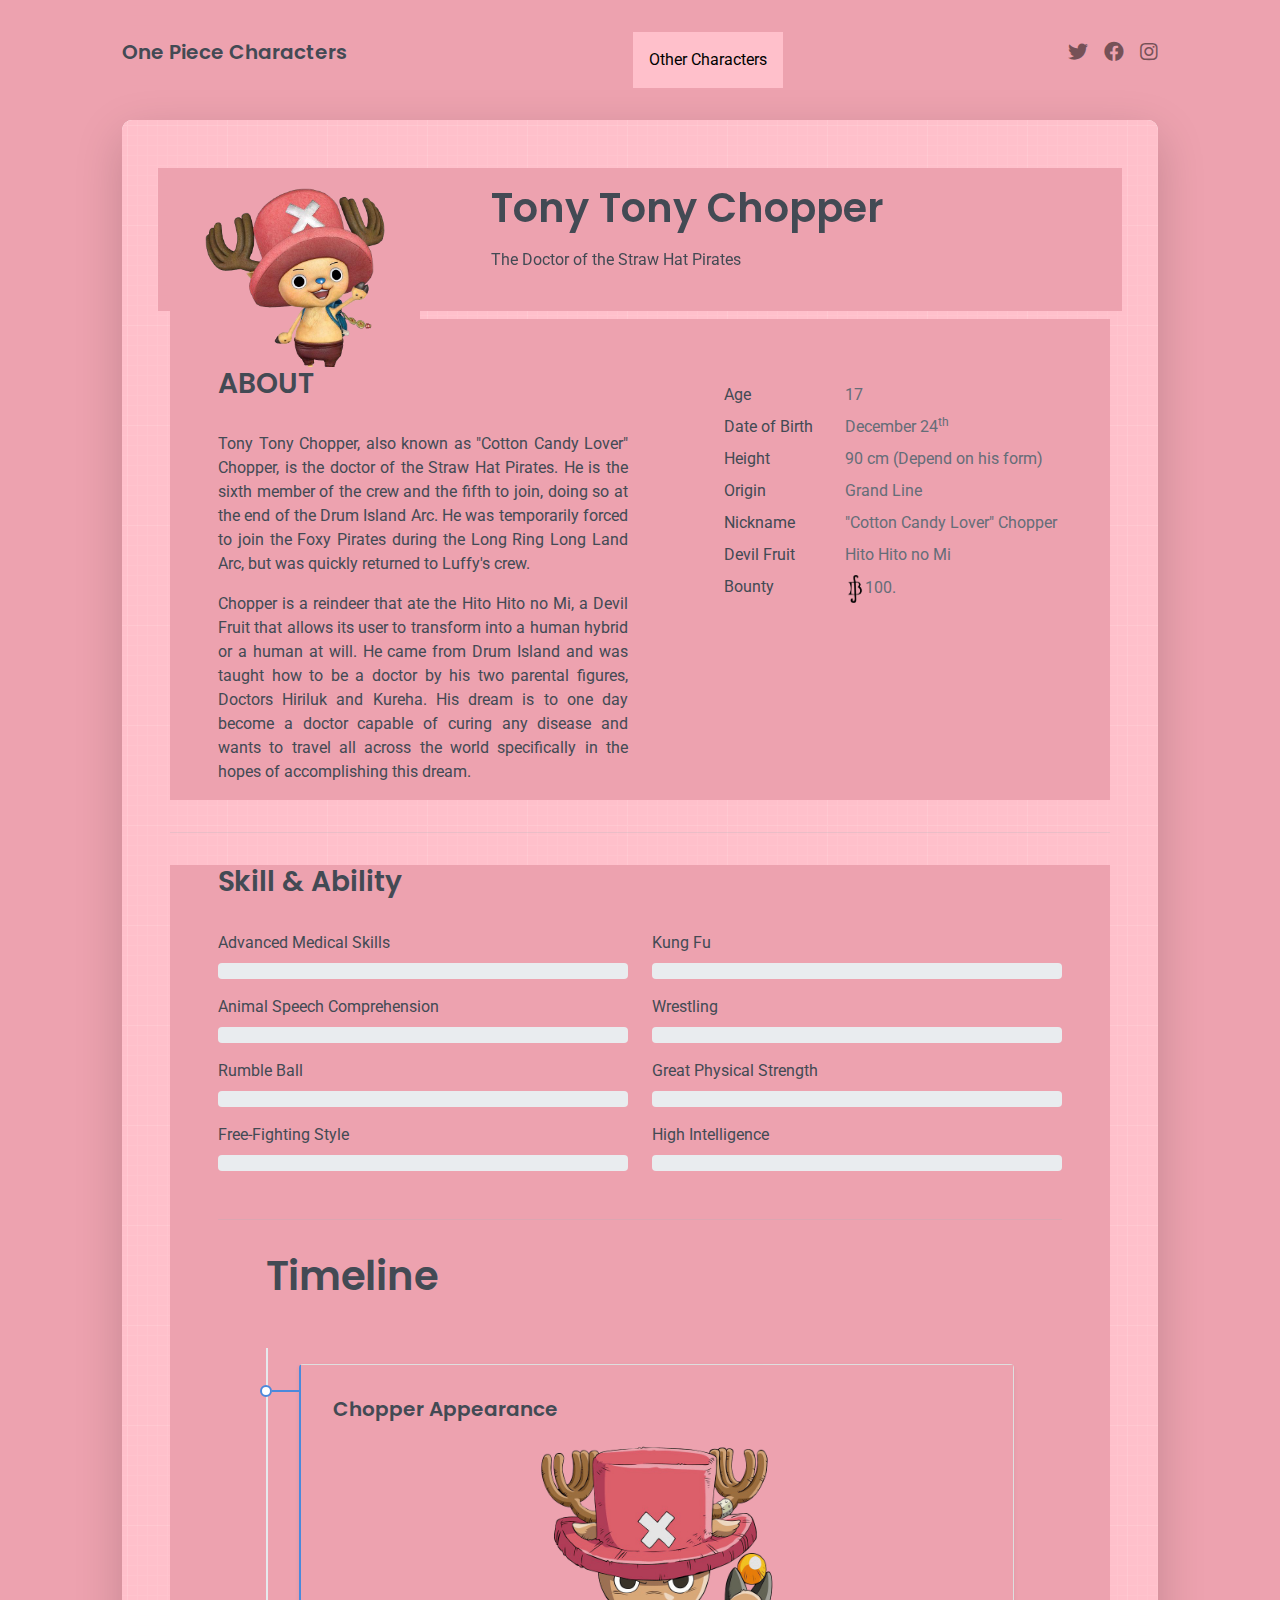
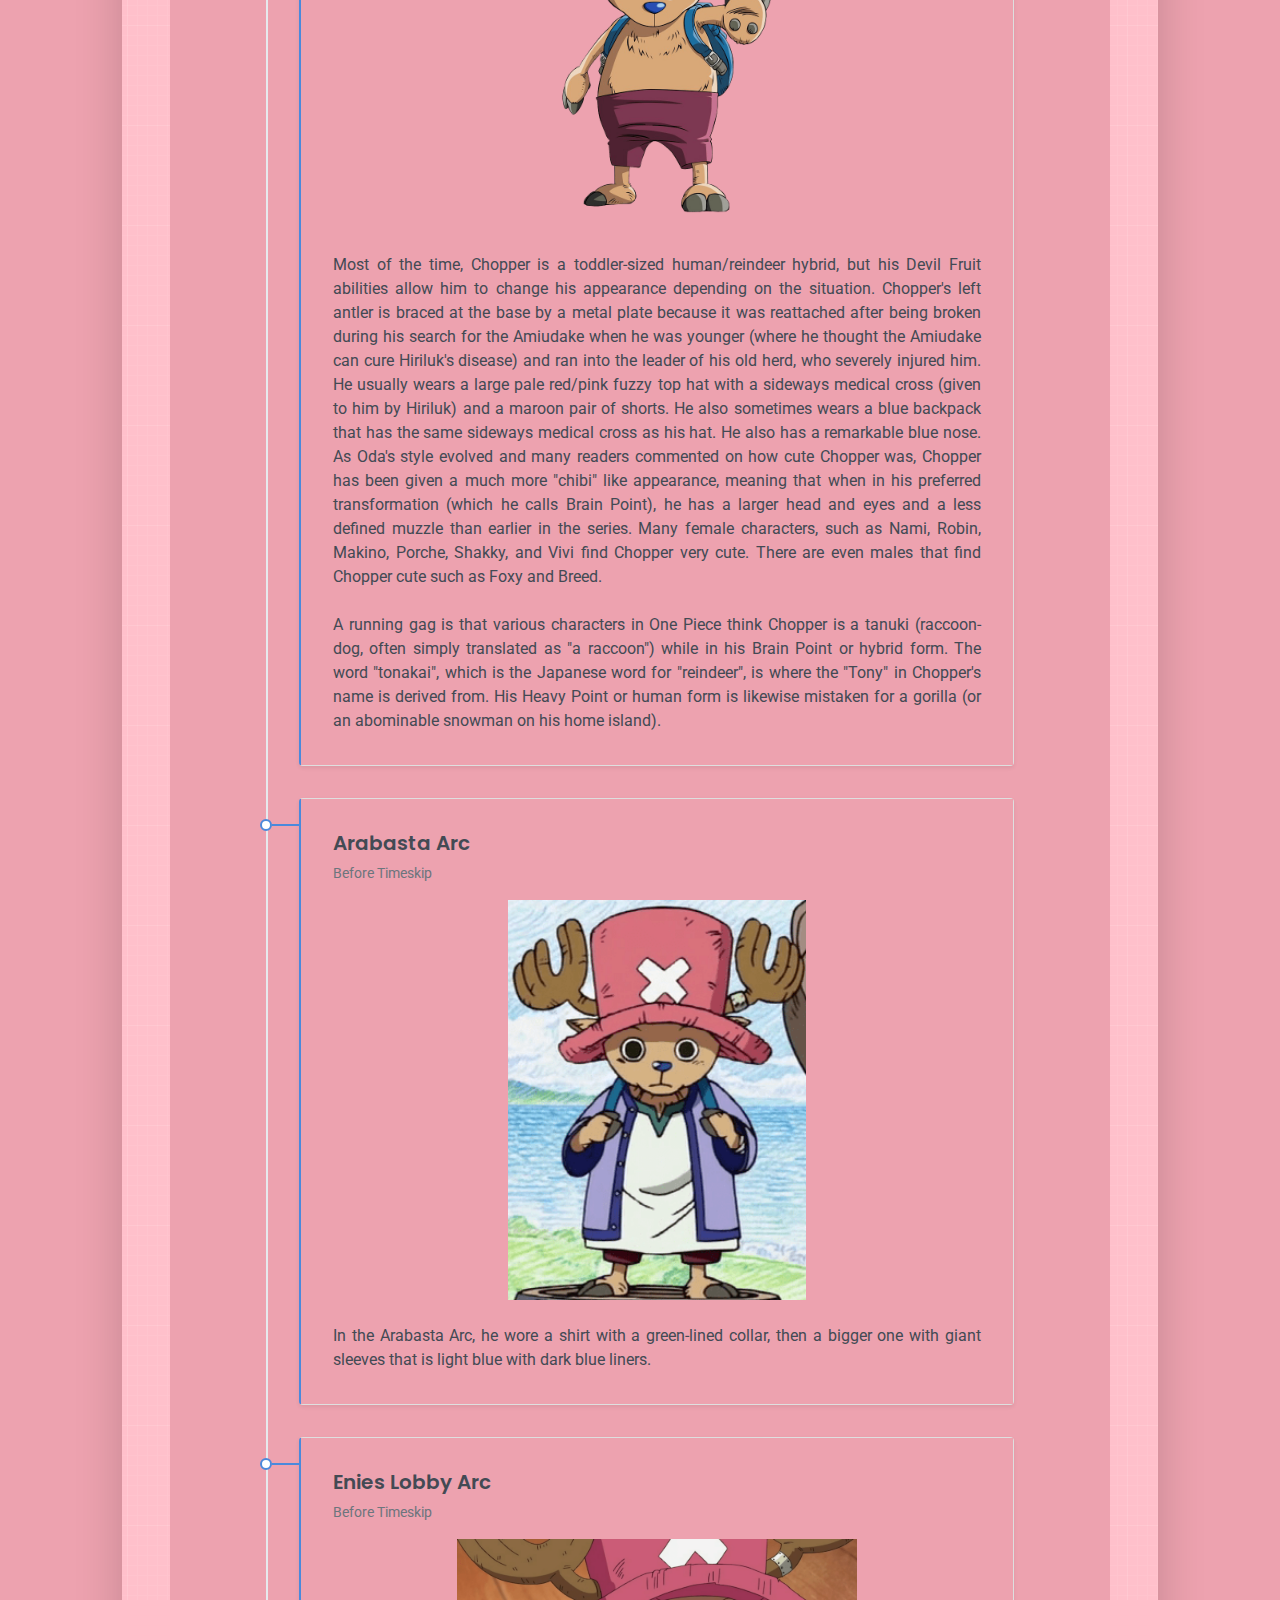
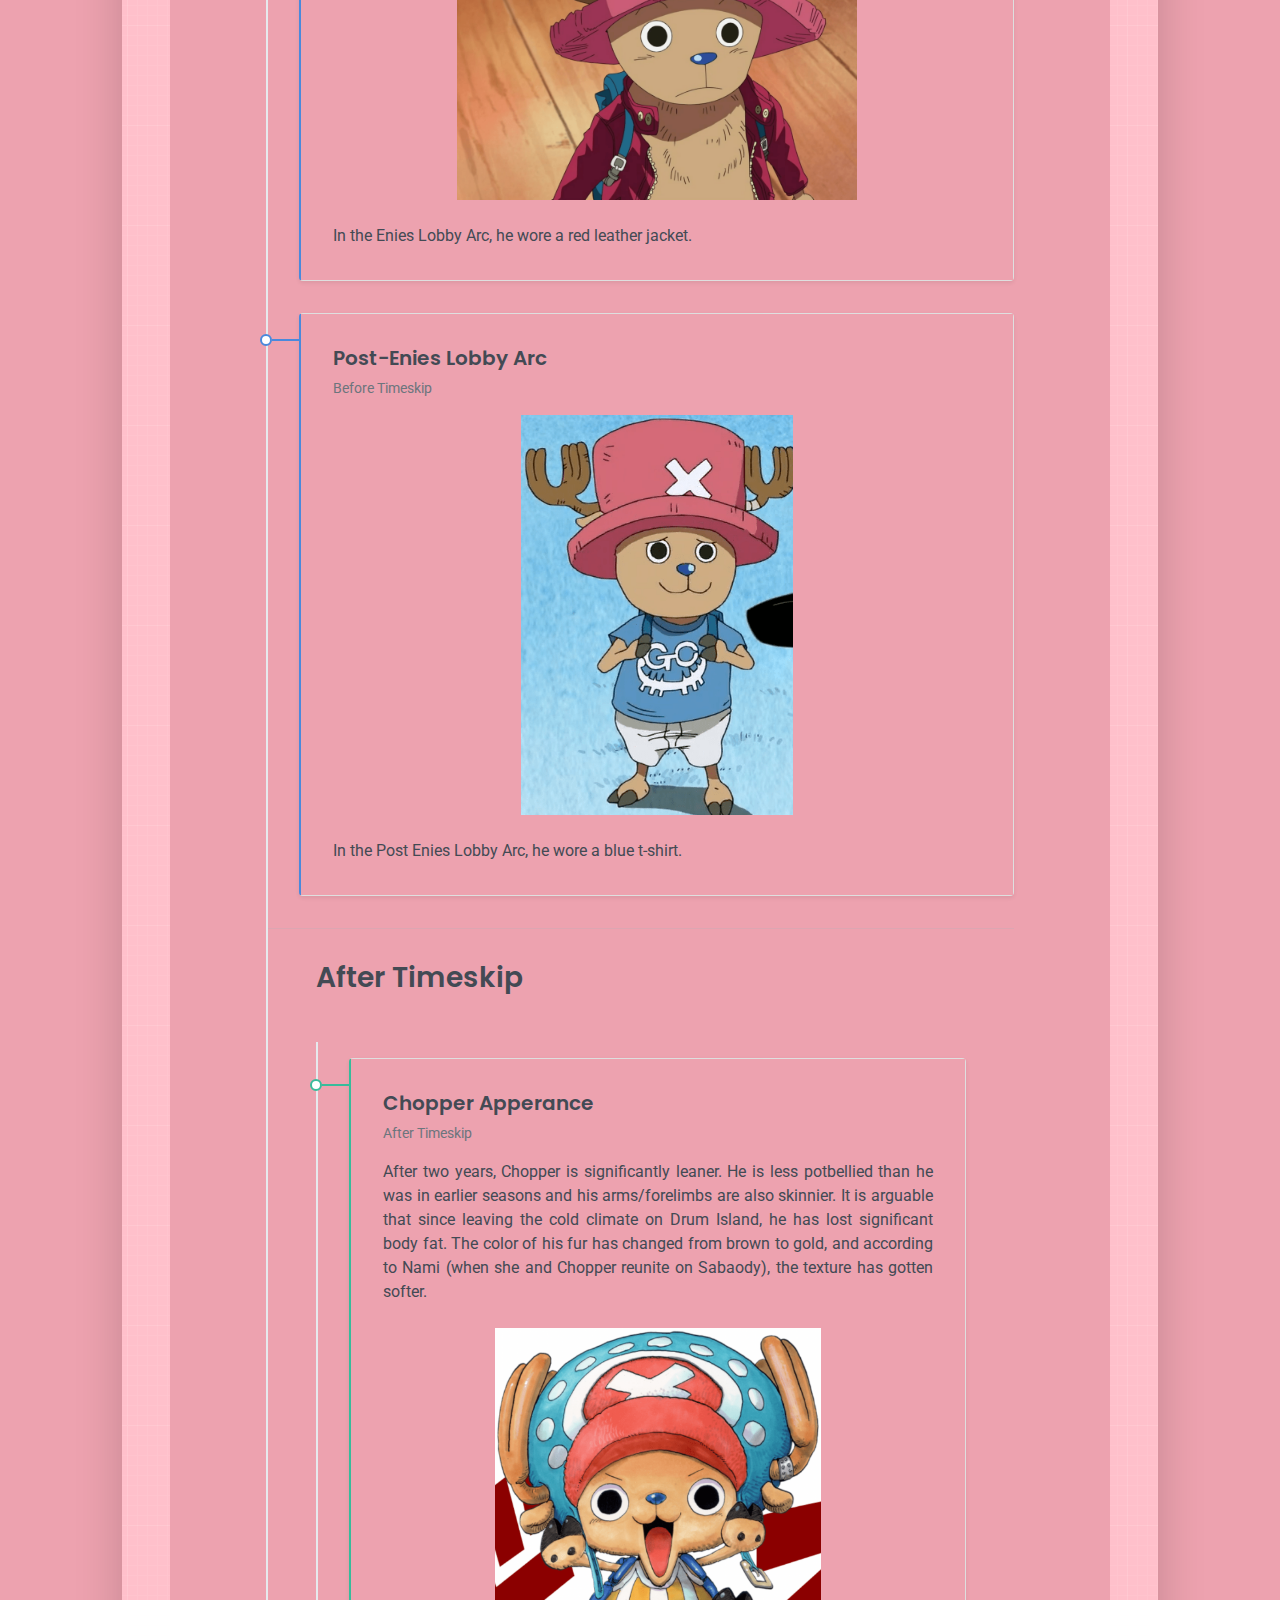
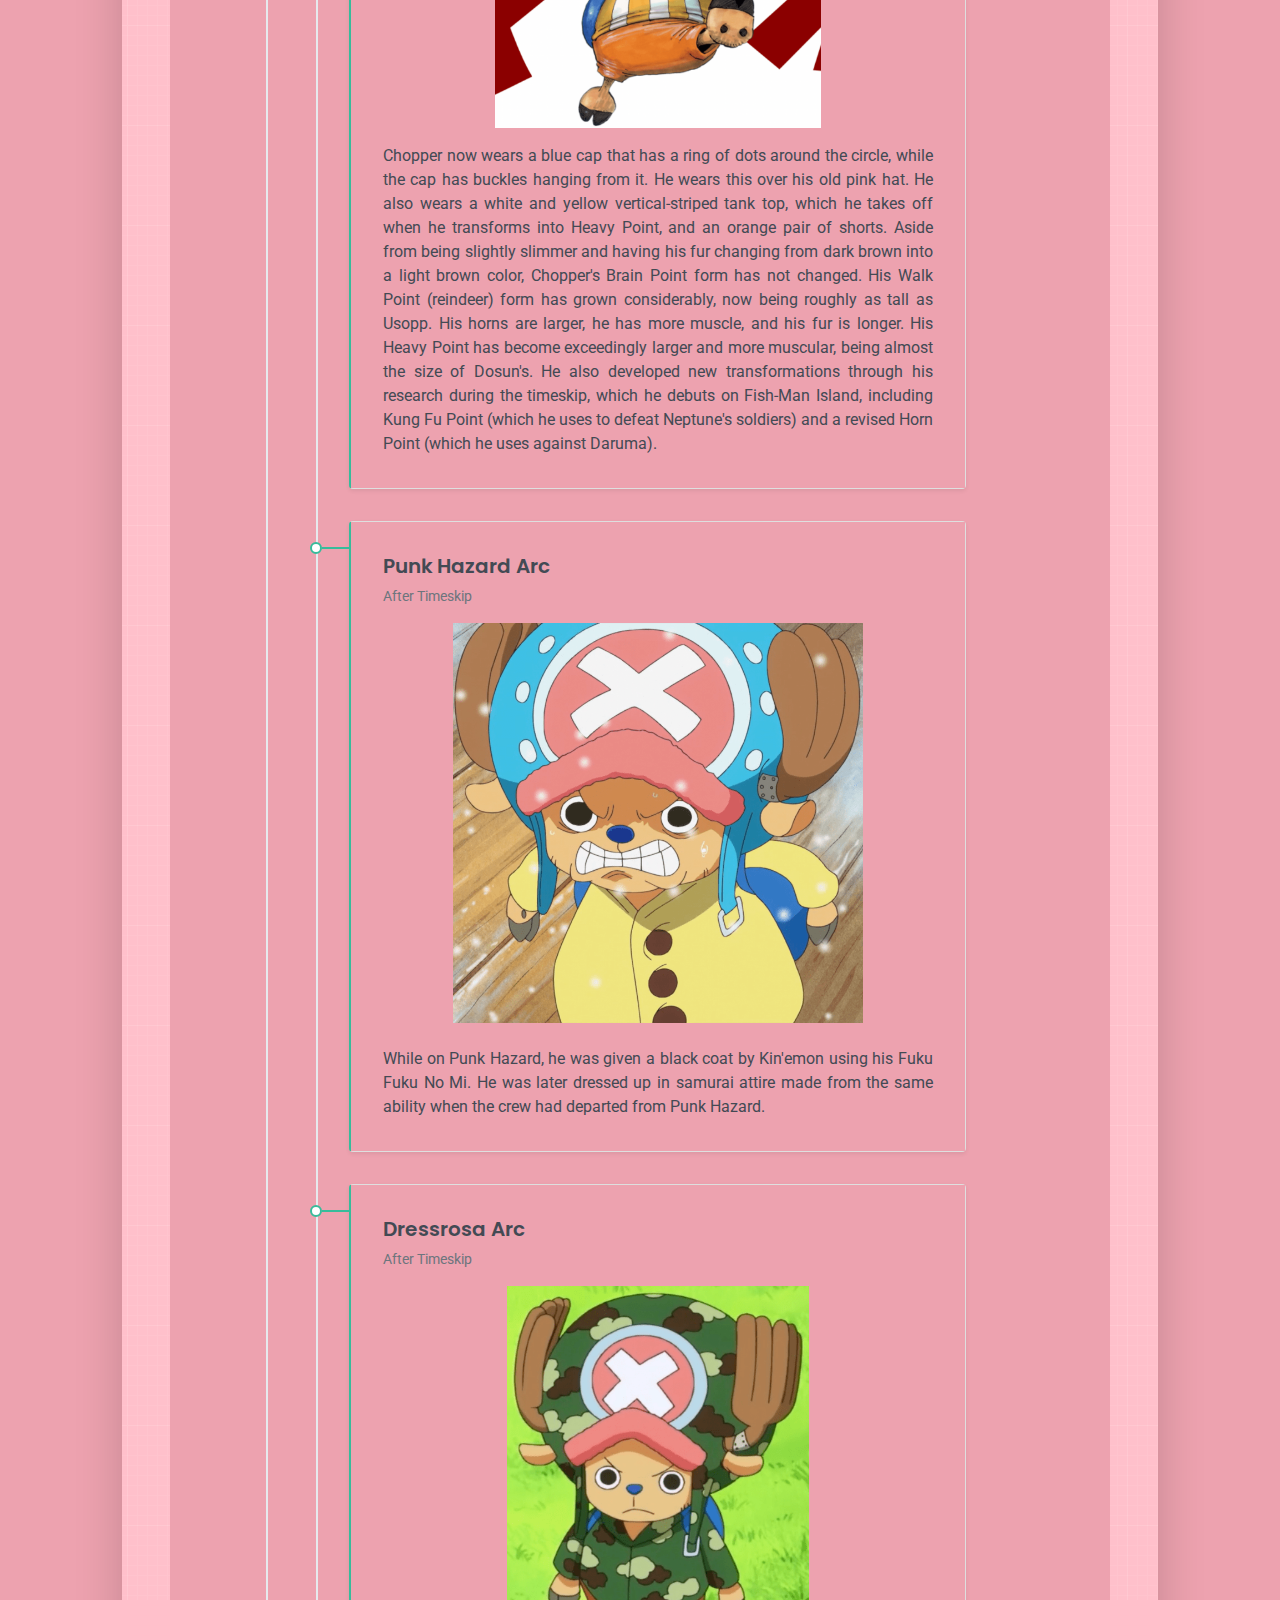
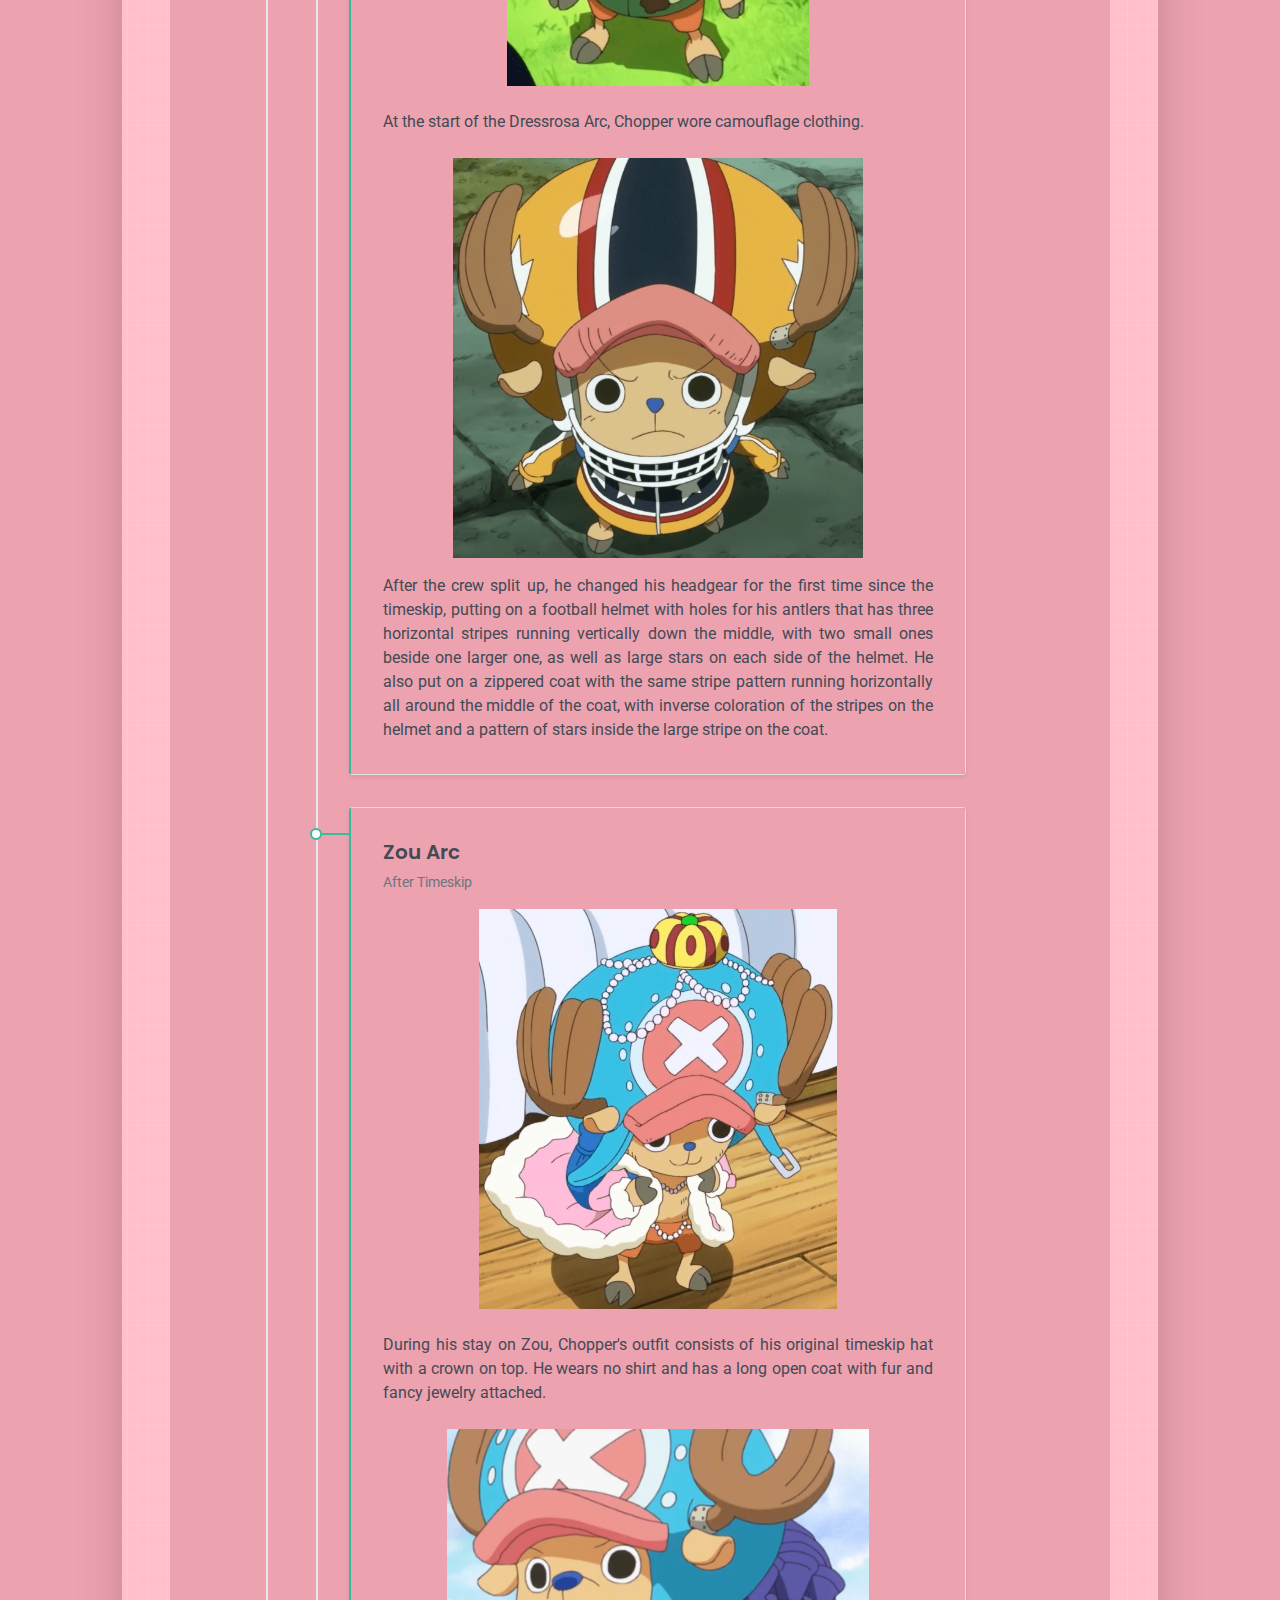
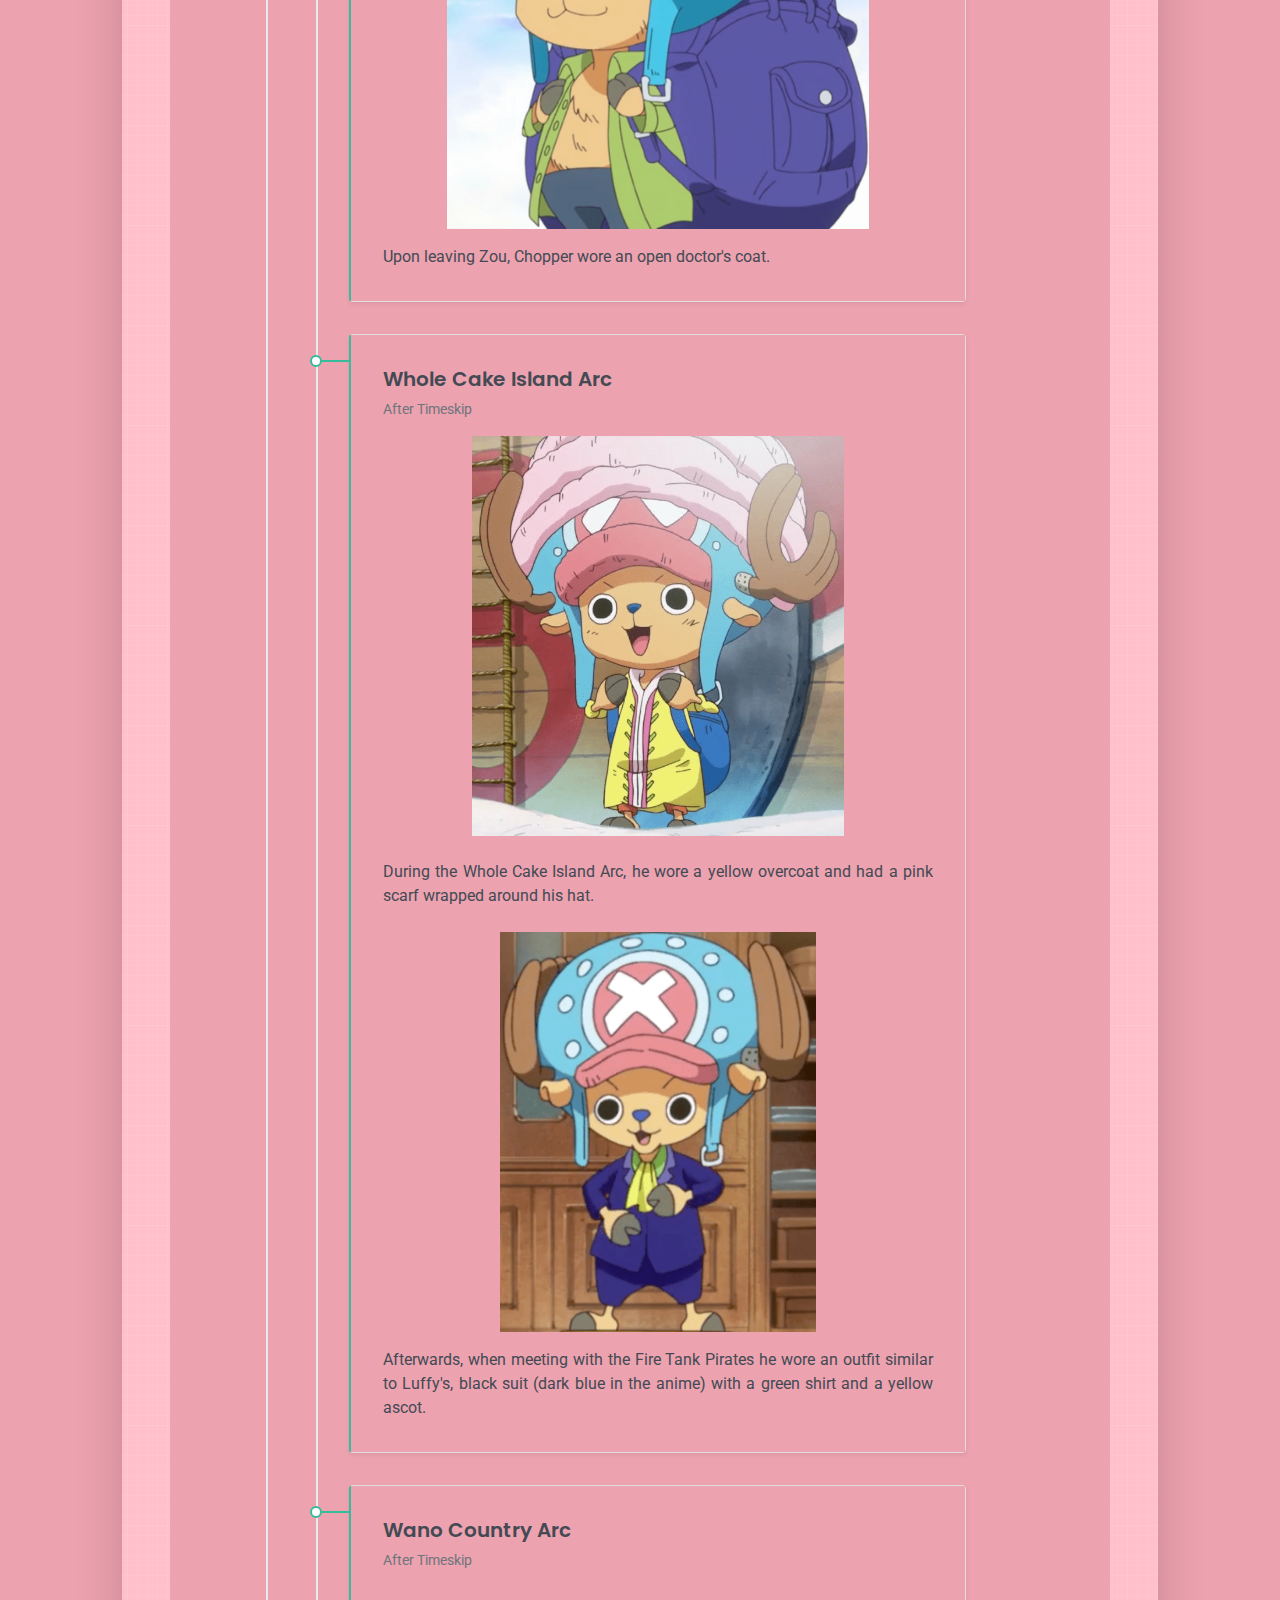
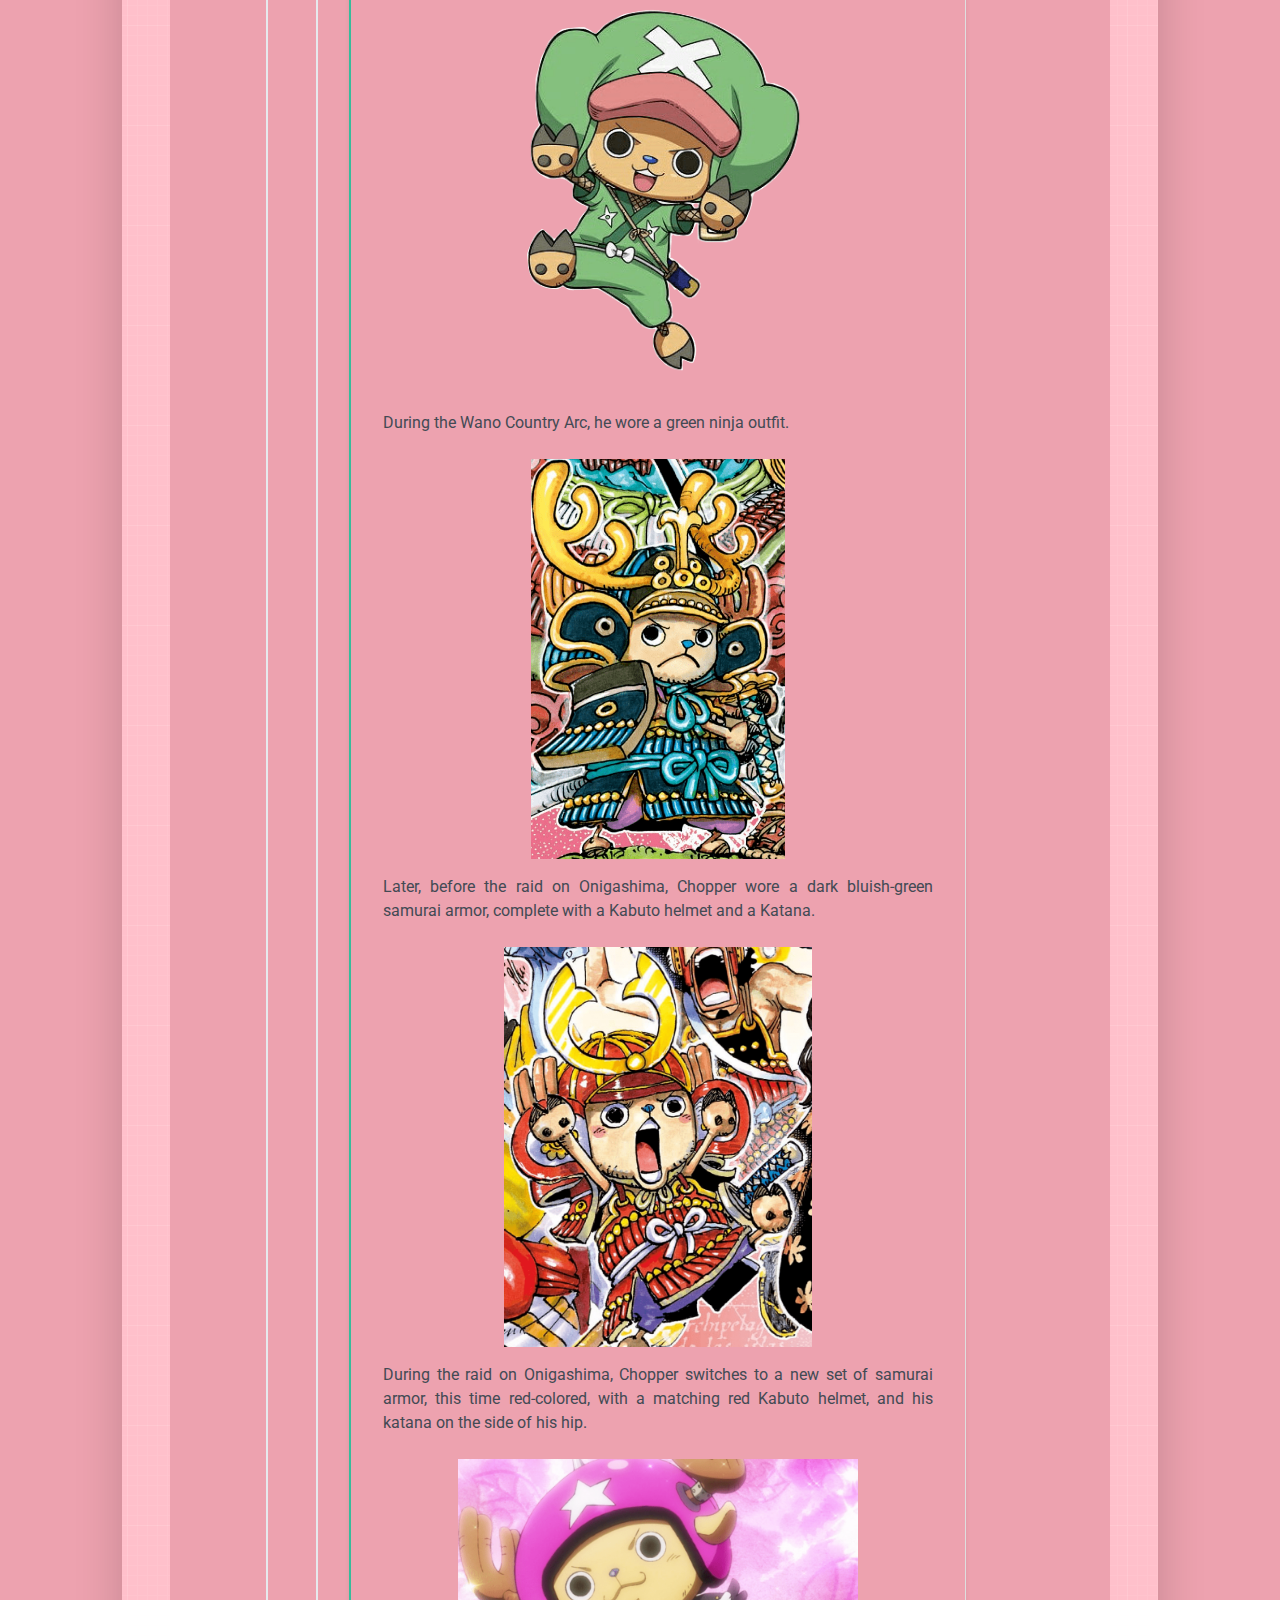
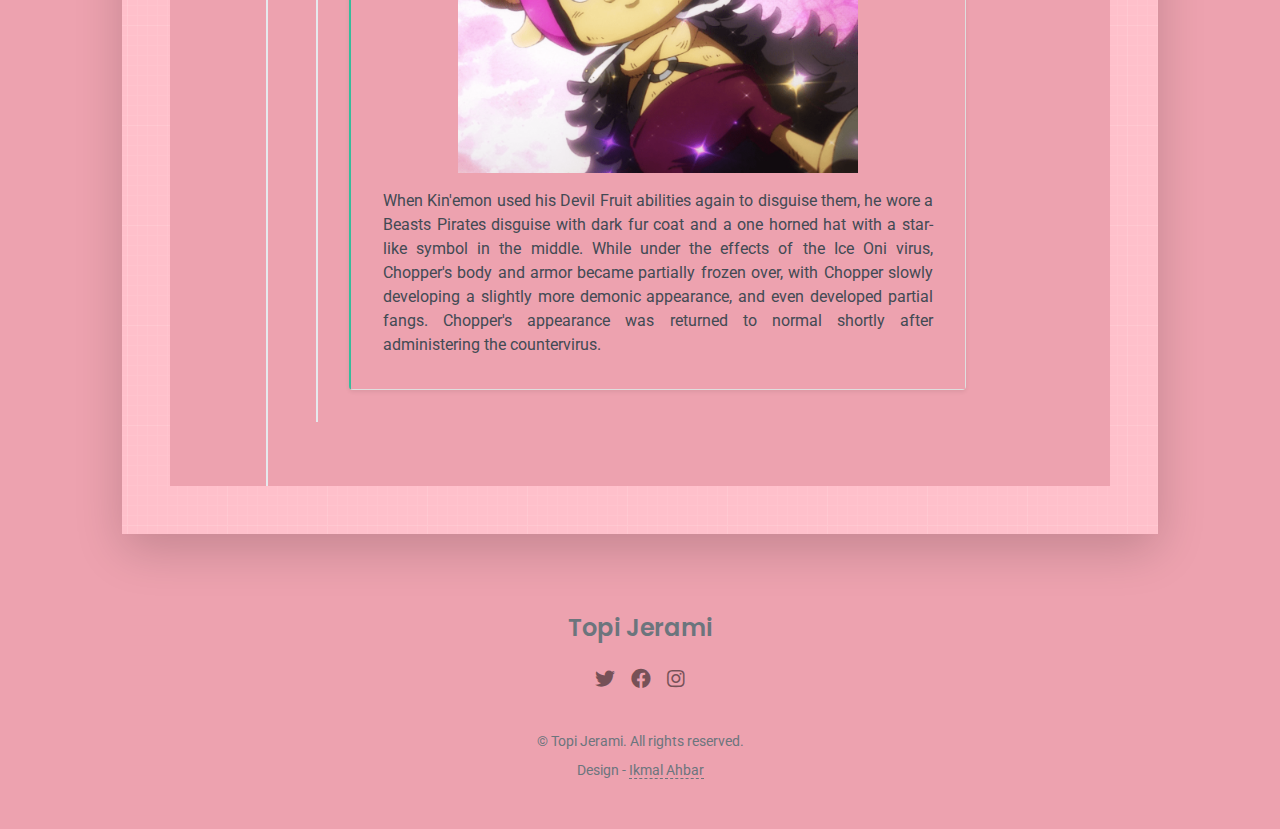
<file: Chopper/Chopper.html>
<!DOCTYPE html>
<html lang="en-US">
  <head>
    <meta charset="UTF-8">
    <meta http-equiv="X-UA-Compatible" content="IE=edge">
    <meta name="viewport" content="width=device-width, initial-scale=1">
    <title>Tony Tony Chopper</title>
    <link rel="preconnect" href="https://fonts.gstatic.com" crossorigin="crossorigin"/>
    <link rel="preload" as="style" href="https://fonts.googleapis.com/css2?family=Poppins:wght@600&amp;family=Roboto:wght@300;400;500;700&amp;display=swap"/>
    <link rel="stylesheet" href="https://fonts.googleapis.com/css2?family=Poppins:wght@600&amp;family=Roboto:wght@300;400;500;700&amp;display=swap" media="print" onload="this.media='all'"/>
    <noscript>
      <link rel="stylesheet" href="https://fonts.googleapis.com/css2?family=Poppins:wght@600&amp;family=Roboto:wght@300;400;500;700&amp;display=swap"/>
    </noscript>
    <link href="css/font-awesome/css/all.min.css?ver=1.2.0" rel="stylesheet">
    <link href="css/bootstrap.min.css?ver=1.2.0" rel="stylesheet">
    <link href="css/aos.css?ver=1.2.0" rel="stylesheet">
    <link href="css/main.css?ver=1.2.0" rel="stylesheet">
    <noscript>
      <style type="text/css">
        [data-aos] {
            opacity: 1 !important;
            transform: translate(0) scale(1) !important;
        }
      </style>
    </noscript>
  </head>
  <body id="top">
    <header class="d-print-none">
      <div class="container text-center text-lg-left">
        <div class="py-3 clearfix">
          <h1 class="site-title mb-0">One Piece Characters</h1>
           <div class="dropdown">
  <button class="dropbtn">Other Characters</button>
  <div class="dropdown-content">
    <a href="../Luffy/Luffy.html">Luffy</a>
    <a href="../Zoro/Zoro.html">Zoro</a>
    <a href="../Nami/Nami.html">Nami</a>
    <a href="../Usopp/Usopp.html">Usopp</a>
    <a href="../Sanji/Sanji.html">Sanji</a>
    <a href="../Robin/Robin.html">Nico Robin</a>
    <a href="../Franky/Franky.html">Franky</a>
    <a href="../Brook/Brook.html">Brook</a>
    <a href="../Jinbe/Jinbe.html">Jinbe</a>
  </div>
</div>
          <div class="site-nav">
            <nav role="navigation">
              <ul class="nav justify-content-center">
                <li class="nav-item"><a class="nav-link" href="https://twitter.com/onepiecedaiiys/status/1483130125218689029?s=12" title="Twitter"><i class="fab fa-twitter"></i><span class="menu-title sr-only">Twitter</span></a>
                </li>
                <li class="nav-item"><a class="nav-link" href="https://www.facebook.com/templateflip" title="Facebook"><i class="fab fa-facebook"></i><span class="menu-title sr-only">Facebook</span></a>
                </li>
                <li class="nav-item"><a class="nav-link" href="https://msng.link/o/?topijeramii=ig" title="Instagram"><i class="fab fa-instagram"></i><span class="menu-title sr-only">Instagram</span></a>
                </li>
              </ul>
            </nav>
          </div>
        </div>
      </div>
    </header>
    <div class="page-content">
      <div class="container">
<div class="cover shadow-lg bg-white">
  <div class="cover-bg p-3 p-lg-4 text-green">
    <div class="row">
      <div class="col-lg-4 col-md-5">
        <div class="avatar hover-effect"><img src="images/Chopper.png" width="180" /></div>
      </div>
      <div class="col-lg-8 col-md-7 text-center text-md-start">
        <h2 class="h1 mt-2" data-aos="fade-left" data-aos-delay="0">Tony Tony Chopper</h2>
        <p data-aos="fade-left" data-aos-delay="100">The Doctor of the Straw Hat Pirates</p>
      </div>
    </div>
  <div align="justify" class="about-section pt-4 px-3 px-lg-4 mt-1">
    <div class="row">
      <div class="col-md-6">
        <h2 class="h3 mb-3">ABOUT</h2>
        <p>Tony Tony Chopper, also known as "Cotton Candy Lover" Chopper, is the doctor of the Straw Hat Pirates. He is the sixth member of the crew and the fifth to join, doing so at the end of the Drum Island Arc. He was temporarily forced to join the Foxy Pirates during the Long Ring Long Land Arc, but was quickly returned to Luffy's crew.
        </p>
        <p>
        Chopper is a reindeer that ate the Hito Hito no Mi, a Devil Fruit that allows its user to transform into a human hybrid or a human at will. He came from Drum Island and was taught how to be a doctor by his two parental figures, Doctors Hiriluk and Kureha. His dream is to one day become a doctor capable of curing any disease and wants to travel all across the world specifically in the hopes of accomplishing this dream.
        </p>
      </div>
      <div class="col-md-5 offset-md-1">
        <div class="row mt-2">
          <div class="col-sm-4">
            <div class="pb-1">Age</div>
          </div>
          <div class="col-sm-8">
            <div class="pb-1 text-secondary">17</div>
          </div>
          <div class="col-sm-4">
            <div class="pb-1">Date of Birth</div>
          </div>
          <div class="col-sm-8">
            <div class="pb-1 text-secondary">December 24<sup>th</sup></div>
          </div>
          <div class="col-sm-4">
            <div class="pb-1">Height</div>
          </div>
          <div class="col-sm-8">
            <div class="pb-1 text-secondary">90 cm (Depend on his form)</div>
          </div>
          <div class="col-sm-4">
            <div class="pb-1">Origin</div>
          </div>
          <div class="col-sm-8">
            <div class="pb-1 text-secondary">Grand Line</div>
          </div>
          <div class="col-sm-4">
            <div class="pb-1">Nickname</div>
          </div>
          <div class="col-sm-8">
            <div class="pb-1 text-secondary">"Cotton Candy Lover" Chopper</div>
          </div>
          <div class="col-sm-4">
            <div class="pb-1">Devil Fruit</div>
          </div>
          <div class="col-sm-8">
            <div class="pb-1 text-secondary">Hito Hito no Mi</div>
          </div>
          <div class="col-sm-4">
            <div class="pb-1">Bounty</div>
          </div>
          <div class="col-sm-8">
            <div class="pb-1 text-secondary"><img src="images/Belly.png" style="width: 20px;">100.</div>
          </div>
        </div>
      </div>
    </div>
  </div>
  <hr class="d-print-none"/>
  <div class="skills-section px-3 px-lg-4">
    <h2 class="h3 mb-3">Skill & Ability</h2>
    <div class="row">
      <div class="col-md-6">
        <div class="mb-2"><span> Advanced Medical Skills</span>
          <div class="progress my-1">
            <div class="progress-bar bg-primary" role="progressbar" data-aos="zoom-in-right" data-aos-delay="100" data-aos-anchor=".skills-section" style="width: 90%" aria-valuenow="90" aria-valuemin="0" aria-valuemax="100"></div>
          </div>
        </div>
        <div class="mb-2"><span>Animal Speech Comprehension</span>
          <div class="progress my-1">
            <div class="progress-bar bg-primary" role="progressbar" data-aos="zoom-in-right" data-aos-delay="200" data-aos-anchor=".skills-section" style="width: 90%" aria-valuenow="85" aria-valuemin="0" aria-valuemax="100"></div>
          </div>
        </div>
        <div class="mb-2"><span>Rumble Ball</span>
          <div class="progress my-1">
            <div class="progress-bar bg-primary" role="progressbar" data-aos="zoom-in-right" data-aos-delay="300" data-aos-anchor=".skills-section" style="width: 75%" aria-valuenow="75" aria-valuemin="0" aria-valuemax="100"></div>
          </div>
        </div>
        <div class="mb-2"><span>Free-Fighting Style</span>
          <div class="progress my-1">
            <div class="progress-bar bg-primary" role="progressbar" data-aos="zoom-in-right" data-aos-delay="300" data-aos-anchor=".skills-section" style="width: 75%" aria-valuenow="75" aria-valuemin="0" aria-valuemax="100"></div>
          </div>
        </div>
      </div>
      <div class="col-md-6">
        <div class="mb-2"><span>Kung Fu</span>
          <div class="progress my-1">
            <div class="progress-bar bg-success" role="progressbar" data-aos="zoom-in-right" data-aos-delay="400" data-aos-anchor=".skills-section" style="width: 80%" aria-valuenow="90" aria-valuemin="0" aria-valuemax="100"></div>
          </div>
        </div>
        <div class="mb-2"><span>Wrestling</span>
          <div class="progress my-1">
            <div class="progress-bar bg-success" role="progressbar" data-aos="zoom-in-right" data-aos-delay="500" data-aos-anchor=".skills-section" style="width: 85%" aria-valuenow="85" aria-valuemin="0" aria-valuemax="100"></div>
          </div>
        </div>
        <div class="mb-2"><span>Great Physical Strength</span>
          <div class="progress my-1">
            <div class="progress-bar bg-success" role="progressbar" data-aos="zoom-in-right" data-aos-delay="600" data-aos-anchor=".skills-section" style="width: 75%" aria-valuenow="75" aria-valuemin="0" aria-valuemax="100"></div>
          </div>
        </div>
        <div class="mb-2"><span>High Intelligence</span>
          <div class="progress my-1">
            <div class="progress-bar bg-success" role="progressbar" data-aos="zoom-in-right" data-aos-delay="600" data-aos-anchor=".skills-section" style="width: 75%" aria-valuenow="75" aria-valuemin="0" aria-valuemax="100"></div>
          </div> 
      </div>
    </div>
  </div>
  <hr class="d-print-none"/>
  <div align="justify" class="work-experience-section px-3 px-lg-4">
    <h1 class="h1 mb-4">Timeline</h1>
    <div class="timeline">
      <div class="timeline-card timeline-card-primary card shadow-sm">
        <div class="card-body">
          <div class="h5 mb-1">Chopper Appearance</span></div>
          <div align="center"><img src="images/Arc/Chopper Before Timeskip.png" height="400"></div><br>
          <div>Most of the time, Chopper is a toddler-sized human/reindeer hybrid, but his Devil Fruit abilities allow him to change his appearance depending on the situation. Chopper's left antler is braced at the base by a metal plate because it was reattached after being broken during his search for the Amiudake when he was younger (where he thought the Amiudake can cure Hiriluk's disease) and ran into the leader of his old herd, who severely injured him. He usually wears a large pale red/pink fuzzy top hat with a sideways medical cross (given to him by Hiriluk) and a maroon pair of shorts. He also sometimes wears a blue backpack that has the same sideways medical cross as his hat. He also has a remarkable blue nose. As Oda's style evolved and many readers commented on how cute Chopper was, Chopper has been given a much more "chibi" like appearance, meaning that when in his preferred transformation (which he calls Brain Point), he has a larger head and eyes and a less defined muzzle than earlier in the series. Many female characters, such as Nami, Robin, Makino, Porche, Shakky, and Vivi find Chopper very cute. There are even males that find Chopper cute such as Foxy and Breed.
          <br><br>
          A running gag is that various characters in One Piece think Chopper is a tanuki (raccoon-dog, often simply translated as "a raccoon") while in his Brain Point or hybrid form. The word "tonakai", which is the Japanese word for "reindeer", is where the "Tony" in Chopper's name is derived from. His Heavy Point or human form is likewise mistaken for a gorilla (or an abominable snowman on his home island).
          
          </div>
        </div>
      </div>
     <div class="timeline-card timeline-card-primary card shadow-sm">
        <div class="card-body">
          <div class="h5 mb-1">Arabasta Arc</div>
          <div class="text-muted text-small mb-2">Before Timeskip</div>
          <div align="center"><img src="images/Arc/Chopper Arabasta.png" height="400"></div><br>
          <div>In the Arabasta Arc, he wore a shirt with a green-lined collar, then a bigger one with giant sleeves that is light blue with dark blue liners.</div>
        </div>
  </div>
  <div class="timeline-card timeline-card-primary card shadow-sm">
        <div class="card-body">
          <div class="h5 mb-1">Enies Lobby Arc</div>
          <div class="text-muted text-small mb-2">Before Timeskip</div>
          <div align="center"><img src="images/Arc/Chopper Enies Lobby.png" width="400"></div><br>
          <div>In the Enies Lobby Arc, he wore a red leather jacket.</div>
        </div>
      </div>
      <div class="timeline-card timeline-card-primary card shadow-sm">
        <div class="card-body">
          <div class="h5 mb-1">Post-Enies Lobby Arc</div>
          <div class="text-muted text-small mb-2">Before Timeskip</div>
          <div align="center"><img src="images/Arc/Chopper Post Enies Lobby.png" height="400"></div><br>
          <div>In the Post Enies Lobby Arc, he wore a blue t-shirt.</div>
        </div>
      </div>
  <hr class="d-print-none"/>
  <div class="page-break"></div>
  <div class="education-section px-3 px-lg-4 pb-4">
    <h2 class="h3 mb-4">After Timeskip</h2>
    <div class="timeline">
      <div class="timeline-card timeline-card-success card shadow-sm">
        <div class="card-body">
          <div class="h5 mb-1">Chopper Apperance</div>
          <div class="text-muted text-small mb-2">After Timeskip</div>
          <div>After two years, Chopper is significantly leaner. He is less potbellied than he was in earlier seasons and his arms/forelimbs are also skinnier. It is arguable that since leaving the cold climate on Drum Island, he has lost significant body fat. The color of his fur has changed from brown to gold, and according to Nami (when she and Chopper reunite on Sabaody), the texture has gotten softer.
          <br><br>
          <p align="center"><img src="images/Arc/Chopper After Timeskip.png" height="400"></p>
          Chopper now wears a blue cap that has a ring of dots around the circle, while the cap has buckles hanging from it. He wears this over his old pink hat. He also wears a white and yellow vertical-striped tank top, which he takes off when he transforms into Heavy Point, and an orange pair of shorts. Aside from being slightly slimmer and having his fur changing from dark brown into a light brown color, Chopper's Brain Point form has not changed. His Walk Point (reindeer) form has grown considerably, now being roughly as tall as Usopp. His horns are larger, he has more muscle, and his fur is longer. His Heavy Point has become exceedingly larger and more muscular, being almost the size of Dosun's. He also developed new transformations through his research during the timeskip, which he debuts on Fish-Man Island, including Kung Fu Point (which he uses to defeat Neptune's soldiers) and a revised Horn Point (which he uses against Daruma).
          </div>
        </div>
      </div>
      <div class="timeline-card timeline-card-success card shadow-sm">
        <div class="card-body">
          <div class="h5 mb-1">Punk Hazard Arc</div>
          <div class="text-muted text-small mb-2">After Timeskip</div>
          <div align="center"><img src="images/Arc/Chopper Punk Hazard.png" height="400"></div><br>
          <div>While on Punk Hazard, he was given a black coat by Kin'emon using his Fuku Fuku No Mi. He was later dressed up in samurai attire made from the same ability when the crew had departed from Punk Hazard.</div>
        </div>
      </div>
      <div class="timeline-card timeline-card-success card shadow-sm">
        <div class="card-body">
          <div class="h5 mb-1">Dressrosa Arc</div>
          <div class="text-muted text-small mb-2">After Timeskip</div>
          <div align="center"><img src="images/Arc/Chopper Dressrosa.png" height="400"></div><br>
          <div>At the start of the Dressrosa Arc, Chopper wore camouflage clothing.<br><br>
          <p align="center"><img src="images/Arc/Chopper Dressrosa 2.png" height="400"></p> 
          After the crew split up, he changed his headgear for the first time since the timeskip, putting on a football helmet with holes for his antlers that has three horizontal stripes running vertically down the middle, with two small ones beside one larger one, as well as large stars on each side of the helmet. He also put on a zippered coat with the same stripe pattern running horizontally all around the middle of the coat, with inverse coloration of the stripes on the helmet and a pattern of stars inside the large stripe on the coat.</div>
        </div>
      </div>
       <div class="timeline-card timeline-card-success card shadow-sm">
        <div class="card-body">
          <div class="h5 mb-1">Zou Arc</div>
          <div class="text-muted text-small mb-2">After Timeskip</div>
          <div align="center"><img src="images/Arc/Chopper Zou.png" height="400"></div><br>
          <div>During his stay on Zou, Chopper's outfit consists of his original timeskip hat with a crown on top. He wears no shirt and has a long open coat with fur and fancy jewelry attached. <br><br>
          <p align="center"><img src="images/Arc/Chopper Zou 2.png" height="400"></p> 
          Upon leaving Zou, Chopper wore an open doctor's coat.</div>
        </div>
      </div>
      <div class="timeline-card timeline-card-success card shadow-sm">
        <div class="card-body">
          <div class="h5 mb-1">Whole Cake Island Arc</div>
          <div class="text-muted text-small mb-2">After Timeskip</div>
          <div align="center"><img src="images/Arc/Chopper Whole Cake Island.png" height="400"></div><br>
          <div>During the Whole Cake Island Arc, he wore a yellow overcoat and had a pink scarf wrapped around his hat. <br><br>
          <p align="center"><img src="images/Arc/Chopper Whole Cake Island 2.png" height="400"></p> 
          Afterwards, when meeting with the Fire Tank Pirates he wore an outfit similar to Luffy's, black suit (dark blue in the anime) with a green shirt and a yellow ascot.</div>
        </div>
      </div>
      <div class="timeline-card timeline-card-success card shadow-sm">
        <div class="card-body">
          <div class="h5 mb-1">Wano Country Arc</div>
          <div class="text-muted text-small mb-2">After Timeskip</div>
          <div align="center"><img src="images/Arc/Chopper Wano.png" height="400"></div><br>
          <div> During the Wano Country Arc, he wore a green ninja outfit. <br><br>
          <p align="center"><img src="images/Arc/Chopper Wano 2.png" height="400"></p>
          Later, before the raid on Onigashima, Chopper wore a dark bluish-green samurai armor, complete with a Kabuto helmet and a Katana.
          <br><br>
          <p align="center"><img src="images/Arc/Chopper Wano 3.png" height="400"></p>
          During the raid on Onigashima, Chopper switches to a new set of samurai armor, this time red-colored, with a matching red Kabuto helmet, and his katana on the side of his hip. <br><br>
          <p align="center"><img src="images/Arc/Chopper Wano 4.png" width="400"></p>
          When Kin'emon used his Devil Fruit abilities again to disguise them, he wore a Beasts Pirates disguise with dark fur coat and a one horned hat with a star-like symbol in the middle. While under the effects of the Ice Oni virus, Chopper's body and armor became partially frozen over, with Chopper slowly developing a slightly more demonic appearance, and even developed partial fangs. Chopper's appearance was returned to normal shortly after administering the countervirus.
          </div>
        </div>
      </div>
      </div>
      <div class="col d-none d-print-block">
        <div class="mt-2">
          <div>
            <div class="mb-2">
              <div class="text-dark"><i class="fab fa-twitter mr-1"></i><span>https://twitter.com/templateflip</span>
              </div>
            </div>
            <div class="mb-2">
              <div class="text-dark"><i class="fab fa-facebook mr-1"></i><span>https://www.facebook.com/templateflip</span>
              </div>
            </div>
            <div class="mb-2">
              <div class="text-dark"><i class="fab fa-instagram mr-1"></i><span>https://www.instagram.com/templateflip</span>
              </div>
            </div>
            </div>
          </div>
        </div>
      </div>
    </div>
  </div>
</div></div>
    </div>
    <footer class="pt-4 pb-4 text-muted text-center d-print-none">
      <div class="container">
        <div class="my-3">
          <div class="h4">Topi Jerami</div>
          <div class="footer-nav">
            <nav role="navigation">
              <ul class="nav justify-content-center">
                <li class="nav-item"><a class="nav-link" href="https://twitter.com/onepiecedaiiys/status/1483130125218689029?s=12" title="Twitter"><i class="fab fa-twitter"></i><span class="menu-title sr-only">Twitter</span></a>
                </li>
                <li class="nav-item"><a class="nav-link" href="https://www.facebook.com/templateflip" title="Facebook"><i class="fab fa-facebook"></i><span class="menu-title sr-only">Facebook</span></a>
                </li>
                <li class="nav-item"><a class="nav-link" href="https://msng.link/o/?topijeramii=ig" title="Instagram"><i class="fab fa-instagram"></i><span class="menu-title sr-only">Instagram</span></a>
                </li>
              </ul>
            </nav>
          </div>
        </div>
        <div class="text-small">
          <div class="mb-1">&copy; Topi Jerami. All rights reserved.</div>
          <div>Design - <a href="https://msng.link/o/?ikmal_rezz=ig" target="_blank">Ikmal Ahbar</a></div>
        </div>
      </div>
    </footer>
    <script src="scripts/bootstrap.bundle.min.js?ver=1.2.0"></script>
    <script src="scripts/aos.js?ver=1.2.0"></script>
    <script src="scripts/main.js?ver=1.2.0"></script>
  </body>
</html>
</file>
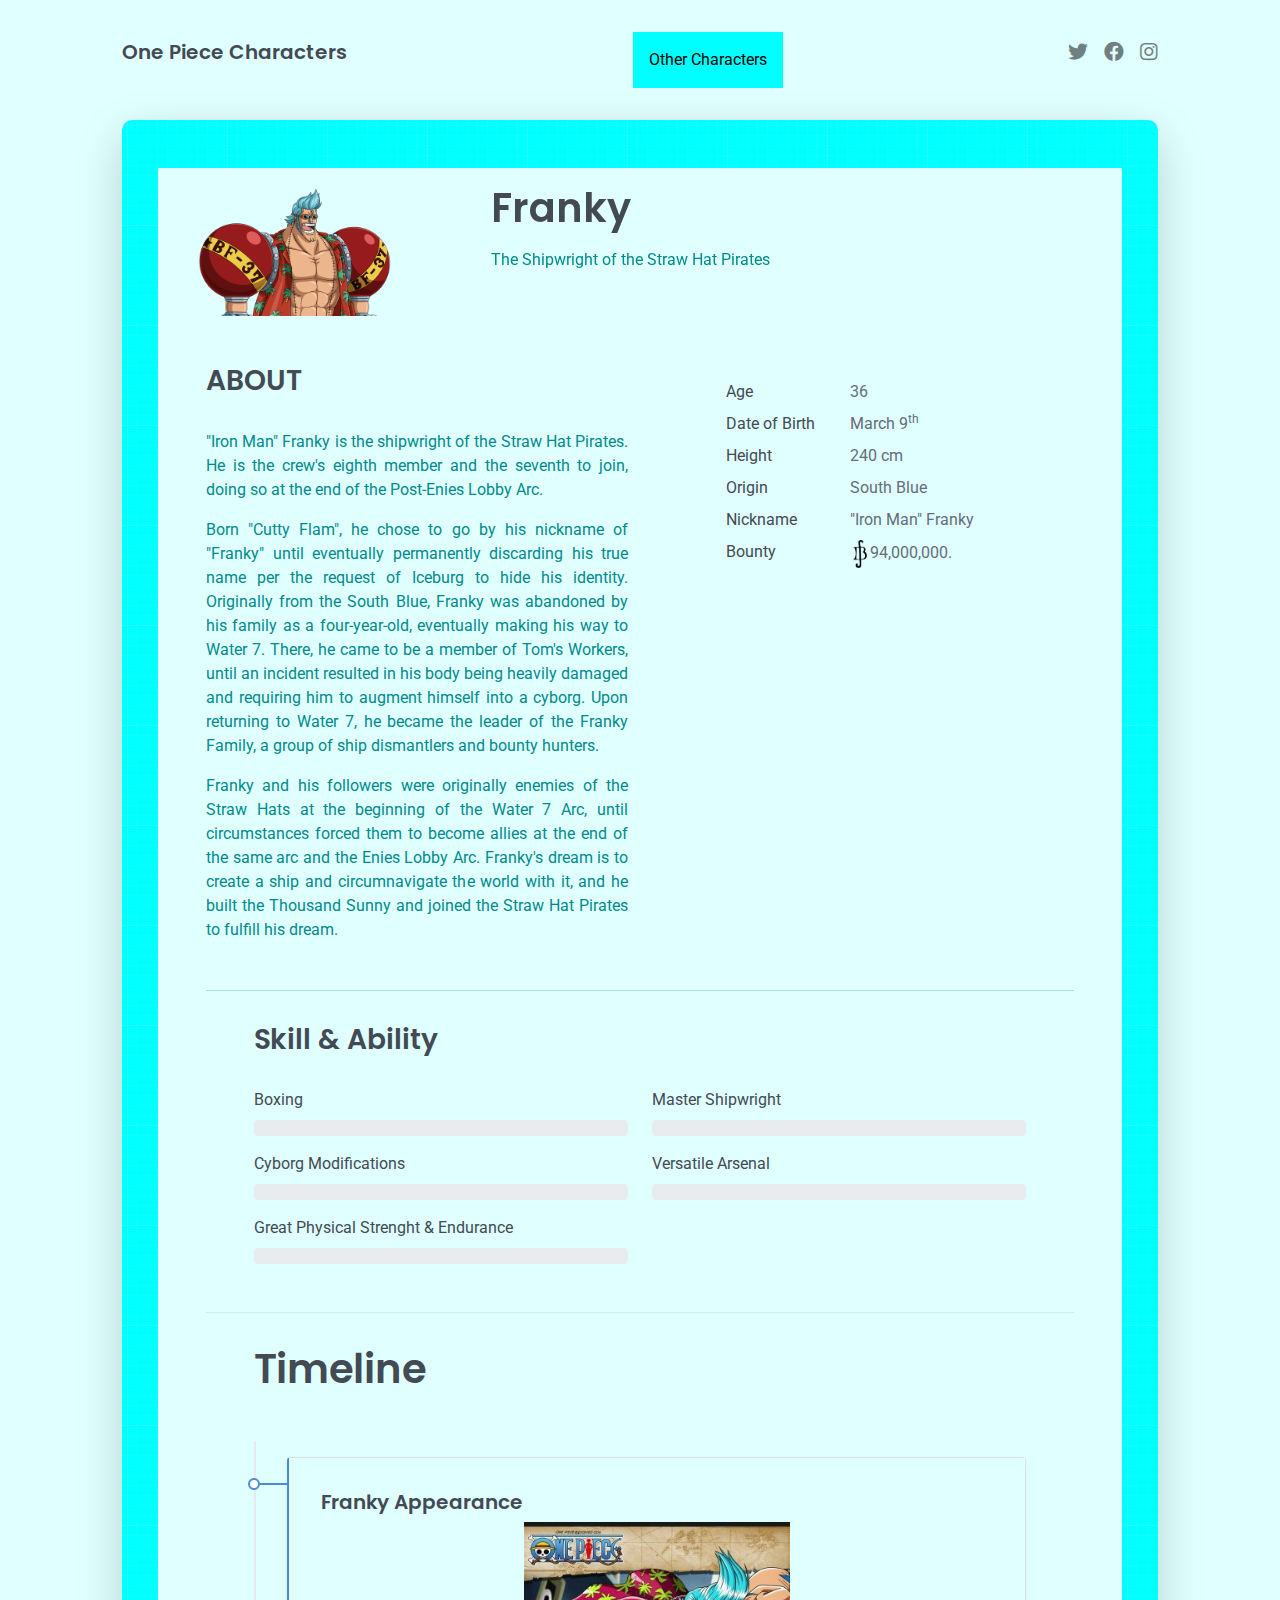
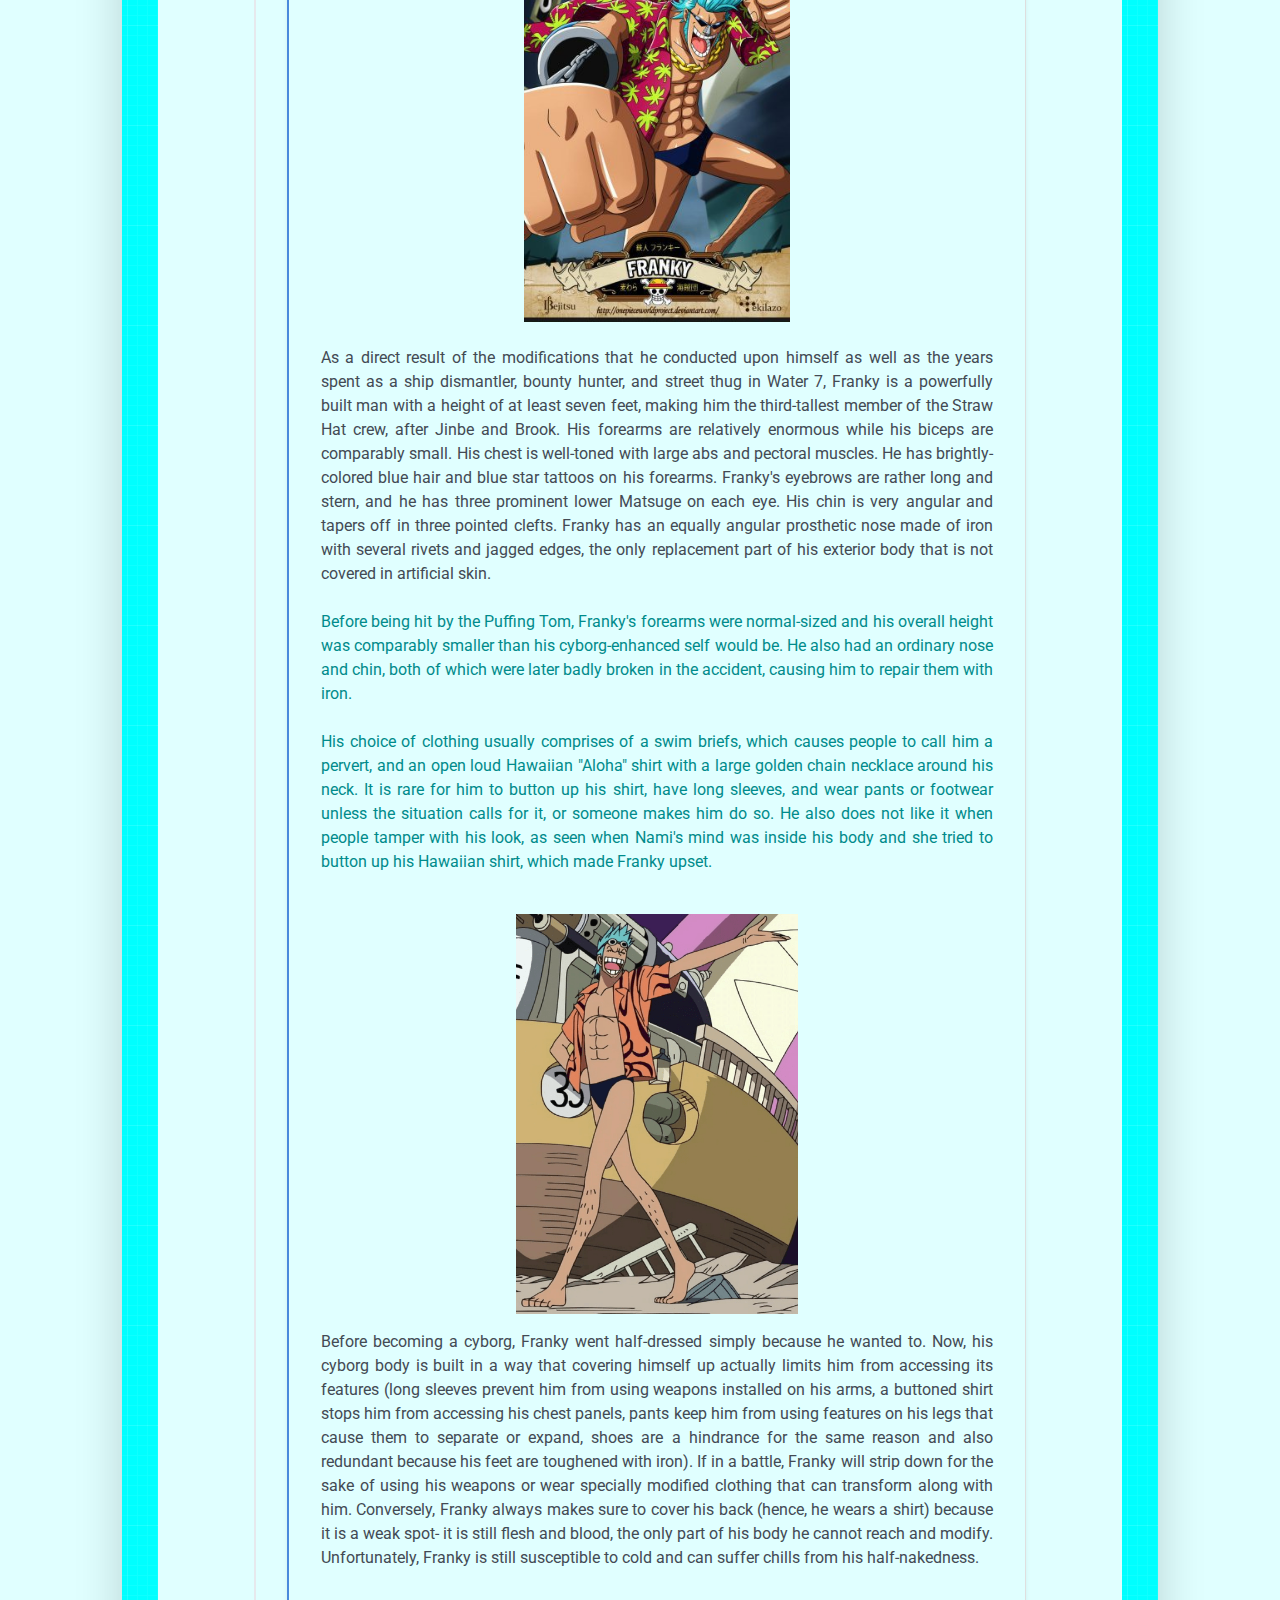
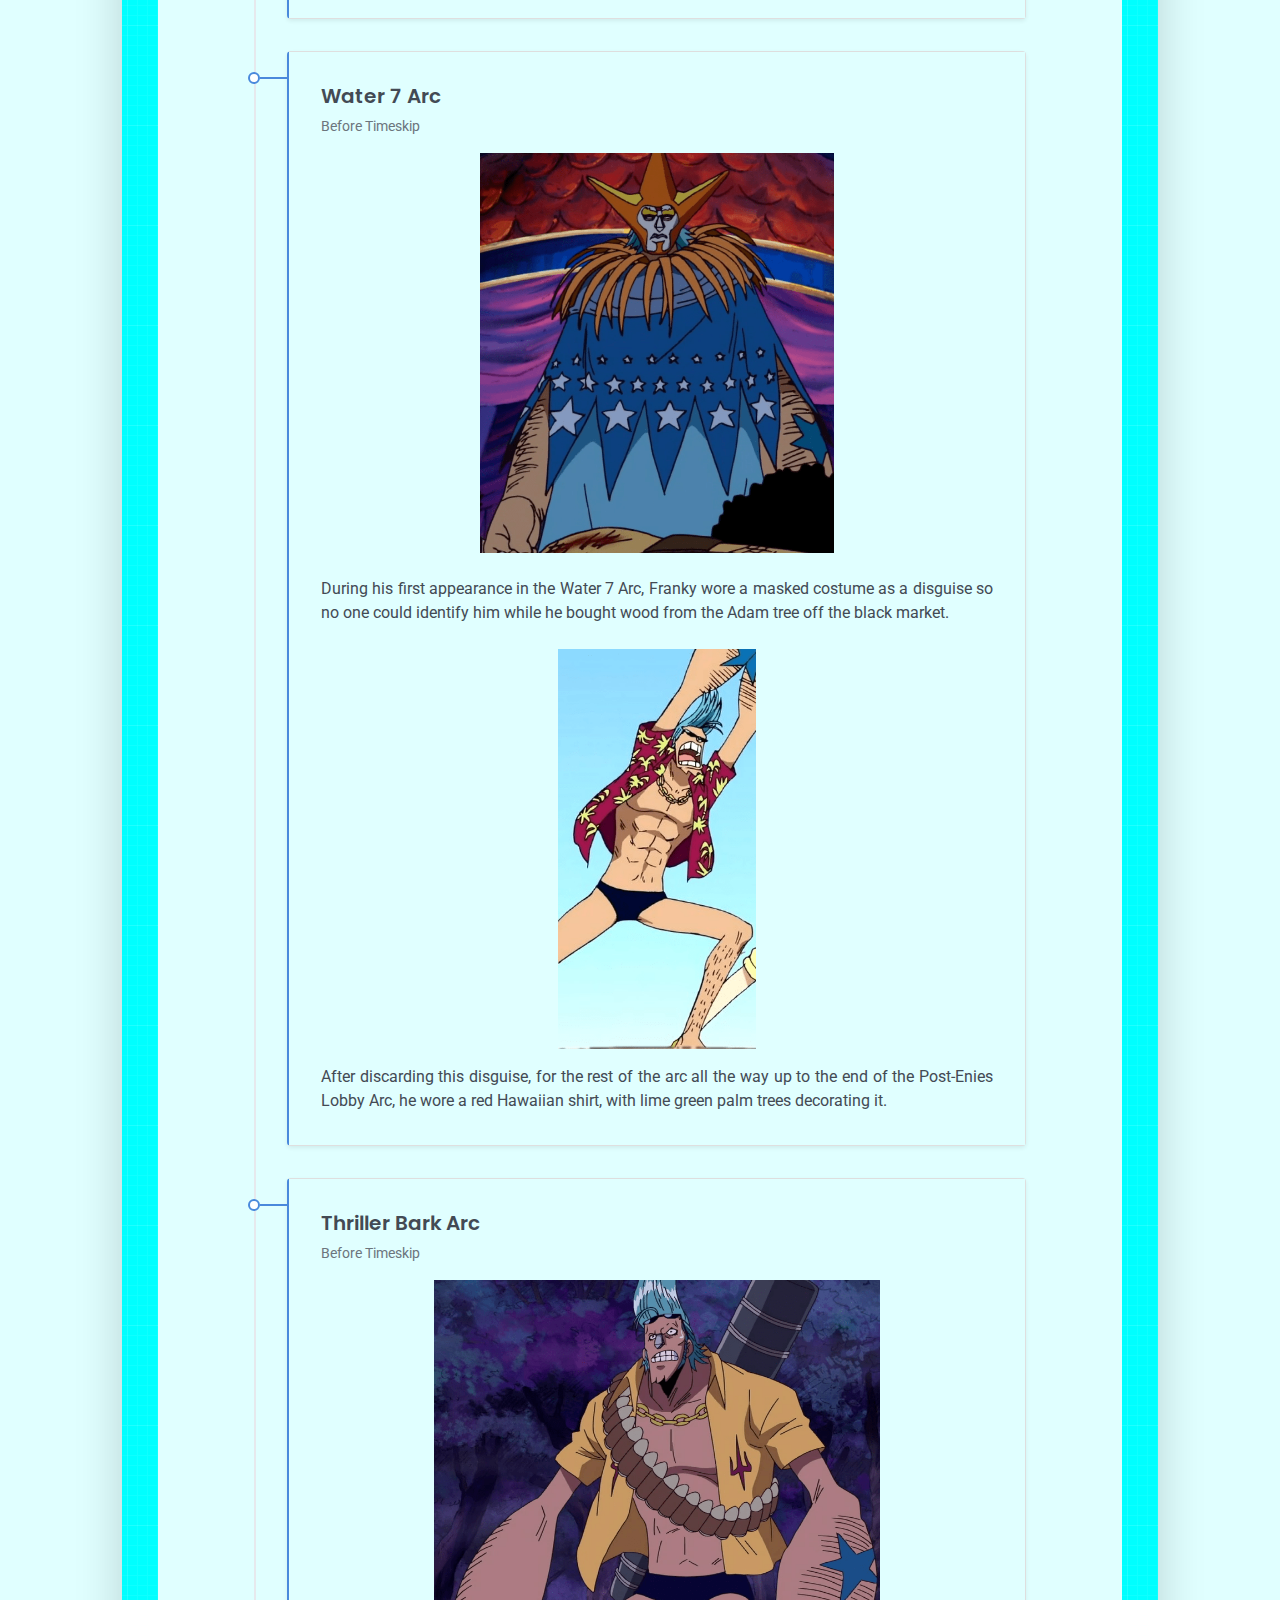
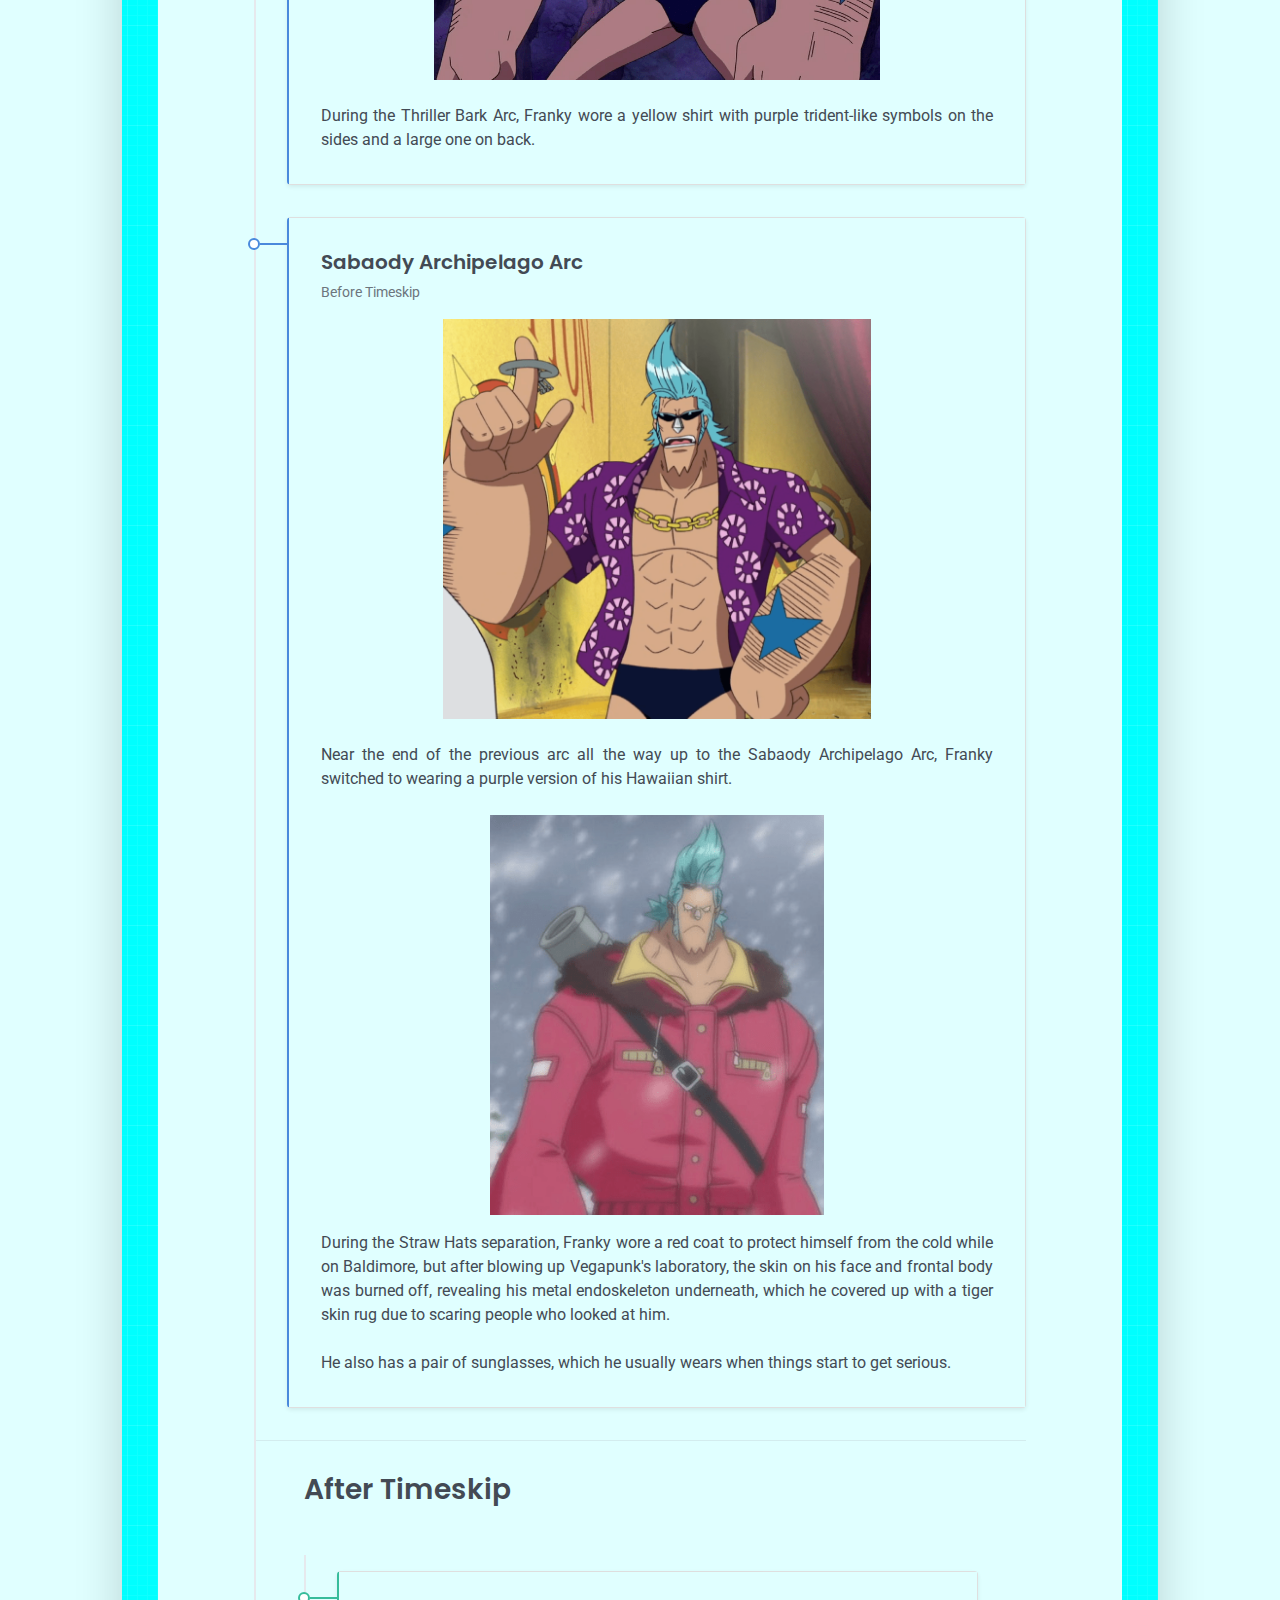
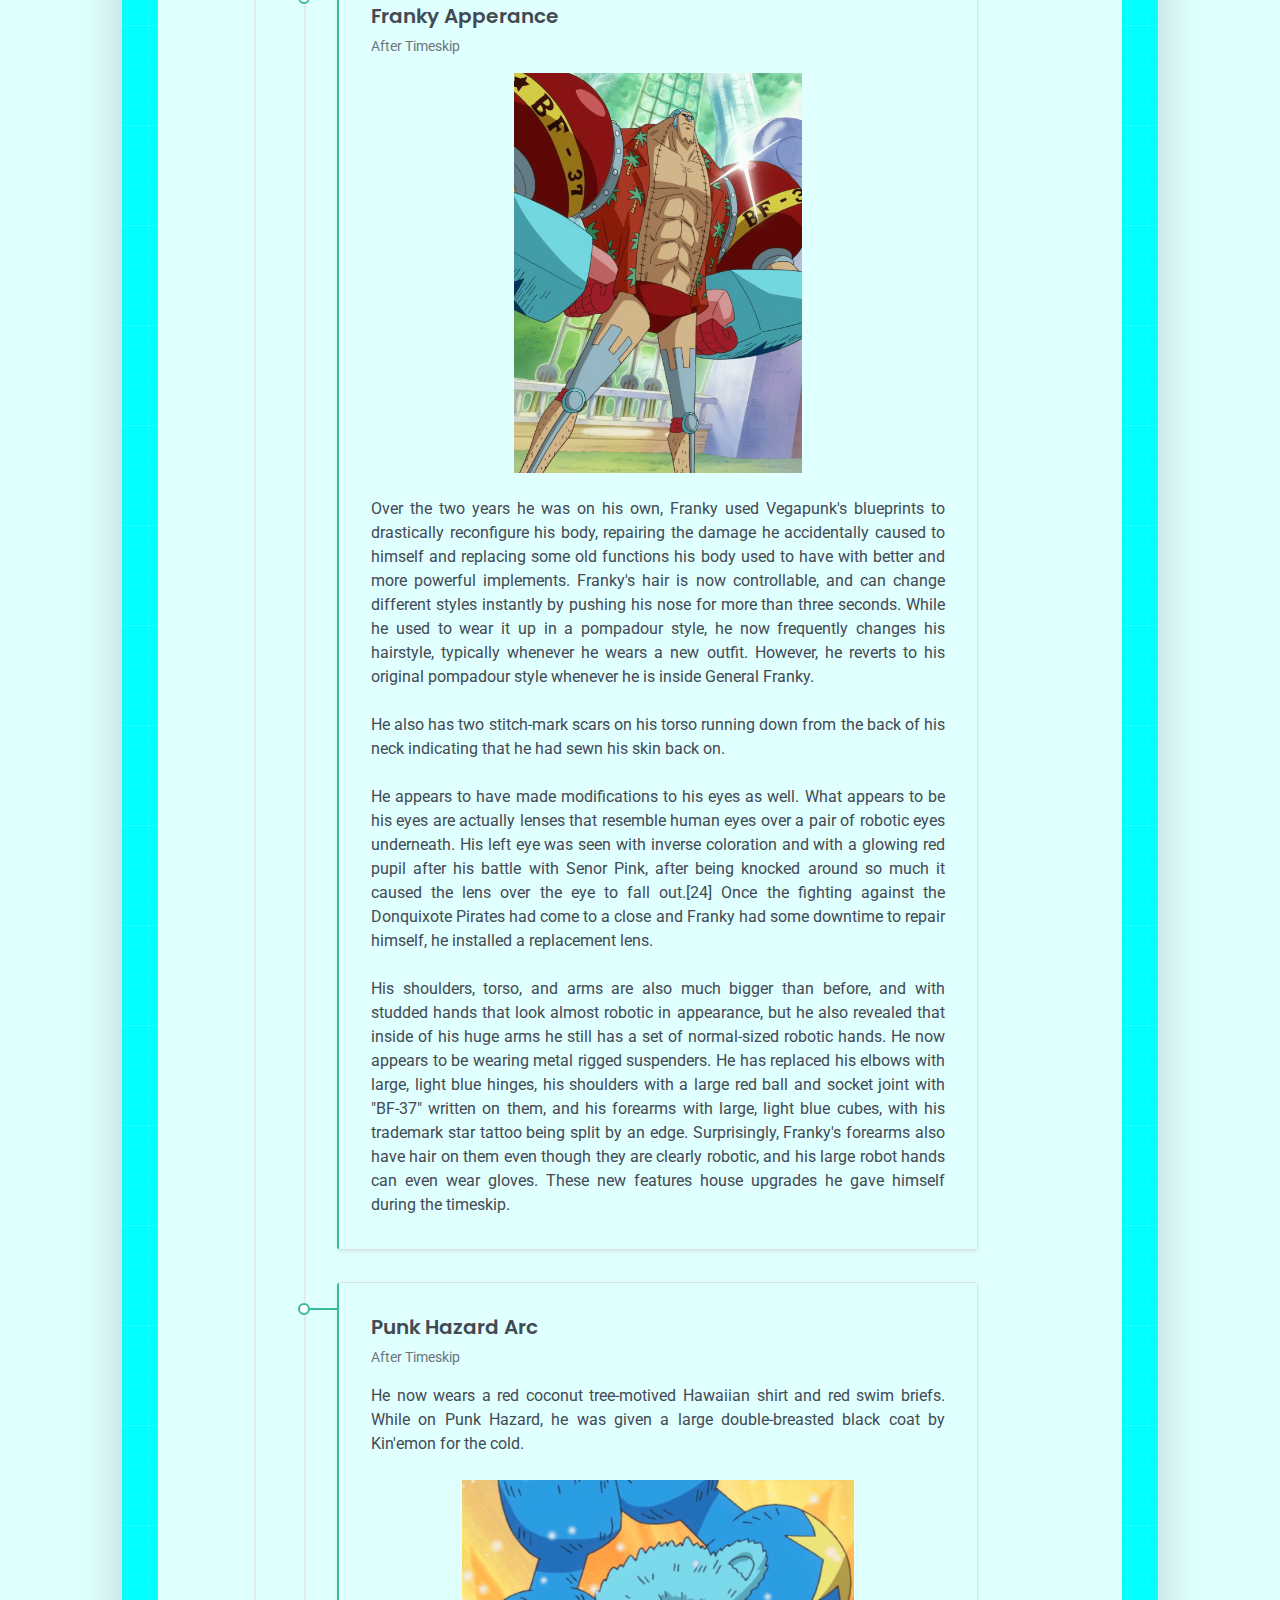
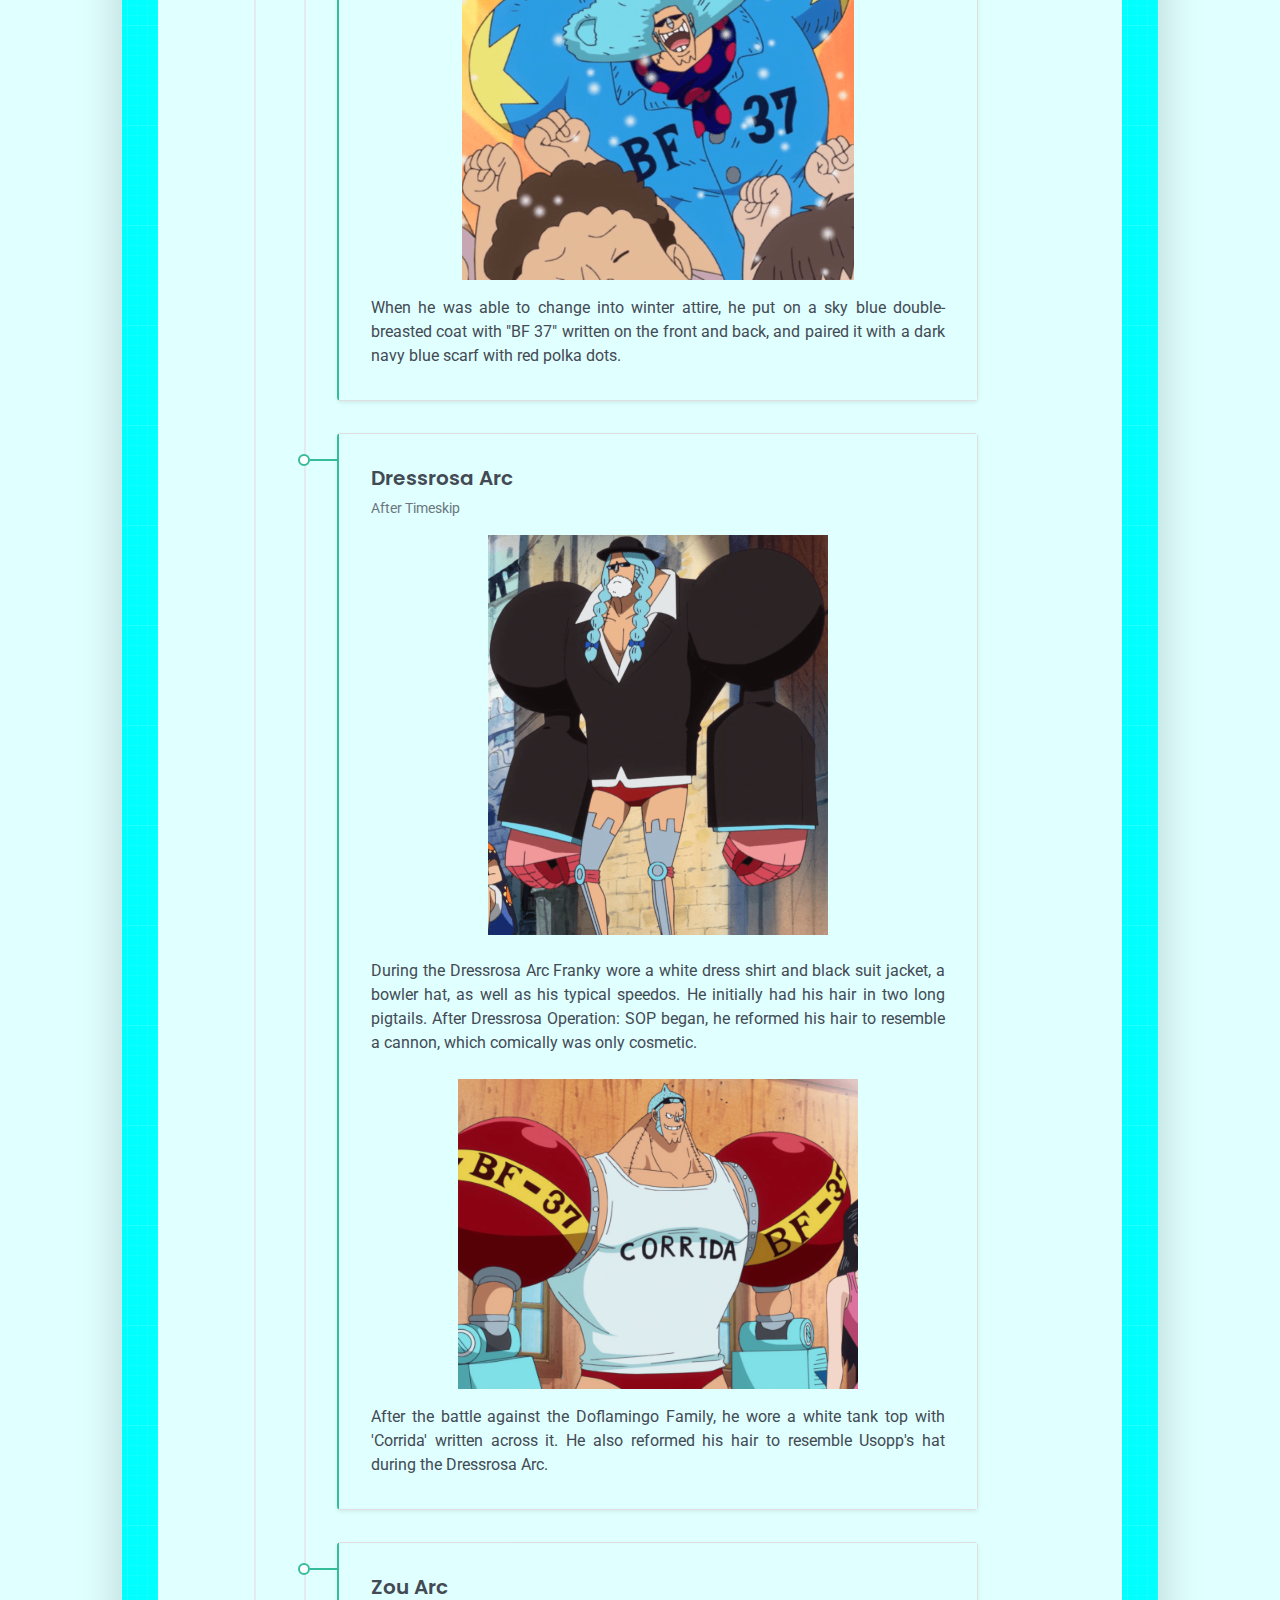
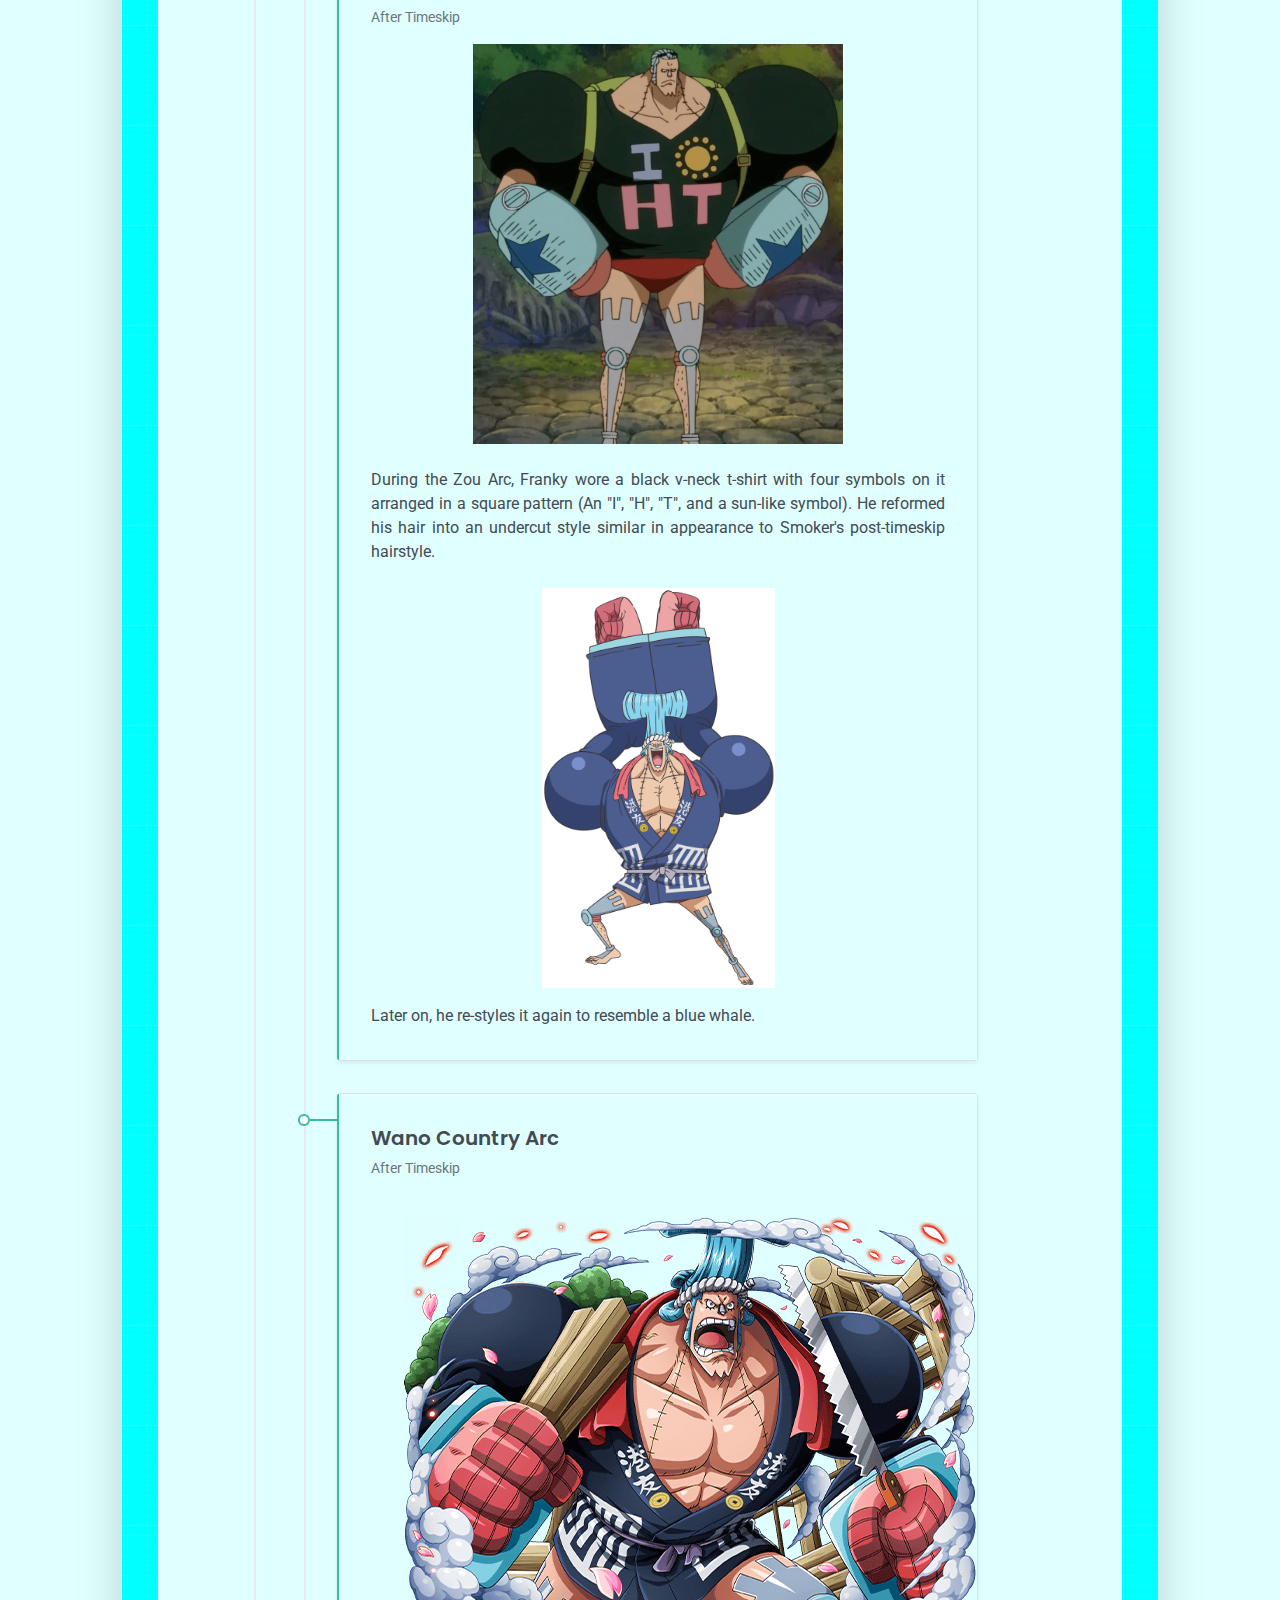
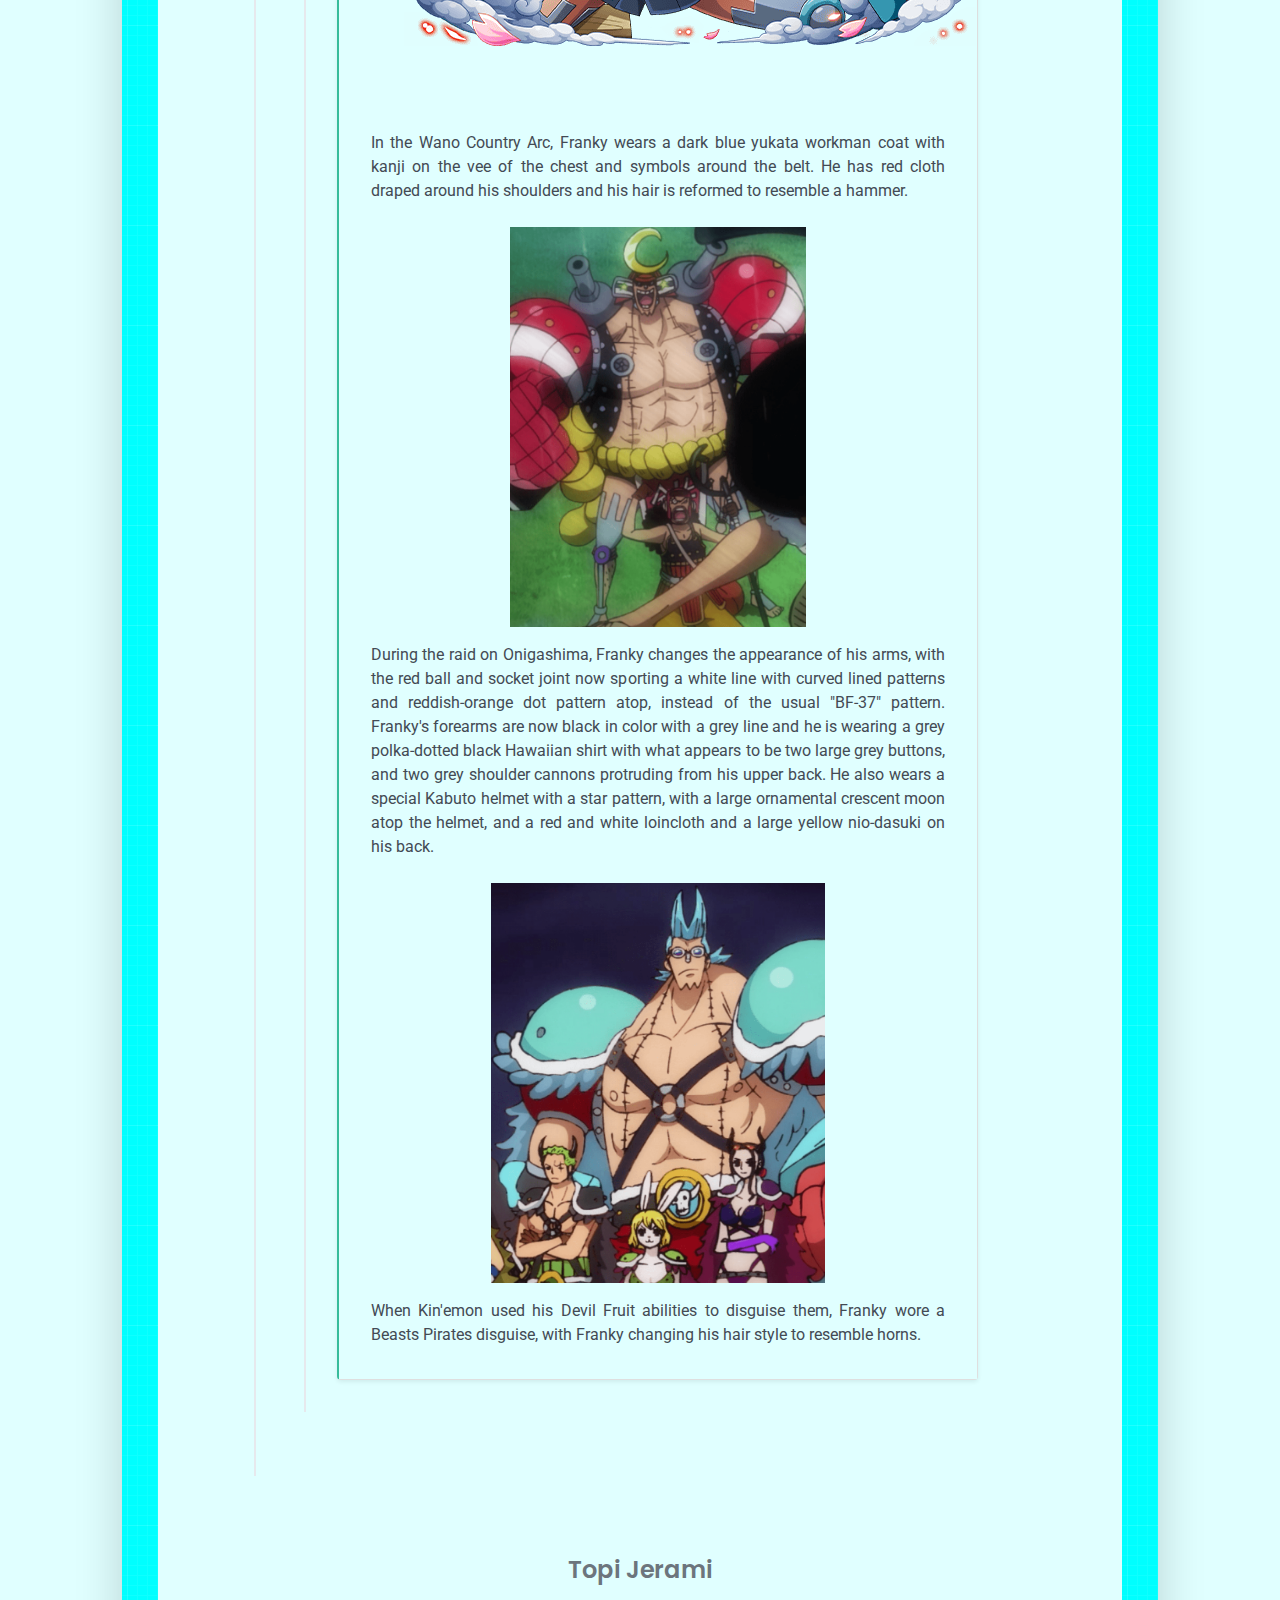
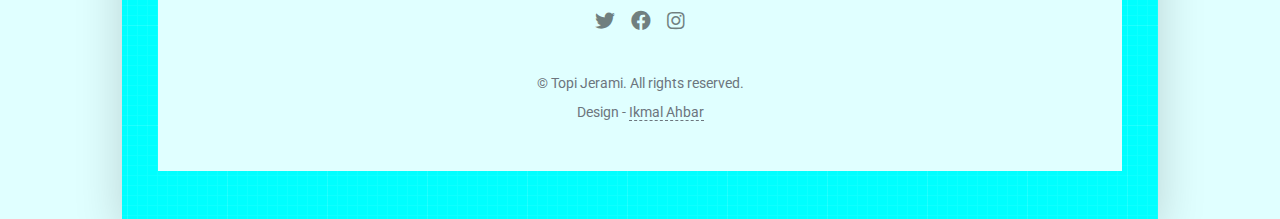
<file: Franky/Franky.html>
<!DOCTYPE html>
<html lang="en-US">
  <head>
    <meta charset="UTF-8">
    <meta http-equiv="X-UA-Compatible" content="IE=edge">
    <meta name="viewport" content="width=device-width, initial-scale=1">
    <title>"Iron Man" Franky</title>
    <link rel="preconnect" href="https://fonts.gstatic.com" crossorigin="crossorigin"/>
    <link rel="preload" as="style" href="https://fonts.googleapis.com/css2?family=Poppins:wght@600&amp;family=Roboto:wght@300;400;500;700&amp;display=swap"/>
    <link rel="stylesheet" href="https://fonts.googleapis.com/css2?family=Poppins:wght@600&amp;family=Roboto:wght@300;400;500;700&amp;display=swap" media="print" onload="this.media='all'"/>
    <noscript>
      <link rel="stylesheet" href="https://fonts.googleapis.com/css2?family=Poppins:wght@600&amp;family=Roboto:wght@300;400;500;700&amp;display=swap"/>
    </noscript>
    <link href="css/font-awesome/css/all.min.css?ver=1.2.0" rel="stylesheet">
    <link href="css/bootstrap.min.css?ver=1.2.0" rel="stylesheet">
    <link href="css/aos.css?ver=1.2.0" rel="stylesheet">
    <link href="css/main.css?ver=1.2.0" rel="stylesheet">
    <noscript>
      <style type="text/css">
        [data-aos] {
            opacity: 1 !important;
            transform: translate(0) scale(1) !important;
        }
      </style>
    </noscript>
  </head>
  <body id="top">
    <header class="d-print-none">
      <div class="container text-center text-lg-left">
        <div class="py-3 clearfix">
          <h1 class="site-title mb-0">One Piece Characters</h1>
          <div class="dropdown">
  <button class="dropbtn">Other Characters</button>
  <div class="dropdown-content">
    <a href="../Luffy/Luffy.html">Luffy</a>
    <a href="../Zoro/Zoro.html">Zoro</a>
    <a href="../Nami/Nami.html">Nami</a>
    <a href="../Usopp/Usopp.html">Usopp</a>
    <a href="../Sanji/Sanji.html">Sanji</a>
    <a href="../Chopper/Chopper.html">Chopper</a>
    <a href="../Robin/Robin.html">Nico Robin</a>
    <a href="../Brook/Brook.html">Brook</a>
    <a href="../Jinbe/Jinbe.html">Jinbe</a>
  </div>
</div>
          <div class="site-nav">
            <nav role="navigation">
              <ul class="nav justify-content-center">
                <li class="nav-item"><a class="nav-link" href="https://twitter.com/onepiecedaiiys/status/1483130125218689029?s=12" title="Twitter"><i class="fab fa-twitter"></i><span class="menu-title sr-only">Twitter</span></a>
                </li>
                <li class="nav-item"><a class="nav-link" href="https://www.facebook.com/templateflip" title="Facebook"><i class="fab fa-facebook"></i><span class="menu-title sr-only">Facebook</span></a>
                </li>
                <li class="nav-item"><a class="nav-link" href="https://msng.link/o/?topijeramii=ig" title="Instagram"><i class="fab fa-instagram"></i><span class="menu-title sr-only">Instagram</span></a>
                </li>
              </ul>
            </nav>
          </div>
        </div>
      </div>
    </header>
    <div class="page-content">
      <div class="container">
<div class="cover shadow-lg bg-white">
  <div class="cover-bg p-3 p-lg-4 text-green">
    <div class="row">
      <div class="col-lg-4 col-md-5">
        <div class="avatar hover-effect"><img src="images/Franky.png" width="200" /></div>
      </div>
      <div class="col-lg-8 col-md-7 text-center text-md-start">
        <h2 class="h1 mt-2" data-aos="fade-left" data-aos-delay="0">Franky</h2>
        <p data-aos="fade-left" data-aos-delay="100">The Shipwright of the Straw Hat Pirates</p>
    </div>
  <div align="justify" class="about-section pt-4 px-3 px-lg-4 mt-1">
    <div class="row">
      <div class="col-md-6">
        <h2 class="h3 mb-3">ABOUT</h2>
        <p>"Iron Man" Franky is the shipwright of the Straw Hat Pirates. He is the crew's eighth member and the seventh to join, doing so at the end of the Post-Enies Lobby Arc.
        </p>
        <p>
        Born "Cutty Flam", he chose to go by his nickname of "Franky" until eventually permanently discarding his true name per the request of Iceburg to hide his identity. Originally from the South Blue, Franky was abandoned by his family as a four-year-old, eventually making his way to Water 7. There, he came to be a member of Tom's Workers, until an incident resulted in his body being heavily damaged and requiring him to augment himself into a cyborg. Upon returning to Water 7, he became the leader of the Franky Family, a group of ship dismantlers and bounty hunters.
        </p>
        <p>
        Franky and his followers were originally enemies of the Straw Hats at the beginning of the Water 7 Arc, until circumstances forced them to become allies at the end of the same arc and the Enies Lobby Arc. Franky's dream is to create a ship and circumnavigate the world with it, and he built the Thousand Sunny and joined the Straw Hat Pirates to fulfill his dream.  
        </p>
      </div>
      <div class="col-md-5 offset-md-1">
        <div class="row mt-2">
          <div class="col-sm-4">
            <div class="pb-1">Age</div>
          </div>
          <div class="col-sm-8">
            <div class="pb-1 text-secondary">36</div>
          </div>
          <div class="col-sm-4">
            <div class="pb-1">Date of Birth</div>
          </div>
          <div class="col-sm-8">
            <div class="pb-1 text-secondary">March 9<sup>th</sup></div>
          </div>
          <div class="col-sm-4">
            <div class="pb-1">Height</div>
          </div>
          <div class="col-sm-8">
            <div class="pb-1 text-secondary">240 cm</div>
          </div>
          <div class="col-sm-4">
            <div class="pb-1">Origin</div>
          </div>
          <div class="col-sm-8">
            <div class="pb-1 text-secondary">South Blue</div>
          </div>
          <div class="col-sm-4">
            <div class="pb-1">Nickname</div>
          </div>
          <div class="col-sm-8">
            <div class="pb-1 text-secondary">"Iron Man" Franky</div>
          </div>
          <div class="col-sm-4">
            <div class="pb-1">Bounty</div>
          </div>
          <div class="col-sm-8">
            <div class="pb-1 text-secondary"><img src="images/Belly.png" style="width: 20px;">94,000,000.</div>
          </div>
        </div>
      </div>
    </div>
  <hr style="background: darkcyan;" class="d-print-none"/>
  <div class="skills-section px-3 px-lg-4">
    <h2 class="h3 mb-3">Skill & Ability</h2>
    <div class="row">
      <div class="col-md-6">
        <div class="mb-2"><span>Boxing</span>
          <div class="progress my-1">
            <div class="progress-bar bg-primary" role="progressbar" data-aos="zoom-in-right" data-aos-delay="100" data-aos-anchor=".skills-section" style="width: 90%" aria-valuenow="90" aria-valuemin="0" aria-valuemax="100"></div>
          </div>
        </div>
        <div class="mb-2"><span>Cyborg Modifications</span>
          <div class="progress my-1">
            <div class="progress-bar bg-primary" role="progressbar" data-aos="zoom-in-right" data-aos-delay="200" data-aos-anchor=".skills-section" style="width: 90%" aria-valuenow="85" aria-valuemin="0" aria-valuemax="100"></div>
          </div>
        </div>
        <div class="mb-2"><span>Great Physical Strenght & Endurance</span>
          <div class="progress my-1">
            <div class="progress-bar bg-primary" role="progressbar" data-aos="zoom-in-right" data-aos-delay="300" data-aos-anchor=".skills-section" style="width: 90%" aria-valuenow="75" aria-valuemin="0" aria-valuemax="100"></div>
          </div>
        </div>
      </div>
      <div class="col-md-6">
        <div class="mb-2"><span>Master Shipwright</span>
          <div class="progress my-1">
            <div class="progress-bar bg-success" role="progressbar" data-aos="zoom-in-right" data-aos-delay="400" data-aos-anchor=".skills-section" style="width: 100%" aria-valuenow="90" aria-valuemin="0" aria-valuemax="100"></div>
          </div>
        </div>
        <div class="mb-2"><span>Versatile Arsenal</span>
          <div class="progress my-1">
            <div class="progress-bar bg-success" role="progressbar" data-aos="zoom-in-right" data-aos-delay="500" data-aos-anchor=".skills-section" style="width: 90%" aria-valuenow="85" aria-valuemin="0" aria-valuemax="100"></div>
          </div>
        </div>
        </div>
      </div>
    </div>
  <hr class="d-print-none"/>
  <div align="justify" class="work-experience-section px-3 px-lg-4">
    <h1 class="h1 mb-4">Timeline</h1>
    <div class="timeline">
      <div class="timeline-card timeline-card-primary card shadow-sm">
        <div class="card-body">
          <div class="h5 mb-1">Franky Appearance</span></div>
          <div align="center"><img src="images/Arc/Franky Before Timeskip.jpg" height="400"></div> <br>
          <div>As a direct result of the modifications that he conducted upon himself as well as the years spent as a ship dismantler, bounty hunter, and street thug in Water 7, Franky is a powerfully built man with a height of at least seven feet, making him the third-tallest member of the Straw Hat crew, after Jinbe and Brook. His forearms are relatively enormous while his biceps are comparably small. His chest is well-toned with large abs and pectoral muscles. He has brightly-colored blue hair and blue star tattoos on his forearms. Franky's eyebrows are rather long and stern, and he has three prominent lower Matsuge on each eye. His chin is very angular and tapers off in three pointed clefts. Franky has an equally angular prosthetic nose made of iron with several rivets and jagged edges, the only replacement part of his exterior body that is not covered in artificial skin.
          <br><br><p>
          Before being hit by the Puffing Tom, Franky's forearms were normal-sized and his overall height was comparably smaller than his cyborg-enhanced self would be. He also had an ordinary nose and chin, both of which were later badly broken in the accident, causing him to repair them with iron.
          <br><br>
          His choice of clothing usually comprises of a swim briefs, which causes people to call him a pervert, and an open loud Hawaiian "Aloha" shirt with a large golden chain necklace around his neck. It is rare for him to button up his shirt, have long sleeves, and wear pants or footwear unless the situation calls for it, or someone makes him do so. He also does not like it when people tamper with his look, as seen when Nami's mind was inside his body and she tried to button up his Hawaiian shirt, which made Franky upset.
          <br><br>
          <p align="center"><img src="images/Arc/Franky Before Accident.png" height="400"></p>
          Before becoming a cyborg, Franky went half-dressed simply because he wanted to. Now, his cyborg body is built in a way that covering himself up actually limits him from accessing its features (long sleeves prevent him from using weapons installed on his arms, a buttoned shirt stops him from accessing his chest panels, pants keep him from using features on his legs that cause them to separate or expand, shoes are a hindrance for the same reason and also redundant because his feet are toughened with iron). If in a battle, Franky will strip down for the sake of using his weapons or wear specially modified clothing that can transform along with him. Conversely, Franky always makes sure to cover his back (hence, he wears a shirt) because it is a weak spot- it is still flesh and blood, the only part of his body he cannot reach and modify. Unfortunately, Franky is still susceptible to cold and can suffer chills from his half-nakedness.
          </p>
          </div>
        </div>
      </div>
      <div class="timeline-card timeline-card-primary card shadow-sm">
        <div class="card-body">
          <div class="h5 mb-1">Water 7 Arc</div>
          <div class="text-muted text-small mb-2">Before Timeskip</div>
          <div align="center"><img src="images/Arc/Franky Water 7.png" height="400"></div><br>
          <div> During his first appearance in the Water 7 Arc, Franky wore a masked costume as a disguise so no one could identify him while he bought wood from the Adam tree off the black market.<br> <br> 
          <p align="center"><img src="images/Arc/Franky Water 7 2.png" height="400"></p>
          After discarding this disguise, for the rest of the arc all the way up to the end of the Post-Enies Lobby Arc, he wore a red Hawaiian shirt, with lime green palm trees decorating it.</div>
        </div>
      </div>
      <div class="timeline-card timeline-card-primary card shadow-sm">
        <div class="card-body">
          <div class="h5 mb-1">Thriller Bark Arc</div>
          <div class="text-muted text-small mb-2">Before Timeskip</div>
          <div align="center"><img src="images/Arc/Franky Thriller Bark.png" height="400"></div><br>
          <div>During the Thriller Bark Arc, Franky wore a yellow shirt with purple trident-like symbols on the sides and a large one on back.</div>
        </div>
      </div>
      <div class="timeline-card timeline-card-primary card shadow-sm">
        <div class="card-body">
          <div class="h5 mb-1">Sabaody Archipelago Arc</div>
          <div class="text-muted text-small mb-2">Before Timeskip</div>
          <div align="center"><img src="images/Arc/Franky Sabaody.png" height="400"></div><br>
          <div>Near the end of the previous arc all the way up to the Sabaody Archipelago Arc, Franky switched to wearing a purple version of his Hawaiian shirt.
          <br><br>
          <p align="center"><img src="images/Arc/Franky Sabaody 2.png" height="400"></p>
          During the Straw Hats separation, Franky wore a red coat to protect himself from the cold while on Baldimore, but after blowing up Vegapunk's laboratory, the skin on his face and frontal body was burned off, revealing his metal endoskeleton underneath, which he covered up with a tiger skin rug due to scaring people who looked at him.
          <br><br>
          He also has a pair of sunglasses, which he usually wears when things start to get serious.</div>
        </div>
      </div>
  <hr class="d-print-none"/>
  <div class="page-break"></div>
  <div class="education-section px-3 px-lg-4 pb-4">
    <h2 class="h3 mb-4">After Timeskip</h2>
    <div class="timeline">
      <div class="timeline-card timeline-card-success card shadow-sm">
        <div class="card-body">
          <div class="h5 mb-1">Franky Apperance</div>
          <div class="text-muted text-small mb-2">After Timeskip</div>
          <div align="center"><img src="images/Arc/Franky After Timeskip.png" height="400"></div><br>
          <div>Over the two years he was on his own, Franky used Vegapunk's blueprints to drastically reconfigure his body, repairing the damage he accidentally caused to himself and replacing some old functions his body used to have with better and more powerful implements. Franky's hair is now controllable, and can change different styles instantly by pushing his nose for more than three seconds. While he used to wear it up in a pompadour style, he now frequently changes his hairstyle, typically whenever he wears a new outfit. However, he reverts to his original pompadour style whenever he is inside General Franky.
          <br><br>
          He also has two stitch-mark scars on his torso running down from the back of his neck indicating that he had sewn his skin back on.
          <br><br>
          He appears to have made modifications to his eyes as well. What appears to be his eyes are actually lenses that resemble human eyes over a pair of robotic eyes underneath. His left eye was seen with inverse coloration and with a glowing red pupil after his battle with Senor Pink, after being knocked around so much it caused the lens over the eye to fall out.[24] Once the fighting against the Donquixote Pirates had come to a close and Franky had some downtime to repair himself, he installed a replacement lens.
          <br><br>
          His shoulders, torso, and arms are also much bigger than before, and with studded hands that look almost robotic in appearance, but he also revealed that inside of his huge arms he still has a set of normal-sized robotic hands. He now appears to be wearing metal rigged suspenders. He has replaced his elbows with large, light blue hinges, his shoulders with a large red ball and socket joint with "BF-37" written on them, and his forearms with large, light blue cubes, with his trademark star tattoo being split by an edge. Surprisingly, Franky's forearms also have hair on them even though they are clearly robotic, and his large robot hands can even wear gloves. These new features house upgrades he gave himself during the timeskip.
          </div>
        </div>
      </div>
      <div class="timeline-card timeline-card-success card shadow-sm">
        <div class="card-body">
          <div class="h5 mb-1">Punk Hazard Arc</div>
          <div class="text-muted text-small mb-2">After Timeskip</div>
          <div>He now wears a red coconut tree-motived Hawaiian shirt and red swim briefs. While on Punk Hazard, he was given a large double-breasted black coat by Kin'emon for the cold. <br><br>
          <p align="center"><img src="images/Arc/Franky Punk Hazard.png" height="400"></p>
          When he was able to change into winter attire, he put on a sky blue double-breasted coat with "BF 37" written on the front and back, and paired it with a dark navy blue scarf with red polka dots.</div>
        </div>
      </div>
      <div class="timeline-card timeline-card-success card shadow-sm">
        <div class="card-body">
          <div class="h5 mb-1">Dressrosa Arc</div>
          <div class="text-muted text-small mb-2">After Timeskip</div>
          <div align="center"><img src="images/Arc/Franky Dressrosa.png" height="400"></div><br>
          <div>During the Dressrosa Arc Franky wore a white dress shirt and black suit jacket, a bowler hat, as well as his typical speedos. He initially had his hair in two long pigtails. After Dressrosa Operation: SOP began, he reformed his hair to resemble a cannon, which comically was only cosmetic.
          <br><br>
          <p align="center"><img src="images/Arc/Franky Dressrosa 2.png" width="400"></p>
          After the battle against the Doflamingo Family, he wore a white tank top with 'Corrida' written across it. He also reformed his hair to resemble Usopp's hat during the Dressrosa Arc.
          </div>
        </div>
      </div>
       <div class="timeline-card timeline-card-success card shadow-sm">
        <div class="card-body">
          <div class="h5 mb-1">Zou Arc</div>
          <div class="text-muted text-small mb-2">After Timeskip</div>
          <div align="center"><img src="images/Arc/Franky Zou.png" height="400"></div><br>
          <div>During the Zou Arc, Franky wore a black v-neck t-shirt with four symbols on it arranged in a square pattern (An "I", "H", "T", and a sun-like symbol). He reformed his hair into an undercut style similar in appearance to Smoker's post-timeskip hairstyle.<br><br>
          <p align="center"><img src="images/Arc/Franky Zou 2.png" height="400"></p>
          Later on, he re-styles it again to resemble a blue whale.</div>
        </div>
      </div>
      <div class="timeline-card timeline-card-success card shadow-sm">
        <div class="card-body">
          <div class="h5 mb-1">Wano Country Arc</div>
          <div class="text-muted text-small mb-2">After Timeskip</div>
          <div align="center"><img src="images/Arc/Franky Wano.png"></div><br>
          <div> In the Wano Country Arc, Franky wears a dark blue yukata workman coat with kanji on the vee of the chest and symbols around the belt. He has red cloth draped around his shoulders and his hair is reformed to resemble a hammer.
          <br><br>
          <p align="center"><img src="images/Arc/Franky Wano 2.png" height="400"></p>
          During the raid on Onigashima, Franky changes the appearance of his arms, with the red ball and socket joint now sporting a white line with curved lined patterns and reddish-orange dot pattern atop, instead of the usual "BF-37" pattern. Franky's forearms are now black in color with a grey line and he is wearing a grey polka-dotted black Hawaiian shirt with what appears to be two large grey buttons, and two grey shoulder cannons protruding from his upper back. He also wears a special Kabuto helmet with a star pattern, with a large ornamental crescent moon atop the helmet, and a red and white loincloth and a large yellow nio-dasuki on his back. 
          <br><br>
          <p align="center"><img src="images/Arc/Franky Wano 3.png" height="400"></p>
          When Kin'emon used his Devil Fruit abilities to disguise them, Franky wore a Beasts Pirates disguise, with Franky changing his hair style to resemble horns.
          </div>
        </div>
      </div>
      </div>
    </div>
      <div class="col d-none d-print-block">
        <div class="mt-2">
          <div>
            <div class="mb-2">
              <div class="text-dark"><i class="fab fa-twitter mr-1"></i><span>https://twitter.com/templateflip</span>
              </div>
            </div>
            <div class="mb-2">
              <div class="text-dark"><i class="fab fa-facebook mr-1"></i><span>https://www.facebook.com/templateflip</span>
              </div>
            </div>
            <div class="mb-2">
              <div class="text-dark"><i class="fab fa-instagram mr-1"></i><span>https://www.instagram.com/templateflip</span>
              </div>
            </div>
            <div class="mb-2">
              <div class="text-dark"><i class="fab fa-github mr-1"></i><span>https://github.com/templateflip</span>
              </div>
            </div>
          </div>
        </div>
      </div>
  </div>
    </div>
    <footer class="pt-4 pb-4 text-muted text-center d-print-none">
      <div class="container">
        <div class="my-3">
          <div class="h4">Topi Jerami</div>
          <div class="footer-nav">
            <nav role="navigation">
              <ul class="nav justify-content-center">
                <li class="nav-item"><a class="nav-link" href="https://twitter.com/onepiecedaiiys/status/1483130125218689029?s=12" title="Twitter"><i class="fab fa-twitter"></i><span class="menu-title sr-only">Twitter</span></a>
                </li>
                <li class="nav-item"><a class="nav-link" href="https://www.facebook.com/templateflip" title="Facebook"><i class="fab fa-facebook"></i><span class="menu-title sr-only">Facebook</span></a>
                </li>
                <li class="nav-item"><a class="nav-link" href="https://msng.link/o/?topijeramii=ig" title="Instagram"><i class="fab fa-instagram"></i><span class="menu-title sr-only">Instagram</span></a>
                </li>
              </ul>
            </nav>
          </div>
        </div>
      </div>
        <div class="text-small">
          <div class="mb-1">&copy; Topi Jerami. All rights reserved.</div>
          <div>Design - <a href="https://msng.link/o/?ikmal_rezz=ig" target="_blank">Ikmal Ahbar</a></div>
        </div>
      </div>
    </footer>
    <script src="scripts/bootstrap.bundle.min.js?ver=1.2.0"></script>
    <script src="scripts/aos.js?ver=1.2.0"></script>
    <script src="scripts/main.js?ver=1.2.0"></script>
  </body>
</html>
</file>
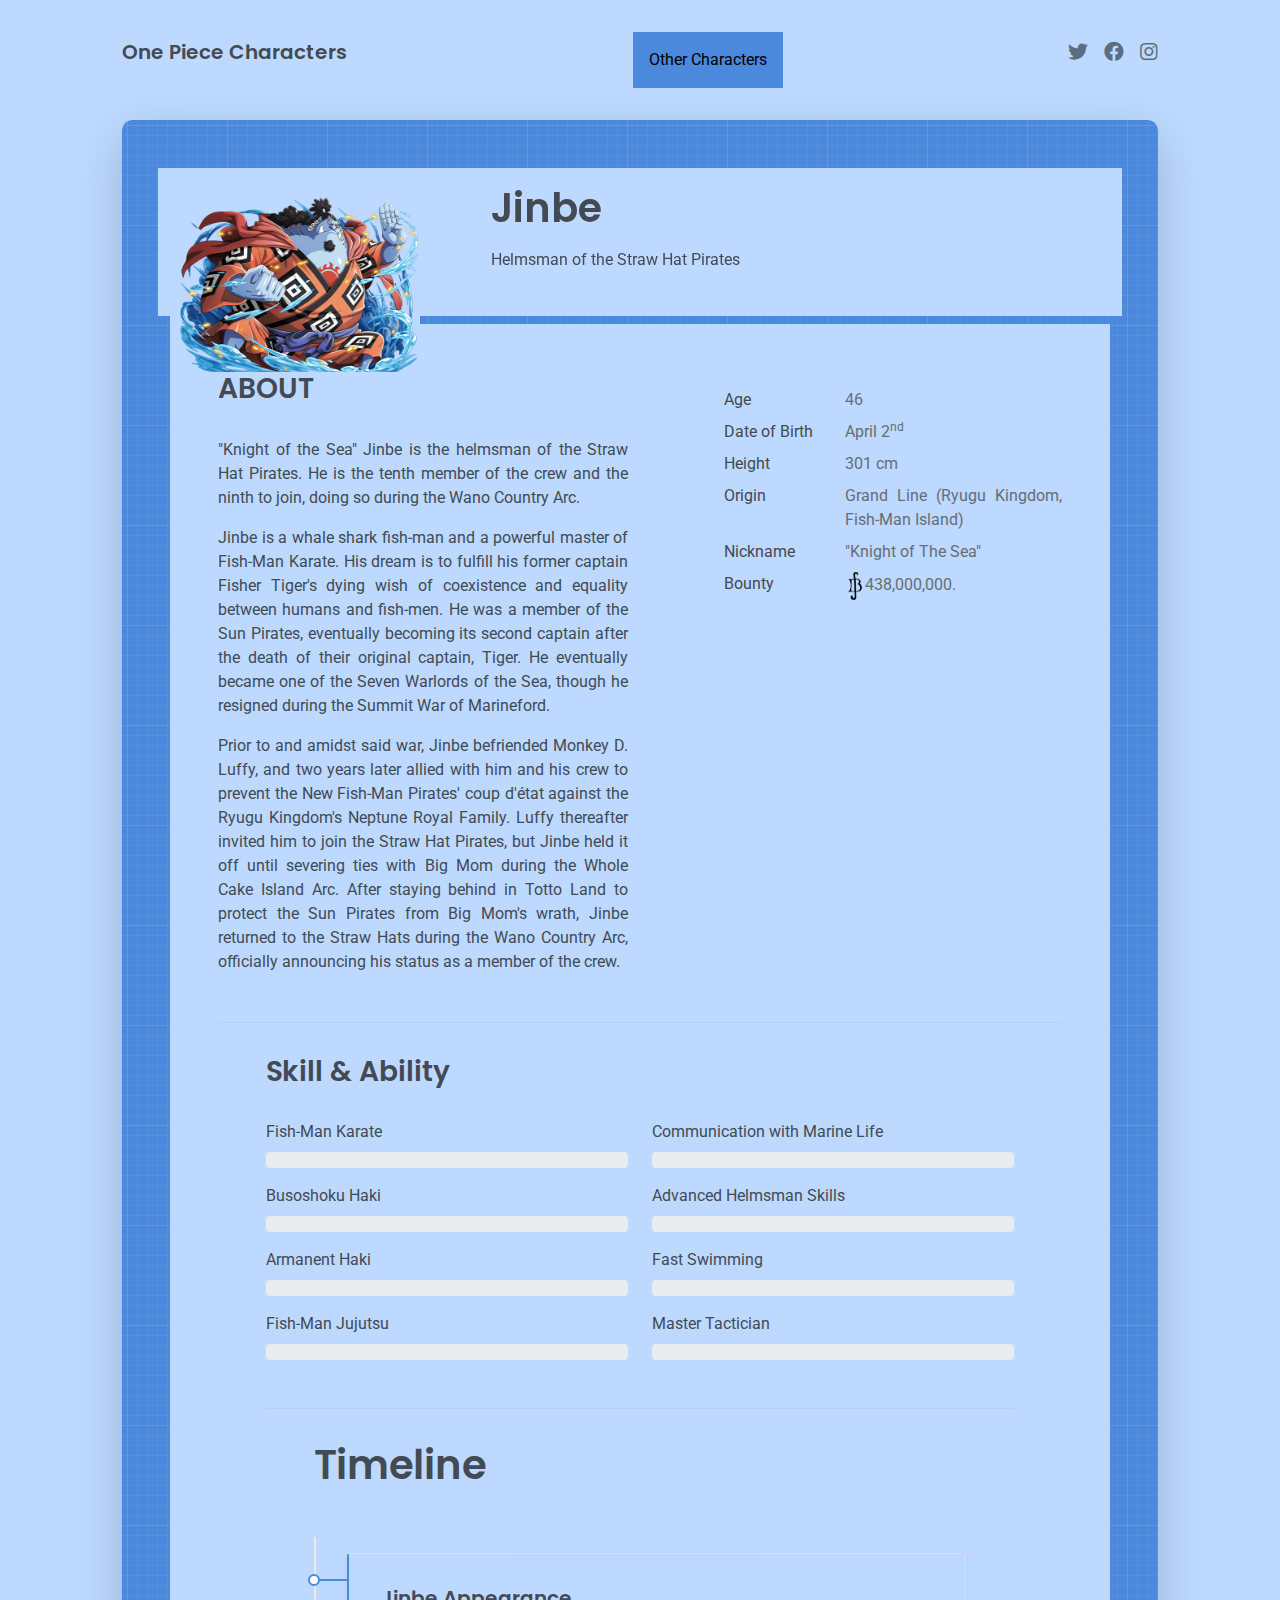
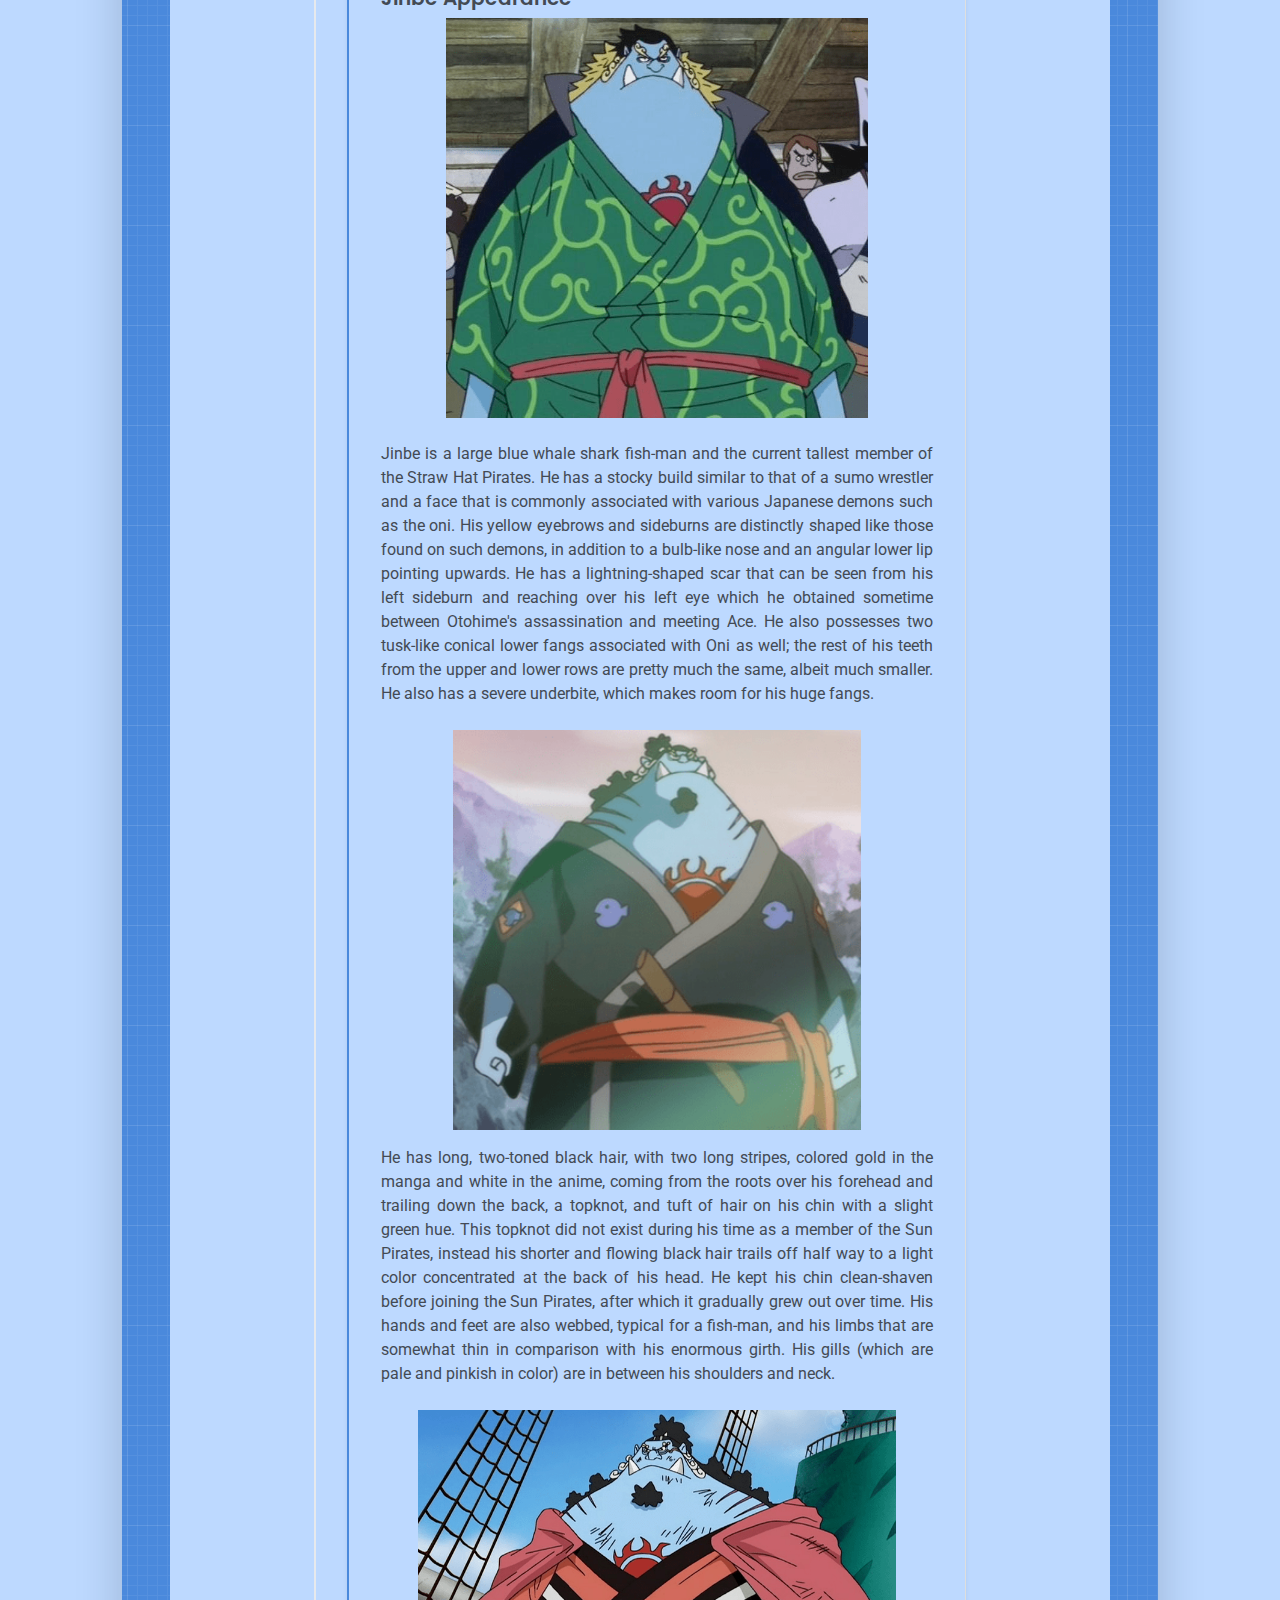
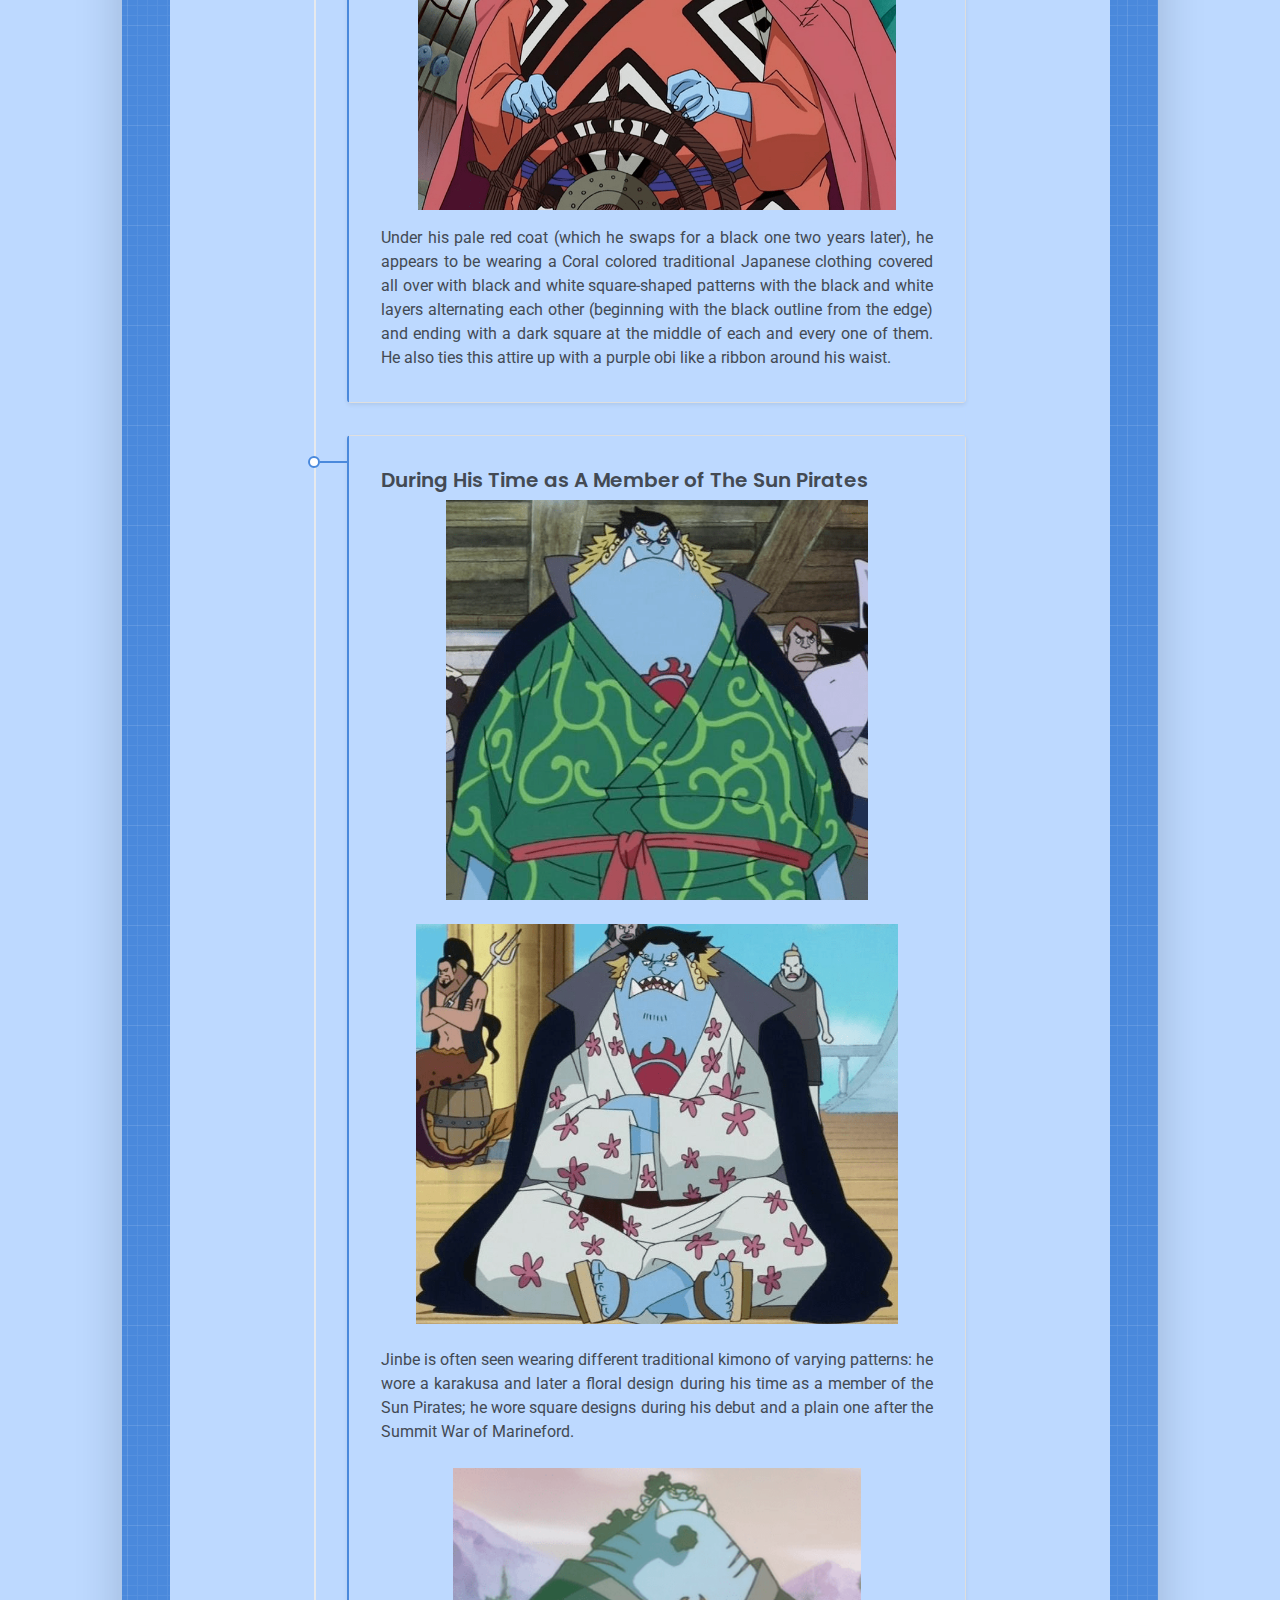
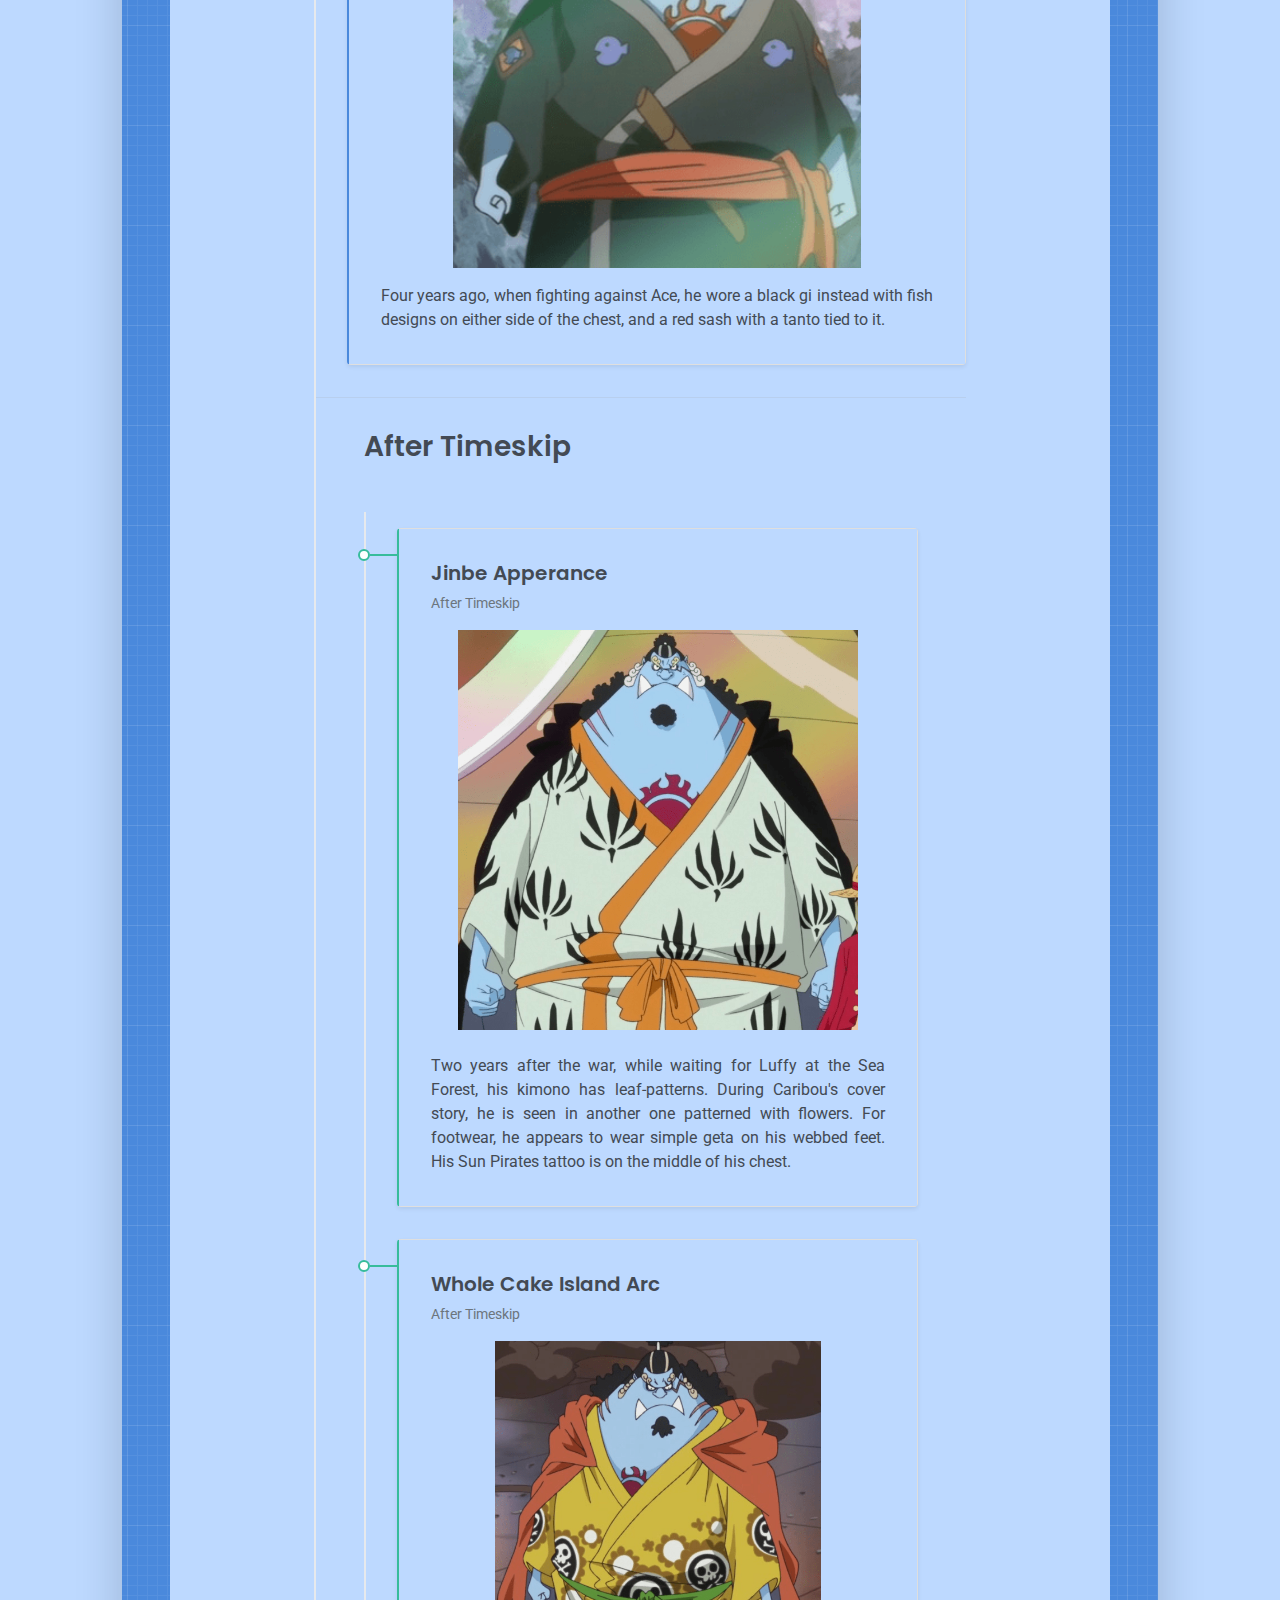
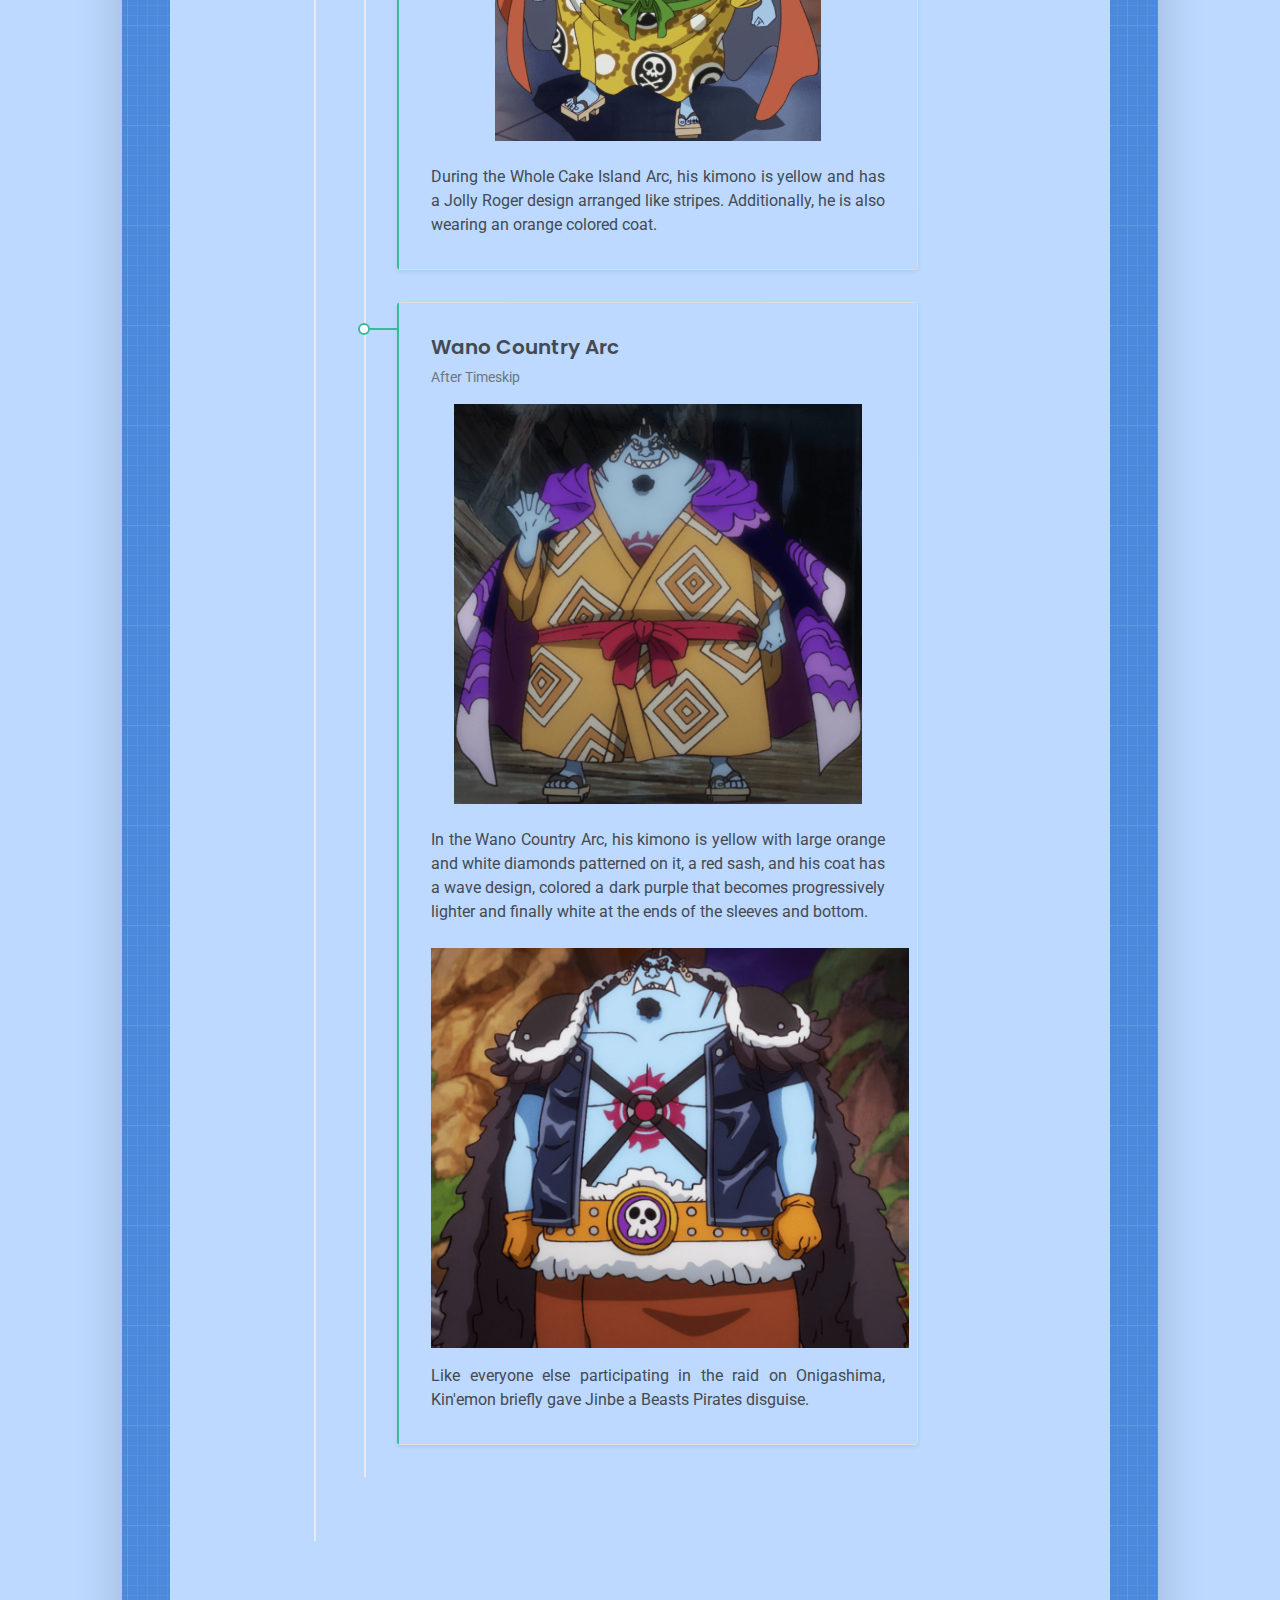
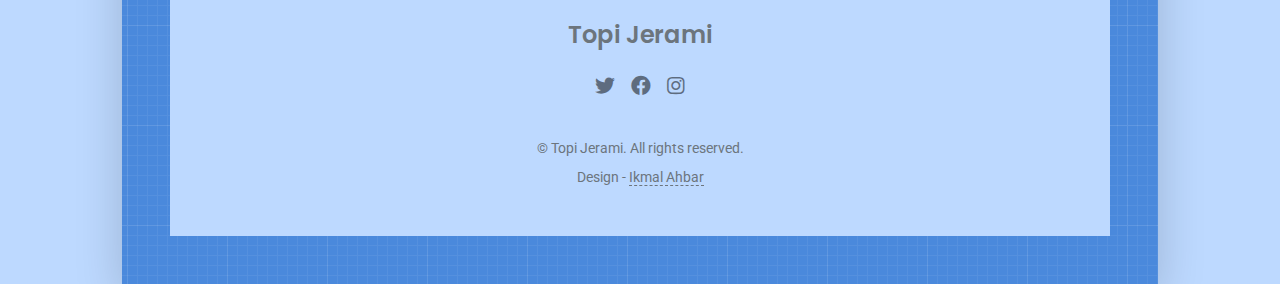
<file: Jinbe/Jinbe.html>
<!DOCTYPE html>
<html lang="en-US">
  <head>
    <meta charset="UTF-8">
    <meta http-equiv="X-UA-Compatible" content="IE=edge">
    <meta name="viewport" content="width=device-width, initial-scale=1">
    <title>"Knight of the Sea" Jinbe</title>
    <link rel="preconnect" href="https://fonts.gstatic.com" crossorigin="crossorigin"/>
    <link rel="preload" as="style" href="https://fonts.googleapis.com/css2?family=Poppins:wght@600&amp;family=Roboto:wght@300;400;500;700&amp;display=swap"/>
    <link rel="stylesheet" href="https://fonts.googleapis.com/css2?family=Poppins:wght@600&amp;family=Roboto:wght@300;400;500;700&amp;display=swap" media="print" onload="this.media='all'"/>
    <noscript>
      <link rel="stylesheet" href="https://fonts.googleapis.com/css2?family=Poppins:wght@600&amp;family=Roboto:wght@300;400;500;700&amp;display=swap"/>
    </noscript>
    <link href="css/font-awesome/css/all.min.css?ver=1.2.0" rel="stylesheet">
    <link href="css/bootstrap.min.css?ver=1.2.0" rel="stylesheet">
    <link href="css/aos.css?ver=1.2.0" rel="stylesheet">
    <link href="css/main.css?ver=1.2.0" rel="stylesheet">
    <noscript>
      <style type="text/css">
        [data-aos] {
            opacity: 1 !important;
            transform: translate(0) scale(1) !important;
        }
      </style>
    </noscript>
  </head>
  <body id="top">
    <header class="d-print-none">
      <div class="container text-center text-lg-left">
        <div class="py-3 clearfix">
          <h1 class="site-title mb-0">One Piece Characters</h1>
          <div class="dropdown">
  <button class="dropbtn">Other Characters</button>
  <div class="dropdown-content">
    <a href="../Luffy/Luffy.html">Luffy</a>
    <a href="../Zoro/Zoro.html">Zoro</a>
    <a href="../Nami/Nami.html">Nami</a>
    <a href="../Usopp/Usopp.html">Usopp</a>
    <a href="../Sanji/Sanji.html">Sanji</a>
    <a href="../Chopper/Chopper.html">Chopper</a>
    <a href="../Robin/Robin.html">Nico Robin</a>
    <a href="../Franky/Franky.html">Franky</a>
    <a href="../Brook/Brook.html">Brook</a>
  </div>
</div>
          <div class="site-nav">
            <nav role="navigation">
              <ul class="nav justify-content-center">
                <li class="nav-item"><a class="nav-link" href="https://twitter.com/onepiecedaiiys/status/1483130125218689029?s=12" title="Twitter"><i class="fab fa-twitter"></i><span class="menu-title sr-only">Twitter</span></a>
                </li>
                <li class="nav-item"><a class="nav-link" href="https://www.facebook.com/groups/862581237836144/?ref=share" title="Facebook"><i class="fab fa-facebook"></i><span class="menu-title sr-only">Facebook</span></a>
                </li>
                <li class="nav-item"><a class="nav-link" href="https://msng.link/o/?topijeramii=ig" title="Instagram"><i class="fab fa-instagram"></i><span class="menu-title sr-only">Instagram</span></a>
                </li>
              </ul>
            </nav>
          </div>
        </div>
      </div>
    </header>
    <div class="page-content">
      <div class="container">
<div class="cover shadow-lg bg-white">
  <div class="cover-bg p-3 p-lg-4 text-green">
    <div class="row">
      <div class="col-lg-4 col-md-5">
        <div class="avatar hover-effect"><img src="images/Jinbe.png" width="260" /></div>
      </div>
      <div class="col-lg-8 col-md-7 text-center text-md-start">
        <h2 class="h1 mt-2" data-aos="fade-left" data-aos-delay="0">Jinbe</h2>
        <p data-aos="fade-left" data-aos-delay="100">Helmsman of the Straw Hat Pirates</p>
      </div>
    </div>
  <div align="justify" class="about-section pt-4 px-3 px-lg-4 mt-1">
    <div class="row">
      <div class="col-md-6">
        <h2 class="h3 mb-3">ABOUT</h2>
        <p>"Knight of the Sea" Jinbe is the helmsman of the Straw Hat Pirates. He is the tenth member of the crew and the ninth to join, doing so during the Wano Country Arc.
        </p>
        <p>
        Jinbe is a whale shark fish-man and a powerful master of Fish-Man Karate. His dream is to fulfill his former captain Fisher Tiger's dying wish of coexistence and equality between humans and fish-men. He was a member of the Sun Pirates, eventually becoming its second captain after the death of their original captain, Tiger. He eventually became one of the Seven Warlords of the Sea, though he resigned during the Summit War of Marineford.
        </p>
        <p>
        Prior to and amidst said war, Jinbe befriended Monkey D. Luffy, and two years later allied with him and his crew to prevent the New Fish-Man Pirates' coup d'état against the Ryugu Kingdom's Neptune Royal Family. Luffy thereafter invited him to join the Straw Hat Pirates, but Jinbe held it off until severing ties with Big Mom during the Whole Cake Island Arc. After staying behind in Totto Land to protect the Sun Pirates from Big Mom's wrath, Jinbe returned to the Straw Hats during the Wano Country Arc, officially announcing his status as a member of the crew.  
        </p>
      </div>
      <div class="col-md-5 offset-md-1">
        <div class="row mt-2">
          <div class="col-sm-4">
            <div class="pb-1">Age</div>
          </div>
          <div class="col-sm-8">
            <div class="pb-1 text-secondary">46</div>
          </div>
          <div class="col-sm-4">
            <div class="pb-1">Date of Birth</div>
          </div>
          <div class="col-sm-8">
            <div class="pb-1 text-secondary">April 2<sup>nd</sup></div>
          </div>
          <div class="col-sm-4">
            <div class="pb-1">Height</div>
          </div>
          <div class="col-sm-8">
            <div class="pb-1 text-secondary">301 cm</div>
          </div>
          <div class="col-sm-4">
            <div class="pb-1">Origin</div>
          </div>
          <div class="col-sm-8">
            <div class="pb-1 text-secondary">Grand Line (Ryugu Kingdom, Fish-Man Island)</div>
          </div>
          <div class="col-sm-4">
            <div class="pb-1">Nickname</div>
          </div>
          <div class="col-sm-8">
            <div class="pb-1 text-secondary">"Knight of The Sea"</div>
          </div>
          <div class="col-sm-4">
            <div class="pb-1">Bounty</div>
          </div>
          <div class="col-sm-8">
            <div class="pb-1 text-secondary"><img src="images/Belly.png" style="width: 20px;">438,000,000.</div>
          </div>
        </div>
      </div>
    </div>
  <hr class="d-print-none"/>
  <div class="skills-section px-3 px-lg-4">
    <h2 class="h3 mb-3">Skill & Ability</h2>
    <div class="row">
      <div class="col-md-6">
        <div class="mb-2"><span> Fish-Man Karate</span>
          <div class="progress my-1">
            <div class="progress-bar bg-primary" role="progressbar" data-aos="zoom-in-right" data-aos-delay="100" data-aos-anchor=".skills-section" style="width: 90%" aria-valuenow="90" aria-valuemin="0" aria-valuemax="100"></div>
          </div>
        </div>
        <div class="mb-2"><span>Busoshoku Haki</span>
          <div class="progress my-1">
            <div class="progress-bar bg-primary" role="progressbar" data-aos="zoom-in-right" data-aos-delay="200" data-aos-anchor=".skills-section" style="width: 90%" aria-valuenow="85" aria-valuemin="0" aria-valuemax="100"></div>
          </div>
        </div>
        <div class="mb-2"><span>Armanent Haki</span>
          <div class="progress my-1">
            <div class="progress-bar bg-primary" role="progressbar" data-aos="zoom-in-right" data-aos-delay="300" data-aos-anchor=".skills-section" style="width: 75%" aria-valuenow="75" aria-valuemin="0" aria-valuemax="100"></div>
          </div>
        </div>
        <div class="mb-2"><span>Fish-Man Jujutsu</span>
          <div class="progress my-1">
            <div class="progress-bar bg-primary" role="progressbar" data-aos="zoom-in-right" data-aos-delay="300" data-aos-anchor=".skills-section" style="width: 75%" aria-valuenow="75" aria-valuemin="0" aria-valuemax="100"></div>
          </div>
        </div>
      </div>
      <div class="col-md-6">
        <div class="mb-2"><span>Communication with Marine Life</span>
          <div class="progress my-1">
            <div class="progress-bar bg-success" role="progressbar" data-aos="zoom-in-right" data-aos-delay="400" data-aos-anchor=".skills-section" style="width: 80%" aria-valuenow="90" aria-valuemin="0" aria-valuemax="100"></div>
          </div>
        </div>
        <div class="mb-2"><span>Advanced Helmsman Skills</span>
          <div class="progress my-1">
            <div class="progress-bar bg-success" role="progressbar" data-aos="zoom-in-right" data-aos-delay="500" data-aos-anchor=".skills-section" style="width: 85%" aria-valuenow="85" aria-valuemin="0" aria-valuemax="100"></div>
          </div>
        </div>
        <div class="mb-2"><span>Fast Swimming</span>
          <div class="progress my-1">
            <div class="progress-bar bg-success" role="progressbar" data-aos="zoom-in-right" data-aos-delay="600" data-aos-anchor=".skills-section" style="width: 75%" aria-valuenow="75" aria-valuemin="0" aria-valuemax="100"></div>
          </div>
        </div>
        <div class="mb-2"><span>Master Tactician</span>
          <div class="progress my-1">
            <div class="progress-bar bg-success" role="progressbar" data-aos="zoom-in-right" data-aos-delay="600" data-aos-anchor=".skills-section" style="width: 75%" aria-valuenow="75" aria-valuemin="0" aria-valuemax="100"></div>
          </div>
        </div>
      </div>
    </div>
  <hr class="d-print-none"/>
  <div align="justify" class="work-experience-section px-3 px-lg-4">
    <h1 class="h1 mb-4">Timeline</h1>
    <div class="timeline">
      <div class="timeline-card timeline-card-primary card shadow-sm">
        <div class="card-body">
          <div class="h5 mb-1">Jinbe Appearance</span></div>
          <div align="center"><img src="images/Arc/Jinbe Before Timeskip.png" height="400"></div><br>
          <div>Jinbe is a large blue whale shark fish-man and the current tallest member of the Straw Hat Pirates. He has a stocky build similar to that of a sumo wrestler and a face that is commonly associated with various Japanese demons such as the oni. His yellow eyebrows and sideburns are distinctly shaped like those found on such demons, in addition to a bulb-like nose and an angular lower lip pointing upwards. He has a lightning-shaped scar that can be seen from his left sideburn and reaching over his left eye which he obtained sometime between Otohime's assassination and meeting Ace. He also possesses two tusk-like conical lower fangs associated with Oni as well; the rest of his teeth from the upper and lower rows are pretty much the same, albeit much smaller. He also has a severe underbite, which makes room for his huge fangs.
          <br><br>
          <p align="center"><img src="images/Arc/Jinbe Before Timeskip 2.png" height="400"></p>
          He has long, two-toned black hair, with two long stripes, colored gold in the manga and white in the anime, coming from the roots over his forehead and trailing down the back, a topknot, and tuft of hair on his chin with a slight green hue. This topknot did not exist during his time as a member of the Sun Pirates, instead his shorter and flowing black hair trails off half way to a light color concentrated at the back of his head. He kept his chin clean-shaven before joining the Sun Pirates, after which it gradually grew out over time. His hands and feet are also webbed, typical for a fish-man, and his limbs that are somewhat thin in comparison with his enormous girth. His gills (which are pale and pinkish in color) are in between his shoulders and neck.
          <br><br>
          <p align="center"><img src="images/Arc/Jinbe Before Timeskip 3.png" height="400"></p>
          Under his pale red coat (which he swaps for a black one two years later), he appears to be wearing a Coral colored traditional Japanese clothing covered all over with black and white square-shaped patterns with the black and white layers alternating each other (beginning with the black outline from the edge) and ending with a dark square at the middle of each and every one of them. He also ties this attire up with a purple obi like a ribbon around his waist.
          </div>
        </div>
      </div>
      <div class="timeline-card timeline-card-primary card shadow-sm">
        <div class="card-body">
          <div class="h5 mb-1">During His Time as A Member of The Sun Pirates</div>
          <div align="center"><img src="images/Arc/Jinbe Before Timeskip.png" height="400"></div><br>
          <div align="center"><img src="images/Arc/Jinbe Floral Kimono.png" height="400"></div><br>
          <div>Jinbe is often seen wearing different traditional kimono of varying patterns: he wore a karakusa and later a floral design during his time as a member of the Sun Pirates; he wore square designs during his debut and a plain one after the Summit War of Marineford.
          <br><br>
          <p align="center"><img src="images/Arc/Jinbe Before Timeskip 2.png" height="400"></p>
          Four years ago, when fighting against Ace, he wore a black gi instead with fish designs on either side of the chest, and a red sash with a tanto tied to it.
        </div>
        </div>
      </div>
  <hr class="d-print-none"/>
  <div class="page-break"></div>
  <div class="education-section px-3 px-lg-4 pb-4">
    <h2 class="h3 mb-4">After Timeskip</h2>
    <div class="timeline">
      <div class="timeline-card timeline-card-success card shadow-sm">
        <div class="card-body">
          <div class="h5 mb-1">Jinbe Apperance</div>
          <div class="text-muted text-small mb-2">After Timeskip</div>
          <div align="center"><img src="images/Arc/Jinbe After Timeskip.png" height="400"></div><br>
          <div>Two years after the war, while waiting for Luffy at the Sea Forest, his kimono has leaf-patterns. During Caribou's cover story, he is seen in another one patterned with flowers. For footwear, he appears to wear simple geta on his webbed feet. His Sun Pirates tattoo is on the middle of his chest.
          </div>
        </div>
      </div>
      <div class="timeline-card timeline-card-success card shadow-sm">
        <div class="card-body">
          <div class="h5 mb-1">Whole Cake Island Arc</div>
          <div class="text-muted text-small mb-2">After Timeskip</div>
          <div align="center"><img src="images/Arc/Jinbe Whole Cake Island.png" height="400"></div><br>
          <div>During the Whole Cake Island Arc, his kimono is yellow and has a Jolly Roger design arranged like stripes. Additionally, he is also wearing an orange colored coat.</div>
        </div>
      </div>
      <div class="timeline-card timeline-card-success card shadow-sm">
        <div class="card-body">
          <div class="h5 mb-1">Wano Country Arc</div>
          <div class="text-muted text-small mb-2">After Timeskip</div>
          <div align="center"><img src="images/Arc/Jinbe Wano.png" height="400"></div><br>
          <div> In the Wano Country Arc, his kimono is yellow with large orange and white diamonds patterned on it, a red sash, and his coat has a wave design, colored a dark purple that becomes progressively lighter and finally white at the ends of the sleeves and bottom.
          <br><br>
          <p align="center"><img src="images/Arc/Jinbe Wano 2.png" height="400"></p>
          Like everyone else participating in the raid on Onigashima, Kin'emon briefly gave Jinbe a Beasts Pirates disguise.
          </div>
        </div>
      </div>
      </div>
      <div class="col d-none d-print-block">
        <div class="mt-2">
          <div>
            <div class="mb-2">
              <div class="text-dark"><i class="fab fa-twitter mr-1"></i><span>https://twitter.com/templateflip</span>
              </div>
            </div>
            <div class="mb-2">
              <div class="text-dark"><i class="fab fa-facebook mr-1"></i><span>https://www.facebook.com/templateflip</span>
              </div>
            </div>
            <div class="mb-2">
              <div class="text-dark"><i class="fab fa-instagram mr-1"></i><span>https://www.instagram.com/templateflip</span>
              </div>
            </div>
            </div>
          </div>
        </div>
        </div>
        </div>
    <footer class="pt-4 pb-4 text-muted text-center d-print-none">
      <div class="container">
        <div class="my-3">
          <div class="h4">Topi Jerami</div>
          <div class="footer-nav">
            <nav role="navigation">
              <ul class="nav justify-content-center">
                <li class="nav-item"><a class="nav-link" href="https://twitter.com/onepiecedaiiys/status/1483130125218689029?s=12" title="Twitter"><i class="fab fa-twitter"></i><span class="menu-title sr-only">Twitter</span></a>
                </li>
                <li class="nav-item"><a class="nav-link" href="https://www.facebook.com/groups/862581237836144/?ref=share" title="Facebook"><i class="fab fa-facebook"></i><span class="menu-title sr-only">Facebook</span></a>
                </li>
                <li class="nav-item"><a class="nav-link" href="https://msng.link/o/?topijeramii=ig" title="Instagram"><i class="fab fa-instagram"></i><span class="menu-title sr-only">Instagram</span></a>
                </li>
              </ul>
            </nav>
          </div>
        </div>
        <div class="text-small">
          <div class="mb-1">&copy; Topi Jerami. All rights reserved.</div>
          <div>Design - <a href="https://msng.link/o/?ikmal_rezz=ig" target="_blank">Ikmal Ahbar</a></div>
        </div>
      </div>
    </footer>
    <script src="scripts/bootstrap.bundle.min.js?ver=1.2.0"></script>
    <script src="scripts/aos.js?ver=1.2.0"></script>
    <script src="scripts/main.js?ver=1.2.0"></script>
  </body>
</html>
</file>
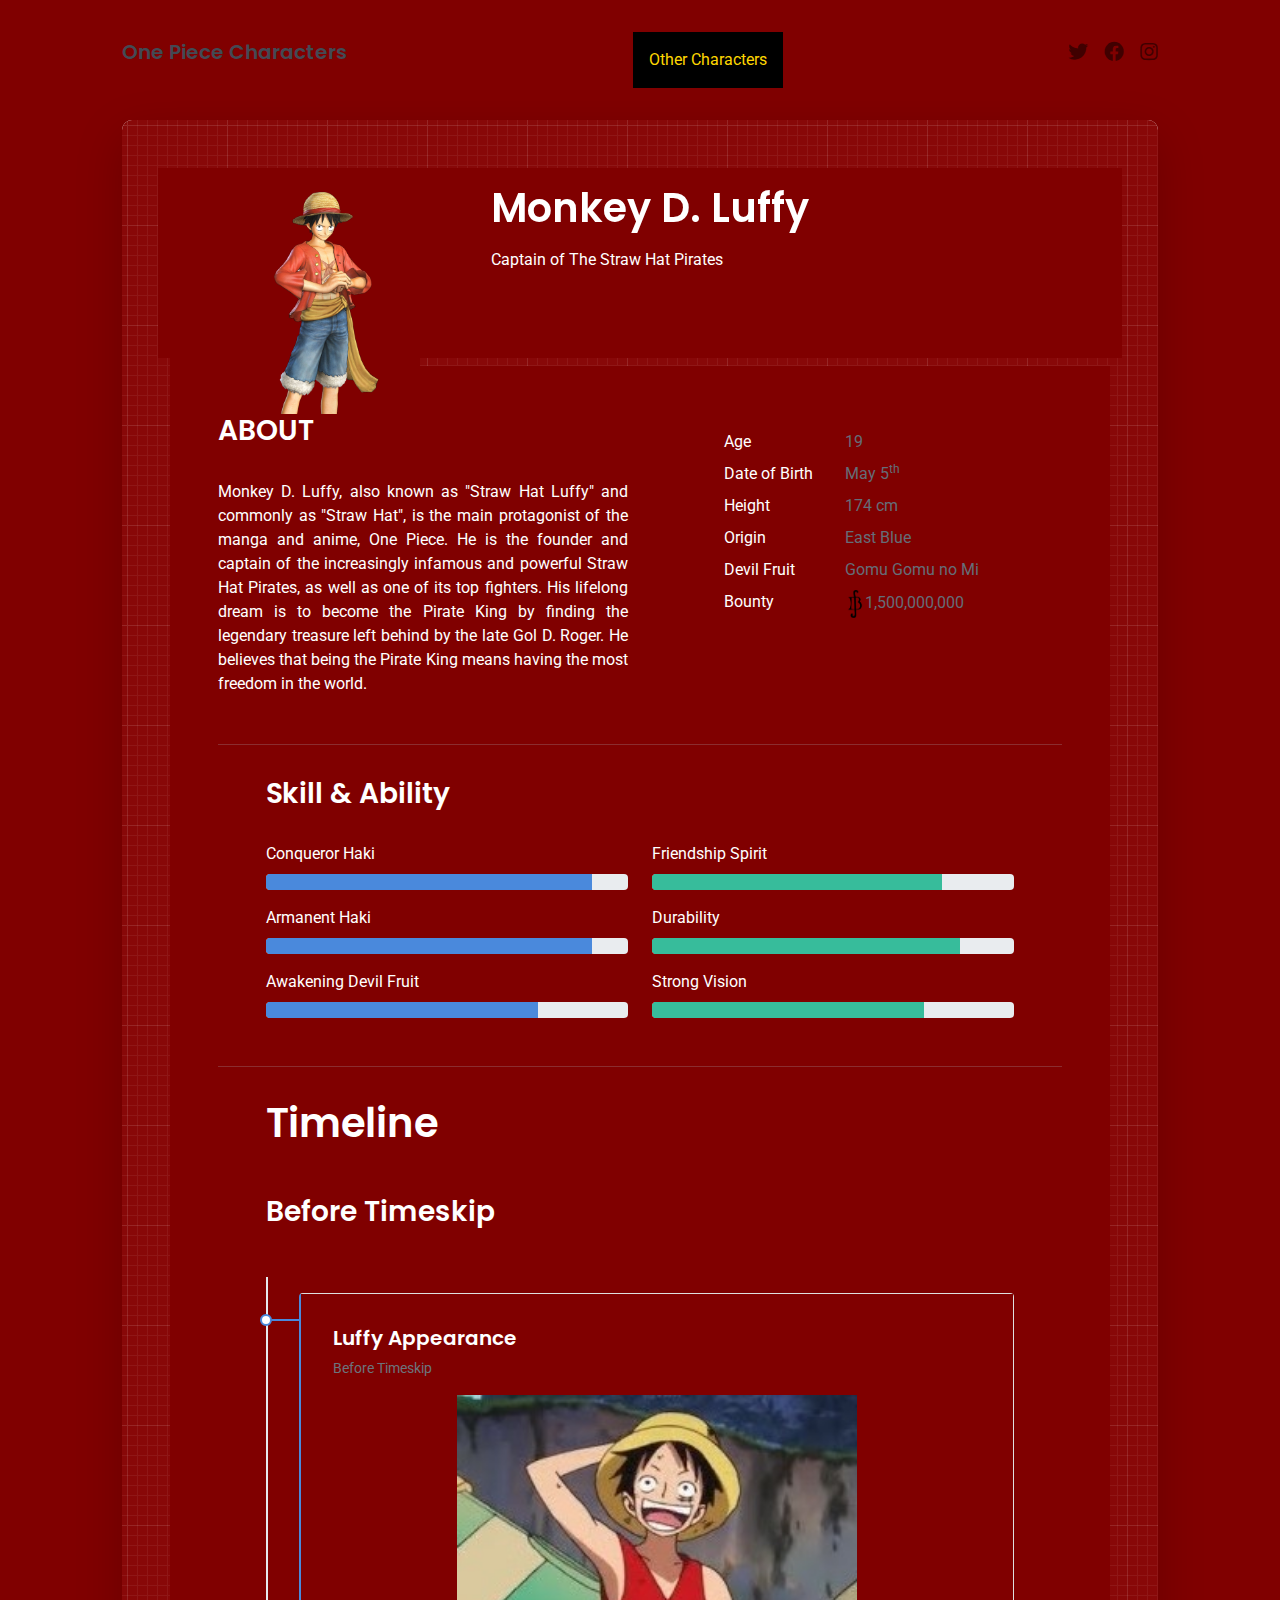
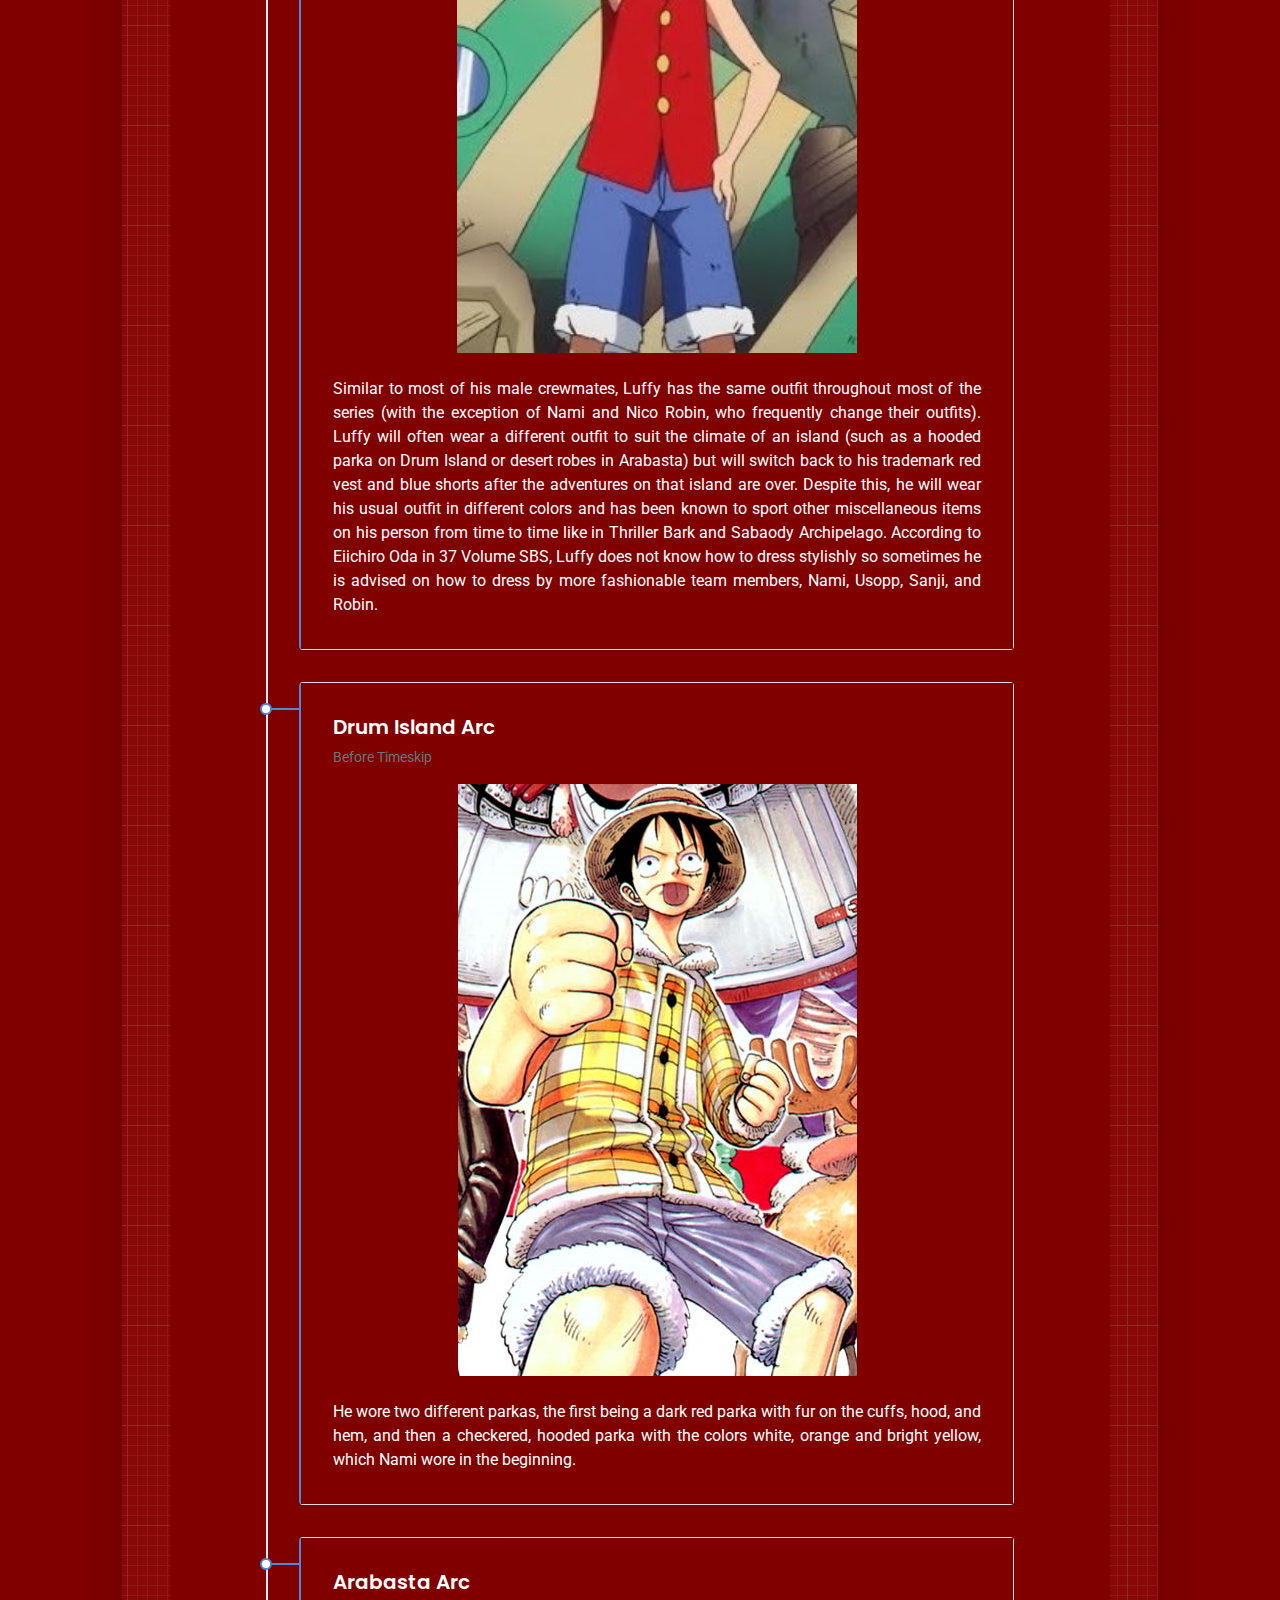
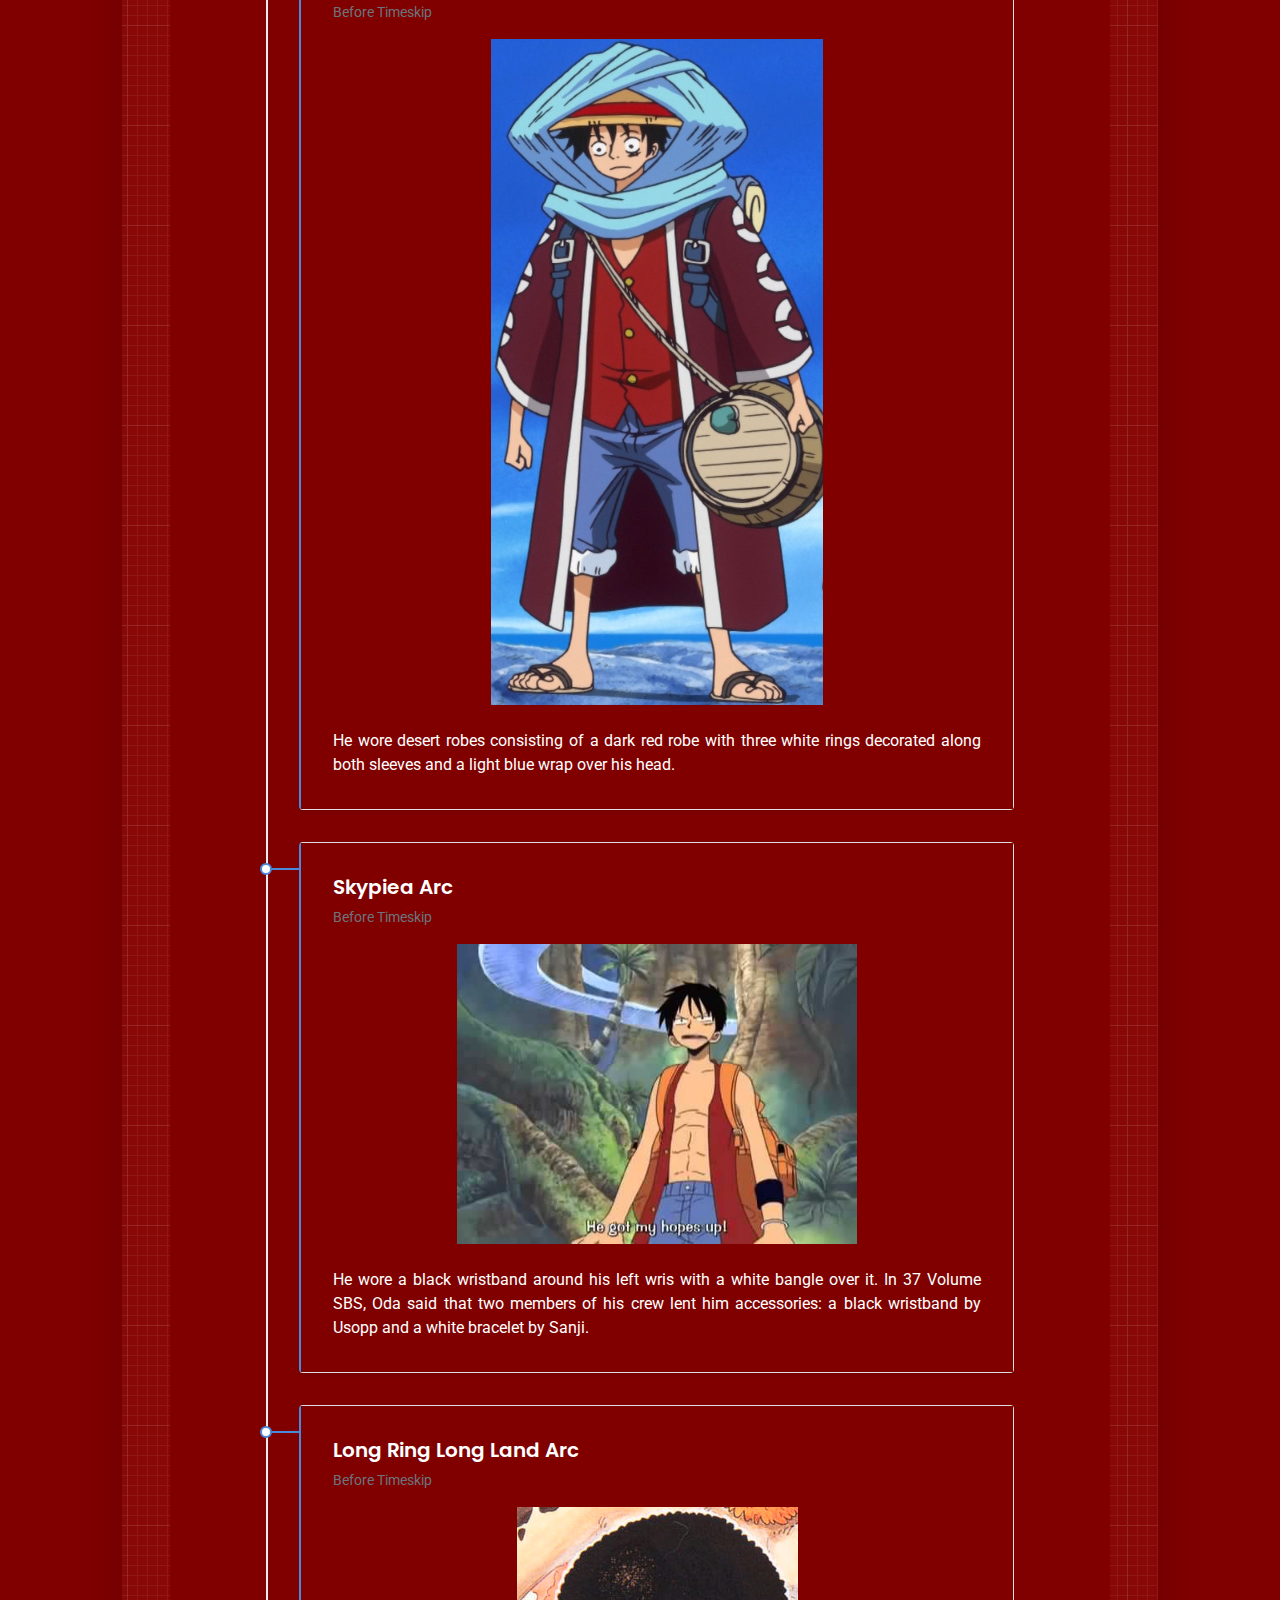
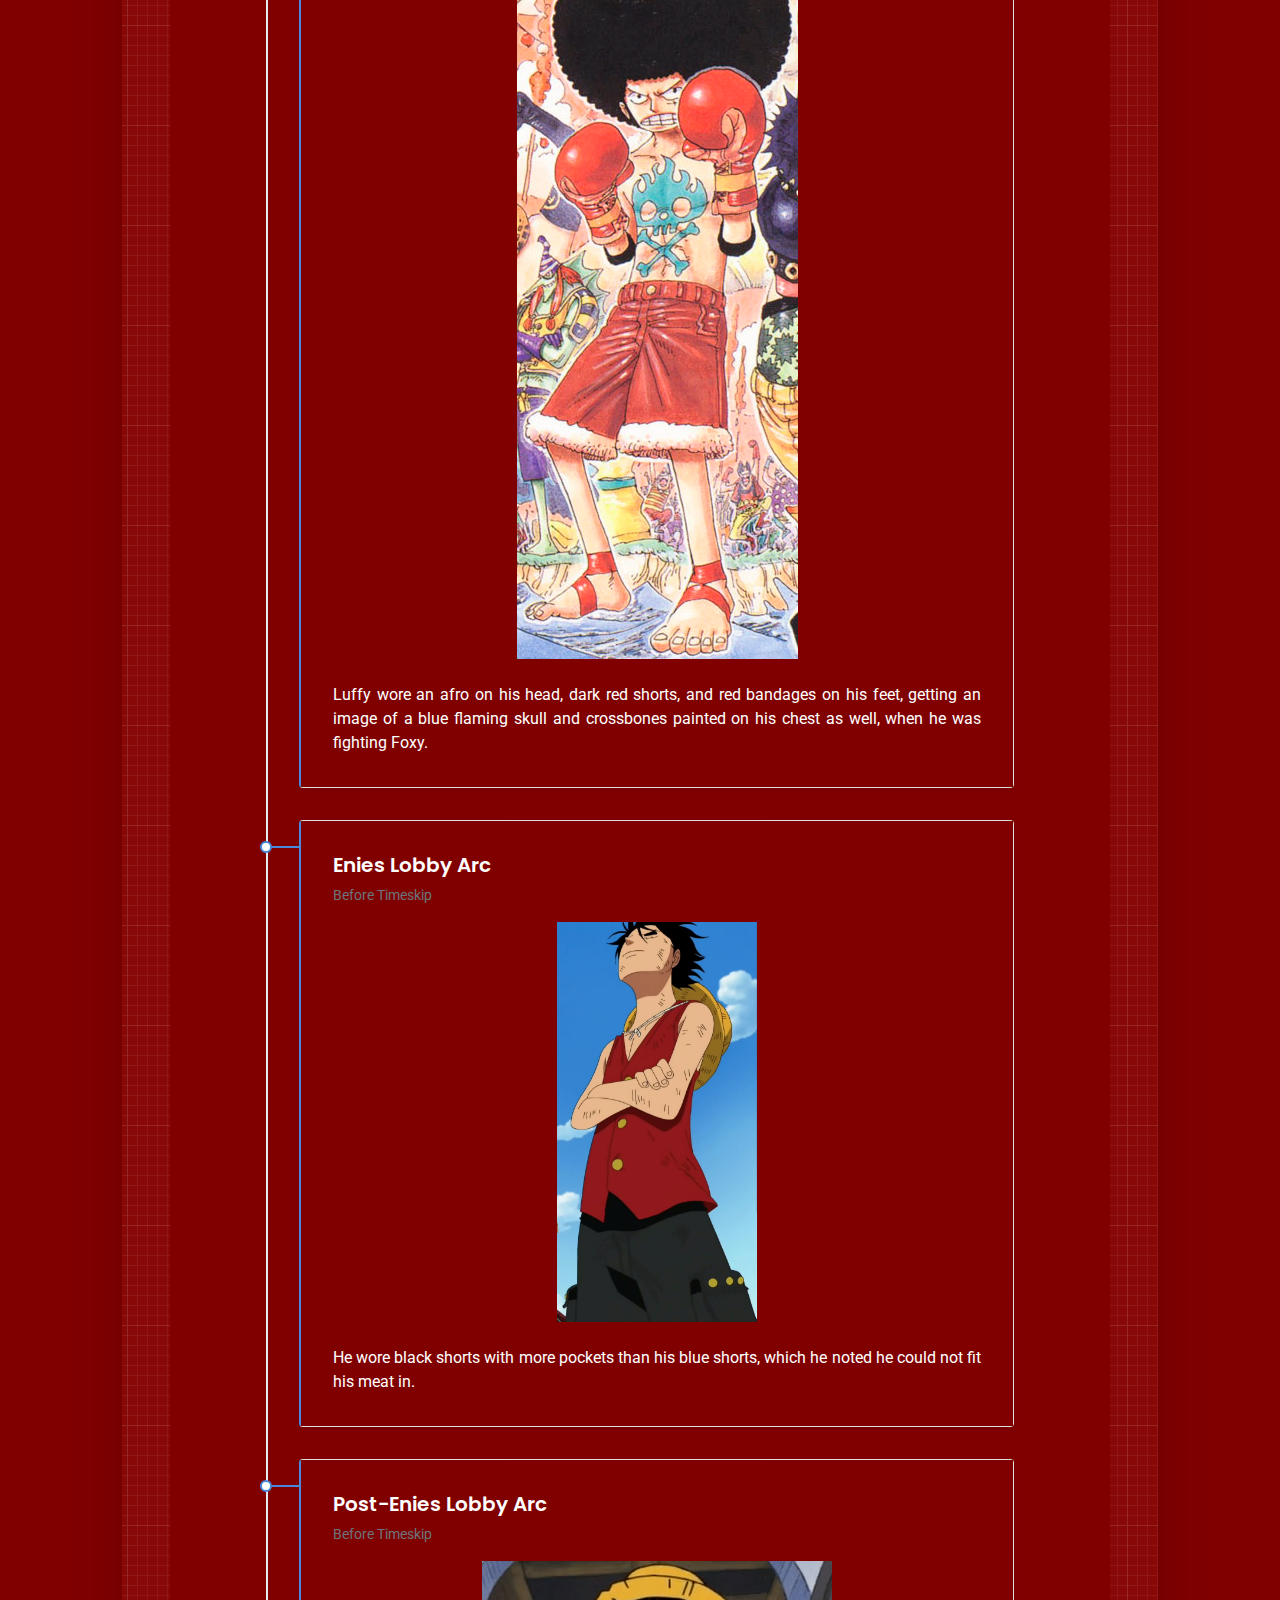
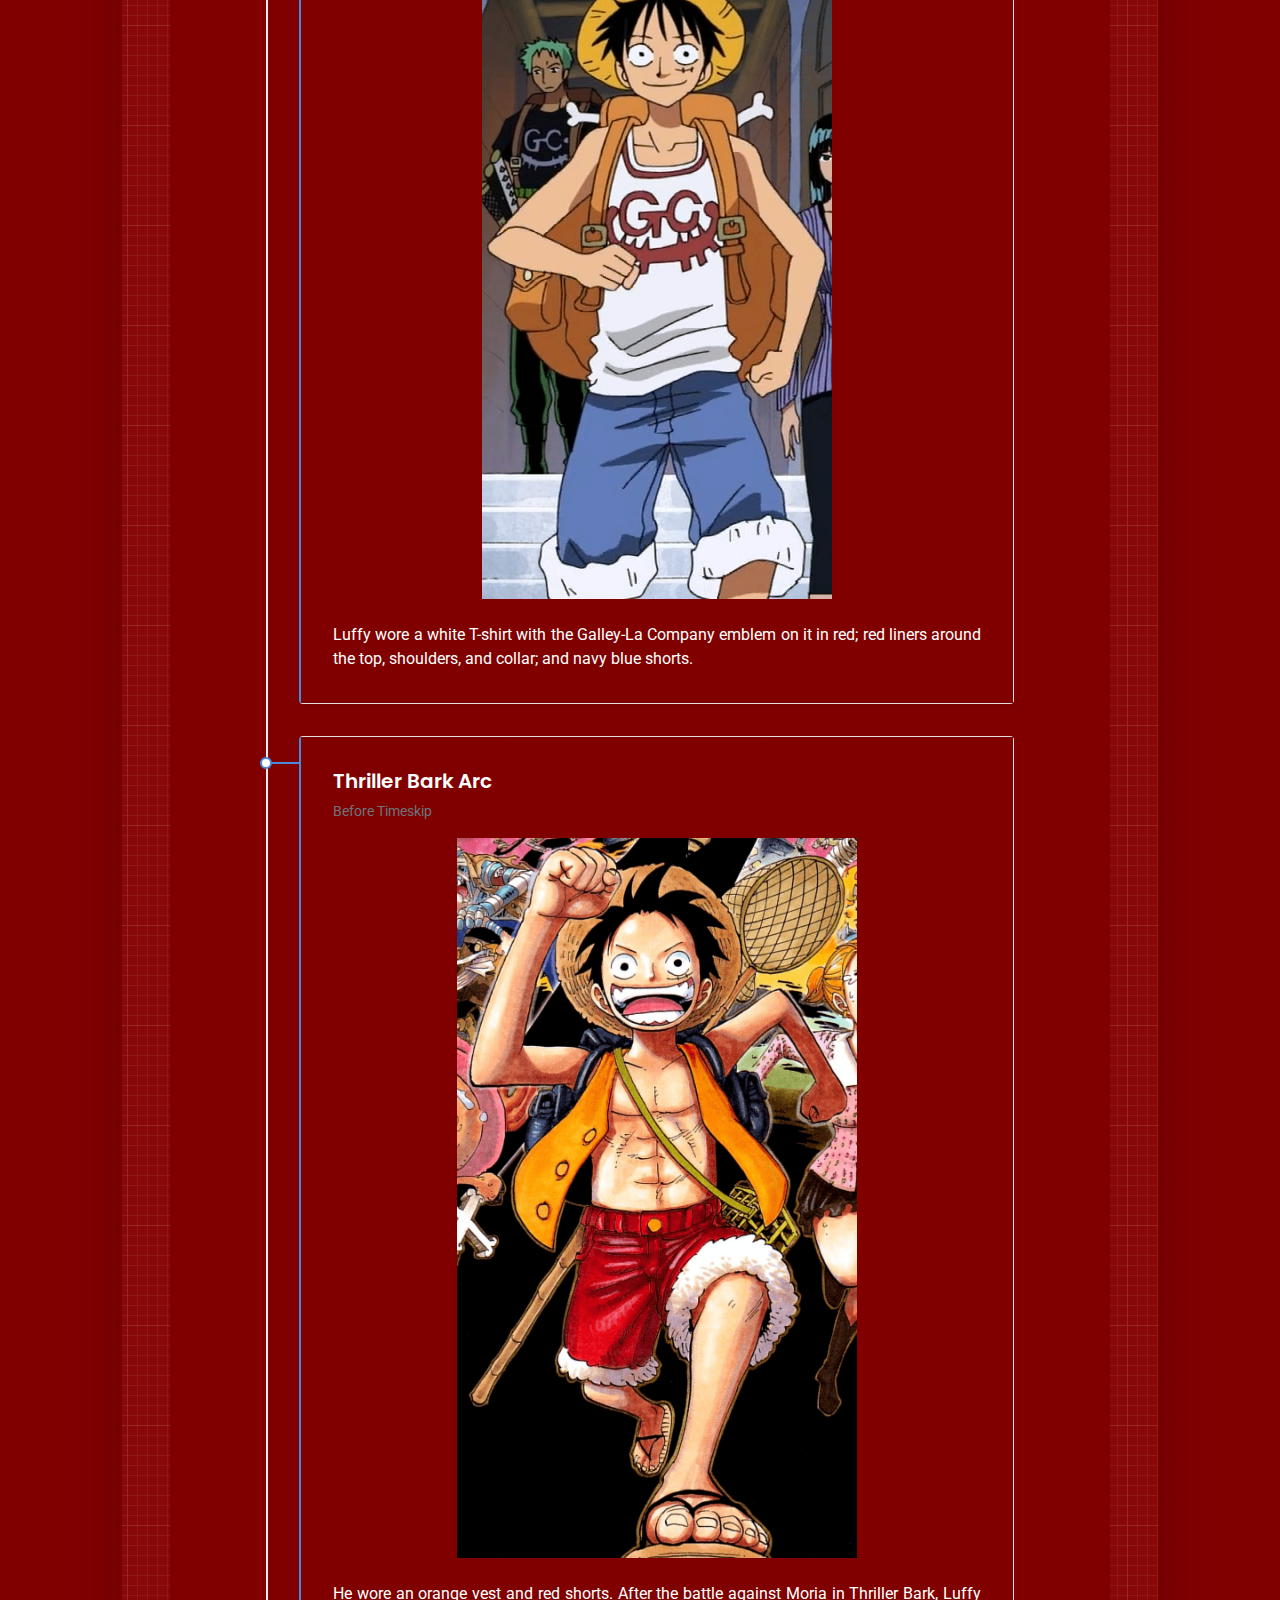
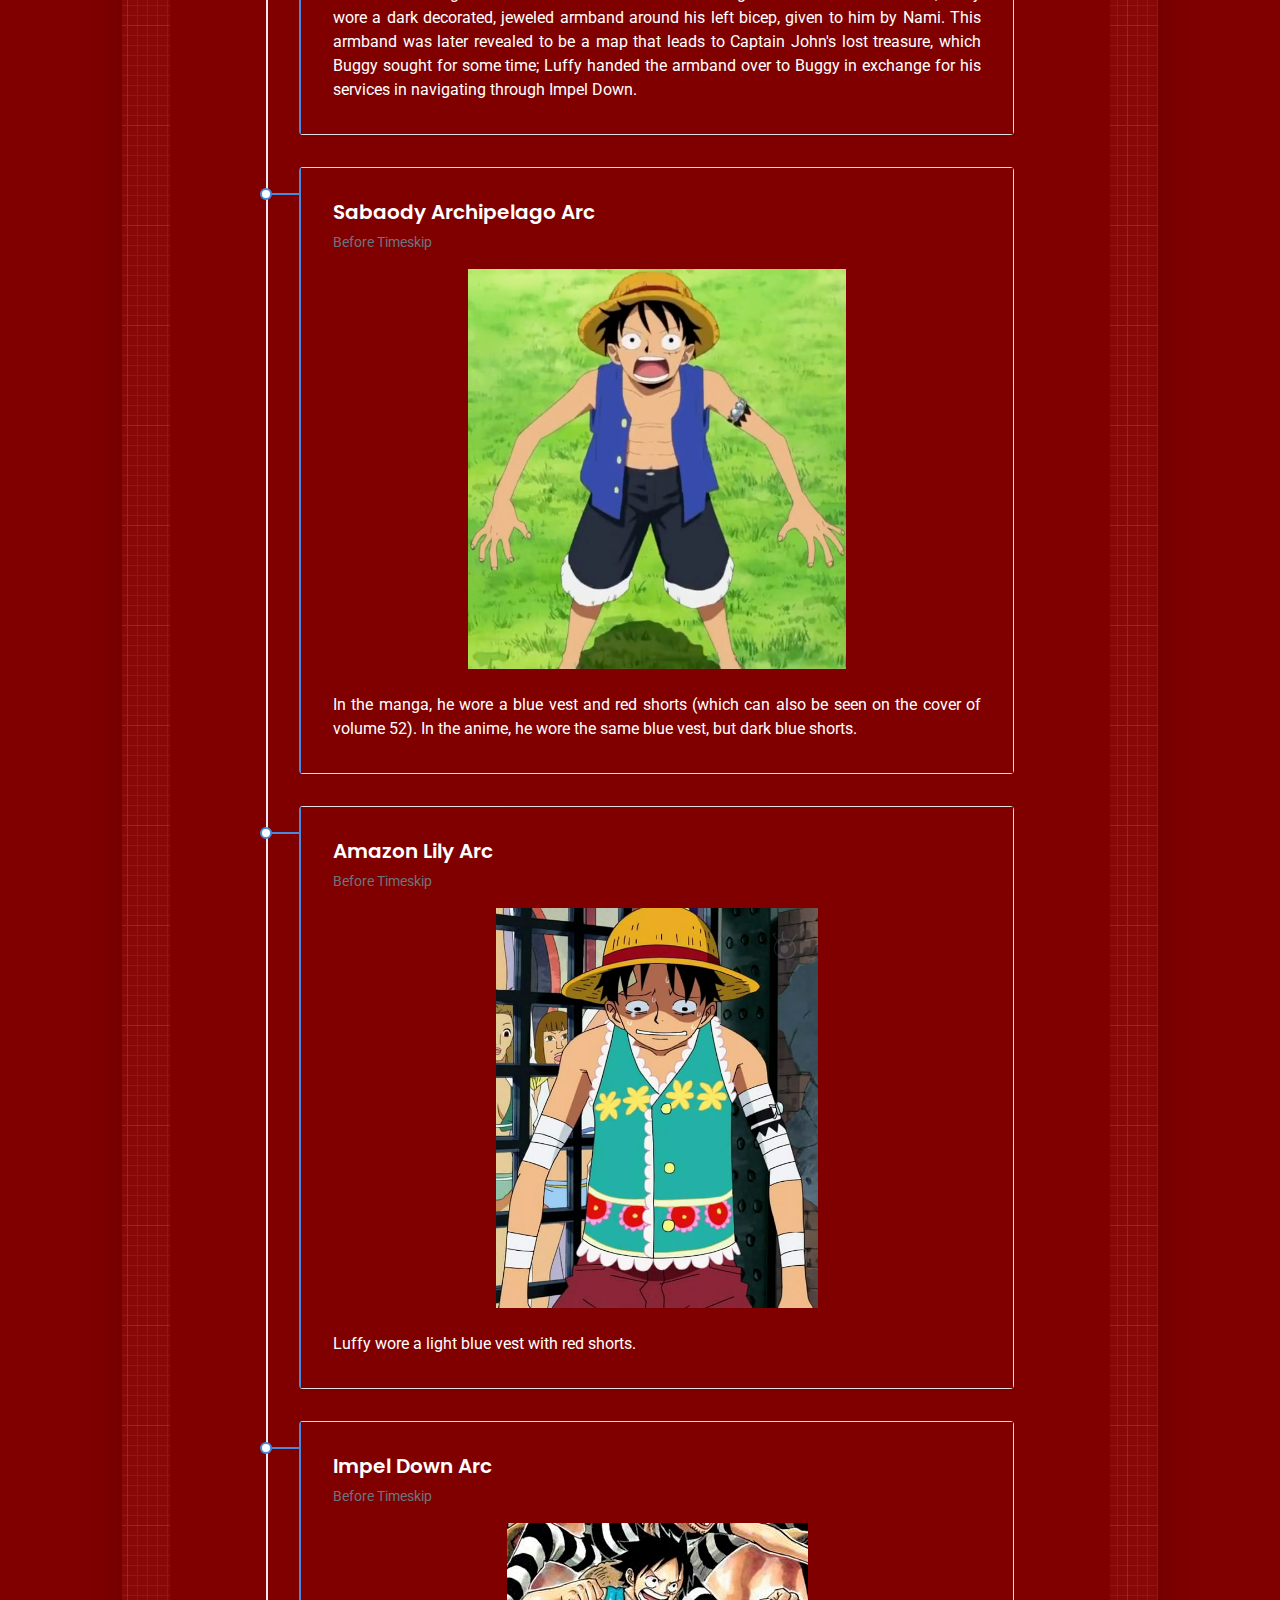
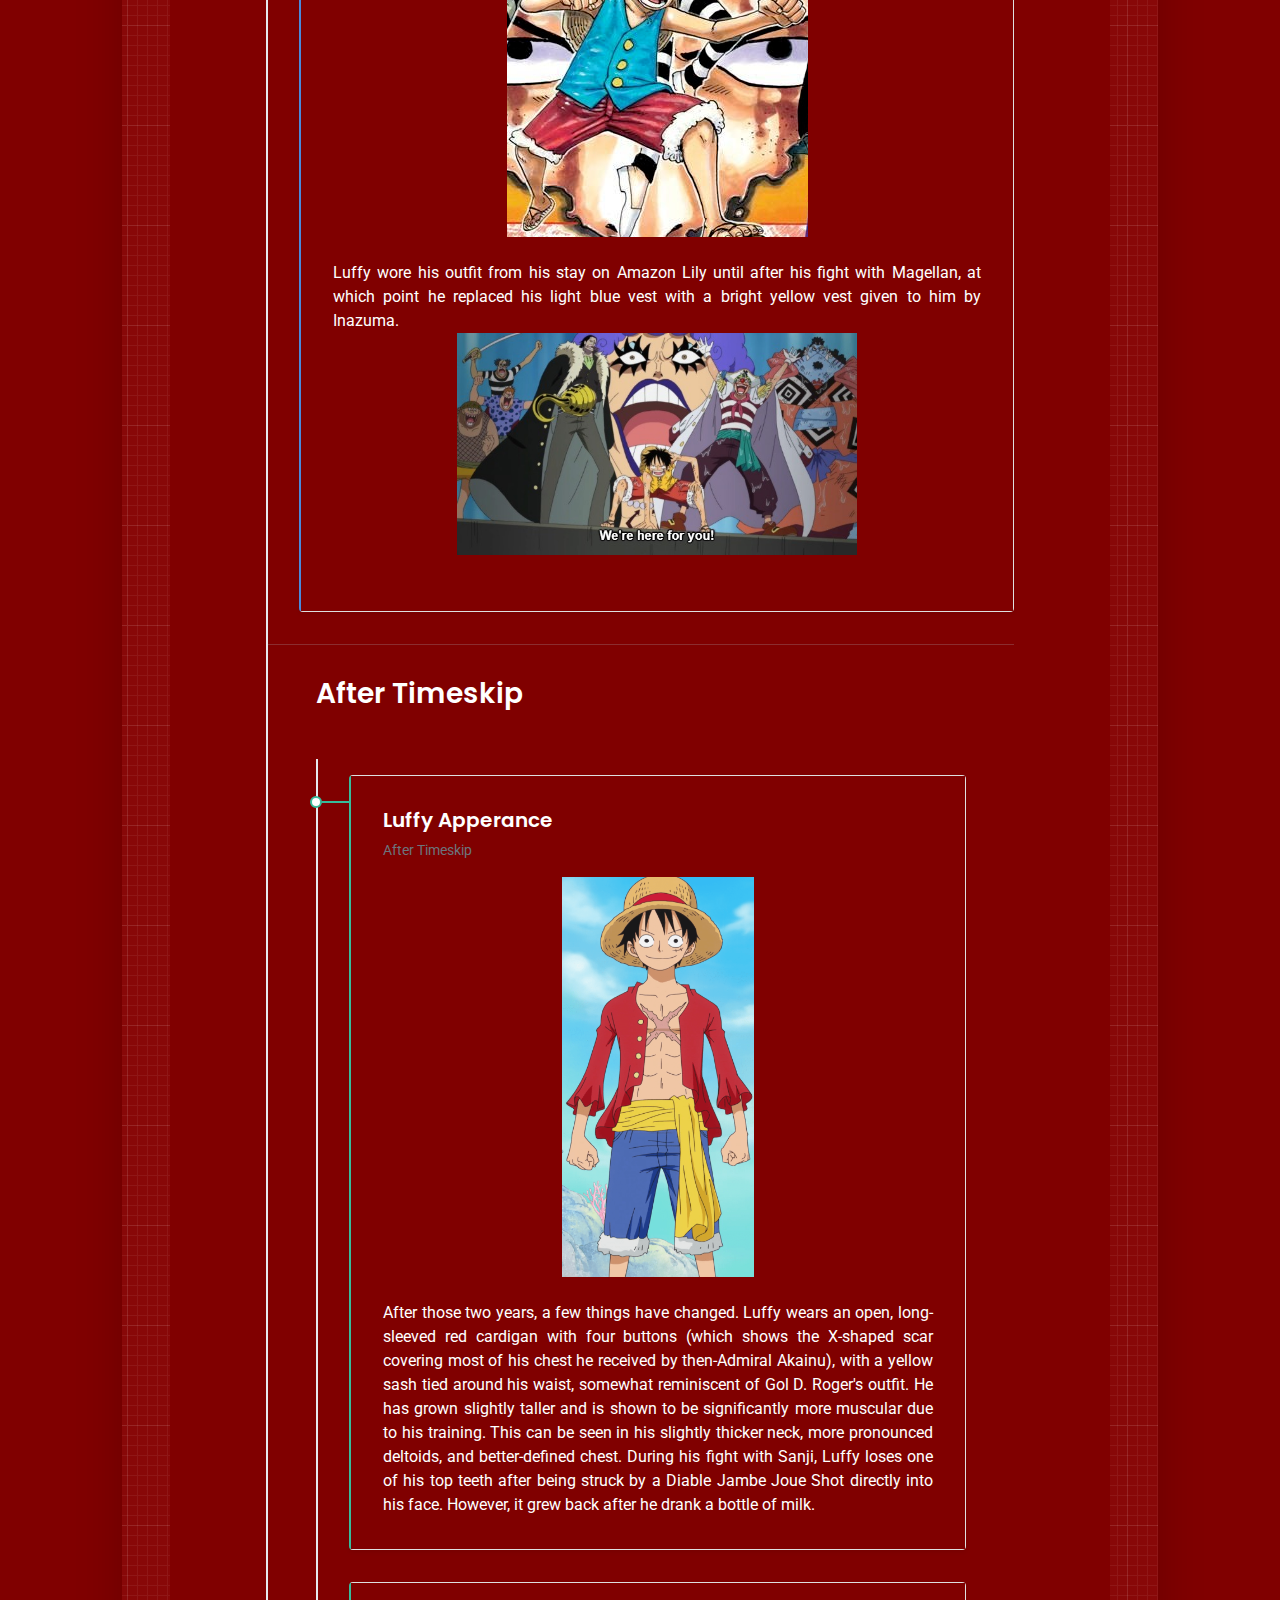
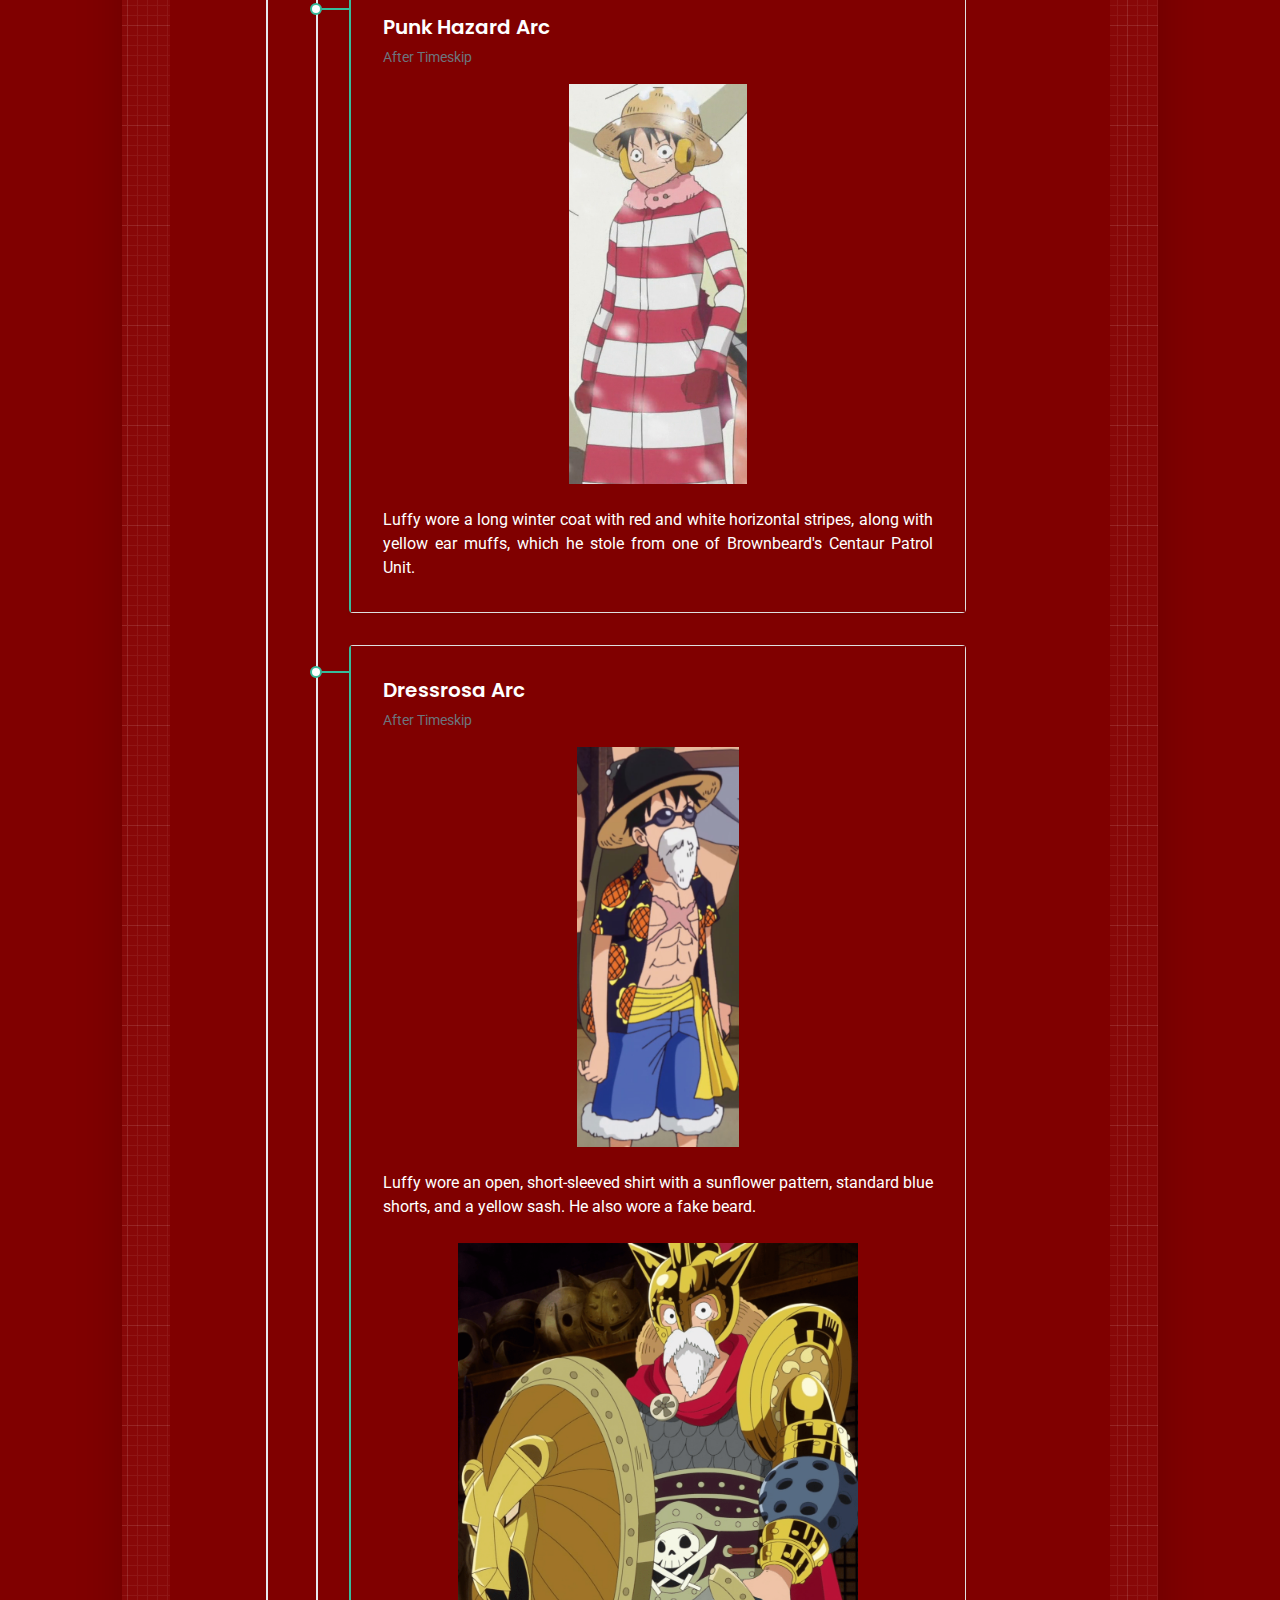
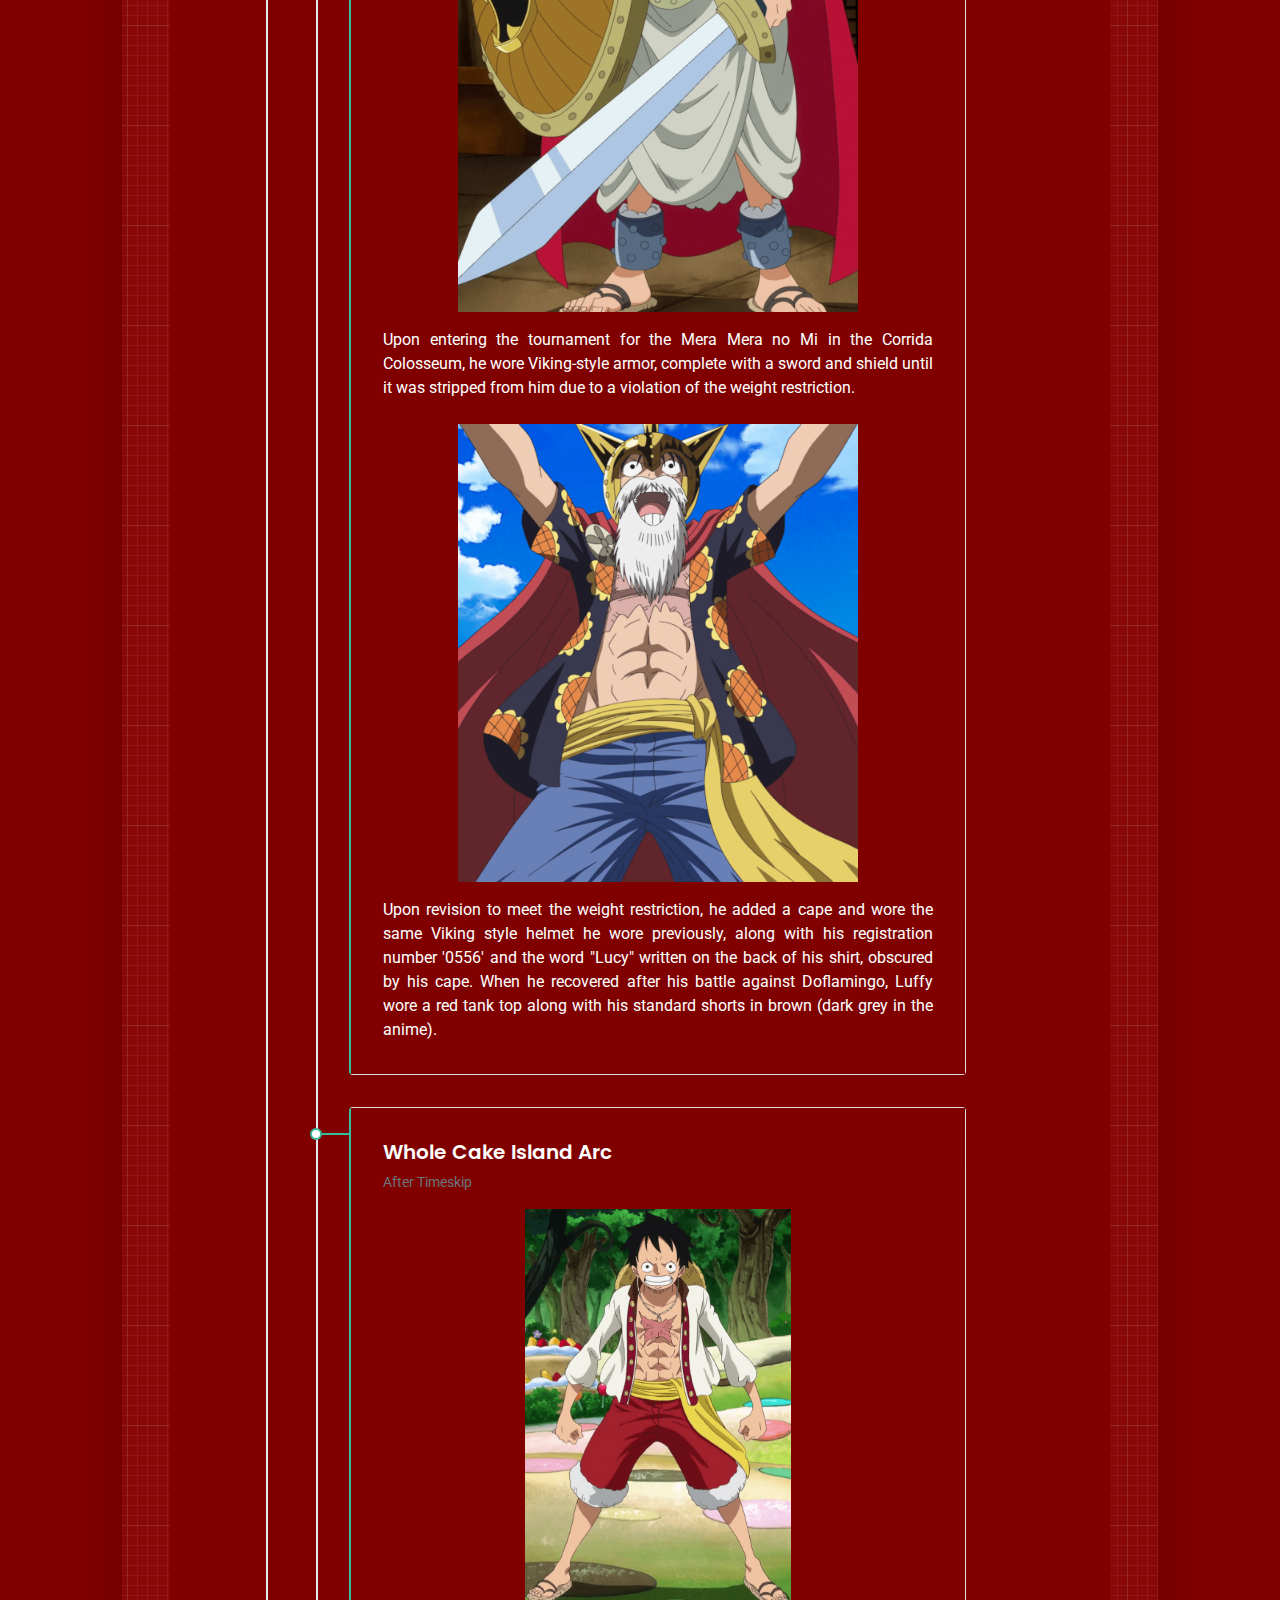
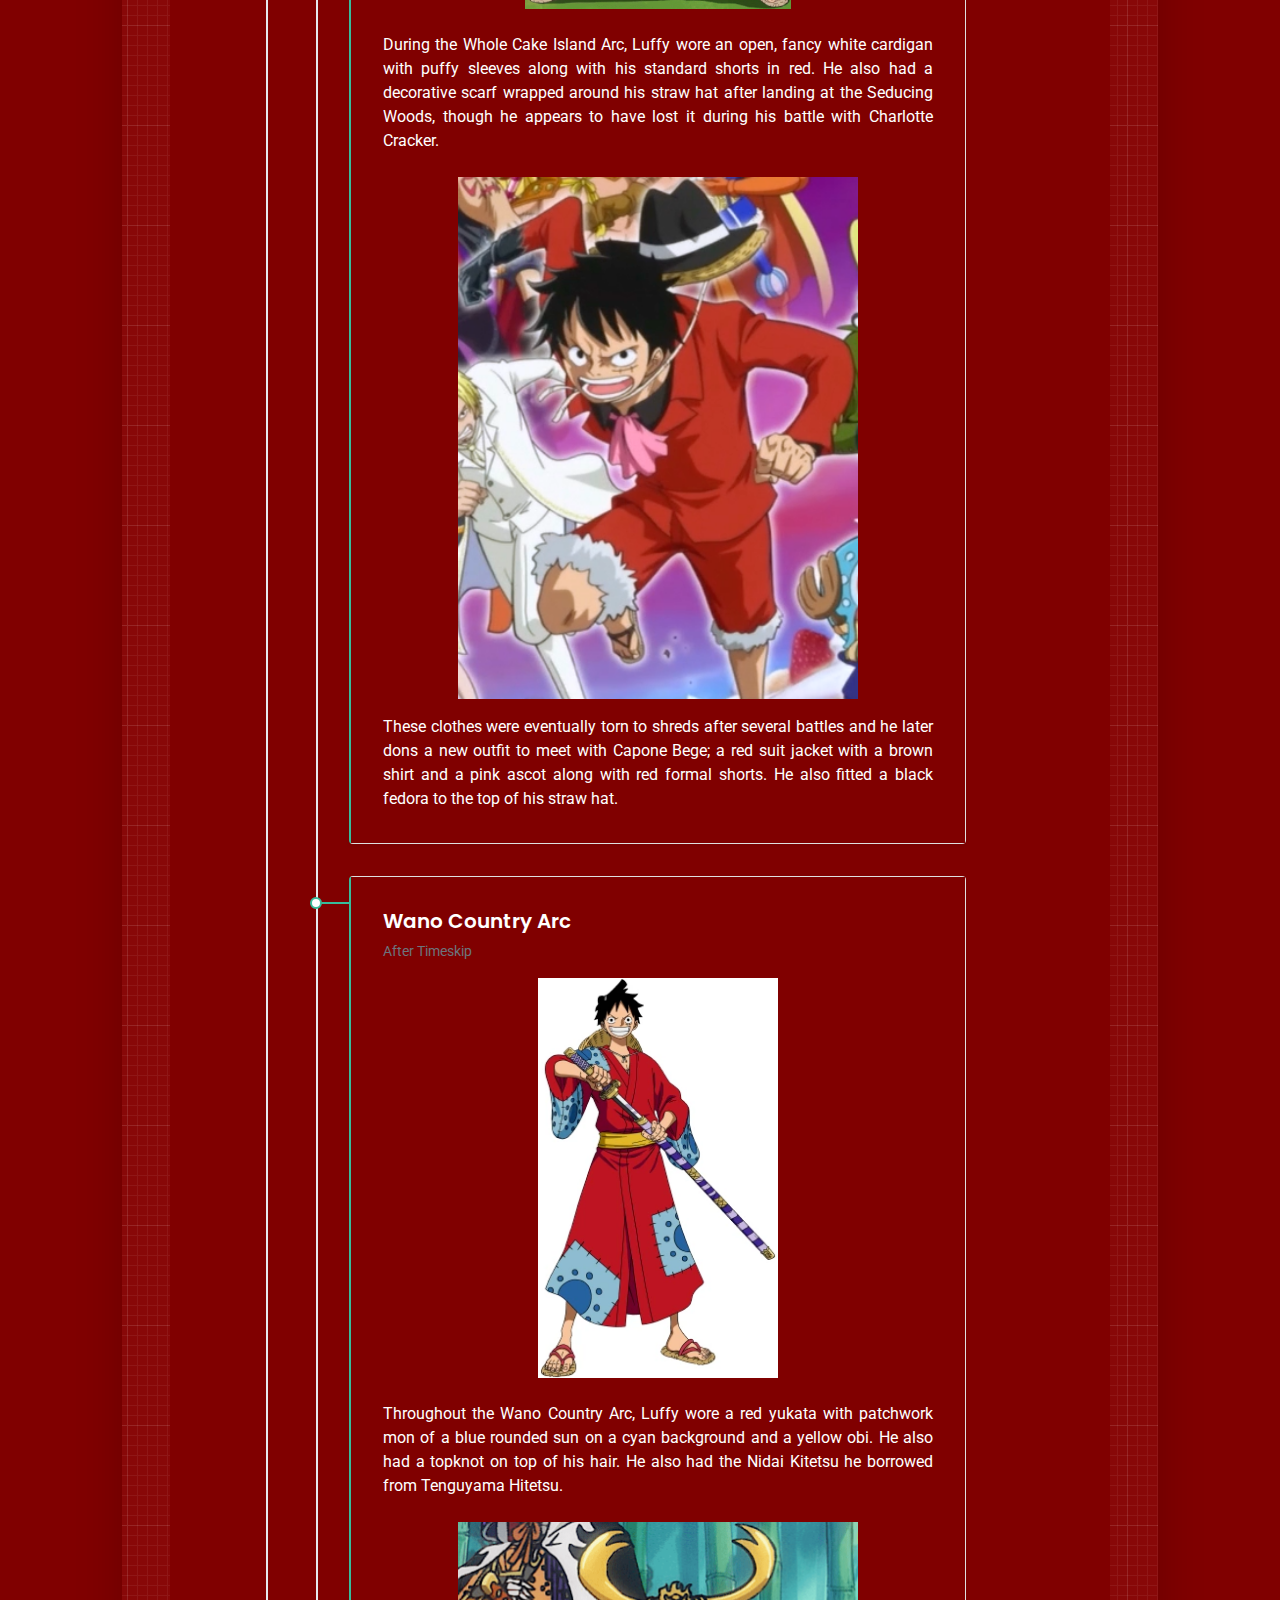
<file: Luffy/Luffy.html>
<!DOCTYPE html>
<html lang="en-US">
  <head>
    <meta charset="UTF-8">
    <meta http-equiv="X-UA-Compatible" content="IE=edge">
    <meta name="viewport" content="width=device-width, initial-scale=1">
    <title>Straw Hat Luffy</title>
    <link rel="preconnect" href="https://fonts.gstatic.com" crossorigin="crossorigin"/>
    <link rel="preload" as="style" href="https://fonts.googleapis.com/css2?family=Poppins:wght@600&amp;family=Roboto:wght@300;400;500;700&amp;display=swap"/>
    <link rel="stylesheet" href="https://fonts.googleapis.com/css2?family=Poppins:wght@600&amp;family=Roboto:wght@300;400;500;700&amp;display=swap" media="print" onload="this.media='all'"/>
    <noscript>
      <link rel="stylesheet" href="https://fonts.googleapis.com/css2?family=Poppins:wght@600&amp;family=Roboto:wght@300;400;500;700&amp;display=swap"/>
    </noscript>
    <link href="css/font-awesome/css/all.min.css?ver=1.2.0" rel="stylesheet">
    <link href="css/bootstrap.min.css?ver=1.2.0" rel="stylesheet">
    <link href="css/aos.css?ver=1.2.0" rel="stylesheet">
    <link href="css/main.css?ver=1.2.0" rel="stylesheet">
    <noscript>
      <style type="text/css">
        [data-aos] {
            opacity: 1 !important;
            transform: translate(0) scale(1) !important;
        }
      </style>
    </noscript>
  </head>
  <body id="top">
    <header class="d-print-none">
      <div class="container text-center text-lg-left">
        <div class="py-3 clearfix">
          <h1 class="site-title mb-0">One Piece Characters</h1>
          <div class="dropdown">
  <button class="dropbtn">Other Characters</button>
  <div class="dropdown-content">
    <a href="../Zoro/Zoro.html">Zoro</a>
    <a href="../Nami/Nami.html">Nami</a>
    <a href="../Usopp/Usopp.html">Usopp</a>
    <a href="../Sanji/Sanji.html">Sanji</a>
    <a href="../Chopper/Chopper.html">Chopper</a>
    <a href="../Robin/Robin.html">Nico Robin</a>
    <a href="../Franky/Franky.html">Franky</a>
    <a href="../Brook/Brook.html">Brook</a>
    <a href="../Jinbe/Jinbe.html">Jinbe</a>
  </div>
</div>
          <div class="site-nav">
            <nav role="navigation">
              <ul class="nav justify-content-center">
                <li class="nav-item"><a class="nav-link" href="https://twitter.com/onepiecedaiiys/status/1483130125218689029?s=12" title="Twitter"><i class="fab fa-twitter"></i><span class="menu-title sr-only">Twitter</span></a>
                </li>
                <li class="nav-item"><a class="nav-link" href="https://www.facebook.com/groups/862581237836144/?ref=share" title="Facebook"><i class="fab fa-facebook"></i><span class="menu-title sr-only">Facebook</span></a>
                </li>
                <li class="nav-item"><a class="nav-link" href="https://msng.link/o/?topijeramii=ig" title="Instagram"><i class="fab fa-instagram"></i><span class="menu-title sr-only">Instagram</span></a>
                </li>
              </ul>
            </nav>
          </div>
        </div>
      </div>
    </header>
    <div class="page-content">
      <div class="container">
<div class="cover shadow-lg bg-white">
  <div class="cover-bg p-3 p-lg-4 text-white">
    <div class="row">
      <div class="col-lg-4 col-md-5">
        <div class="avatar hover-effect"><img src="images/Luffy.png" width="300"></div>
      </div>
      <div class="col-lg-8 col-md-7 text-center text-md-start">
        <h2 class="h1 mt-2" data-aos="fade-left" data-aos-delay="0">Monkey D. Luffy</h2>
        <p data-aos="fade-left" data-aos-delay="100">Captain of The Straw Hat Pirates</p>
      </div>
    </div>
  <div class="about-section pt-4 px-3 px-lg-4 mt-1">
    <div class="row">
      <div class="col-md-6">
        <h2 class="h3 mb-3">ABOUT</h2>
        <p style="text-align: justify;">Monkey D. Luffy, also known as "Straw Hat Luffy" and commonly as "Straw Hat", is the main protagonist of the manga and anime, One Piece. He is the founder and captain of the increasingly infamous and powerful Straw Hat Pirates, as well as one of its top fighters. His lifelong dream is to become the Pirate King by finding the legendary treasure left behind by the late Gol D. Roger. He believes that being the Pirate King means having the most freedom in the world.</p>
      </div>
      <div class="col-md-5 offset-md-1">
        <div class="row mt-2">
          <div class="col-sm-4">
            <div class="pb-1">Age</div>
          </div>
          <div class="col-sm-8">
            <div class="pb-1 text-secondary">19</div>
          </div>
          <div class="col-sm-4">
            <div class="pb-1">Date of Birth</div>
          </div>
          <div class="col-sm-8">
            <div class="pb-1 text-secondary">May 5<sup>th</sup></div>
          </div>
          <div class="col-sm-4">
            <div class="pb-1">Height</div>
          </div>
          <div class="col-sm-8">
            <div class="pb-1 text-secondary">174 cm</div>
          </div>
          <div class="col-sm-4">
            <div class="pb-1">Origin</div>
          </div>
          <div class="col-sm-8">
            <div class="pb-1 text-secondary">East Blue</div>
          </div>
          <div class="col-sm-4">
            <div class="pb-1">Devil Fruit</div>
          </div>
          <div class="col-sm-8">
            <div class="pb-1 text-secondary">Gomu Gomu no Mi</div>
          </div>
          <div class="col-sm-4">
            <div class="pb-1">Bounty</div>
          </div>
          <div class="col-sm-8">
            <div class="pb-1 text-secondary"><img src="images/Belly.png" style="width: 20px;">1,500,000,000</div>
          </div>
        </div>
      </div>
    </div>
  <hr class="d-print-none"/>
  <div class="skills-section px-3 px-lg-4">
    <h2 class="h3 mb-3">Skill & Ability</h2>
    <div class="row">
      <div class="col-md-6">
        <div class="mb-2"><span>Conqueror Haki</span>
          <div class="progress my-1">
            <div class="progress-bar bg-primary" role="progressbar" data-aos="zoom-in-right" data-aos-delay="100" data-aos-anchor=".skills-section" style="width: 90%" aria-valuenow="90" aria-valuemin="0" aria-valuemax="100"></div>
          </div>
        </div>
        <div class="mb-2"><span>Armanent Haki</span>
          <div class="progress my-1">
            <div class="progress-bar bg-primary" role="progressbar" data-aos="zoom-in-right" data-aos-delay="200" data-aos-anchor=".skills-section" style="width: 90%" aria-valuenow="85" aria-valuemin="0" aria-valuemax="100"></div>
          </div>
        </div>
        <div class="mb-2"><span>Awakening Devil Fruit</span>
          <div class="progress my-1">
            <div class="progress-bar bg-primary" role="progressbar" data-aos="zoom-in-right" data-aos-delay="300" data-aos-anchor=".skills-section" style="width: 75%" aria-valuenow="75" aria-valuemin="0" aria-valuemax="100"></div>
          </div>
        </div>
      </div>
      <div class="col-md-6">
        <div class="mb-2"><span>Friendship Spirit</span>
          <div class="progress my-1">
            <div class="progress-bar bg-success" role="progressbar" data-aos="zoom-in-right" data-aos-delay="400" data-aos-anchor=".skills-section" style="width: 80%" aria-valuenow="90" aria-valuemin="0" aria-valuemax="100"></div>
          </div>
        </div>
        <div class="mb-2"><span>Durability</span>
          <div class="progress my-1">
            <div class="progress-bar bg-success" role="progressbar" data-aos="zoom-in-right" data-aos-delay="500" data-aos-anchor=".skills-section" style="width: 85%" aria-valuenow="85" aria-valuemin="0" aria-valuemax="100"></div>
          </div>
        </div>
        <div class="mb-2"><span>Strong Vision</span>
          <div class="progress my-1">
            <div class="progress-bar bg-success" role="progressbar" data-aos="zoom-in-right" data-aos-delay="600" data-aos-anchor=".skills-section" style="width: 75%" aria-valuenow="75" aria-valuemin="0" aria-valuemax="100"></div>
          </div>
        </div>
      </div>
    </div>
  </div>
  <hr class="d-print-none"/>
  <div align="justify" class="work-experience-section px-3 px-lg-4">
    <h1 class="h1 mb-4">Timeline</h1>
    <h2 class="h3 mb-4">Before Timeskip</h2>
    <div class="timeline">
      <div class="timeline-card timeline-card-primary card shadow-sm">
        <div class="card-body">
          <div class="h5 mb-1">Luffy Appearance</span></div>
          <div class="text-muted text-small mb-2">Before Timeskip</div>
          <div align="center"><img src="images/Arc/Luffy_Before Timeskip.jpg" width="400"></div><br>
          <div>Similar to most of his male crewmates, Luffy has the same outfit throughout most of the series (with the exception of Nami and Nico Robin, who frequently change their outfits). Luffy will often wear a different outfit to suit the climate of an island (such as a hooded parka on Drum Island or desert robes in Arabasta) but will switch back to his trademark red vest and blue shorts after the adventures on that island are over. Despite this, he will wear his usual outfit in different colors and has been known to sport other miscellaneous items on his person from time to time like in Thriller Bark and Sabaody Archipelago. According to Eiichiro Oda in 37 Volume SBS, Luffy does not know how to dress stylishly so sometimes he is advised on how to dress by more fashionable team members, Nami, Usopp, Sanji, and Robin.</div>
        </div>
      </div>
      <div class="timeline-card timeline-card-primary card shadow-sm">
        <div class="card-body">
          <div class="h5 mb-1">Drum Island Arc</div>
          <div class="text-muted text-small mb-2">Before Timeskip</div>
          <div align="center"><img src="images/Arc/Luffy_with_Nami_Coat_Drum_Island_Arc.png"></div><br>
          <div>He wore two different parkas, the first being a dark red parka with fur on the cuffs, hood, and hem, and then a checkered, hooded parka with the colors white, orange and bright yellow, which Nami wore in the beginning.</div>
        </div>
      </div>
      <div class="timeline-card timeline-card-primary card shadow-sm">
        <div class="card-body">
          <div class="h5 mb-1">Arabasta Arc</div>
          <div class="text-muted text-small mb-2">Before Timeskip</div>
          <div align="center"><img src="images/Arc/Luffy's_Alabasta_Arc_Outfit.png"></div><br>
          <div>He wore desert robes consisting of a dark red robe with three white rings decorated along both sleeves and a light blue wrap over his head.</div>
        </div>
      </div>
      <div class="timeline-card timeline-card-primary card shadow-sm">
        <div class="card-body">
          <div class="h5 mb-1">Skypiea Arc</div>
          <div class="text-muted text-small mb-2">Before Timeskip</div>
          <div align="center"><img src="images/Arc/Luffy_Skypiea.jpg" width="400"></div><br>
          <div>He wore a black wristband around his left wris with a white bangle over it. In 37 Volume SBS, Oda said that two members of his crew lent him accessories: a black wristband by Usopp and a white bracelet by Sanji.</div>
        </div>
    </div>
     <div class="timeline-card timeline-card-primary card shadow-sm">
        <div class="card-body">
          <div class="h5 mb-1">Long Ring Long Land Arc</div>
          <div class="text-muted text-small mb-2">Before Timeskip</div>
          <div align="center"><img src="images/Arc/Luffy_With_an_Afro_During_the_Davy_Back_Fight.png"></div><br>
          <div>Luffy wore an afro on his head, dark red shorts, and red bandages on his feet, getting an image of a blue flaming skull and crossbones painted on his chest as well, when he was fighting Foxy.</div>
        </div>
  </div>
  <div class="timeline-card timeline-card-primary card shadow-sm">
        <div class="card-body">
          <div class="h5 mb-1">Enies Lobby Arc</div>
          <div class="text-muted text-small mb-2">Before Timeskip</div>
          <div align="center"><img src="images/Arc/Luffy_Enies_Lobby_Arc_Outfit.png" height="400"></div><br>
          <div>He wore black shorts with more pockets than his blue shorts, which he noted he could not fit his meat in.</div>
        </div>
      </div>
      <div class="timeline-card timeline-card-primary card shadow-sm">
        <div class="card-body">
          <div class="h5 mb-1">Post-Enies Lobby Arc</div>
          <div class="text-muted text-small mb-2">Before Timeskip</div>
          <div align="center"><img src="images/Arc/Luffy_Post-Enies_Lobby_Arc_Outfit.png"></div><br>
          <div> Luffy wore a white T-shirt with the Galley-La Company emblem on it in red; red liners around the top, shoulders, and collar; and navy blue shorts.</div>
        </div>
      </div>
      <div class="timeline-card timeline-card-primary card shadow-sm">
        <div class="card-body">
          <div class="h5 mb-1">Thriller Bark Arc</div>
          <div class="text-muted text-small mb-2">Before Timeskip</div>
          <div align="center"><img src="images/Arc/Luffy_Thriller_Bark_Arc_Outfit.png" style="width: 400px"></div><br>
          <div>He wore an orange vest and red shorts. After the battle against Moria in Thriller Bark, Luffy wore a dark decorated, jeweled armband around his left bicep, given to him by Nami. This armband was later revealed to be a map that leads to Captain John's lost treasure, which Buggy sought for some time; Luffy handed the armband over to Buggy in exchange for his services in navigating through Impel Down.</div>
        </div>
      </div>
      <div class="timeline-card timeline-card-primary card shadow-sm">
        <div class="card-body">
          <div class="h5 mb-1">Sabaody Archipelago Arc</div>
          <div class="text-muted text-small mb-2">Before Timeskip</div>
          <div align="center"><img src="images/Arc/Luffy_Sabaody_Archipelago_Arc_Outfit.png" height="400"></div><br>
          <div> In the manga, he wore a blue vest and red shorts (which can also be seen on the cover of volume 52). In the anime, he wore the same blue vest, but dark blue shorts.</div>
        </div>
      </div>
        <div class="timeline-card timeline-card-primary card shadow-sm">
        <div class="card-body">
          <div class="h5 mb-1"> Amazon Lily Arc</div>
          <div class="text-muted text-small mb-2">Before Timeskip</div>
          <div align="center"><img src="images/Arc/Luffy_Flower_Outfit_in_the_Amazon_Lily_Arc.png" height="400"></div><br>
          <div>Luffy wore a light blue vest with red shorts.</div>
        </div>
      </div>
      <div class="timeline-card timeline-card-primary card shadow-sm">
        <div class="card-body">
          <div class="h5 mb-1">Impel Down Arc</div>
          <div class="text-muted text-small mb-2">Before Timeskip</div>
          <div align="center">
            <img src="images/Arc/Luffy_First_Outfit_in_the_Amazon_Lily_Arc_and_Impel_Down_Arc.png">
          </div>
          <br>
          <div>Luffy wore his outfit from his stay on Amazon Lily until after his fight with Magellan, at which point he replaced his light blue vest with a bright yellow vest given to him by Inazuma.</div>
          <div align="center">
            <img src="images/Arc/Luffy_Impel Down.jpg" width="400">
          </div>
          <br>
        </div>
      </div>
  <hr class="d-print-none"/>
  <div class="page-break"></div>
  <div class="education-section px-3 px-lg-4 pb-4">
    <h2 class="h3 mb-4">After Timeskip</h2>
    <div class="timeline">
      <div class="timeline-card timeline-card-success card shadow-sm">
        <div class="card-body">
          <div class="h5 mb-1">Luffy Apperance</div>
          <div class="text-muted text-small mb-2">After Timeskip</div>
          <div align="center"><img src="images/Arc/Monkey_D._Luffy_Anime_Post_Timeskip.png" height="400"></div><br>
          <div>After those two years, a few things have changed. Luffy wears an open, long-sleeved red cardigan with four buttons (which shows the X-shaped scar covering most of his chest he received by then-Admiral Akainu), with a yellow sash tied around his waist, somewhat reminiscent of Gol D. Roger's outfit. He has grown slightly taller and is shown to be significantly more muscular due to his training. This can be seen in his slightly thicker neck, more pronounced deltoids, and better-defined chest. During his fight with Sanji, Luffy loses one of his top teeth after being struck by a Diable Jambe Joue Shot directly into his face. However, it grew back after he drank a bottle of milk.</div>
        </div>
      </div>
      <div class="timeline-card timeline-card-success card shadow-sm">
        <div class="card-body">
          <div class="h5 mb-1">Punk Hazard Arc</div>
          <div class="text-muted text-small mb-2">After Timeskip</div>
          <div align="center"><img src="images/Arc/Luffy_Second_Outfit_Punk_Hazard_Arc.png" height="400"></div><br>
          <div>Luffy wore a long winter coat with red and white horizontal stripes, along with yellow ear muffs, which he stole from one of Brownbeard's Centaur Patrol Unit.</div>
        </div>
      </div>
      <div class="timeline-card timeline-card-success card shadow-sm">
        <div class="card-body">
          <div class="h5 mb-1">Dressrosa Arc</div>
          <div class="text-muted text-small mb-2">After Timeskip</div>
          <div align="center"><img src="images/Arc/Luffy_Disguise_Dressrosa.png" height="400"></div><br>
          <div> Luffy wore an open, short-sleeved shirt with a sunflower pattern, standard blue shorts, and a yellow sash. He also wore a fake beard. <br><br>
          <p align="center"><img src="images/Arc/Luffy_Gladiator_First_Outfit.png" width="400"></p>
          Upon entering the tournament for the Mera Mera no Mi in the Corrida Colosseum, he wore Viking-style armor, complete with a sword and shield until it was stripped from him due to a violation of the weight restriction.
          <br><br>
          <p align="center"><img src="images/Arc/Luffy_Gladiator_Second_Outfit.png" width="400"></p>
          Upon revision to meet the weight restriction, he added a cape and wore the same Viking style helmet he wore previously, along with his registration number '0556' and the word "Lucy" written on the back of his shirt, obscured by his cape. When he recovered after his battle against Doflamingo, Luffy wore a red tank top along with his standard shorts in brown (dark grey in the anime).</div>
        </div>
      </div>
       <div class="timeline-card timeline-card-success card shadow-sm">
        <div class="card-body">
          <div class="h5 mb-1">Whole Cake Island Arc</div>
          <div class="text-muted text-small mb-2">After Timeskip</div>
          <div align="center"><img src="images/Arc/Luffy_Whole_Cake_Island_Arc_Outfit.png" height="400"></div><br>
          <div> During the Whole Cake Island Arc, Luffy wore an open, fancy white cardigan with puffy sleeves along with his standard shorts in red. He also had a decorative scarf wrapped around his straw hat after landing at the Seducing Woods, though he appears to have lost it during his battle with Charlotte Cracker. <br><br>
          <p align="center"><img src="images/Arc/Luffy_Second_Totto_Land_Outfit.png" width="400"></p>
          These clothes were eventually torn to shreds after several battles and he later dons a new outfit to meet with Capone Bege; a red suit jacket with a brown shirt and a pink ascot along with red formal shorts. He also fitted a black fedora to the top of his straw hat.</div>
        </div>
      </div>
      <div class="timeline-card timeline-card-success card shadow-sm">
        <div class="card-body">
          <div class="h5 mb-1">Wano Country Arc</div>
          <div class="text-muted text-small mb-2">After Timeskip</div>
          <div align="center"><img src="images/Arc/Luffy_First_Outfit_in_Wano_Country_Arc.png" height="400"></div><br>
          <div> Throughout the Wano Country Arc, Luffy wore a red yukata with patchwork mon of a blue rounded sun on a cyan background and a yellow obi. He also had a topknot on top of his hair. He also had the Nidai Kitetsu he borrowed from Tenguyama Hitetsu.<br><br>
          <p align="center"><img src="images/Arc/Luffy_Second_Outfit_During_the_Wano_Country_Arc.png" width="400"></p>
          Before beginning the assault on Onigashima, Luffy received a set of samurai armor from Hitetsu. <br><br>
          <p align="center"><img src="images/Arc/Luffy_Third_Wano_Outfit.png" width="400"></p>
          When helping Kin'emon and the others against Kaidou's fleet at sea, Luffy wore a long, dark-colored coat over his usual attire. He also swapped his regular sash and pants for a purple and orange-brown one respectively. <br><br> 
          <p align="center"><img src="images/Arc/Luffy_Beasts_Pirates_Disguise.png" width="400"></p>
          He also briefly wore a Beasts Pirates disguise (created by Kin'emon) when infiltrating Onigashima.</div>
        </div>
      </div>
      </div>
    </div>
  </div>
      <div class="col d-none d-print-block">
        <div class="mt-2">
          <div>
            <div class="mb-2">
              <div class="text-dark"><i class="fab fa-twitter mr-1"></i><span>https://twitter.com/onepiecedaiiys/status/1483130125218689029?s=12</span>
              </div>
            </div>
            <div class="mb-2">
              <div class="text-dark"><i class="fab fa-facebook mr-1"></i><span>https://www.facebook.com/groups/862581237836144/?ref=share</span>
              </div>
            </div>
            <div class="mb-2">
              <div class="text-dark"><i class="fab fa-instagram mr-1"></i><span>https://msng.link/o/?topijeramii=ig</span>
              </div>
            </div>
            </div>
          </div>
        </div>
      </div>
    <footer class="pt-4 pb-4 text-muted text-center d-print-none">
      <div class="container">
        <div class="my-3">
          <div class="h4">Topi Jerami</div>
          <div class="footer-nav">
            <nav role="navigation">
              <ul class="nav justify-content-center">
                <li class="nav-item"><a class="nav-link" href="https://twitter.com/onepiecedaiiys/status/1483130125218689029?s=12" title="Twitter"><i class="fab fa-twitter"></i><span class="menu-title sr-only">Twitter</span></a>
                </li>
                <li class="nav-item"><a class="nav-link" href="https://www.facebook.com/groups/862581237836144/?ref=share" title="Facebook"><i class="fab fa-facebook"></i><span class="menu-title sr-only">Facebook</span></a>
                </li>
                <li class="nav-item"><a class="nav-link" href="https://msng.link/o/?topijeramii=ig" title="Instagram"><i class="fab fa-instagram"></i><span class="menu-title sr-only">Instagram</span></a>
                </li>
              </ul>
            </nav>
          </div>
        </div>
        <div class="text-small">
          <div class="mb-1">&copy; Topi Jerami. All rights reserved.</div>
          <div>Design - <a href="https://www.facebook.com/ashraf.rosli.71/" target="_blank">Ashraf Rosli</a></div>
        </div>
      </div>
    </footer>
    <script src="scripts/bootstrap.bundle.min.js?ver=1.2.0"></script>
    <script src="scripts/aos.js?ver=1.2.0"></script>
    <script src="scripts/main.js?ver=1.2.0"></script>
  </body>
</html>
</file>
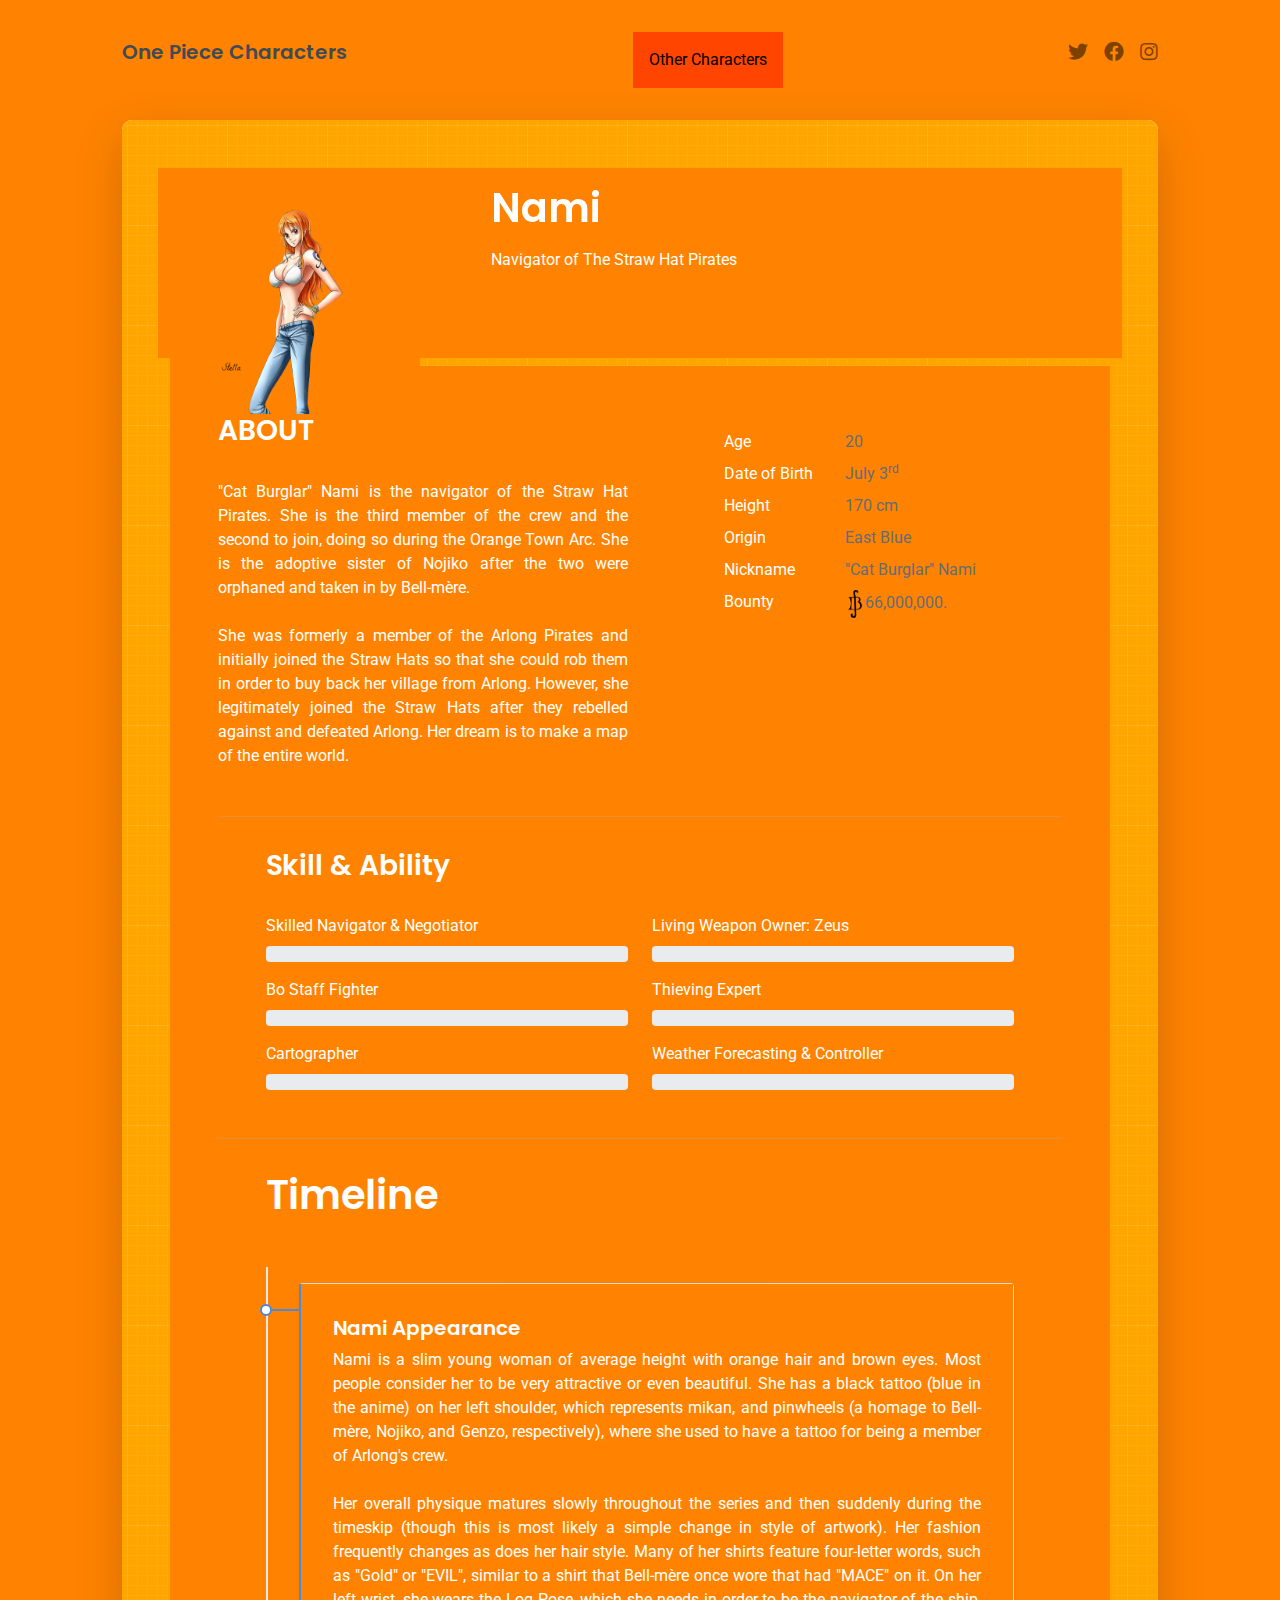
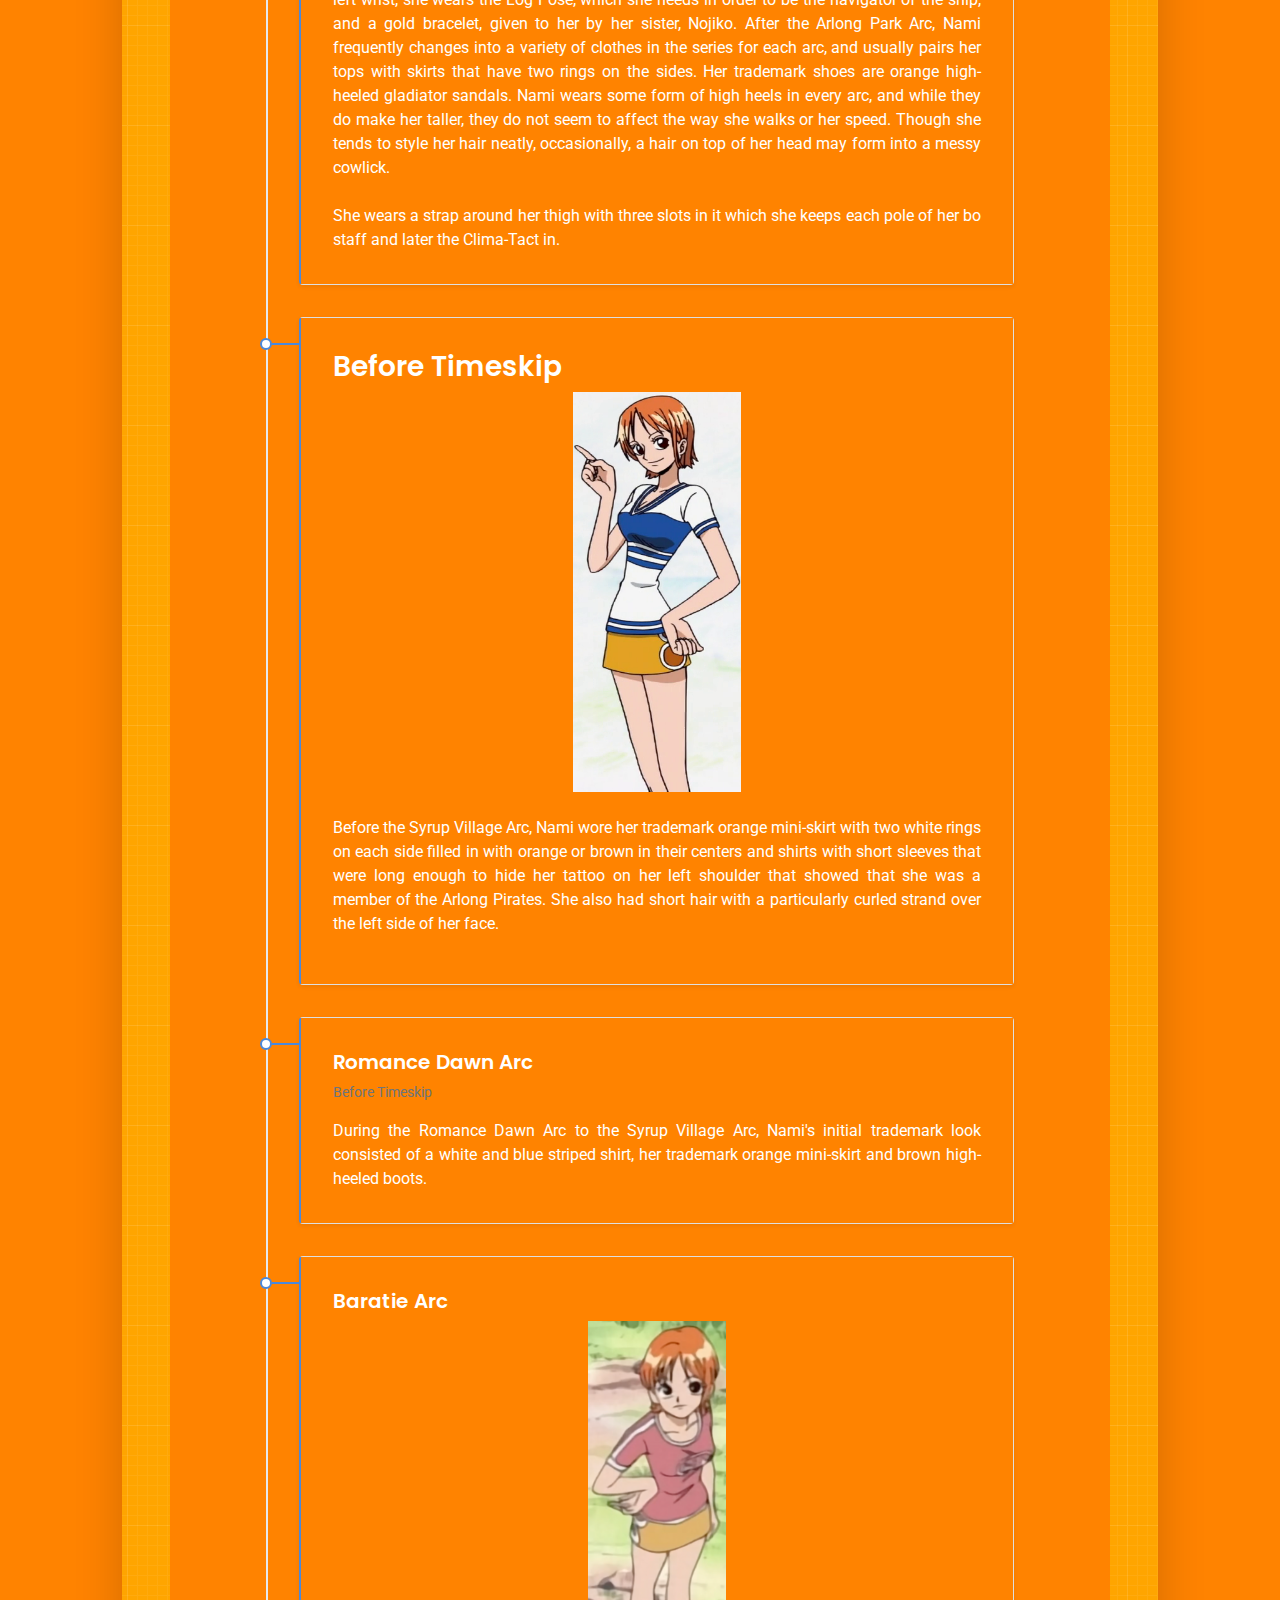
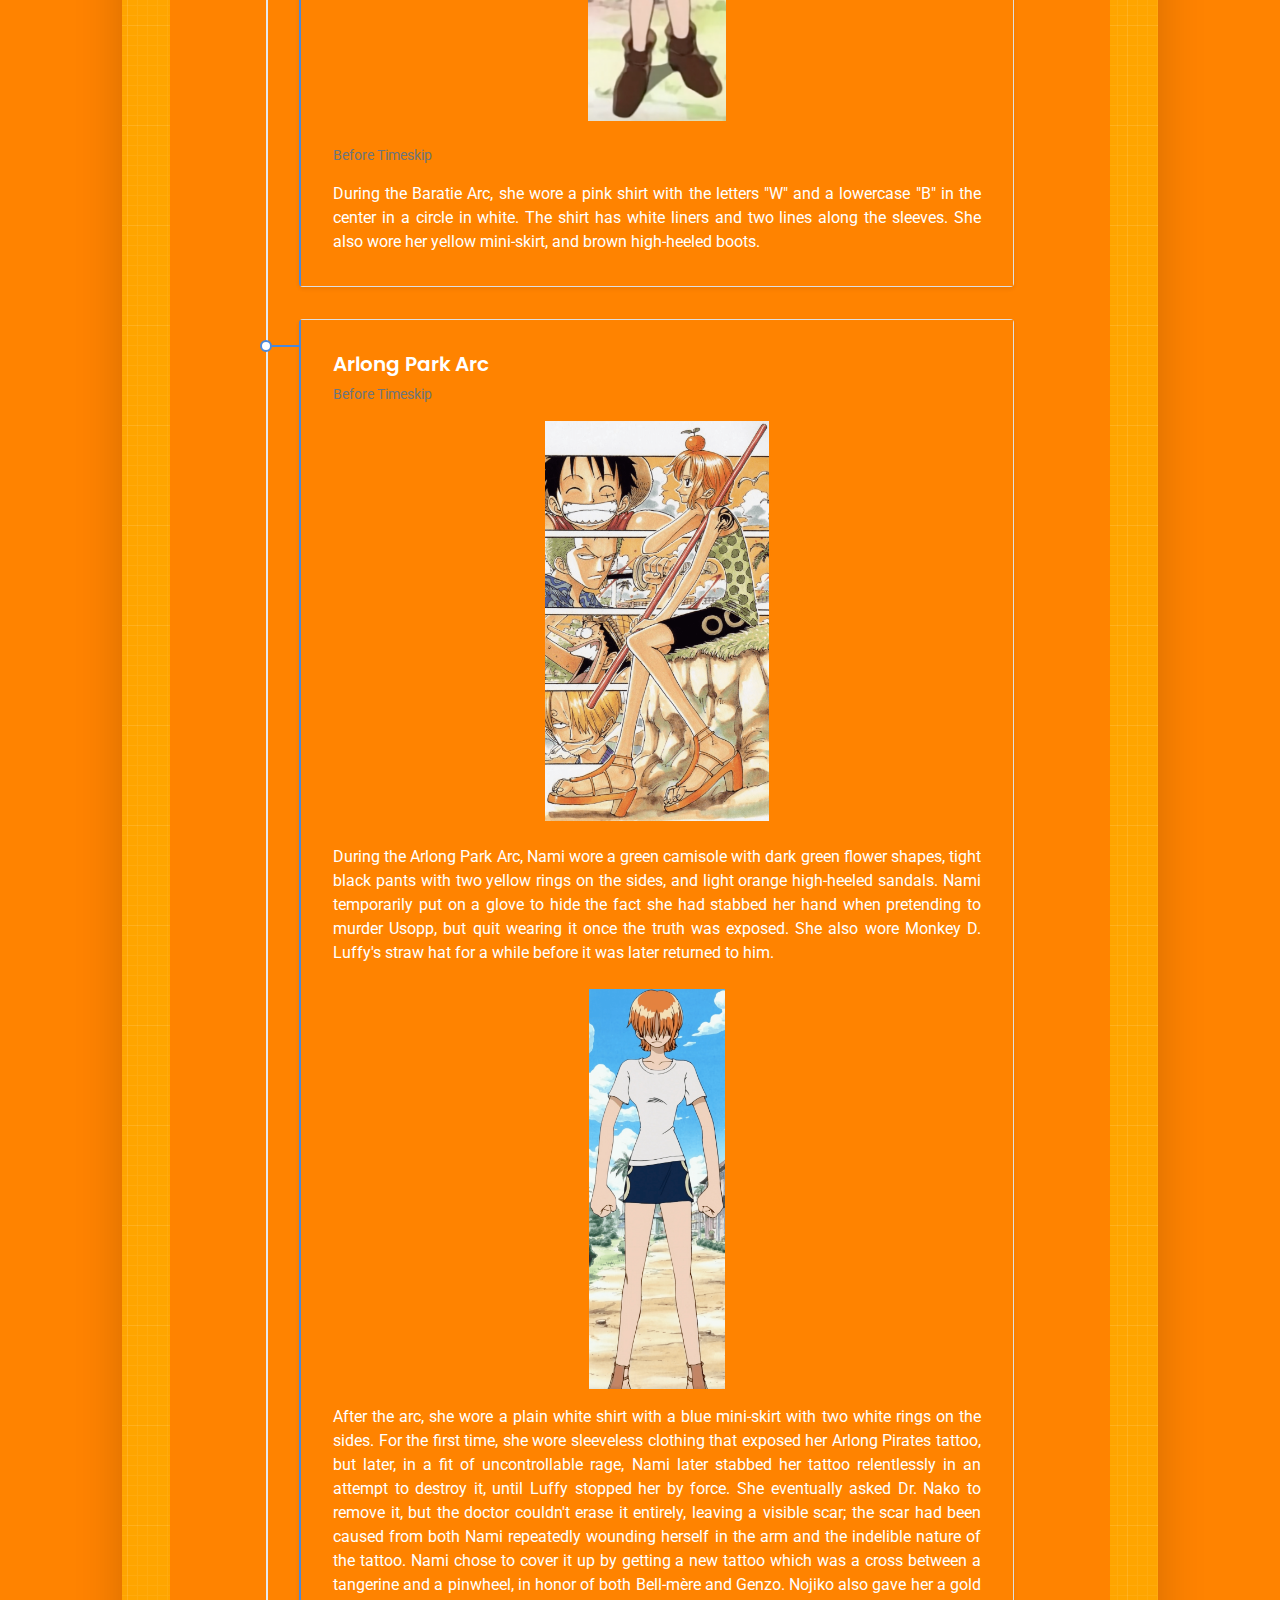
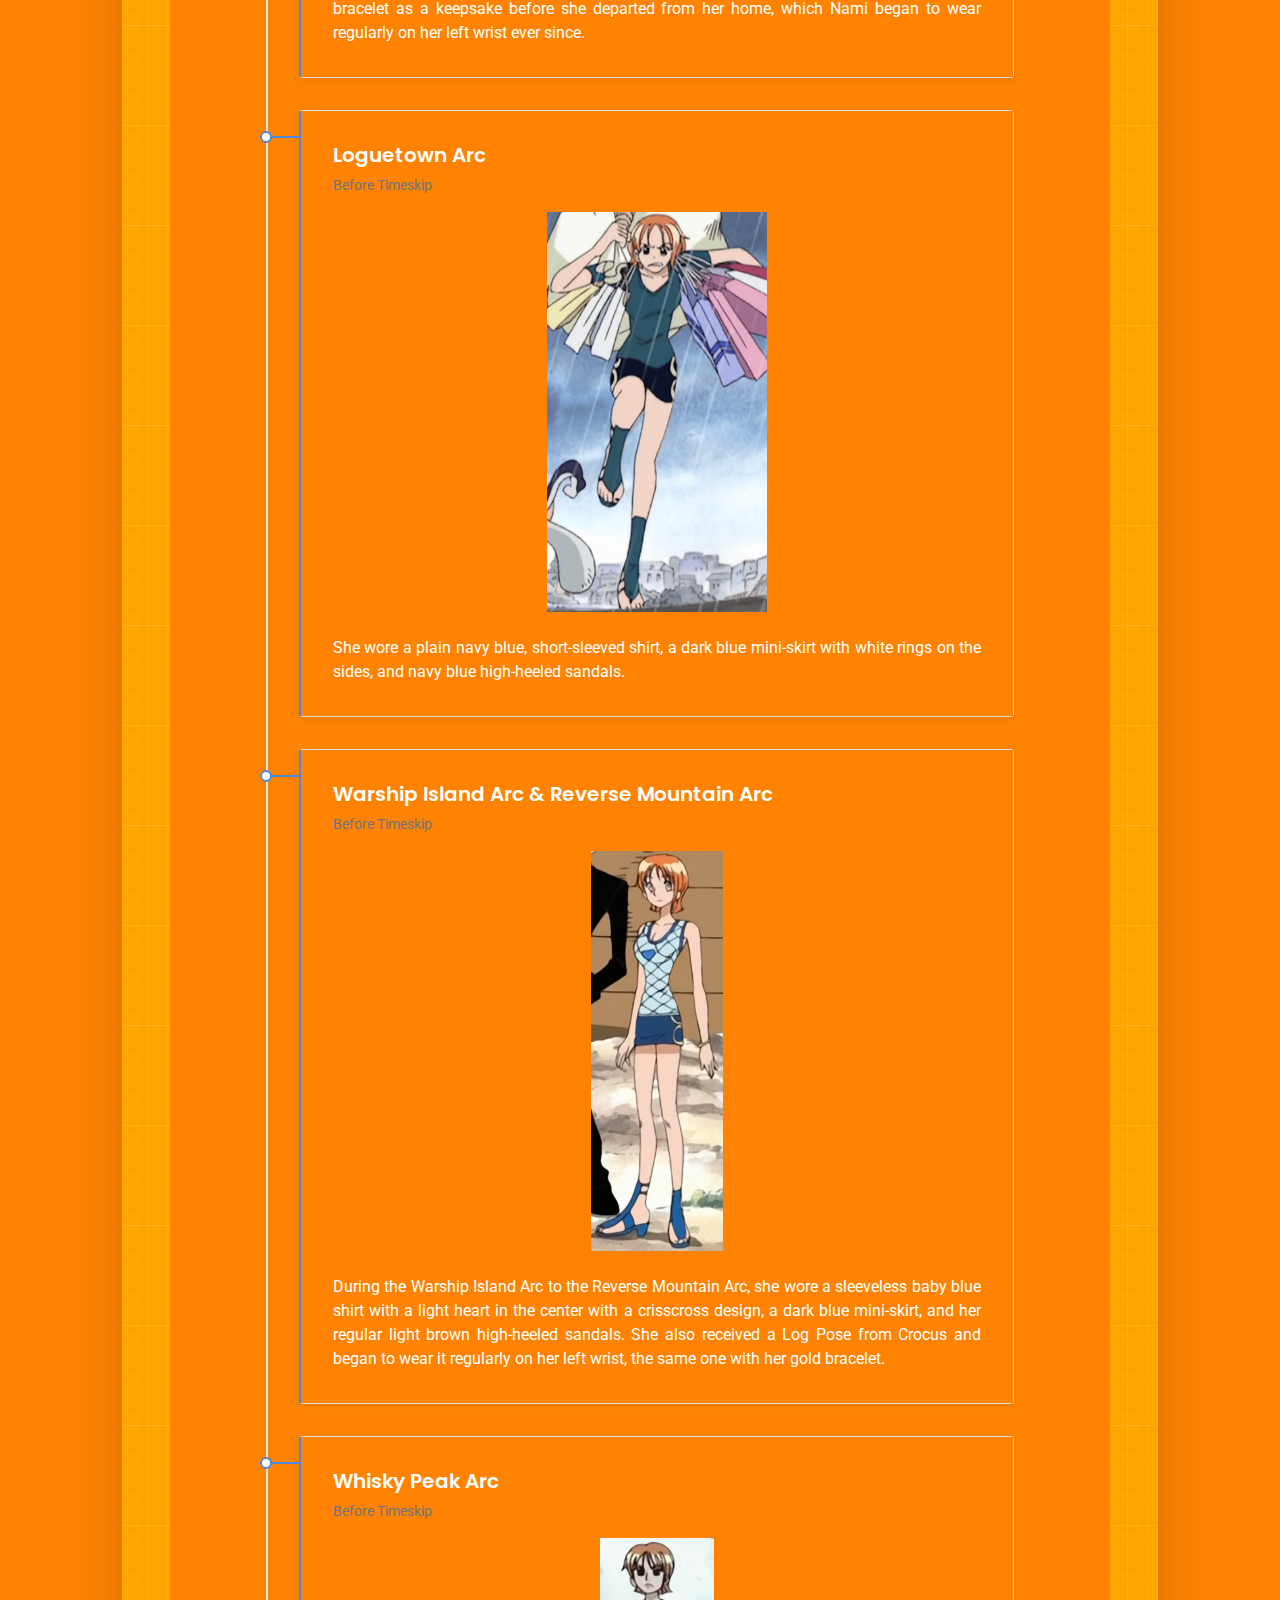
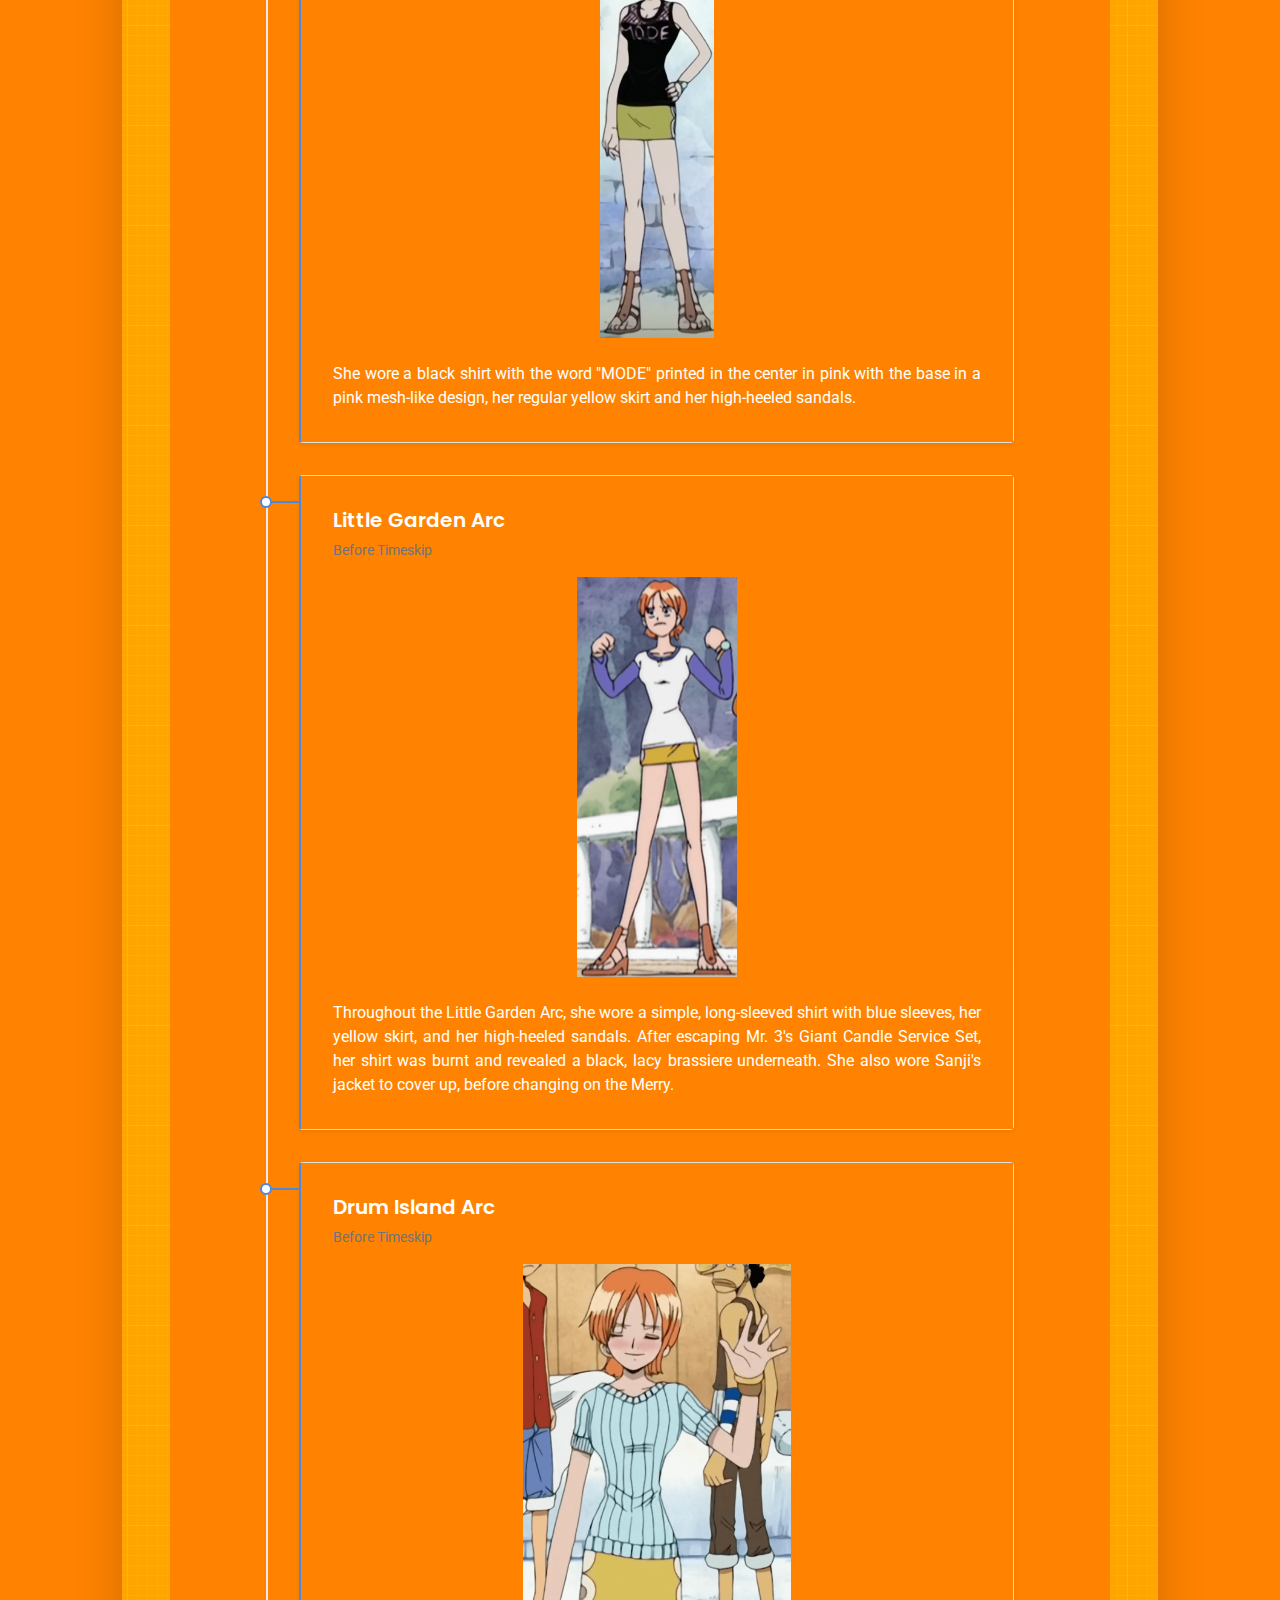
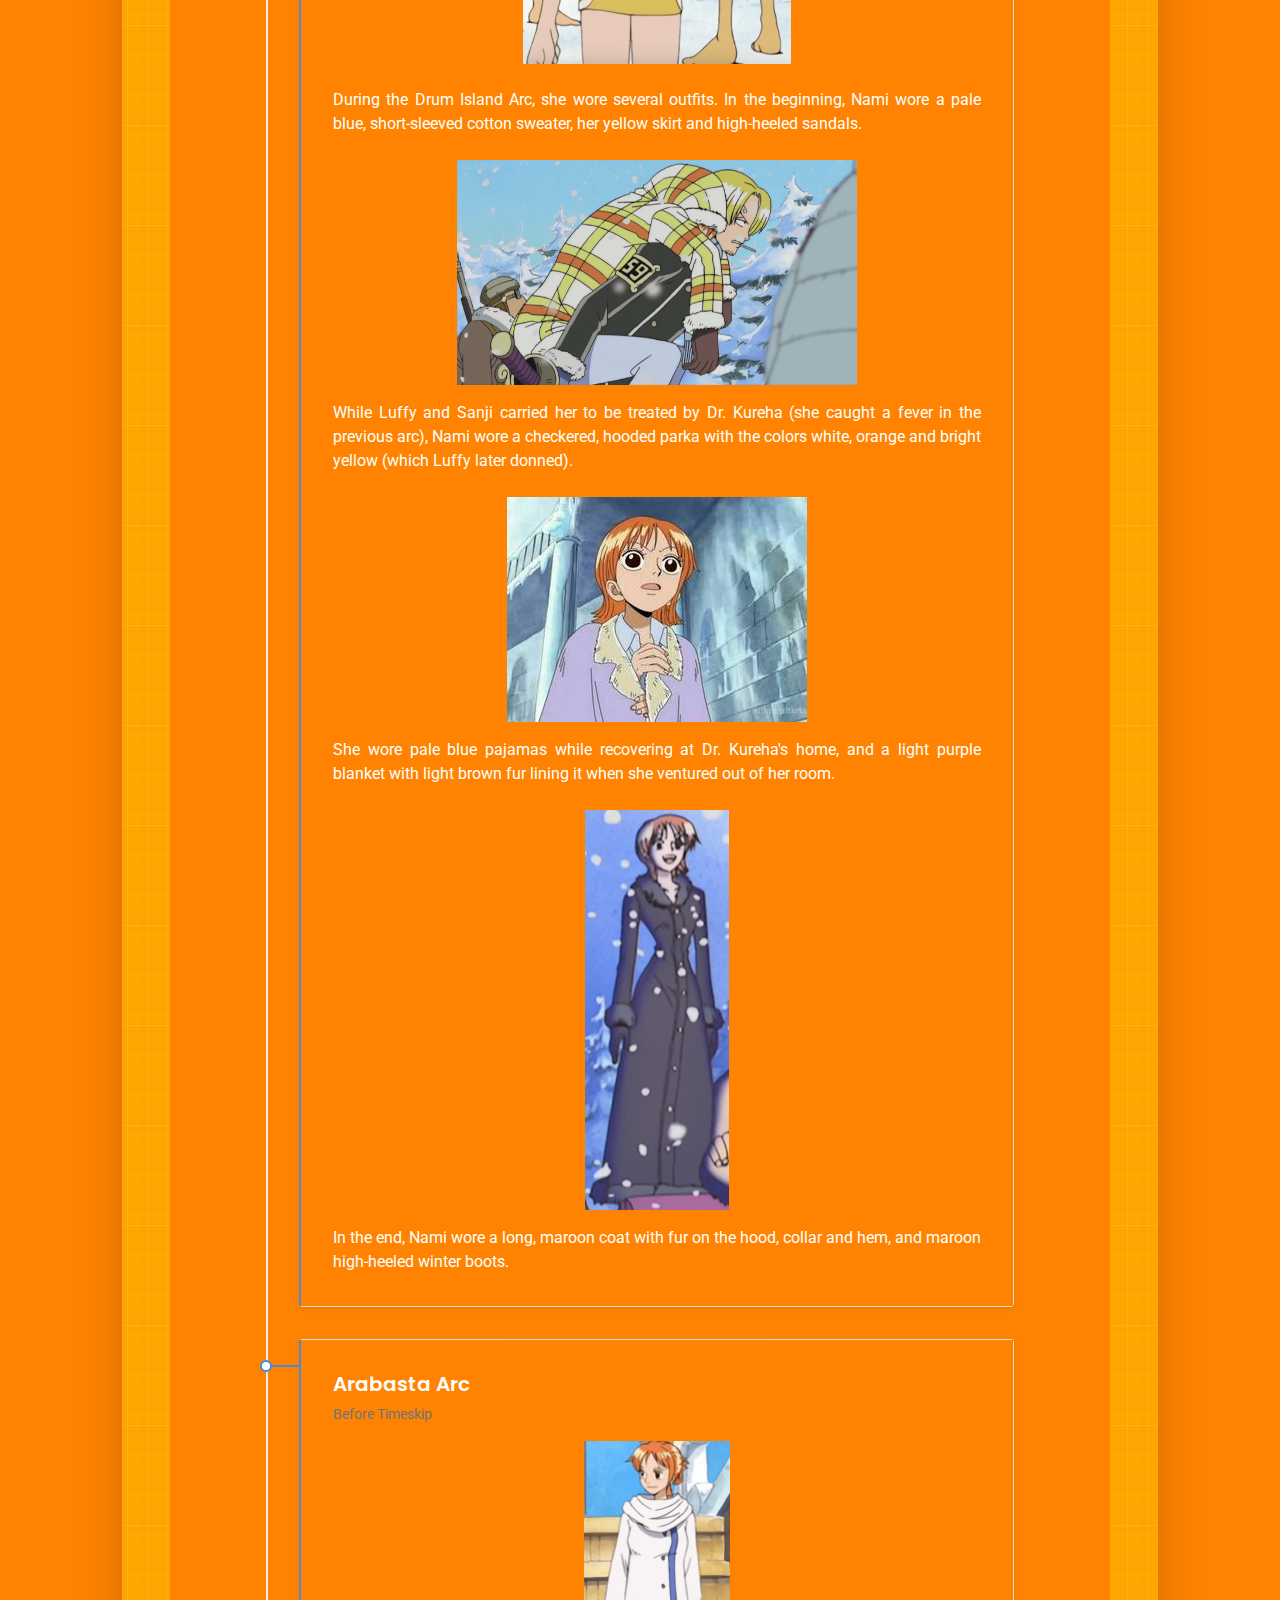
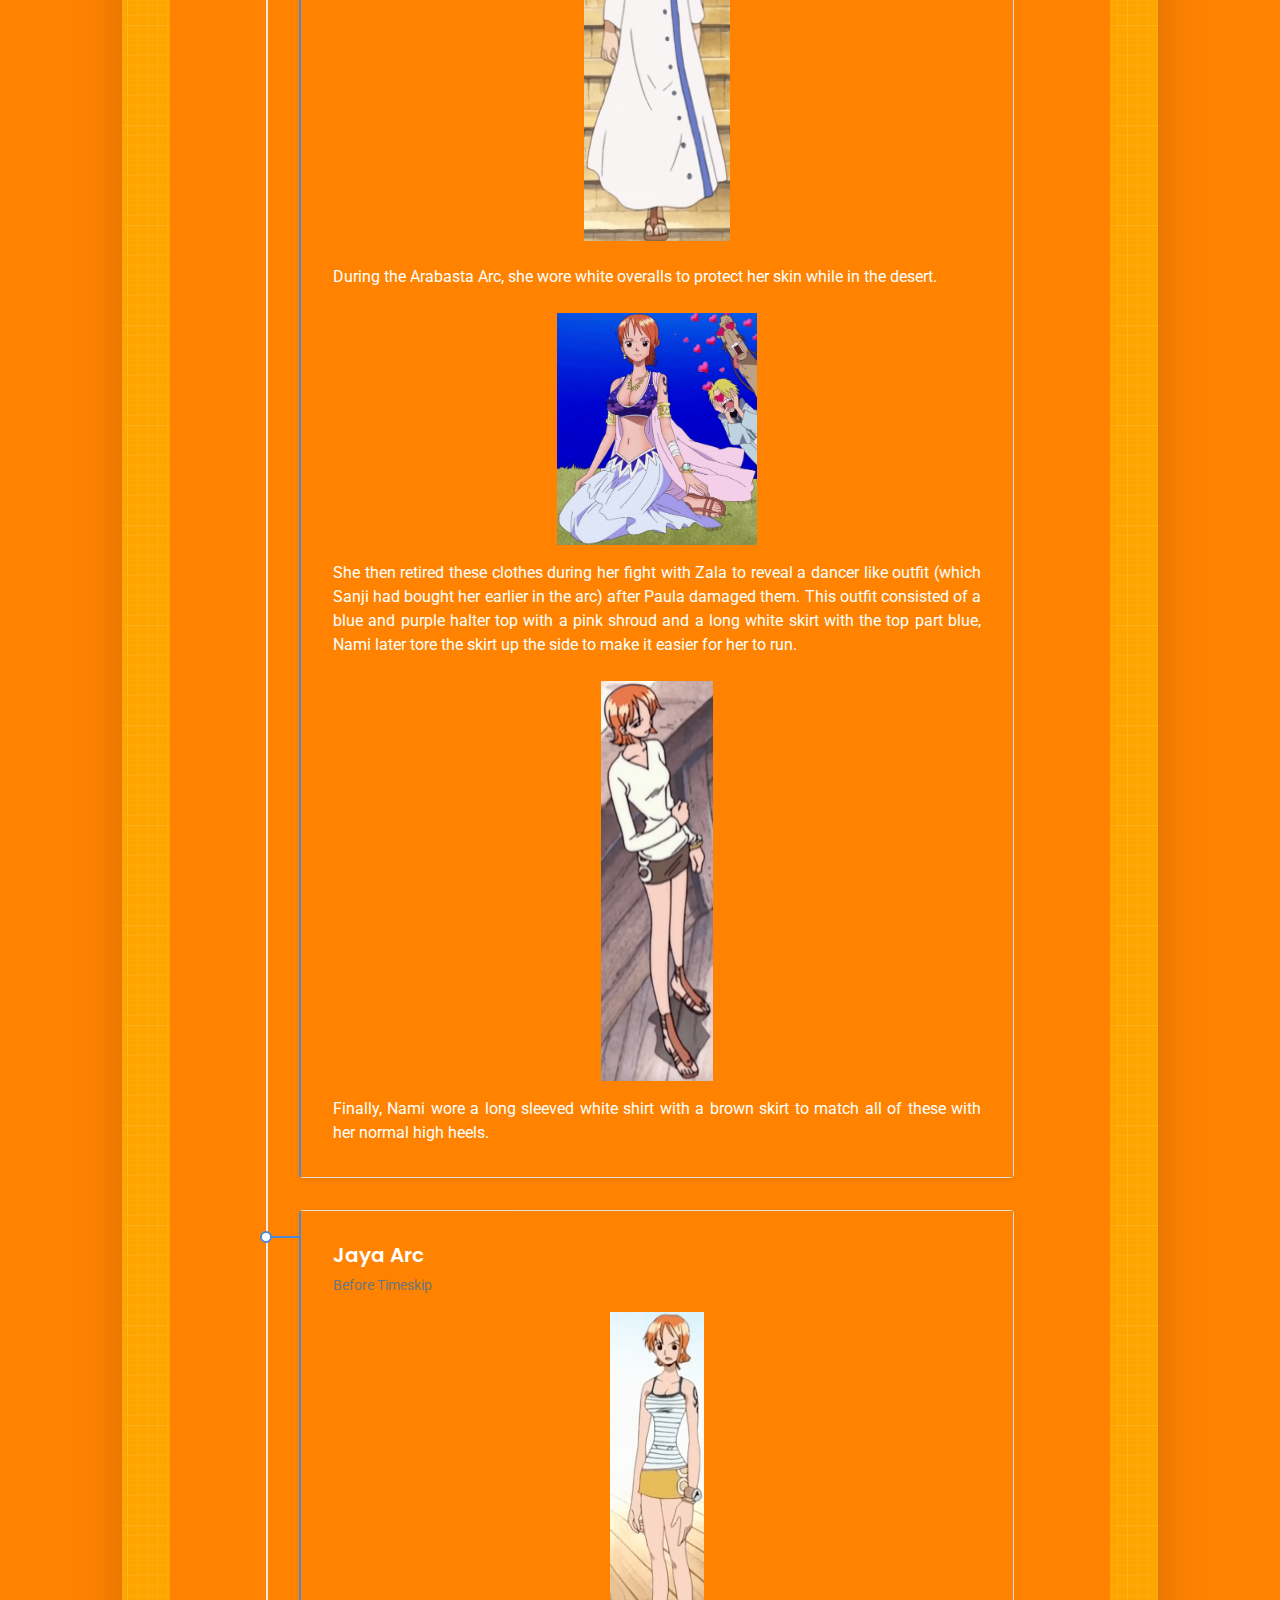
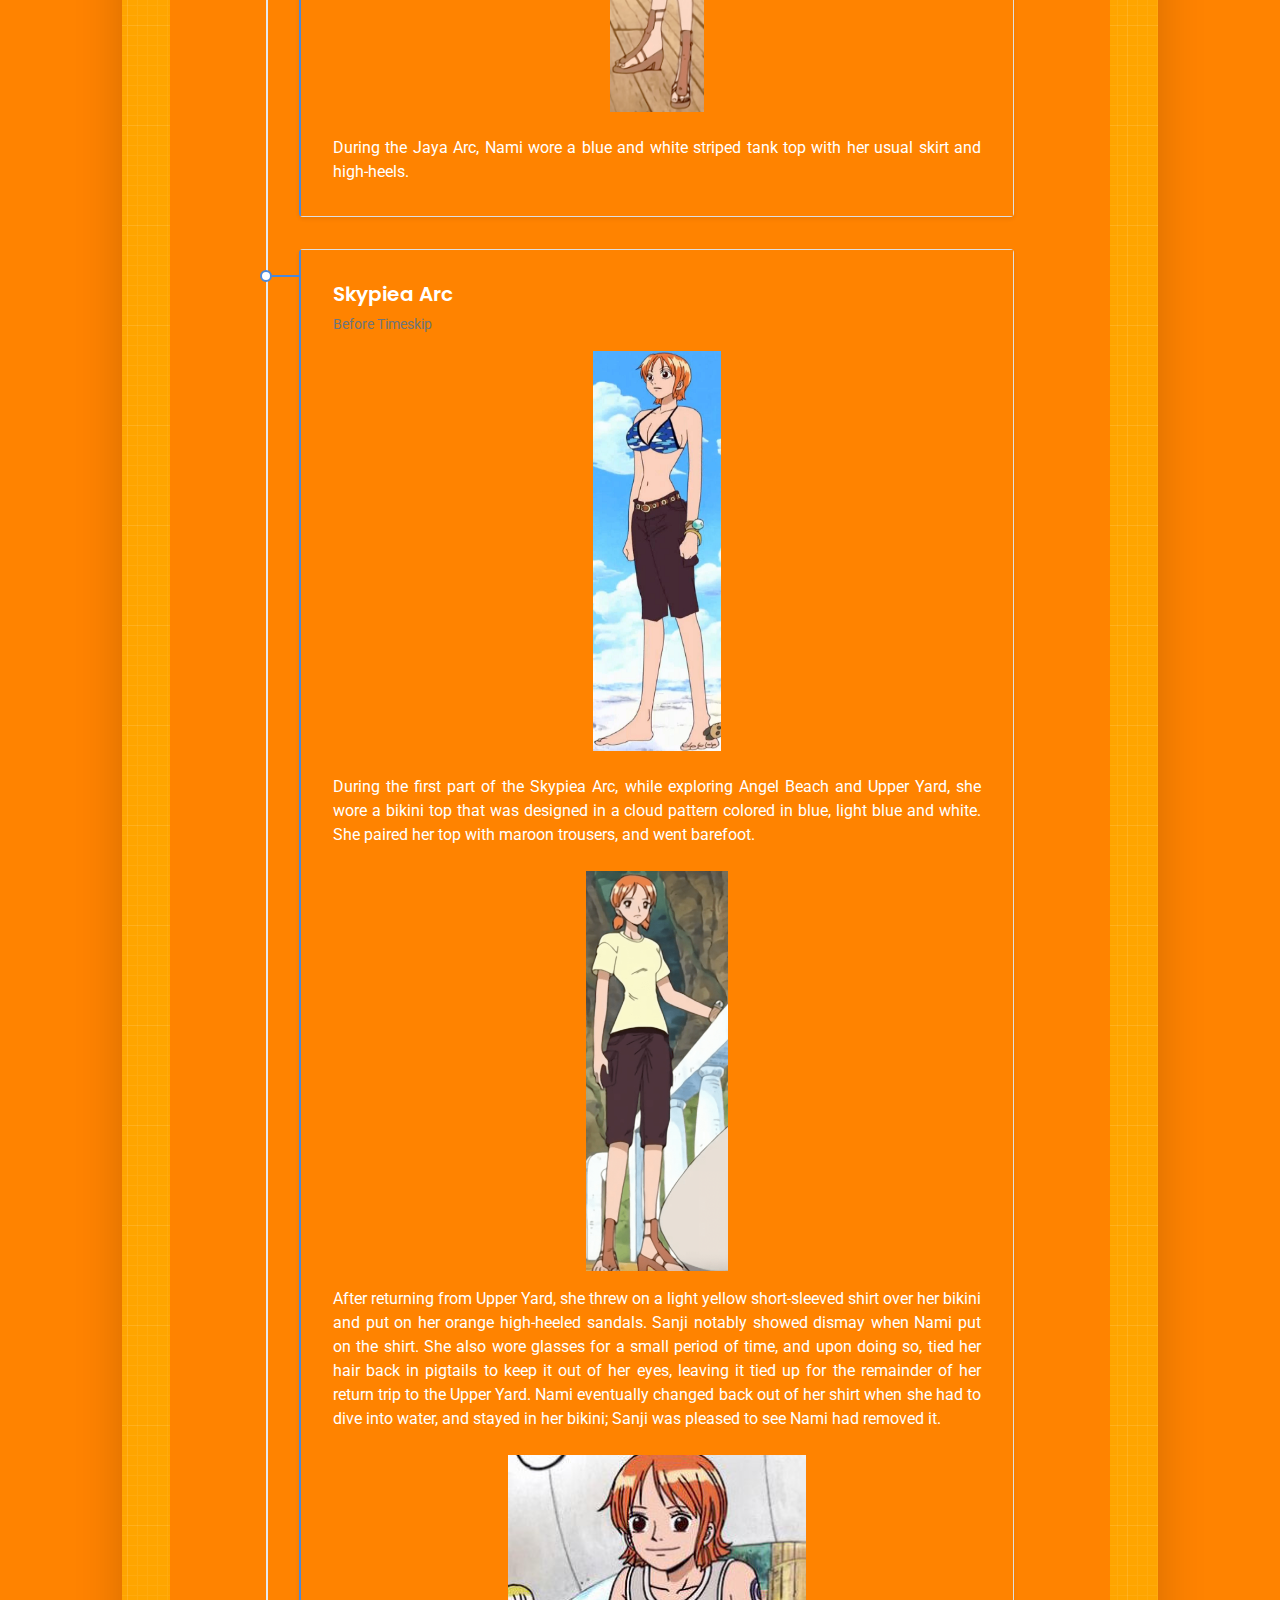
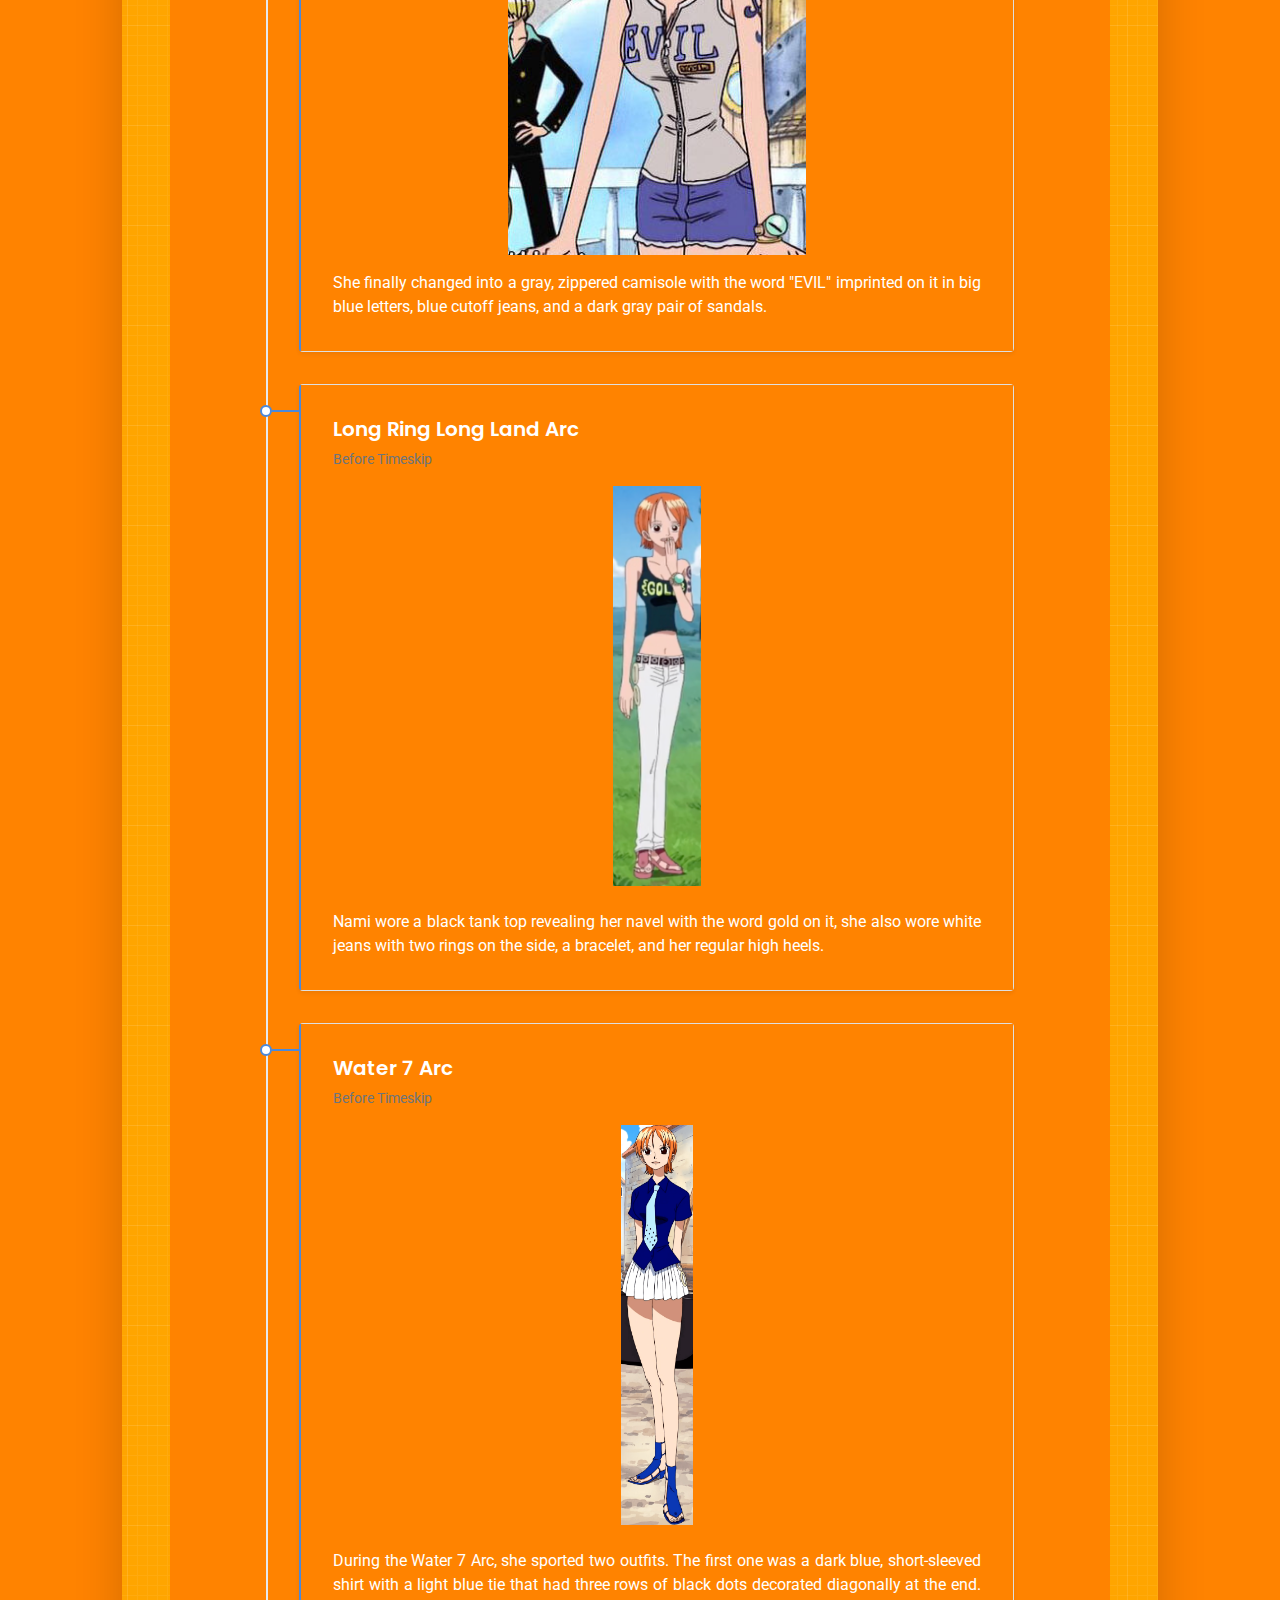
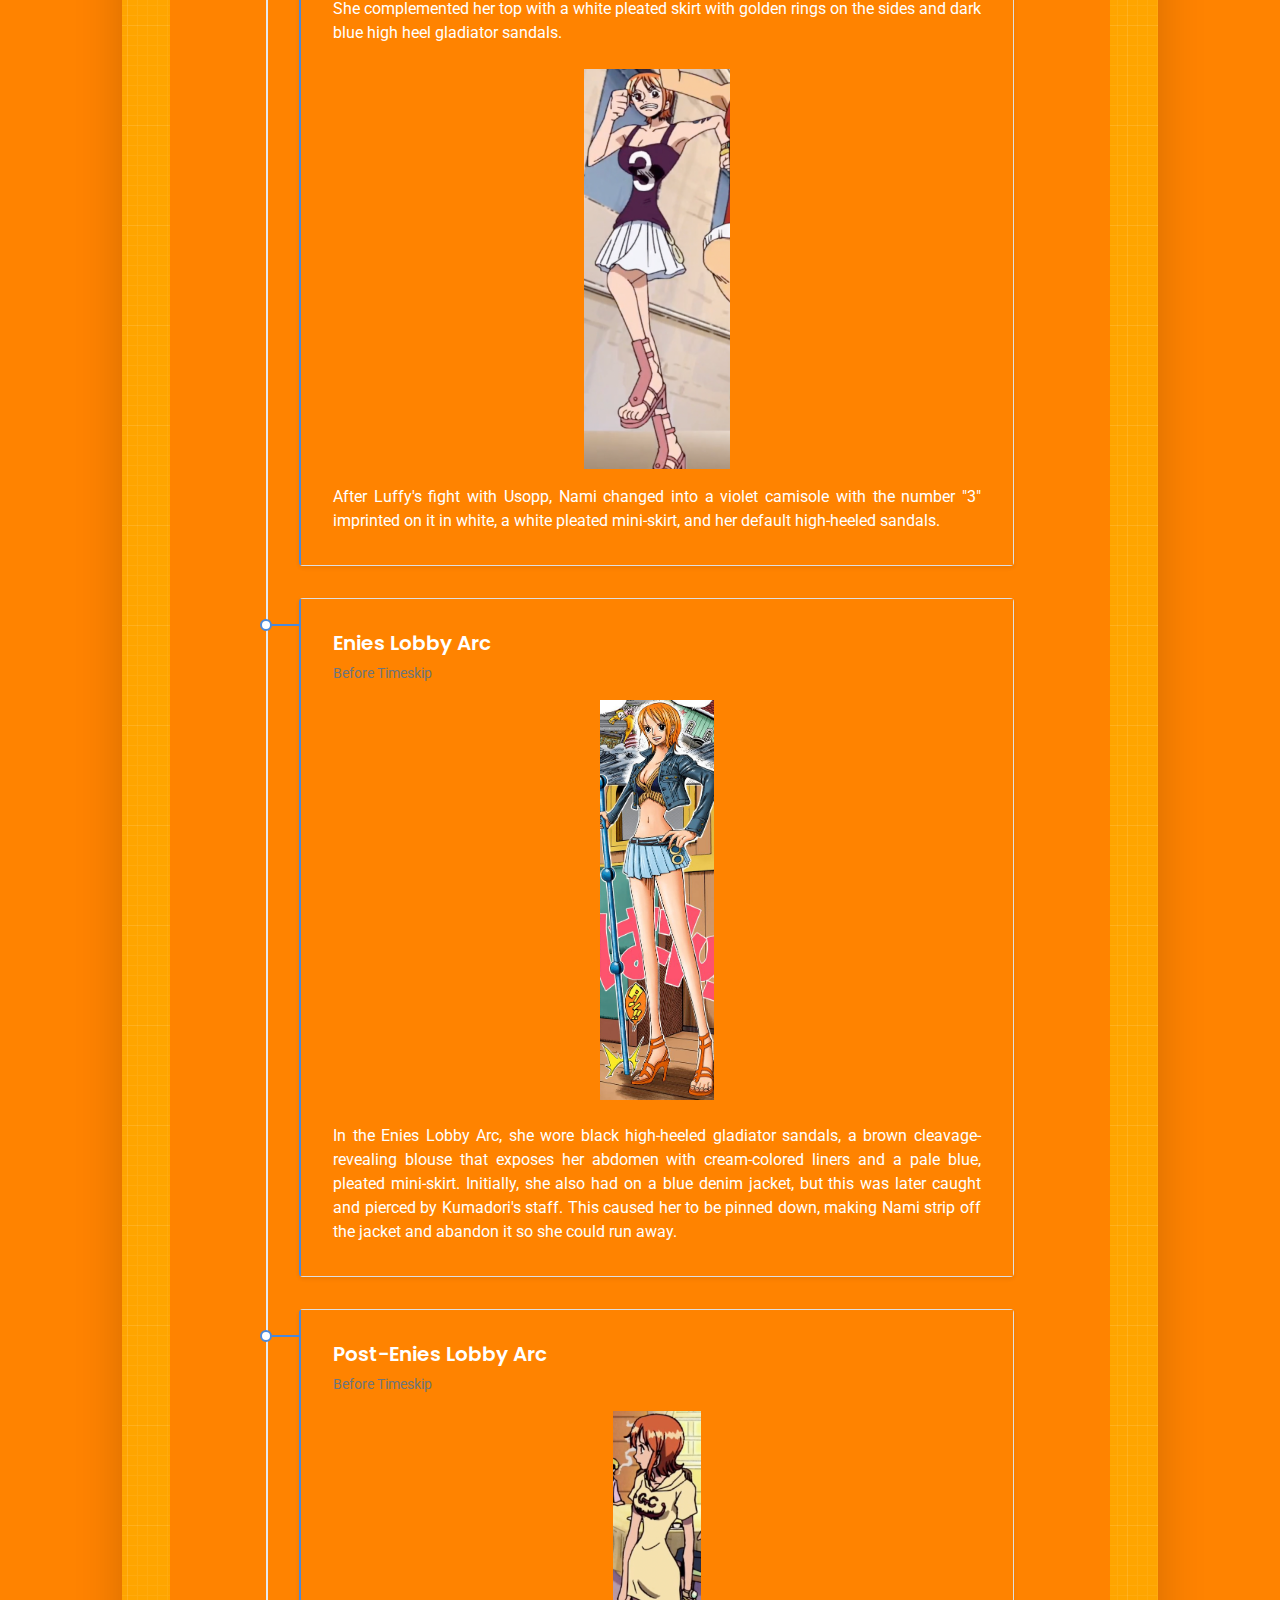
<file: Nami/Nami.html>
<!DOCTYPE html>
<html lang="en-US">
  <head>
    <meta charset="UTF-8">
    <meta http-equiv="X-UA-Compatible" content="IE=edge">
    <meta name="viewport" content="width=device-width, initial-scale=1">
    <title>"Cat Burglar" Nami</title>
    <link rel="preconnect" href="https://fonts.gstatic.com" crossorigin="crossorigin"/>
    <link rel="preload" as="style" href="https://fonts.googleapis.com/css2?family=Poppins:wght@600&amp;family=Roboto:wght@300;400;500;700&amp;display=swap"/>
    <link rel="stylesheet" href="https://fonts.googleapis.com/css2?family=Poppins:wght@600&amp;family=Roboto:wght@300;400;500;700&amp;display=swap" media="print" onload="this.media='all'"/>
    <noscript>
      <link rel="stylesheet" href="https://fonts.googleapis.com/css2?family=Poppins:wght@600&amp;family=Roboto:wght@300;400;500;700&amp;display=swap"/>
    </noscript>
    <link href="css/font-awesome/css/all.min.css?ver=1.2.0" rel="stylesheet">
    <link href="css/bootstrap.min.css?ver=1.2.0" rel="stylesheet">
    <link href="css/aos.css?ver=1.2.0" rel="stylesheet">
    <link href="css/main.css?ver=1.2.0" rel="stylesheet">
    <noscript>
      <style type="text/css">
        [data-aos] {
            opacity: 1 !important;
            transform: translate(0) scale(1) !important;
        }
      </style>
    </noscript>
  </head>
  <body id="top">
    <header class="d-print-none">
      <div class="container text-center text-lg-left">
        <div class="py-3 clearfix">
          <h1 class="site-title mb-0">One Piece Characters</h1>
          <div class="dropdown">
  <button class="dropbtn">Other Characters</button>
  <div class="dropdown-content">
    <a href="../Luffy/Luffy.html">Luffy</a>
    <a href="../Zoro/Zoro.html">Zoro</a>
    <a href="../Usopp/Usopp.html">Usopp</a>
    <a href="../Sanji/Sanji.html">Sanji</a>
    <a href="../Chopper/Chopper.html">Chopper</a>
    <a href="../Robin/Robin.html">Nico Robin</a>
    <a href="../Franky/Franky.html">Franky</a>
    <a href="../Brook/Brook.html">Brook</a>
    <a href="../Jinbe/Jinbe.html">Jinbe</a>
  </div>
</div>
          <div class="site-nav">
            <nav role="navigation">
              <ul class="nav justify-content-center">
                <li class="nav-item"><a class="nav-link" href="https://twitter.com/onepiecedaiiys/status/1483130125218689029?s=12" title="Twitter"><i class="fab fa-twitter"></i><span class="menu-title sr-only">Twitter</span></a>
                </li>
                <li class="nav-item"><a class="nav-link" href="https://www.facebook.com/templateflip" title="Facebook"><i class="fab fa-facebook"></i><span class="menu-title sr-only">Facebook</span></a>
                </li>
                <li class="nav-item"><a class="nav-link" href="https://msng.link/o/?topijeramii=ig" title="Instagram"><i class="fab fa-instagram"></i><span class="menu-title sr-only">Instagram</span></a>
                </li>
              </ul>
            </nav>
          </div>
        </div>
      </div>
    </header>
    <div class="page-content">
      <div class="container">
<div class="cover shadow-lg bg-white">
  <div class="cover-bg p-3 p-lg-4 text-white">
    <div class="row">
      <div class="col-lg-4 col-md-5">
        <div class="avatar hover-effect"><img src="images/Nami.png" width="250" height="350" /></div>
      </div>
      <div class="col-lg-8 col-md-7 text-center text-md-start">
        <h2 class="h1 mt-2" data-aos="fade-left" data-aos-delay="0">Nami</h2>
        <p data-aos="fade-left" data-aos-delay="100">Navigator of The Straw Hat Pirates</p>
      </div>
    </div>
  <div align="justify" class="about-section pt-4 px-3 px-lg-4 mt-1">
    <div class="row">
      <div class="col-md-6">
        <h2 class="h3 mb-3">ABOUT</h2>
        <p>"Cat Burglar" Nami is the navigator of the Straw Hat Pirates. She is the third member of the crew and the second to join, doing so during the Orange Town Arc. She is the adoptive sister of Nojiko after the two were orphaned and taken in by Bell-mère.<br><br>
        She was formerly a member of the Arlong Pirates and initially joined the Straw Hats so that she could rob them in order to buy back her village from Arlong. However, she legitimately joined the Straw Hats after they rebelled against and defeated Arlong. Her dream is to make a map of the entire world.
        </p>
      </div>
      <div class="col-md-5 offset-md-1">
        <div class="row mt-2">
          <div class="col-sm-4">
            <div class="pb-1">Age</div>
          </div>
          <div class="col-sm-8">
            <div class="pb-1 text-secondary">20</div>
          </div>
          <div class="col-sm-4">
            <div class="pb-1">Date of Birth</div>
          </div>
          <div class="col-sm-8">
            <div class="pb-1 text-secondary">July 3<sup>rd</sup></div>
          </div>
          <div class="col-sm-4">
            <div class="pb-1">Height</div>
          </div>
          <div class="col-sm-8">
            <div class="pb-1 text-secondary">170 cm</div>
          </div>
          <div class="col-sm-4">
            <div class="pb-1">Origin</div>
          </div>
          <div class="col-sm-8">
            <div class="pb-1 text-secondary">East Blue</div>
          </div>
          <div class="col-sm-4">
            <div class="pb-1">Nickname</div>
          </div>
          <div class="col-sm-8">
            <div class="pb-1 text-secondary">"Cat Burglar" Nami</div>
          </div>
          <div class="col-sm-4">
            <div class="pb-1">Bounty</div>
          </div>
          <div class="col-sm-8">
            <div class="pb-1 text-secondary"><img src="images/Belly.png" style="width: 20px;">66,000,000.</div>
          </div>
        </div>
      </div>
    </div>
  <hr class="d-print-none"/>
  <div class="skills-section px-3 px-lg-4">
    <h2 class="h3 mb-3">Skill & Ability</h2>
    <div class="row">
      <div class="col-md-6">
        <div class="mb-2"><span>Skilled Navigator & Negotiator</span>
          <div class="progress my-1">
            <div class="progress-bar bg-primary" role="progressbar" data-aos="zoom-in-right" data-aos-delay="100" data-aos-anchor=".skills-section" style="width: 90%" aria-valuenow="90" aria-valuemin="0" aria-valuemax="100"></div>
          </div>
        </div>
        <div class="mb-2"><span>Bo Staff Fighter</span>
          <div class="progress my-1">
            <div class="progress-bar bg-primary" role="progressbar" data-aos="zoom-in-right" data-aos-delay="200" data-aos-anchor=".skills-section" style="width: 90%" aria-valuenow="85" aria-valuemin="0" aria-valuemax="100"></div>
          </div>
        </div>
        <div class="mb-2"><span>Cartographer</span>
          <div class="progress my-1">
            <div class="progress-bar bg-primary" role="progressbar" data-aos="zoom-in-right" data-aos-delay="300" data-aos-anchor=".skills-section" style="width: 75%" aria-valuenow="75" aria-valuemin="0" aria-valuemax="100"></div>
          </div>
        </div>
      </div>
      <div class="col-md-6">
        <div class="mb-2"><span>Living Weapon Owner: Zeus</span>
          <div class="progress my-1">
            <div class="progress-bar bg-success" role="progressbar" data-aos="zoom-in-right" data-aos-delay="400" data-aos-anchor=".skills-section" style="width: 80%" aria-valuenow="90" aria-valuemin="0" aria-valuemax="100"></div>
          </div>
        </div>
        <div class="mb-2"><span>Thieving Expert</span>
          <div class="progress my-1">
            <div class="progress-bar bg-success" role="progressbar" data-aos="zoom-in-right" data-aos-delay="500" data-aos-anchor=".skills-section" style="width: 85%" aria-valuenow="85" aria-valuemin="0" aria-valuemax="100"></div>
          </div>
        </div>
        <div class="mb-2"><span>Weather Forecasting & Controller</span>
          <div class="progress my-1">
            <div class="progress-bar bg-success" role="progressbar" data-aos="zoom-in-right" data-aos-delay="600" data-aos-anchor=".skills-section" style="width: 75%" aria-valuenow="75" aria-valuemin="0" aria-valuemax="100"></div>
          </div>
        </div>
      </div>
    </div>
  </div>
  <hr class="d-print-none"/>
  <div align="justify" class="work-experience-section px-3 px-lg-4">
    <h1 class="h1 mb-4">Timeline</h1>
    <div class="timeline">
      <div class="timeline-card timeline-card-primary card shadow-sm">
        <div class="card-body">
          <div class="h5 mb-1">Nami Appearance</span></div>
          <div>Nami is a slim young woman of average height with orange hair and brown eyes. Most people consider her to be very attractive or even beautiful. She has a black tattoo (blue in the anime) on her left shoulder, which represents mikan, and pinwheels (a homage to Bell-mère, Nojiko, and Genzo, respectively), where she used to have a tattoo for being a member of Arlong's crew.
          <br><br>
          Her overall physique matures slowly throughout the series and then suddenly during the timeskip (though this is most likely a simple change in style of artwork). Her fashion frequently changes as does her hair style. Many of her shirts feature four-letter words, such as "Gold" or "EVIL", similar to a shirt that Bell-mère once wore that had "MACE" on it. On her left wrist, she wears the Log Pose, which she needs in order to be the navigator of the ship, and a gold bracelet, given to her by her sister, Nojiko. After the Arlong Park Arc, Nami frequently changes into a variety of clothes in the series for each arc, and usually pairs her tops with skirts that have two rings on the sides. Her trademark shoes are orange high-heeled gladiator sandals. Nami wears some form of high heels in every arc, and while they do make her taller, they do not seem to affect the way she walks or her speed. Though she tends to style her hair neatly, occasionally, a hair on top of her head may form into a messy cowlick.
          <br><br>
          She wears a strap around her thigh with three slots in it which she keeps each pole of her bo staff and later the Clima-Tact in.
          </div>
        </div>
      </div>
      <div class="timeline-card timeline-card-primary card shadow-sm">
        <div class="card-body">
          <h2 class="h3 mb-1">Before Timeskip</h2>
          <div align="center"><img src="images/Arc/Nami_Before Timeskip.png" height="400"></div> <br>
          <div>
            Before the Syrup Village Arc, Nami wore her trademark orange mini-skirt with two white rings on each side filled in with orange or brown in their centers and shirts with short sleeves that were long enough to hide her tattoo on her left shoulder that showed that she was a member of the Arlong Pirates. She also had short hair with a particularly curled strand over the left side of her face.</div>
          <p></p>
        </div>
      </div>
      <div class="timeline-card timeline-card-primary card shadow-sm">
        <div class="card-body">
          <div class="h5 mb-1">Romance Dawn Arc</div>
          <div class="text-muted text-small mb-2">Before Timeskip</div>
          <div>During the Romance Dawn Arc to the Syrup Village Arc, Nami's initial trademark look consisted of a white and blue striped shirt, her trademark orange mini-skirt and brown high-heeled boots.</div>
        </div>
      </div>
      <div class="timeline-card timeline-card-primary card shadow-sm">
        <div class="card-body">
          <div class="h5 mb-1">Baratie Arc</div>
          <div align="center"><img src="images/Arc/Nami_Baratie.png" height="400"></div> <br>
          <div class="text-muted text-small mb-2">Before Timeskip</div>
          <div>During the Baratie Arc, she wore a pink shirt with the letters "W" and a lowercase "B" in the center in a circle in white. The shirt has white liners and two lines along the sleeves. She also wore her yellow mini-skirt, and brown high-heeled boots.</div>
        </div>
    </div>
     <div class="timeline-card timeline-card-primary card shadow-sm">
        <div class="card-body">
          <div class="h5 mb-1">Arlong Park Arc</div>
          <div class="text-muted text-small mb-2">Before Timeskip</div>
          <div align="center"><img src="images/Arc/Nami Arlong Park.png" height="400"></div> <br>
          <div>During the Arlong Park Arc, Nami wore a green camisole with dark green flower shapes, tight black pants with two yellow rings on the sides, and light orange high-heeled sandals. Nami temporarily put on a glove to hide the fact she had stabbed her hand when pretending to murder Usopp, but quit wearing it once the truth was exposed. She also wore Monkey D. Luffy's straw hat for a while before it was later returned to him. <br><br>
          <p align="center"><img src="images/Arc/Nami Arlong Park Third Outfit.png" height="400"></p>
          After the arc, she wore a plain white shirt with a blue mini-skirt with two white rings on the sides. For the first time, she wore sleeveless clothing that exposed her Arlong Pirates tattoo, but later, in a fit of uncontrollable rage, Nami later stabbed her tattoo relentlessly in an attempt to destroy it, until Luffy stopped her by force. She eventually asked Dr. Nako to remove it, but the doctor couldn't erase it entirely, leaving a visible scar; the scar had been caused from both Nami repeatedly wounding herself in the arm and the indelible nature of the tattoo. Nami chose to cover it up by getting a new tattoo which was a cross between a tangerine and a pinwheel, in honor of both Bell-mère and Genzo. Nojiko also gave her a gold bracelet as a keepsake before she departed from her home, which Nami began to wear regularly on her left wrist ever since.</div>
        </div>
  </div>
  <div class="timeline-card timeline-card-primary card shadow-sm">
        <div class="card-body">
          <div class="h5 mb-1">Loguetown Arc</div>
          <div class="text-muted text-small mb-2">Before Timeskip</div>
          <div align="center"><img src="images/Arc/Nami Loguetown.png" height="400"></div> <br>
          <div>She wore a plain navy blue, short-sleeved shirt, a dark blue mini-skirt with white rings on the sides, and navy blue high-heeled sandals.</div>
        </div>
      </div>
      <div class="timeline-card timeline-card-primary card shadow-sm">
        <div class="card-body">
          <div class="h5 mb-1">Warship Island Arc & Reverse Mountain Arc</div>
          <div class="text-muted text-small mb-2">Before Timeskip</div>
           <div align="center"><img src="images/Arc/Nami Reverse Mountain Outfit.png" height="400"></div> <br>
          <div> During the Warship Island Arc to the Reverse Mountain Arc, she wore a sleeveless baby blue shirt with a light heart in the center with a crisscross design, a dark blue mini-skirt, and her regular light brown high-heeled sandals. She also received a Log Pose from Crocus and began to wear it regularly on her left wrist, the same one with her gold bracelet.</div>
        </div>
      </div>
      <div class="timeline-card timeline-card-primary card shadow-sm">
        <div class="card-body">
          <div class="h5 mb-1">Whisky Peak Arc</div>
          <div class="text-muted text-small mb-2">Before Timeskip</div>
           <div align="center"><img src="images/Arc/Nami Whiskey Peak.png" height="400"></div> <br>
          <div>She wore a black shirt with the word "MODE" printed in the center in pink with the base in a pink mesh-like design, her regular yellow skirt and her high-heeled sandals.</div>
        </div>
      </div>
      <div class="timeline-card timeline-card-primary card shadow-sm">
        <div class="card-body">
          <div class="h5 mb-1">Little Garden Arc</div>
          <div class="text-muted text-small mb-2">Before Timeskip</div>
           <div align="center"><img src="images/Arc/Nami Little Garden Outfit.png" height="400"></div> <br>
          <div> Throughout the Little Garden Arc, she wore a simple, long-sleeved shirt with blue sleeves, her yellow skirt, and her high-heeled sandals. After escaping Mr. 3's Giant Candle Service Set, her shirt was burnt and revealed a black, lacy brassiere underneath. She also wore Sanji's jacket to cover up, before changing on the Merry.</div>
        </div>
      </div>
        <div class="timeline-card timeline-card-primary card shadow-sm">
        <div class="card-body">
          <div class="h5 mb-1"> Drum Island Arc</div>
          <div class="text-muted text-small mb-2">Before Timeskip</div>
           <div align="center"><img src="images/Arc/Nami Drum Island 1.png" height="400"></div> <br>
          <div>During the Drum Island Arc, she wore several outfits. In the beginning, Nami wore a pale blue, short-sleeved cotton sweater, her yellow skirt and high-heeled sandals. <br><br>
          <p align="center"><img src="images/Arc/Nami in Checkered Hoodie.png" width="400"></p>
          While Luffy and Sanji carried her to be treated by Dr. Kureha (she caught a fever in the previous arc), Nami wore a checkered, hooded parka with the colors white, orange and bright yellow (which Luffy later donned). <br><br> 
          <p align="center"><img src="images/Arc/Drum Island 2.jpg"></p>
          She wore pale blue pajamas while recovering at Dr. Kureha's home, and a light purple blanket with light brown fur lining it when she ventured out of her room. <br><br>
          <p align="center"><img src="images/Arc/Nami Drum Island 3.png" height="400"></p>
          In the end, Nami wore a long, maroon coat with fur on the hood, collar and hem, and maroon high-heeled winter boots.</div>
        </div>
      </div>
      <div class="timeline-card timeline-card-primary card shadow-sm">
        <div class="card-body">
          <div class="h5 mb-1"> Arabasta Arc</div>
          <div class="text-muted text-small mb-2">Before Timeskip</div>
          <div align="center"><img src="images/Arc/Nami Arabasta 1.png" height="400"></div> <br>
          <div>During the Arabasta Arc, she wore white overalls to protect her skin while in the desert. <br><br>
          <p align="center"><img src="images/Arc/Nami Arabasta 2.png" width="200"></p> 
          She then retired these clothes during her fight with Zala to reveal a dancer like outfit (which Sanji had bought her earlier in the arc) after Paula damaged them. This outfit consisted of a blue and purple halter top with a pink shroud and a long white skirt with the top part blue, Nami later tore the skirt up the side to make it easier for her to run.<br><br> 
          <p align="center"><img src="images/Arc/Nami Arabasta 3.png" height="400"></p> 
          Finally, Nami wore a long sleeved white shirt with a brown skirt to match all of these with her normal high heels.</div>
        </div>
      </div>
      <div class="timeline-card timeline-card-primary card shadow-sm">
        <div class="card-body">
          <div class="h5 mb-1"> Jaya Arc</div>
          <div class="text-muted text-small mb-2">Before Timeskip</div>
          <div align="center"><img src="images/Arc/Nami Jaya.png" height="400"></div> <br>
          <div>During the Jaya Arc, Nami wore a blue and white striped tank top with her usual skirt and high-heels.</div>
        </div>
      </div>
      <div class="timeline-card timeline-card-primary card shadow-sm">
        <div class="card-body">
          <div class="h5 mb-1"> Skypiea Arc</div>
          <div class="text-muted text-small mb-2">Before Timeskip</div>
          <div align="center"><img src="images/Arc/Nami Skypiea.png" height="400"></div> <br>
          <div>During the first part of the Skypiea Arc, while exploring Angel Beach and Upper Yard, she wore a bikini top that was designed in a cloud pattern colored in blue, light blue and white. She paired her top with maroon trousers, and went barefoot. <br><br>
          <p align="center"><img src="images/Arc/Nami Skypiea 2.png" height="400"></p> 
          After returning from Upper Yard, she threw on a light yellow short-sleeved shirt over her bikini and put on her orange high-heeled sandals. Sanji notably showed dismay when Nami put on the shirt. She also wore glasses for a small period of time, and upon doing so, tied her hair back in pigtails to keep it out of her eyes, leaving it tied up for the remainder of her return trip to the Upper Yard. Nami eventually changed back out of her shirt when she had to dive into water, and stayed in her bikini; Sanji was pleased to see Nami had removed it. <br><br>
          <p align="center"><img src="images/Arc/Nami Skypiea 3.png" height="400"></p> 
          She finally changed into a gray, zippered camisole with the word "EVIL" imprinted on it in big blue letters, blue cutoff jeans, and a dark gray pair of sandals.</div>
        </div>
      </div>
      <div class="timeline-card timeline-card-primary card shadow-sm">
        <div class="card-body">
          <div class="h5 mb-1"> Long Ring Long Land Arc</div>
          <div class="text-muted text-small mb-2">Before Timeskip</div>
          <div align="center"><img src="images/Arc/Nami Long Ring Long Land.png" height="400"></div> <br>
          <div>Nami wore a black tank top revealing her navel with the word gold on it, she also wore white jeans with two rings on the side, a bracelet, and her regular high heels.</div>
        </div>
      </div>
      <div class="timeline-card timeline-card-primary card shadow-sm">
        <div class="card-body">
          <div class="h5 mb-1"> Water 7 Arc</div>
          <div class="text-muted text-small mb-2">Before Timeskip</div>
          <div align="center"><img src="images/Arc/Nami Water 7.png" height="400"></div> <br>
          <div>During the Water 7 Arc, she sported two outfits. The first one was a dark blue, short-sleeved shirt with a light blue tie that had three rows of black dots decorated diagonally at the end. She complemented her top with a white pleated skirt with golden rings on the sides and dark blue high heel gladiator sandals. <br><br>
          <p align="center"><img src="images/Arc/Nami Water 7 (2).png" height="400"></p> 
          After Luffy's fight with Usopp, Nami changed into a violet camisole with the number "3" imprinted on it in white, a white pleated mini-skirt, and her default high-heeled sandals.</div>
        </div>
      </div>
      <div class="timeline-card timeline-card-primary card shadow-sm">
        <div class="card-body">
          <div class="h5 mb-1"> Enies Lobby Arc</div>
          <div class="text-muted text-small mb-2">Before Timeskip</div>
          <div align="center"><img src="images/Arc/Nami Enies Lobby.png" height="400"></div> <br>
          <div>In the Enies Lobby Arc, she wore black high-heeled gladiator sandals, a brown cleavage-revealing blouse that exposes her abdomen with cream-colored liners and a pale blue, pleated mini-skirt. Initially, she also had on a blue denim jacket, but this was later caught and pierced by Kumadori's staff. This caused her to be pinned down, making Nami strip off the jacket and abandon it so she could run away.</div>
        </div>
      </div>
      <div class="timeline-card timeline-card-primary card shadow-sm">
        <div class="card-body">
          <div class="h5 mb-1"> Post-Enies Lobby Arc</div>
          <div class="text-muted text-small mb-2">Before Timeskip</div>
          <div align="center"><img src="images/Arc/Nami Post Enies Lobby.png" height="400"></div> <br>
          <div>Nami wore a yellow mini-dress with a hood and her default orange high-heeled sandals.</div>
        </div>
      </div>
      <div class="timeline-card timeline-card-primary card shadow-sm">
        <div class="card-body">
          <div class="h5 mb-1"> Thriller Bark Arc</div>
          <div class="text-muted text-small mb-2">Before Timeskip</div>
          <div align="center"><img src="images/Arc/Nami Thriller Bark.png" height="400"></div> <br>
          <div>During the Thriller Bark Arc, she sported many outfits. One of them was a pink, long-sleeved sweater with a white collar, a pleated brown mini-skirt, and brown high-heeled boots. <br><br>
          <p align="center"><img src="images/Arc/Nami Thriller Bark 2.png" height="400"></p>
          She later wore a strapless, long wedding gown and white high-heeled pumps. She tied her hair into a short ponytail. She seemed to have abandoned the sandals for high-heeled boots as of Chapter 435 but she started using sandals again by the end of the arc.</div>
        </div>
      </div>
      <div class="timeline-card timeline-card-primary card shadow-sm">
        <div class="card-body">
          <div class="h5 mb-1"> Sabaody Archipelago Arc</div>
          <div class="text-muted text-small mb-2">Before Timeskip</div>
          <div align="center"><img src="images/Arc/Nami_Sabaody.png" height="400"></div> <br>
          <div>Nami wore an orange shirt with an orange floral pattern, white short shorts, and her high-heeled sandals. Nami's clothes consisted of a white shirt, jean shorts, and a pink high heels for the Straw Hat's Separation Serial.</div>
        </div>
      </div>
  <hr class="d-print-none"/>
  <div class="page-break"></div>
  <div class="education-section px-3 px-lg-4 pb-4">
    <h2 class="h3 mb-4">After Timeskip</h2>
    <div class="timeline">
      <div class="timeline-card timeline-card-success card shadow-sm">
        <div class="card-body">
          <div class="h5 mb-1">Nami Apperance</div>
          <div class="text-muted text-small mb-2">After Timeskip</div>
          <div align="center"><img src="images/Arc/Nami Fishman Island.png" height="400"></div> <br>
          <div>From the Return to Sabaody Arc through the Fish-Man Island Arc, Nami's hair has grown rather long, which reaches her lower back. A single long hair stand hanging on the left side with bangs still hanging over her forehead. Her breasts have also grown much larger/rounder similar to Nico Robin's, but apart from this, her appearance has not changed much, save for the fact that both her body curves and hourglass figure have become more pronounced. Oddly, Nami's face is now drawn to look younger with her eyes bigger (with the irises now showing), droopier and placed lower on her face; though this may be from the art style evolving. She also has grown slightly taller. After the timeskip, her outfit consists of a revealing green and white bikini halter top, tight low-rider jeans (that expose a bit of her hips and rear), orange high-heeled sandals and a pair of pearl-like earrings that she constantly wears. Ever since arriving to the New World, Nami sports a new belt with a <q><img src="images/Belly.png" width="20"></q> symbol on it where she can also keep the pieces of her Sorcery Clima-Tact on the right side and puts the belt around her waist when she is fighting seriously against an opponent.</div>
        </div>
      </div>
      <div class="timeline-card timeline-card-success card shadow-sm">
        <div class="card-body">
          <div class="h5 mb-1">Punk Hazard Arc</div>
          <div class="text-muted text-small mb-2">After Timeskip</div>
          <div align="center"><img src="images/Arc/Nami Criminal.png" height="400"></div> <br>
          <div>At the start of the Punk Hazard Arc, when they arrived in the New World, Nami changed into a red and yellow Criminal brand bikini top with the same pair of jeans, belt, and high-heeled sandals. She also tied her hair back again, and temporarily wore a pink raincoat while in stormy waters. When she reached the cold side of Punk Hazard, Sanji gave her his jacket to stay warm. <br><br>
          <p align="center"><img src="images/Arc/Nami Punk Hazard 3.png" height="400"></p>
          She was later given a long black double-breasted coat and a set of gloves by Kin'emon using his unnamed Devil Fruit power, but when Sanji was using her body after Trafalgar Law swapped their minds with his Ope Ope no Mi, he took them off to rescue Kin'emon's displaced torso from underwater, and they changed back into rocks. 
          <br><br>
          <p align="center"><img src="images/Arc/Nami Punk Hazard 2.png" height="400"></p>
          He had the samurai create a new set of winter attire, a tan coat with black fur and gloves. Inside Caesar Clown's lab, she shed the coat and gloves in the warmer conditions, causing them to revert back to rocks.</div>
        </div>
      </div>
      <div class="timeline-card timeline-card-success card shadow-sm">
        <div class="card-body">
          <div class="h5 mb-1">Dressrosa Arc</div>
          <div class="text-muted text-small mb-2">After Timeskip</div>
           <div align="center"><img src="images/Arc/Nami Dressrosa.png" height="400"></div> <br>
          <div> During the Dressrosa Arc, Nami's first outfit consists of a tank top and short shorts. Later, while playing a shogun scene on the Sunny, she wears a bikini top, a necklace with a star pendant, short shorts, and very high heels. After the crew had split up, she changed into a frilled halterneck and a pleated frilled skirt with round studs around the waistline and a small decorative bow in front. She wore her hair back in a ponytail with a scrunchie, and kept her pearl earrings and high-heeled sandals.</div>
        </div>
      </div>
       <div class="timeline-card timeline-card-success card shadow-sm">
        <div class="card-body">
          <div class="h5 mb-1">Zou Arc</div>
          <div class="text-muted text-small mb-2">After Timeskip</div>
          <div align="center"><img src="images/Arc/Nami Zou.png" height="400"></div> <br>
          <div> While on Zou, Nami wore a fancy purple dress covered in fancy pearls, which is a national treasure of Zou. She still wears her high-heeled sandals and her hair is loose. <br><br>
          <p align="center"><img src="images/Arc/Nami Zou 2.png" width="400"></p>
           When leaving Zou she wore a skirt and shirt with the number "73" on it and later a hooded fur coat when the crew was traveling in cold weather.</div>
        </div>
      </div>
      <div class="timeline-card timeline-card-success card shadow-sm">
        <div class="card-body">
          <div class="h5 mb-1">Whole Cake Island Arc</div>
          <div class="text-muted text-small mb-2">After Timeskip</div>
          <div align="center"><img src="images/Arc/Nami Totto Land.png" height="400"></div> <br>
          <div> Nami bought a corset skirt and blouse, making her look like a "pretzel girl", which Carrot and Brook liked. <br><br>
          <p align="center"><img src="images/Arc/Nami Whole Cake Island.png" height="400"></p>
          Before landing on Whole Cake Island, Nami briefly wore a suit of armor with spears on the back (due to fighting ants all night) but changed out of it instantly. <br><br>
          <p align="center"><img src="images/Arc/Nami Whole Cake Island 3.png" height="400"></p>
          Later on, after her original outfit gets destroyed in a fire, she steals new clothes from an unconscious man lying nearby; blue overalls with very large, puffy pant legs along with a pink sash wrapped around her waist. <br><br>
          <p align="center"><img src="images/Arc/Nami Meet Fire Tanks.png" height="400"></p>
          When meeting with the Fire Tank Pirates, she wore a short, backless red dress. <br><br>
          <p align="center"><img src="images/Arc/Nami Whole Cake Island 5.png" height="400"></p>
          After escaping Whole Cake Island, she wore a long sleeve white dress.</div>
        </div>
      </div>
      <div class="timeline-card timeline-card-success card shadow-sm">
        <div class="card-body">
          <div class="h5 mb-1">Wano Country Arc</div>
          <div class="text-muted text-small mb-2">After Timeskip</div>
          <div align="center"><img src="images/Arc/Nami Wano 1.png" height="400"></div> <br>
          <div> Nami first wore a dark-colored (light purple in the anime) dress with yellow outlines. <br><br>
          <p align="center"><img src="images/Arc/Nami Wano 2.png" width="300"></p>
          She was later given a blue and orange revealing kunoichi outfit by Kin'emon. <br><br>
          <p align="center"><img src="images/Arc/Nami Wano 3.png" height="400"></p>
          Her third outfit was a baby blue kimono with a dark-colored (pink in the anime) floral pattern. <br><br>
          <p align="center"><img src="images/Arc/Nami Wano 4.png" height="400"></p>
          Her fourth outfit consists of a red kunoichi outfit with a dark-colored (also pink in the anime) floral pattern, completely reminiscent to her first one, with the addition of an armor plate for her midsection, tied with a yellow ribbon, and flower decor on her hair. <br><br>
          <p align="center"><img src="images/Arc/Nami Beasts Pirates Disguise.png" width="350"></p>
          When Kin'emon used his Devil Fruit abilities again to disguise them, she wore a Beasts Pirates attire.</div>
        </div>
      </div>
      </div>
    </div>
  </div>
      <div class="col d-none d-print-block">
        <div class="mt-2">
          <div>
            <div class="mb-2">
              <div class="text-dark"><i class="fab fa-twitter mr-1"></i><span>https://twitter.com/templateflip</span>
              </div>
            </div>
            <div class="mb-2">
              <div class="text-dark"><i class="fab fa-facebook mr-1"></i><span>https://www.facebook.com/templateflip</span>
              </div>
            </div>
            <div class="mb-2">
              <div class="text-dark"><i class="fab fa-instagram mr-1"></i><span>https://www.instagram.com/templateflip</span>
              </div>
            </div>
            </div>
          </div>
        </div>
      </div>
    <footer class="pt-4 pb-4 text-muted text-center d-print-none">
      <div class="container">
        <div class="my-3">
          <div class="h4">Topi Jerami</div>
          <div class="footer-nav">
            <nav role="navigation">
              <ul class="nav justify-content-center">
                <li class="nav-item"><a class="nav-link" href="https://twitter.com/onepiecedaiiys/status/1483130125218689029?s=12" title="Twitter"><i class="fab fa-twitter"></i><span class="menu-title sr-only">Twitter</span></a>
                </li>
                <li class="nav-item"><a class="nav-link" href="https://www.facebook.com/groups/862581237836144/?ref=share" title="Facebook"><i class="fab fa-facebook"></i><span class="menu-title sr-only">Facebook</span></a>
                </li>
                <li class="nav-item"><a class="nav-link" href="https://msng.link/o/?topijeramii=ig" title="Instagram"><i class="fab fa-instagram"></i><span class="menu-title sr-only">Instagram</span></a>
                </li>
              </ul>
            </nav>
          </div>
        </div>
        <div class="text-small">
          <div class="mb-1">&copy; Topi Jerami. All rights reserved.</div>
          <div>Design - <a href="https://www.facebook.com/ashraf.rosli.71/" target="_blank">Ashraf Rosli</a></div>
        </div>
      </div>
    </footer>
    <script src="scripts/bootstrap.bundle.min.js?ver=1.2.0"></script>
    <script src="scripts/aos.js?ver=1.2.0"></script>
    <script src="scripts/main.js?ver=1.2.0"></script>
  </body>
</html>
</file>
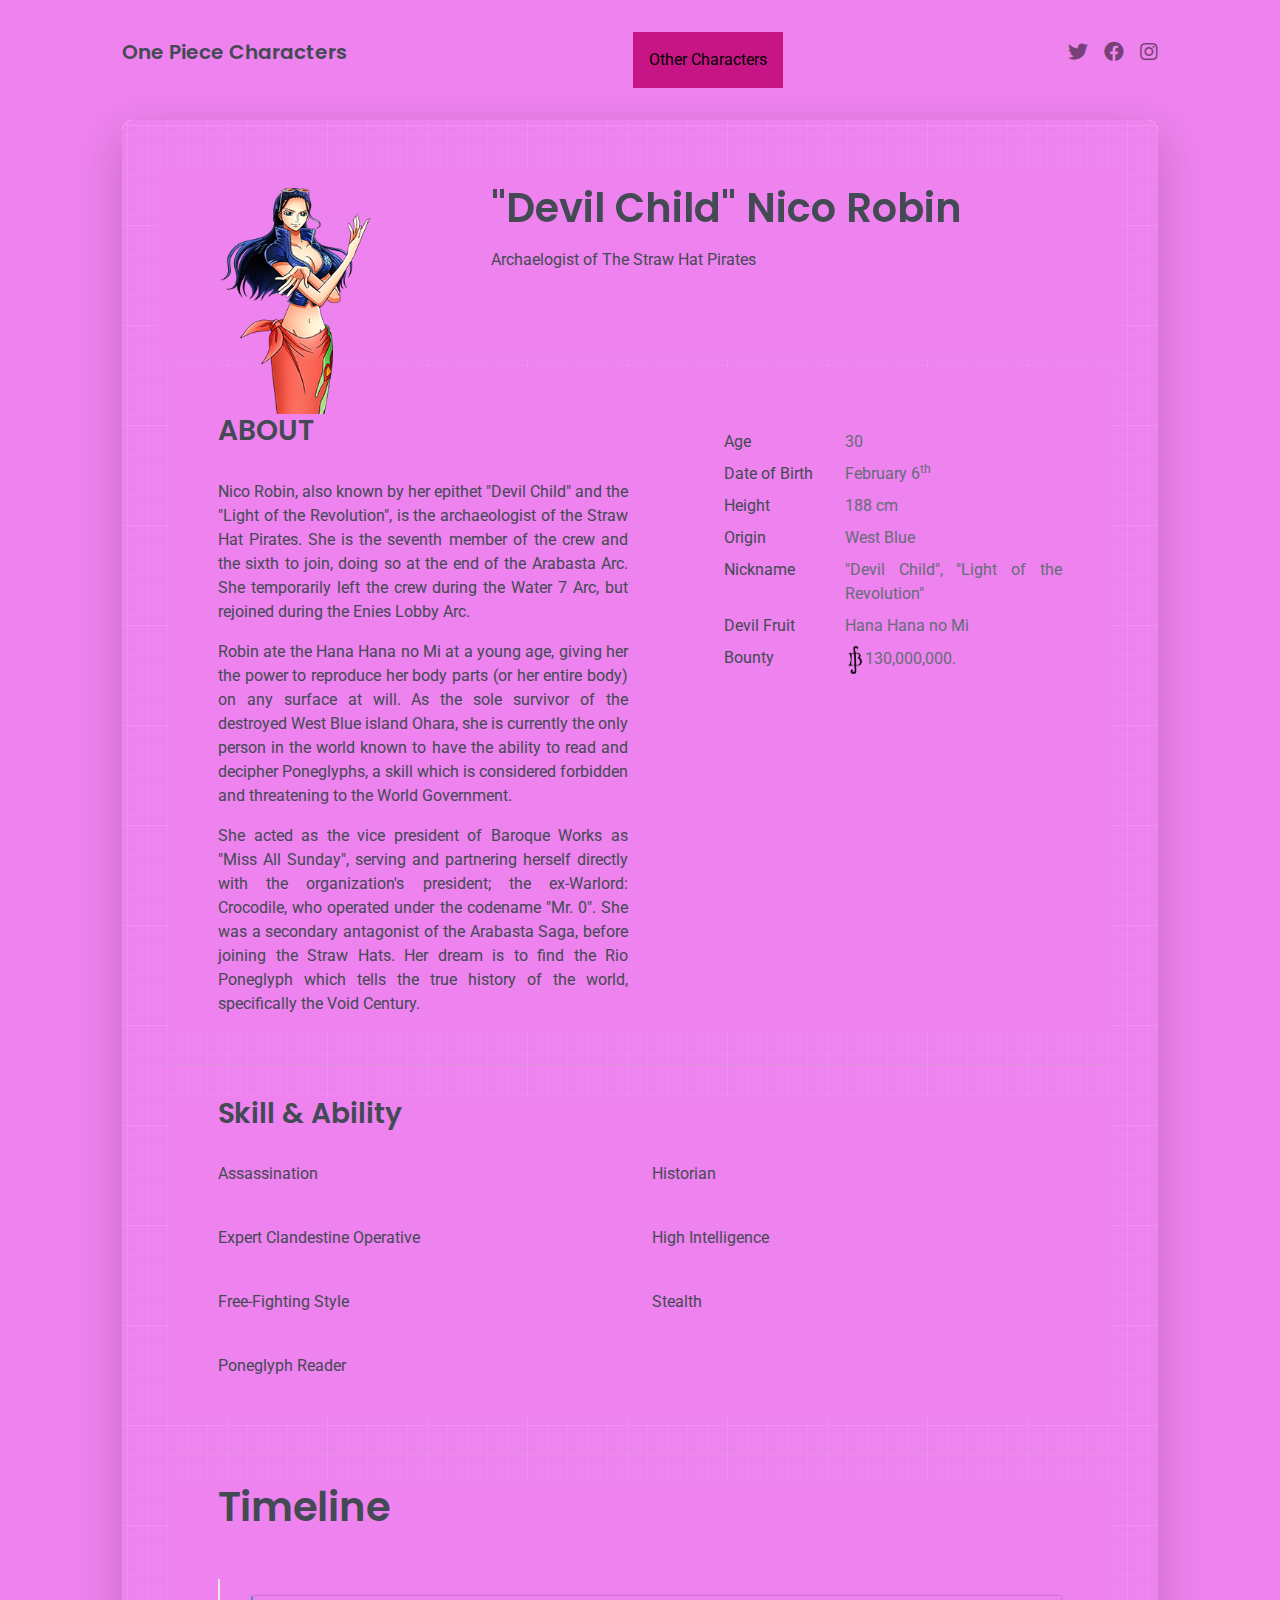
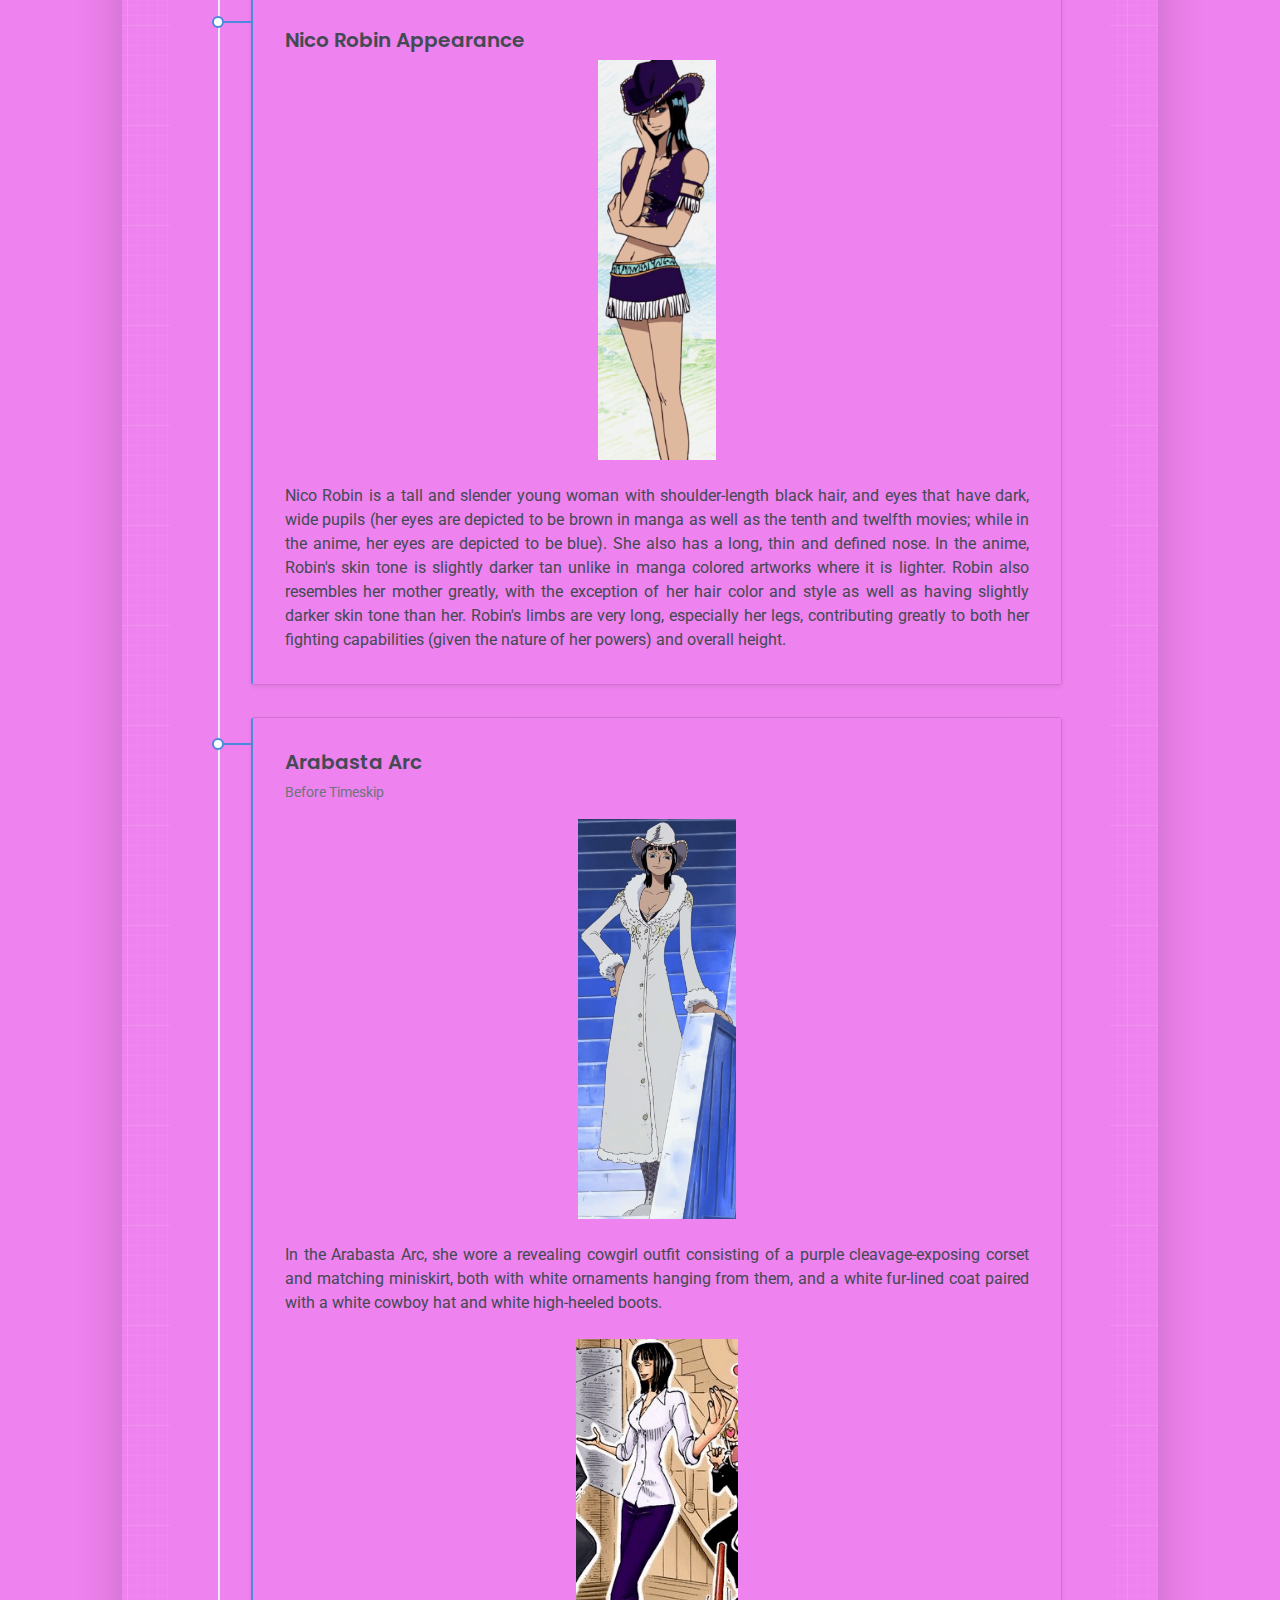
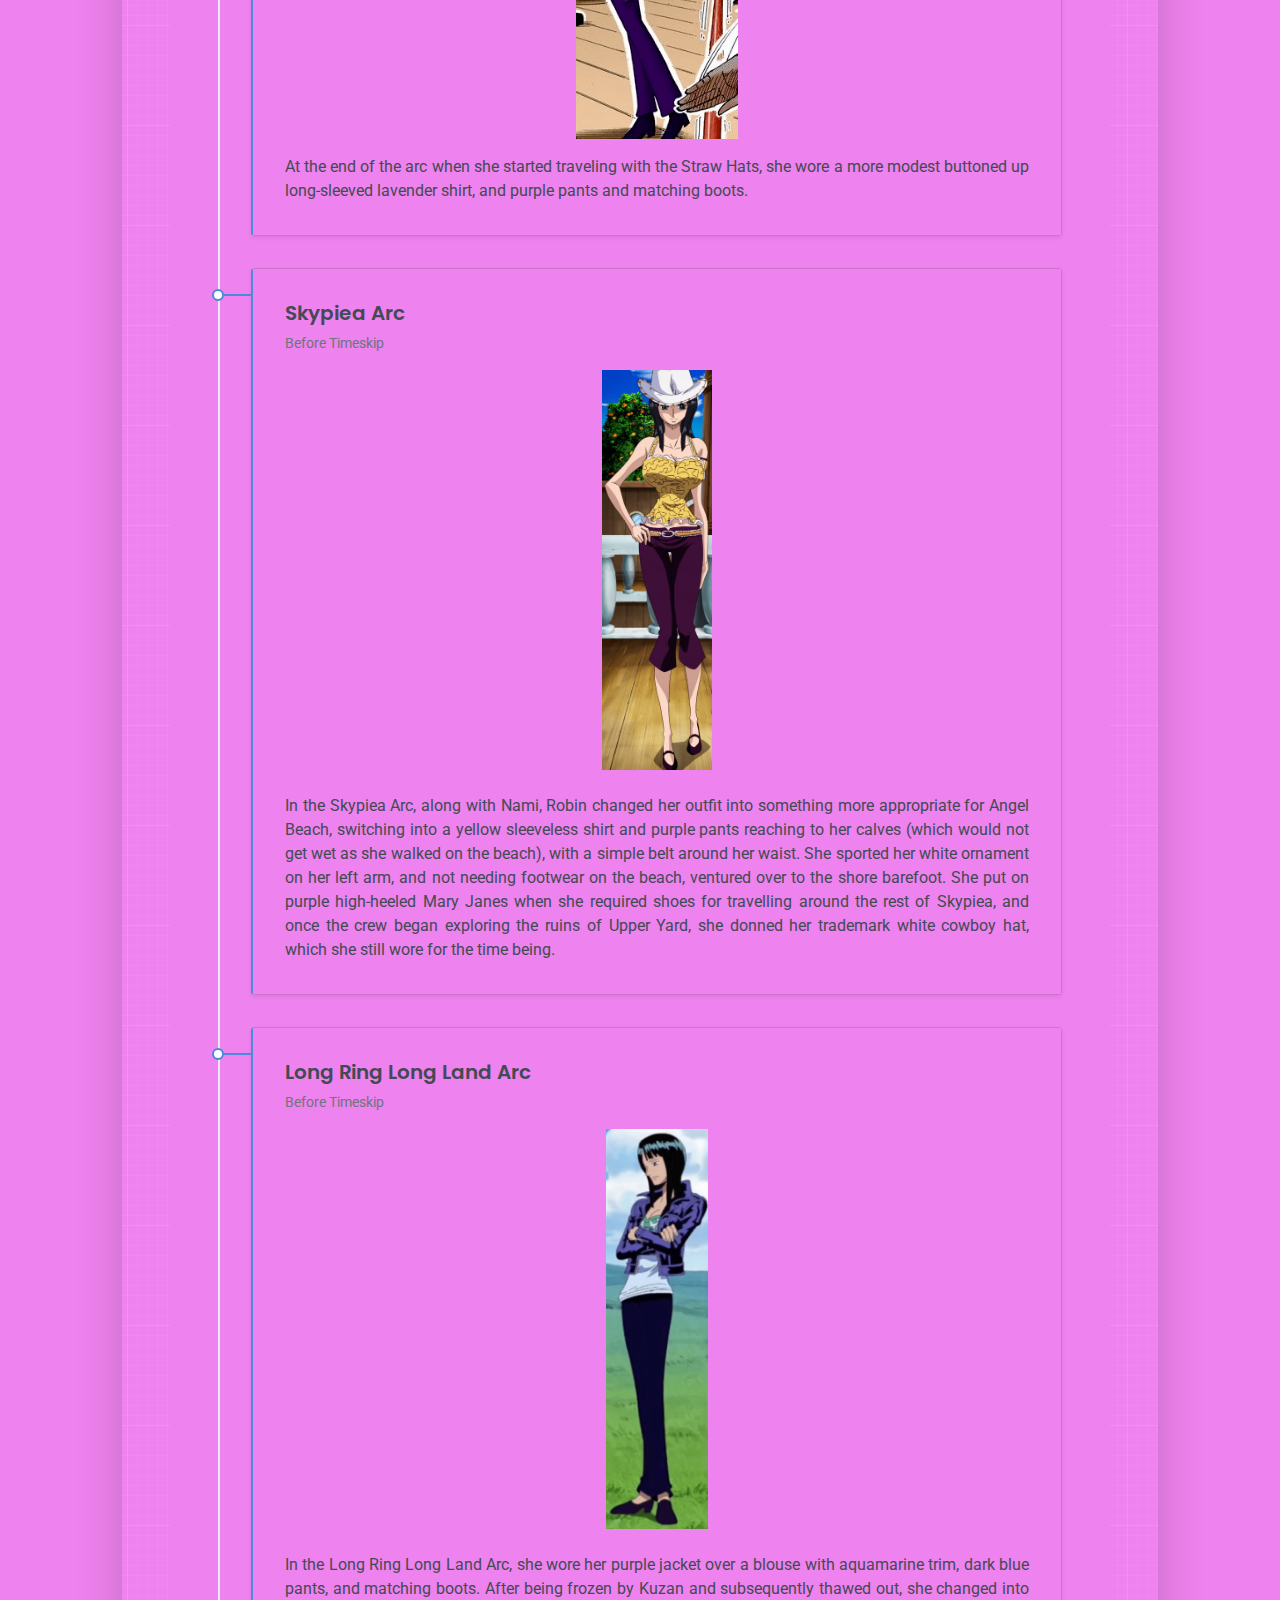
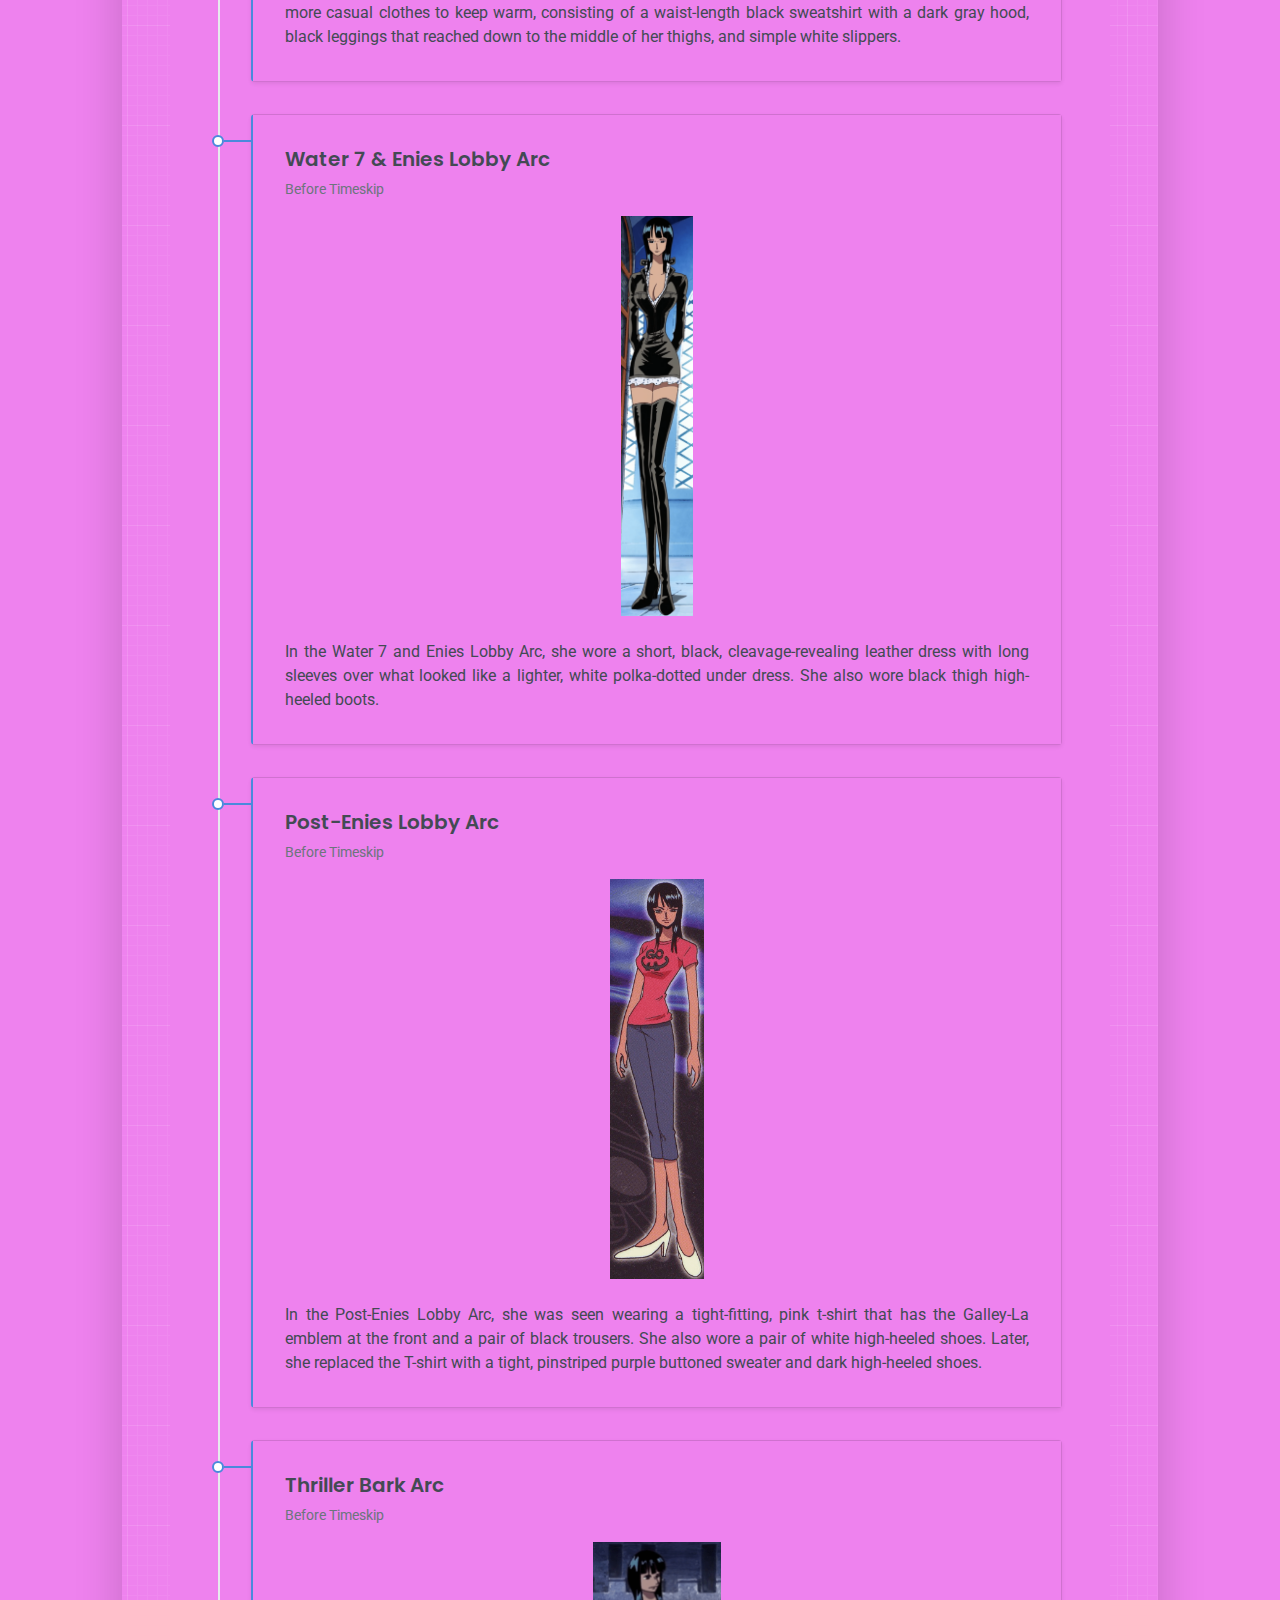
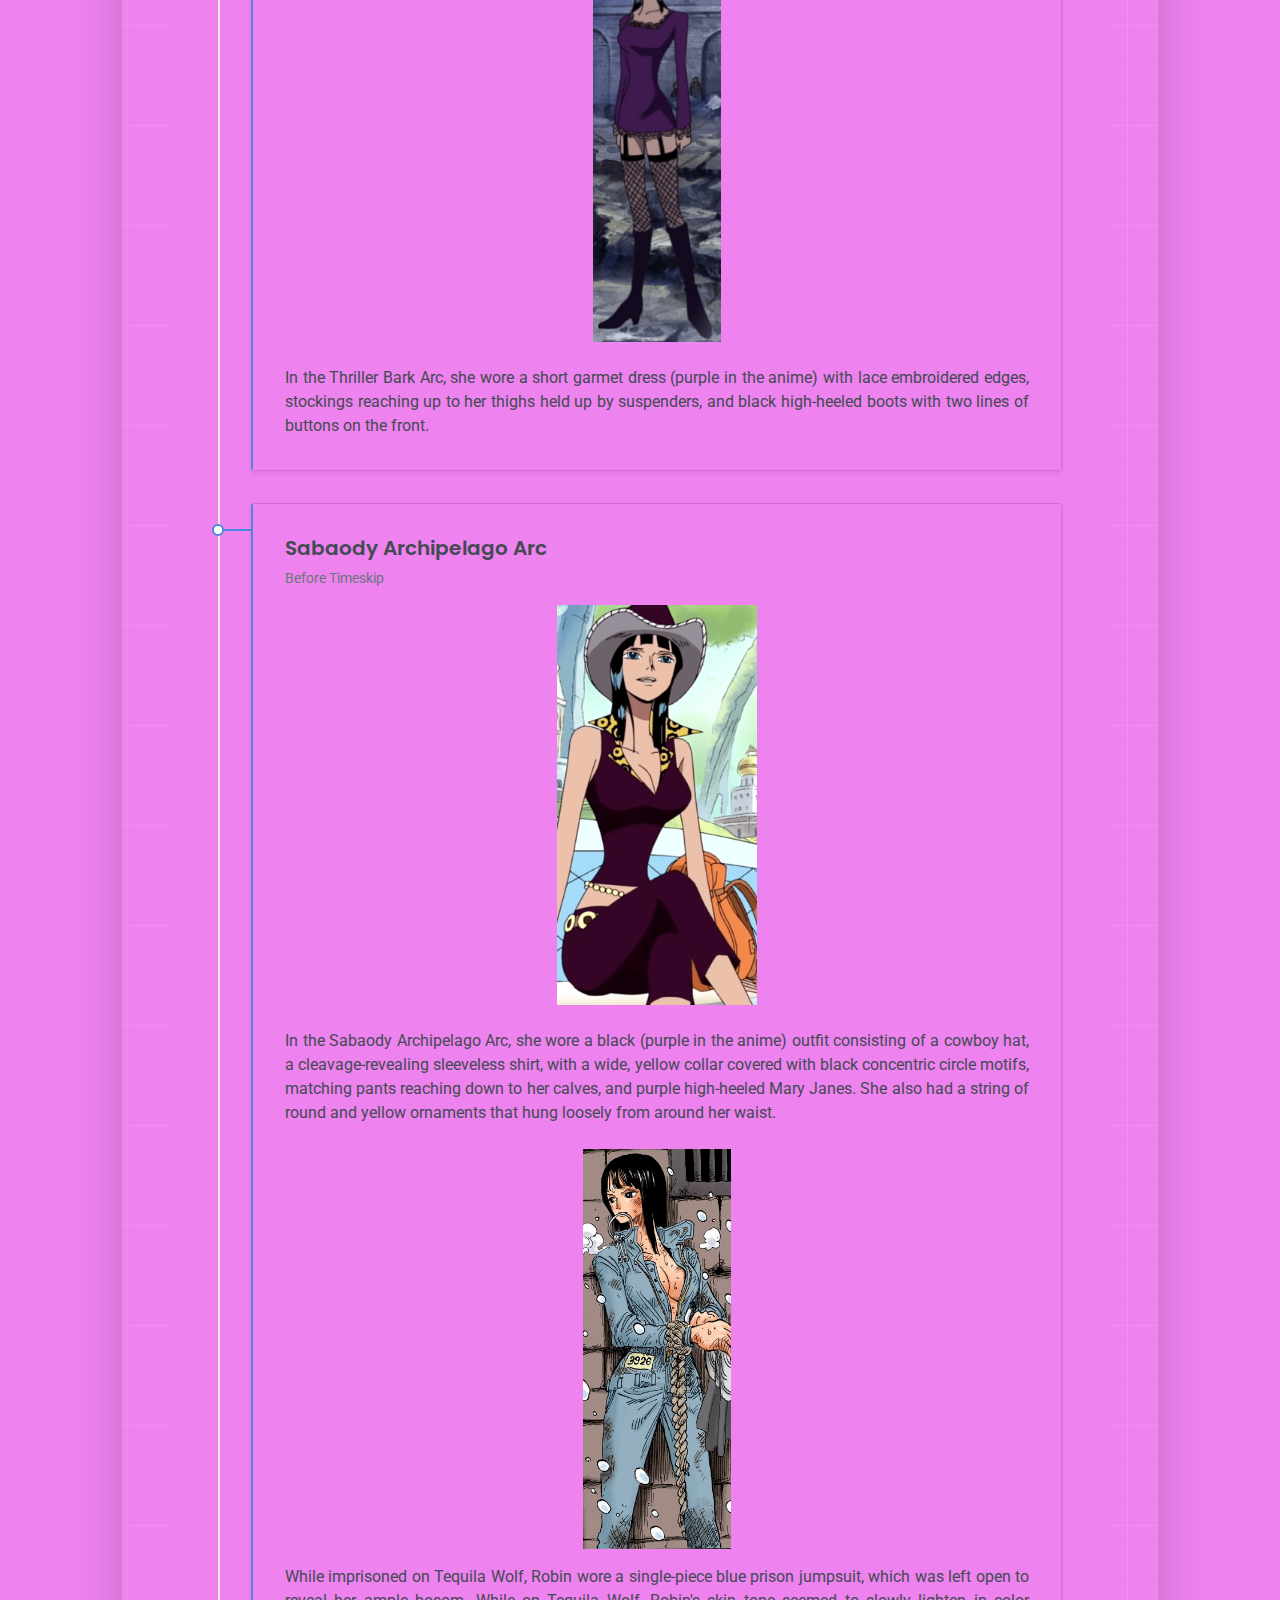
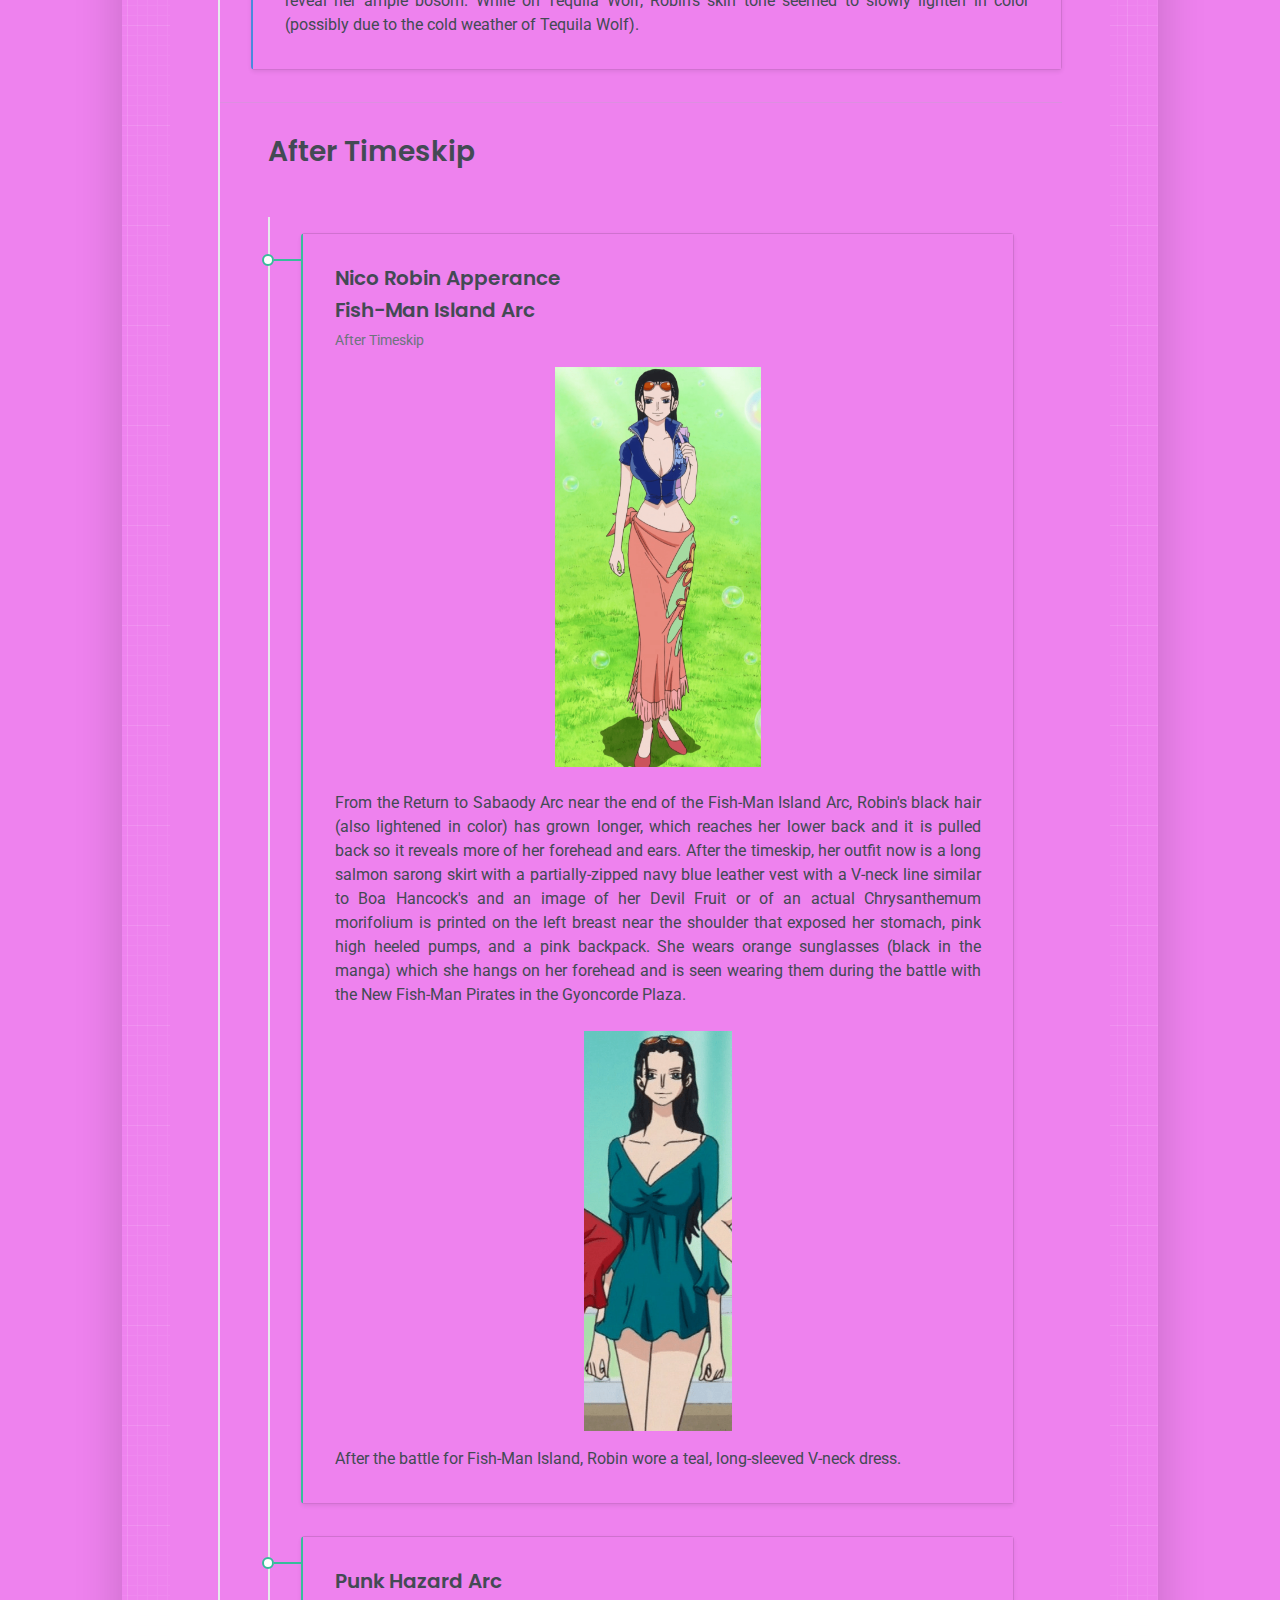
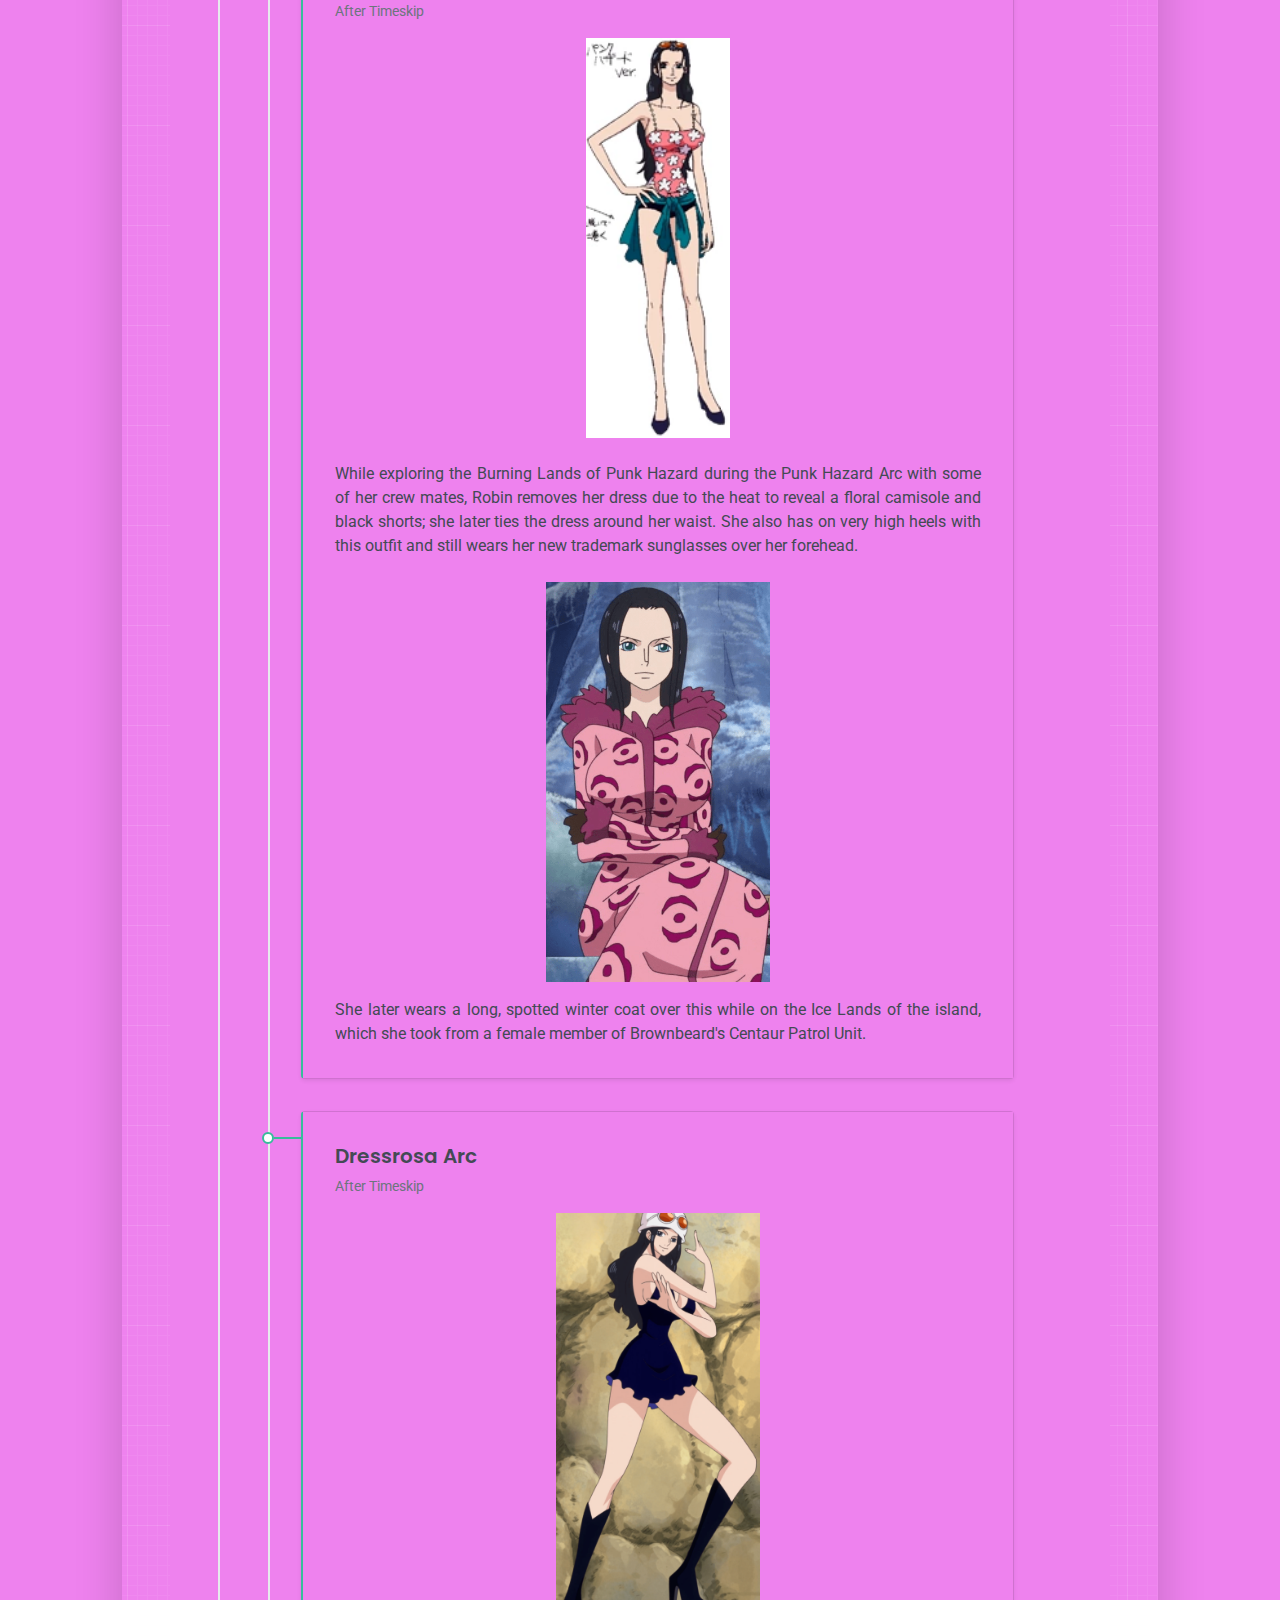
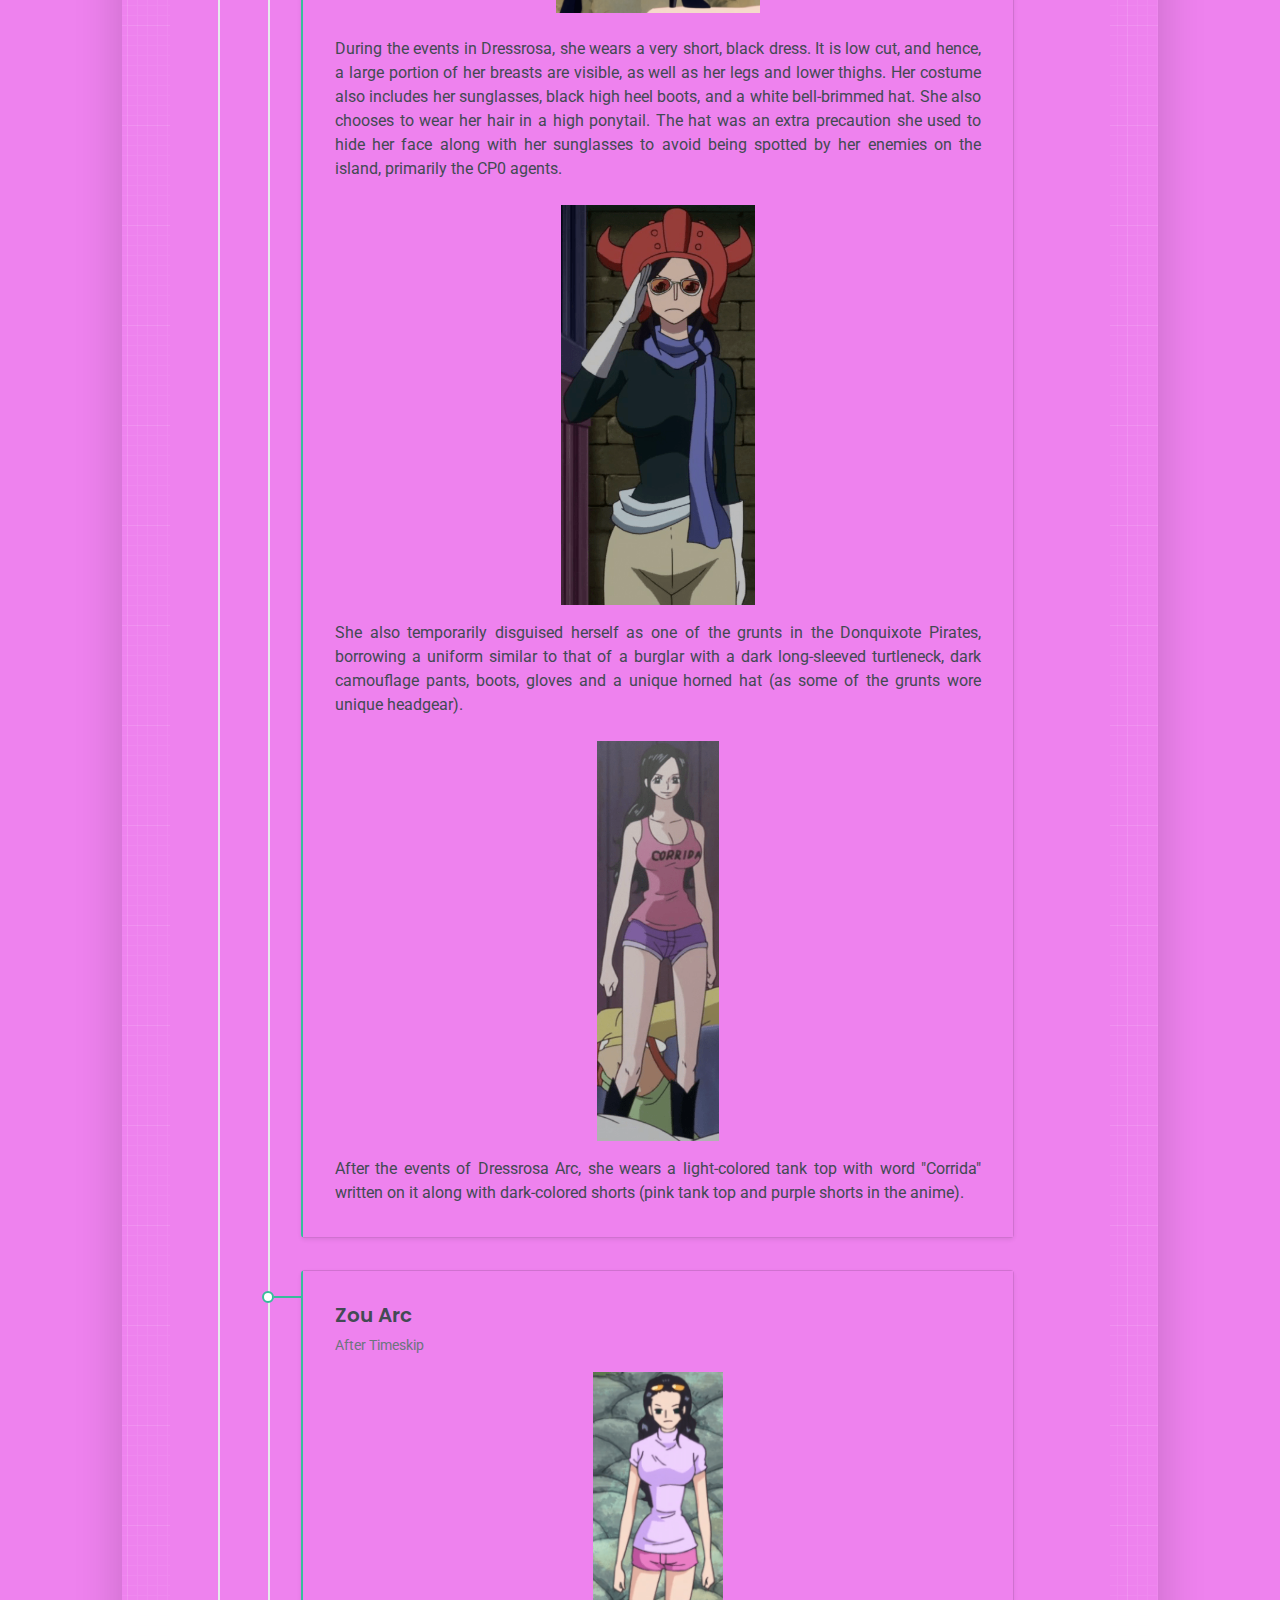
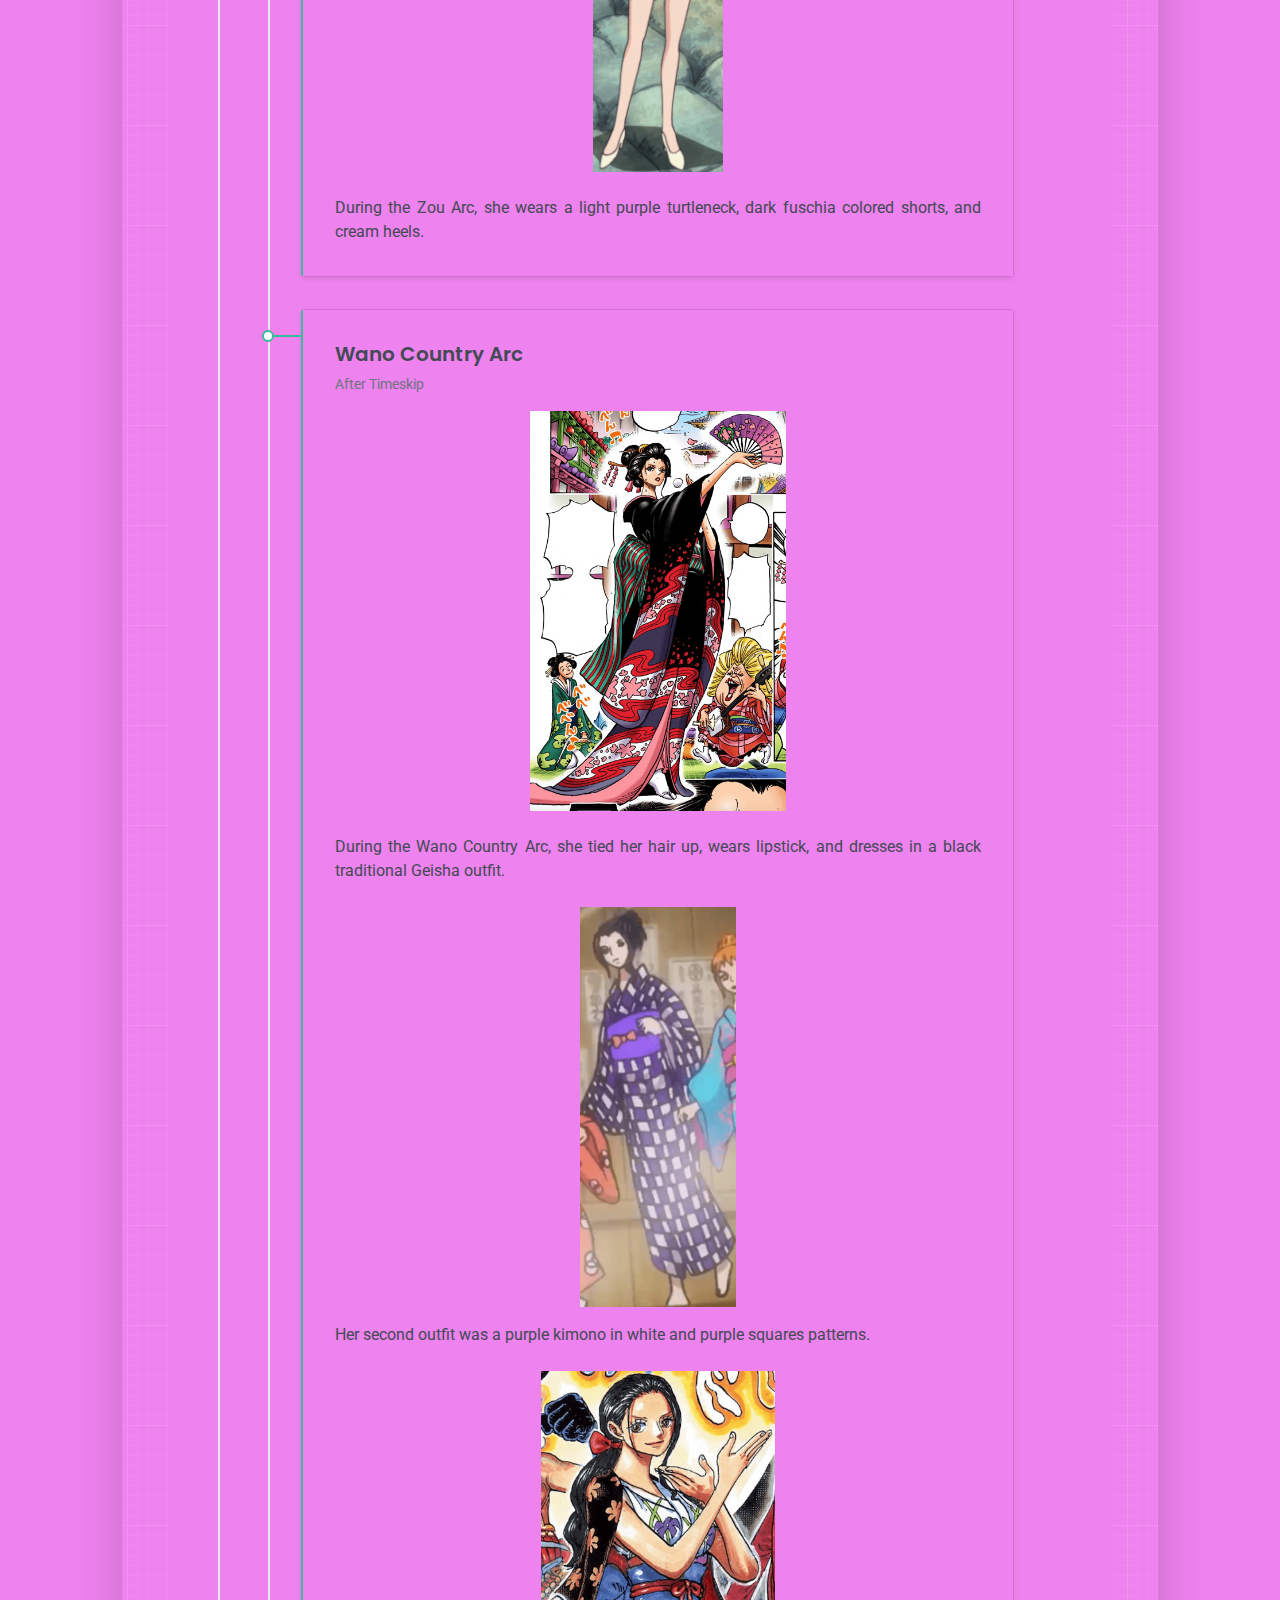
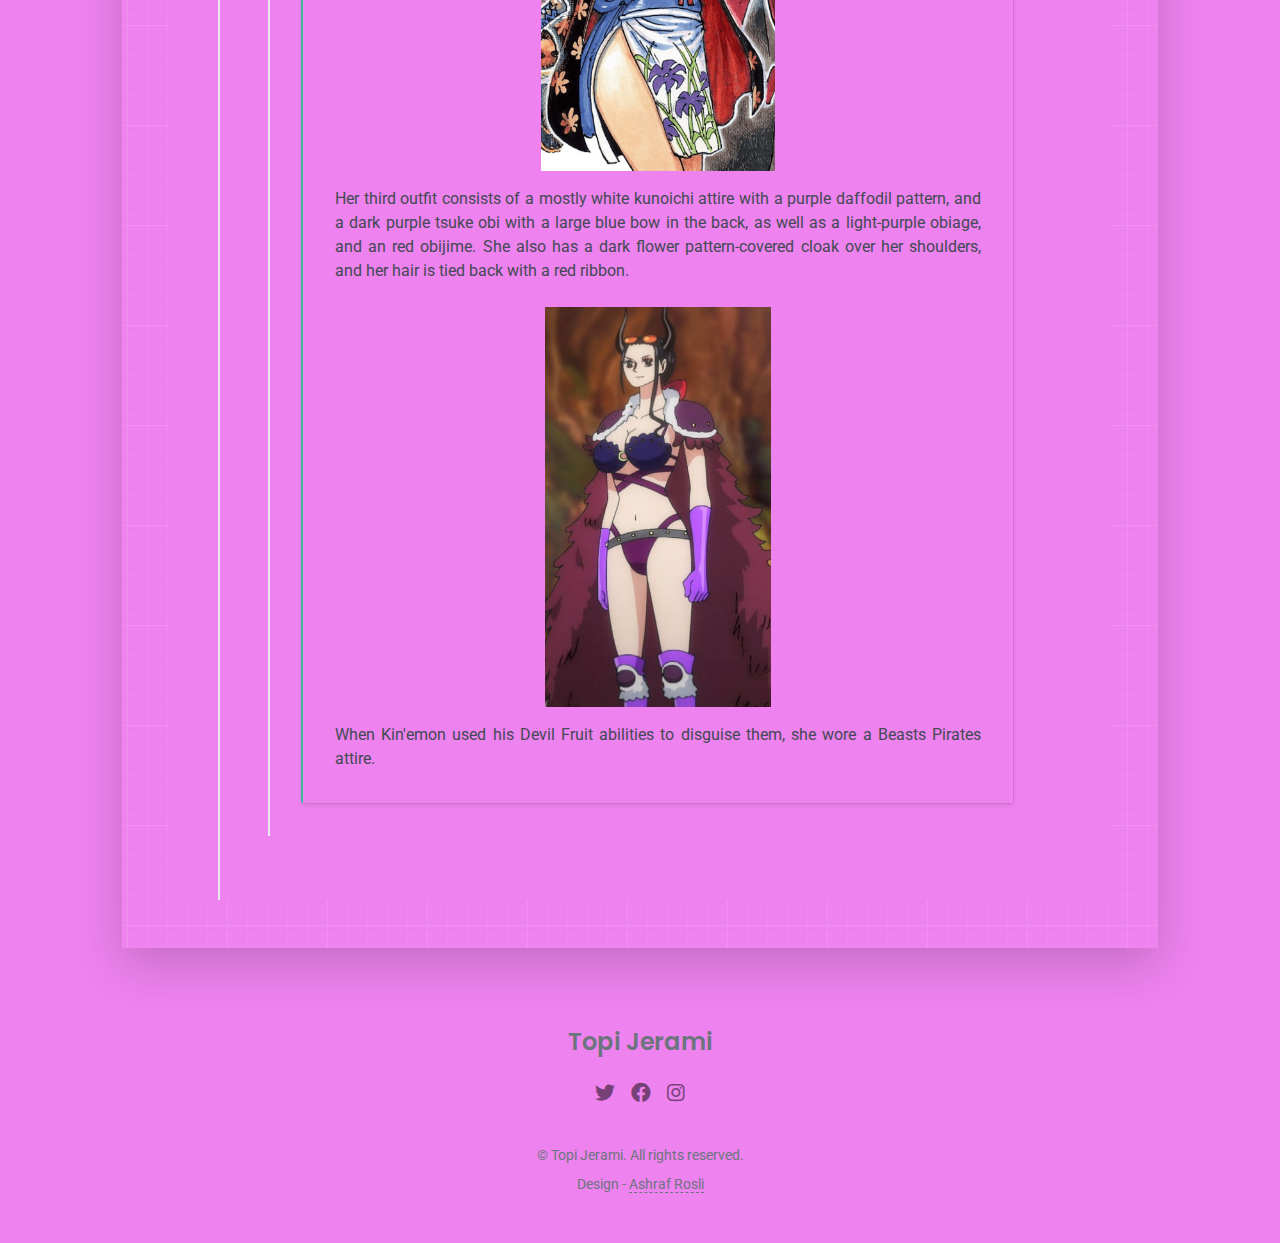
<file: Robin/Robin.html>
<!DOCTYPE html>
<html lang="en-US">
  <head>
    <meta charset="UTF-8">
    <meta http-equiv="X-UA-Compatible" content="IE=edge">
    <meta name="viewport" content="width=device-width, initial-scale=1">
    <title>Nico Robin</title>
    <link rel="preconnect" href="https://fonts.gstatic.com" crossorigin="crossorigin"/>
    <link rel="preload" as="style" href="https://fonts.googleapis.com/css2?family=Poppins:wght@600&amp;family=Roboto:wght@300;400;500;700&amp;display=swap"/>
    <link rel="stylesheet" href="https://fonts.googleapis.com/css2?family=Poppins:wght@600&amp;family=Roboto:wght@300;400;500;700&amp;display=swap" media="print" onload="this.media='all'"/>
    <noscript>
      <link rel="stylesheet" href="https://fonts.googleapis.com/css2?family=Poppins:wght@600&amp;family=Roboto:wght@300;400;500;700&amp;display=swap"/>
    </noscript>
    <link href="css/font-awesome/css/all.min.css?ver=1.2.0" rel="stylesheet">
    <link href="css/bootstrap.min.css?ver=1.2.0" rel="stylesheet">
    <link href="css/aos.css?ver=1.2.0" rel="stylesheet">
    <link href="css/main.css?ver=1.2.0" rel="stylesheet">
    <noscript>
      <style type="text/css">
        [data-aos] {
            opacity: 1 !important;
            transform: translate(0) scale(1) !important;
        }
      </style>
    </noscript>
  </head>
  <body id="top">
    <header class="d-print-none">
      <div class="container text-center text-lg-left">
        <div class="py-3 clearfix">
          <h1 class="site-title mb-0">One Piece Characters</h1>
          <div class="dropdown">
  <button class="dropbtn">Other Characters</button>
  <div class="dropdown-content">
    <a href="../Luffy/Luffy.html">Luffy</a>
    <a href="../Zoro/Zoro.html">Zoro</a>
    <a href="../Nami/Nami.html">Nami</a>
    <a href="../Usopp/Usopp.html">Usopp</a>
    <a href="../Sanji/Sanji.html">Sanji</a>
    <a href="../Chopper/Chopper.html">Chopper</a>
    <a href="../Franky/Franky.html">Franky</a>
    <a href="../Brook/Brook.html">Brook</a>
    <a href="../Jinbe/Jinbe.html">Jinbe</a>
  </div>
</div>
          <div class="site-nav">
            <nav role="navigation">
              <ul class="nav justify-content-center">
                <li class="nav-item"><a class="nav-link" href="https://twitter.com/onepiecedaiiys/status/1483130125218689029?s=12" title="Twitter"><i class="fab fa-twitter"></i><span class="menu-title sr-only">Twitter</span></a>
                </li>
                <li class="nav-item"><a class="nav-link" href="https://www.facebook.com/groups/862581237836144/?ref=share" title="Facebook"><i class="fab fa-facebook"></i><span class="menu-title sr-only">Facebook</span></a>
                </li>
                <li class="nav-item"><a class="nav-link" href="https://msng.link/o/?topijeramii=ig" title="Instagram"><i class="fab fa-instagram"></i><span class="menu-title sr-only">Instagram</span></a>
                </li>
              </ul>
            </nav>
          </div>
        </div>
      </div>
    </header>
    <div class="page-content">
      <div class="container">
<div class="cover shadow-lg bg-white">
  <div class="cover-bg p-3 p-lg-4 text-green">
    <div class="row">
      <div class="col-lg-4 col-md-5">
        <div id="Robin" class="avatar hover-effect"><img src="images/Robin.png" width="150" /></div>
      </div>
      <div class="col-lg-8 col-md-7 text-center text-md-start">
        <h2 class="h1 mt-2" data-aos="fade-left" data-aos-delay="0">"Devil Child" Nico Robin</h2>
        <p data-aos="fade-left" data-aos-delay="100">Archaelogist of The Straw Hat Pirates</p>
      </div>
    </div>
  <div align="justify" class="about-section pt-4 px-3 px-lg-4 mt-1">
    <div class="row">
      <div class="col-md-6">
        <h2 class="h3 mb-3">ABOUT</h2>
        <p>Nico Robin, also known by her epithet "Devil Child" and the "Light of the Revolution", is the archaeologist of the Straw Hat Pirates. She is the seventh member of the crew and the sixth to join, doing so at the end of the Arabasta Arc. She temporarily left the crew during the Water 7 Arc, but rejoined during the Enies Lobby Arc.
        </p>
        <p>
        Robin ate the Hana Hana no Mi at a young age, giving her the power to reproduce her body parts (or her entire body) on any surface at will. As the sole survivor of the destroyed West Blue island Ohara, she is currently the only person in the world known to have the ability to read and decipher Poneglyphs, a skill which is considered forbidden and threatening to the World Government.
        </p>
        <p>
        She acted as the vice president of Baroque Works as "Miss All Sunday", serving and partnering herself directly with the organization's president; the ex-Warlord: Crocodile, who operated under the codename "Mr. 0". She was a secondary antagonist of the Arabasta Saga, before joining the Straw Hats. Her dream is to find the Rio Poneglyph which tells the true history of the world, specifically the Void Century. 
        </p>
      </div>
      <div class="col-md-5 offset-md-1">
        <div class="row mt-2">
          <div class="col-sm-4">
            <div class="pb-1">Age</div>
          </div>
          <div class="col-sm-8">
            <div class="pb-1 text-secondary">30</div>
          </div>
          <div class="col-sm-4">
            <div class="pb-1">Date of Birth</div>
          </div>
          <div class="col-sm-8">
            <div class="pb-1 text-secondary">February 6<sup>th</sup></div>
          </div>
          <div class="col-sm-4">
            <div class="pb-1">Height</div>
          </div>
          <div class="col-sm-8">
            <div class="pb-1 text-secondary">188 cm</div>
          </div>
          <div class="col-sm-4">
            <div class="pb-1">Origin</div>
          </div>
          <div class="col-sm-8">
            <div class="pb-1 text-secondary">West Blue</div>
          </div>
          <div class="col-sm-4">
            <div class="pb-1">Nickname</div>
          </div>
          <div class="col-sm-8">
            <div class="pb-1 text-secondary">"Devil Child", "Light of the Revolution"</div>
          </div>
          <div class="col-sm-4">
            <div class="pb-1">Devil Fruit</div>
          </div>
          <div class="col-sm-8">
            <div class="pb-1 text-secondary">Hana Hana no Mi</div>
          </div>
          <div class="col-sm-4">
            <div class="pb-1">Bounty</div>
          </div>
          <div class="col-sm-8">
            <div class="pb-1 text-secondary"><img src="images/Belly.png" style="width: 20px;">130,000,000.</div>
          </div>
        </div>
      </div>
    </div>
  </div>
  <hr class="d-print-none"/>
  <div class="skills-section px-3 px-lg-4">
    <h2 class="h3 mb-3">Skill & Ability</h2>
    <div class="row">
      <div class="col-md-6">
        <div class="mb-2"><span>Assassination</span>
          <div class="progress my-1">
            <div class="progress-bar bg-primary" role="progressbar" data-aos="zoom-in-right" data-aos-delay="100" data-aos-anchor=".skills-section" style="width: 90%" aria-valuenow="90" aria-valuemin="0" aria-valuemax="100"></div>
          </div>
        </div>
        <div class="mb-2"><span>Expert Clandestine Operative</span>
          <div class="progress my-1">
            <div class="progress-bar bg-primary" role="progressbar" data-aos="zoom-in-right" data-aos-delay="200" data-aos-anchor=".skills-section" style="width: 90%" aria-valuenow="85" aria-valuemin="0" aria-valuemax="100"></div>
          </div>
        </div>
        <div class="mb-2"><span>Free-Fighting Style</span>
          <div class="progress my-1">
            <div class="progress-bar bg-primary" role="progressbar" data-aos="zoom-in-right" data-aos-delay="300" data-aos-anchor=".skills-section" style="width: 75%" aria-valuenow="75" aria-valuemin="0" aria-valuemax="100"></div>
          </div>
        </div>
        <div class="mb-2"><span>Poneglyph Reader</span>
          <div class="progress my-1">
            <div class="progress-bar bg-primary" role="progressbar" data-aos="zoom-in-right" data-aos-delay="300" data-aos-anchor=".skills-section" style="width: 90%" aria-valuenow="75" aria-valuemin="0" aria-valuemax="100"></div>
          </div>
        </div>
      </div>
      <div class="col-md-6">
        <div class="mb-2"><span>Historian</span>
          <div class="progress my-1">
            <div class="progress-bar bg-success" role="progressbar" data-aos="zoom-in-right" data-aos-delay="400" data-aos-anchor=".skills-section" style="width: 80%" aria-valuenow="90" aria-valuemin="0" aria-valuemax="100"></div>
          </div>
        </div>
        <div class="mb-2"><span>High Intelligence</span>
          <div class="progress my-1">
            <div class="progress-bar bg-success" role="progressbar" data-aos="zoom-in-right" data-aos-delay="500" data-aos-anchor=".skills-section" style="width: 85%" aria-valuenow="85" aria-valuemin="0" aria-valuemax="100"></div>
          </div>
        </div>
        <div class="mb-2"><span>Stealth</span>
          <div class="progress my-1">
            <div class="progress-bar bg-success" role="progressbar" data-aos="zoom-in-right" data-aos-delay="600" data-aos-anchor=".skills-section" style="width: 75%" aria-valuenow="75" aria-valuemin="0" aria-valuemax="100"></div>
          </div>
        </div>
        
      </div>
    </div>
  </div>
  <hr class="d-print-none"/>
  <div align="justify" class="work-experience-section px-3 px-lg-4">
    <h1 class="h1 mb-4">Timeline</h1>
    <div class="timeline">
      <div class="timeline-card timeline-card-primary card shadow-sm">
        <div class="card-body">
          <div class="h5 mb-1">Nico Robin Appearance</span></div>
          <div align="center"><img src="images/Arc/Robin Before Timeskip.png" height="400"></div> <br>
          <div>Nico Robin is a tall and slender young woman with shoulder-length black hair, and eyes that have dark, wide pupils (her eyes are depicted to be brown in manga as well as the tenth and twelfth movies; while in the anime, her eyes are depicted to be blue). She also has a long, thin and defined nose. In the anime, Robin's skin tone is slightly darker tan unlike in manga colored artworks where it is lighter. Robin also resembles her mother greatly, with the exception of her hair color and style as well as having slightly darker skin tone than her. Robin's limbs are very long, especially her legs, contributing greatly to both her fighting capabilities (given the nature of her powers) and overall height.
          </div>
        </div>
      </div>
     <div class="timeline-card timeline-card-primary card shadow-sm">
        <div class="card-body">
          <div class="h5 mb-1">Arabasta Arc</div>
          <div class="text-muted text-small mb-2">Before Timeskip</div>
          <div align="center"><img src="images/Arc/Robin Arabasta.png" height="400"></div> <br>
          <div>In the Arabasta Arc, she wore a revealing cowgirl outfit consisting of a purple cleavage-exposing corset and matching miniskirt, both with white ornaments hanging from them, and a white fur-lined coat paired with a white cowboy hat and white high-heeled boots.<br><br> 
          <p align="center"><img src="images/Arc/Robin Post Arabasta.png" height="400"></p>
          At the end of the arc when she started traveling with the Straw Hats, she wore a more modest buttoned up long-sleeved lavender shirt, and purple pants and matching boots.</div>
        </div>
  </div>
  <div class="timeline-card timeline-card-primary card shadow-sm">
        <div class="card-body">
          <div class="h5 mb-1">Skypiea Arc</div>
          <div class="text-muted text-small mb-2">Before Timeskip</div>
          <div align="center"><img src="images/Arc/Robin Skypiea.png" height="400"></div> <br>
          <div>In the Skypiea Arc, along with Nami, Robin changed her outfit into something more appropriate for Angel Beach, switching into a yellow sleeveless shirt and purple pants reaching to her calves (which would not get wet as she walked on the beach), with a simple belt around her waist. She sported her white ornament on her left arm, and not needing footwear on the beach, ventured over to the shore barefoot. She put on purple high-heeled Mary Janes when she required shoes for travelling around the rest of Skypiea, and once the crew began exploring the ruins of Upper Yard, she donned her trademark white cowboy hat, which she still wore for the time being.</div>
        </div>
      </div>
      <div class="timeline-card timeline-card-primary card shadow-sm">
        <div class="card-body">
          <div class="h5 mb-1">Long Ring Long Land Arc</div>
          <div class="text-muted text-small mb-2">Before Timeskip</div>
          <div align="center"><img src="images/Arc/Robin Long Ring Long Land.png" height="400"></div> <br>
          <div>In the Long Ring Long Land Arc, she wore her purple jacket over a blouse with aquamarine trim, dark blue pants, and matching boots. After being frozen by Kuzan and subsequently thawed out, she changed into more casual clothes to keep warm, consisting of a waist-length black sweatshirt with a dark gray hood, black leggings that reached down to the middle of her thighs, and simple white slippers.</div>
        </div>
      </div>
      <div class="timeline-card timeline-card-primary card shadow-sm">
        <div class="card-body">
          <div class="h5 mb-1">Water 7 & Enies Lobby Arc</div>
          <div class="text-muted text-small mb-2">Before Timeskip</div>
          <div align="center"><img src="images/Arc/Robin Water 7 & Enies Lobby.png" height="400"></div> <br>
          <div> In the Water 7 and Enies Lobby Arc, she wore a short, black, cleavage-revealing leather dress with long sleeves over what looked like a lighter, white polka-dotted under dress. She also wore black thigh high-heeled boots.</div>
        </div>
      </div>
      <div class="timeline-card timeline-card-primary card shadow-sm">
        <div class="card-body">
          <div class="h5 mb-1">Post-Enies Lobby Arc</div>
          <div class="text-muted text-small mb-2">Before Timeskip</div>
          <div align="center"><img src="images/Arc/Robin Post Enies Lobby.png" height="400"></div> <br>
          <div>In the Post-Enies Lobby Arc, she was seen wearing a tight-fitting, pink t-shirt that has the Galley-La emblem at the front and a pair of black trousers. She also wore a pair of white high-heeled shoes. Later, she replaced the T-shirt with a tight, pinstriped purple buttoned sweater and dark high-heeled shoes.</div>
        </div>
      </div>
      <div class="timeline-card timeline-card-primary card shadow-sm">
        <div class="card-body">
          <div class="h5 mb-1">Thriller Bark Arc</div>
          <div class="text-muted text-small mb-2">Before Timeskip</div>
          <div align="center"><img src="images/Arc/Robin Thriller Bark.png" height="400"></div> <br>
          <div>In the Thriller Bark Arc, she wore a short garmet dress (purple in the anime) with lace embroidered edges, stockings reaching up to her thighs held up by suspenders, and black high-heeled boots with two lines of buttons on the front.</div>
        </div>
      </div>
        <div class="timeline-card timeline-card-primary card shadow-sm">
        <div class="card-body">
          <div class="h5 mb-1">Sabaody Archipelago Arc</div>
          <div class="text-muted text-small mb-2">Before Timeskip</div>
          <div align="center"><img src="images/Arc/Robin Sabaody.png" height="400"></div> <br>
          <div>In the Sabaody Archipelago Arc, she wore a black (purple in the anime) outfit consisting of a cowboy hat, a cleavage-revealing sleeveless shirt, with a wide, yellow collar covered with black concentric circle motifs, matching pants reaching down to her calves, and purple high-heeled Mary Janes. She also had a string of round and yellow ornaments that hung loosely from around her waist.<br><br>
          <p align="center"><img src="images/Arc/Robin Tequila Wolf.png" height="400"></p>
          While imprisoned on Tequila Wolf, Robin wore a single-piece blue prison jumpsuit, which was left open to reveal her ample bosom. While on Tequila Wolf, Robin's skin tone seemed to slowly lighten in color (possibly due to the cold weather of Tequila Wolf).</div>
        </div>
      </div>
  <hr class="d-print-none"/>
  <div class="page-break"></div>
  <div class="education-section px-3 px-lg-4 pb-4">
    <h2 class="h3 mb-4">After Timeskip</h2>
    <div class="timeline">
      <div class="timeline-card timeline-card-success card shadow-sm">
        <div class="card-body">
          <div class="h5 mb-1">Nico Robin Apperance</div>
          <div class="h5 mb-1">Fish-Man Island Arc</div>
          <div class="text-muted text-small mb-2">After Timeskip</div>
          <div align="center"><img src="images/Arc/Robin After Timeskip.png" height="400"></div> <br>
          <div>From the Return to Sabaody Arc near the end of the Fish-Man Island Arc, Robin's black hair (also lightened in color) has grown longer, which reaches her lower back and it is pulled back so it reveals more of her forehead and ears. After the timeskip, her outfit now is a long salmon sarong skirt with a partially-zipped navy blue leather vest with a V-neck line similar to Boa Hancock's and an image of her Devil Fruit or of an actual Chrysanthemum morifolium is printed on the left breast near the shoulder that exposed her stomach, pink high heeled pumps, and a pink backpack. She wears orange sunglasses (black in the manga) which she hangs on her forehead and is seen wearing them during the battle with the New Fish-Man Pirates in the Gyoncorde Plaza.<br><br>
          <p align="center"><img src="images/Arc/Robin Fishman Island.png" height="400"></p>
          After the battle for Fish-Man Island, Robin wore a teal, long-sleeved V-neck dress. 
          </div>
        </div>
      </div>
      <div class="timeline-card timeline-card-success card shadow-sm">
        <div class="card-body">
          <div class="h5 mb-1">Punk Hazard Arc</div>
          <div class="text-muted text-small mb-2">After Timeskip</div>
          <div align="center"><img src="images/Arc/Robin Punk Hazard.png" height="400"></div> <br>
          <div>While exploring the Burning Lands of Punk Hazard during the Punk Hazard Arc with some of her crew mates, Robin removes her dress due to the heat to reveal a floral camisole and black shorts; she later ties the dress around her waist. She also has on very high heels with this outfit and still wears her new trademark sunglasses over her forehead.<br><br>
          <p align="center"><img src="images/Arc/Robin Punk Hazard 2.png" height="400"></p> 
          She later wears a long, spotted winter coat over this while on the Ice Lands of the island, which she took from a female member of Brownbeard's Centaur Patrol Unit.</div>
        </div>
      </div>
      <div class="timeline-card timeline-card-success card shadow-sm">
        <div class="card-body">
          <div class="h5 mb-1">Dressrosa Arc</div>
          <div class="text-muted text-small mb-2">After Timeskip</div>
          <div align="center"><img src="images/Arc/Robin Dressrosa.png" height="400"></div> <br>
          <div>During the events in Dressrosa, she wears a very short, black dress. It is low cut, and hence, a large portion of her breasts are visible, as well as her legs and lower thighs. Her costume also includes her sunglasses, black high heel boots, and a white bell-brimmed hat. She also chooses to wear her hair in a high ponytail. The hat was an extra precaution she used to hide her face along with her sunglasses to avoid being spotted by her enemies on the island, primarily the CP0 agents. 
          <br><br>
          <p align="center"><img src="images/Arc/Robin Dressrosa 2.png" height="400"></p> 
          She also temporarily disguised herself as one of the grunts in the Donquixote Pirates, borrowing a uniform similar to that of a burglar with a dark long-sleeved turtleneck, dark camouflage pants, boots, gloves and a unique horned hat (as some of the grunts wore unique headgear).<br><br>
          <p align="center"><img src="images/Arc/Robin Dressrosa 3.png" height="400"></p> 
          After the events of Dressrosa Arc, she wears a light-colored tank top with word "Corrida" written on it along with dark-colored shorts (pink tank top and purple shorts in the anime).</div>
        </div>
      </div>
       <div class="timeline-card timeline-card-success card shadow-sm">
        <div class="card-body">
          <div class="h5 mb-1">Zou Arc</div>
          <div class="text-muted text-small mb-2">After Timeskip</div>
          <div align="center"><img src="images/Arc/Robin Zou.png" height="400"></div> <br>
          <div>During the Zou Arc, she wears a light purple turtleneck, dark fuschia colored shorts, and cream heels.</div>
        </div>
      </div>
      <div class="timeline-card timeline-card-success card shadow-sm">
        <div class="card-body">
          <div class="h5 mb-1">Wano Country Arc</div>
          <div class="text-muted text-small mb-2">After Timeskip</div>
          <div align="center"><img src="images/Arc/Robin Wano.png" height="400"></div> <br>
          <div>During the Wano Country Arc, she tied her hair up, wears lipstick, and dresses in a black traditional Geisha outfit.<br><br>
          <p align="center"><img src="images/Arc/Robin Wano 2.png" height="400"></p> 
          Her second outfit was a purple kimono in white and purple squares patterns.<br><br>
          <p align="center"><img src="images/Arc/Robin Wano 3.png" height="400"></p>  
          Her third outfit consists of a mostly white kunoichi attire with a purple daffodil pattern, and a dark purple tsuke obi with a large blue bow in the back, as well as a light-purple obiage, and an red obijime. She also has a dark flower pattern-covered cloak over her shoulders, and her hair is tied back with a red ribbon. 
          <br><br>
          <p align="center"><img src="images/Arc/Robin Wano 4.jpg" height="400"></p>  
          When Kin'emon used his Devil Fruit abilities to disguise them, she wore a Beasts Pirates attire.
          </div>
        </div>
      </div>
      </div>
    </div>
      <div class="col d-none d-print-block">
        <div class="mt-2">
          <div>
            <div class="mb-2">
              <div class="text-dark"><i class="fab fa-twitter mr-1"></i><span>https://twitter.com/onepiecedaiiys/status/1483130125218689029?s=12</span>
              </div>
            </div>
            <div class="mb-2">
              <div class="text-dark"><i class="fab fa-facebook mr-1"></i><span>https://www.facebook.com/groups/862581237836144/?ref=share</span>
              </div>
            </div>
            <div class="mb-2">
              <div class="text-dark"><i class="fab fa-instagram mr-1"></i><span>https://msng.link/o/?topijeramii=ig</span>
              </div>
            </div>
            </div>
          </div>
        </div>
      </div>
    </div>
  </div>
</div>
    <footer class="pt-4 pb-4 text-muted text-center d-print-none">
      <div class="container">
        <div class="my-3">
          <div class="h4">Topi Jerami</div>
          <div class="footer-nav">
            <nav role="navigation">
              <ul class="nav justify-content-center">
                <li class="nav-item"><a class="nav-link" href="https://twitter.com/templateflip" title="Twitter"><i class="fab fa-twitter"></i><span class="menu-title sr-only">Twitter</span></a>
                </li>
                <li class="nav-item"><a class="nav-link" href="https://www.facebook.com/groups/862581237836144/?ref=share" title="Facebook"><i class="fab fa-facebook"></i><span class="menu-title sr-only">Facebook</span></a>
                </li>
                <li class="nav-item"><a class="nav-link" href="https://msng.link/o/?topijeramii=ig" title="Instagram"><i class="fab fa-instagram"></i><span class="menu-title sr-only">Instagram</span></a>
                </li>
              </ul>
            </nav>
          </div>
        </div>
        <div class="text-small">
          <div class="mb-1">&copy; Topi Jerami. All rights reserved.</div>
          <div>Design - <a href="https://www.facebook.com/ashraf.rosli.71/" target="_blank">Ashraf Rosli</a></div>
        </div>
      </div>
    </footer>
    <script src="scripts/bootstrap.bundle.min.js?ver=1.2.0"></script>
    <script src="scripts/aos.js?ver=1.2.0"></script>
    <script src="scripts/main.js?ver=1.2.0"></script>
  </body>
</html>
</file>
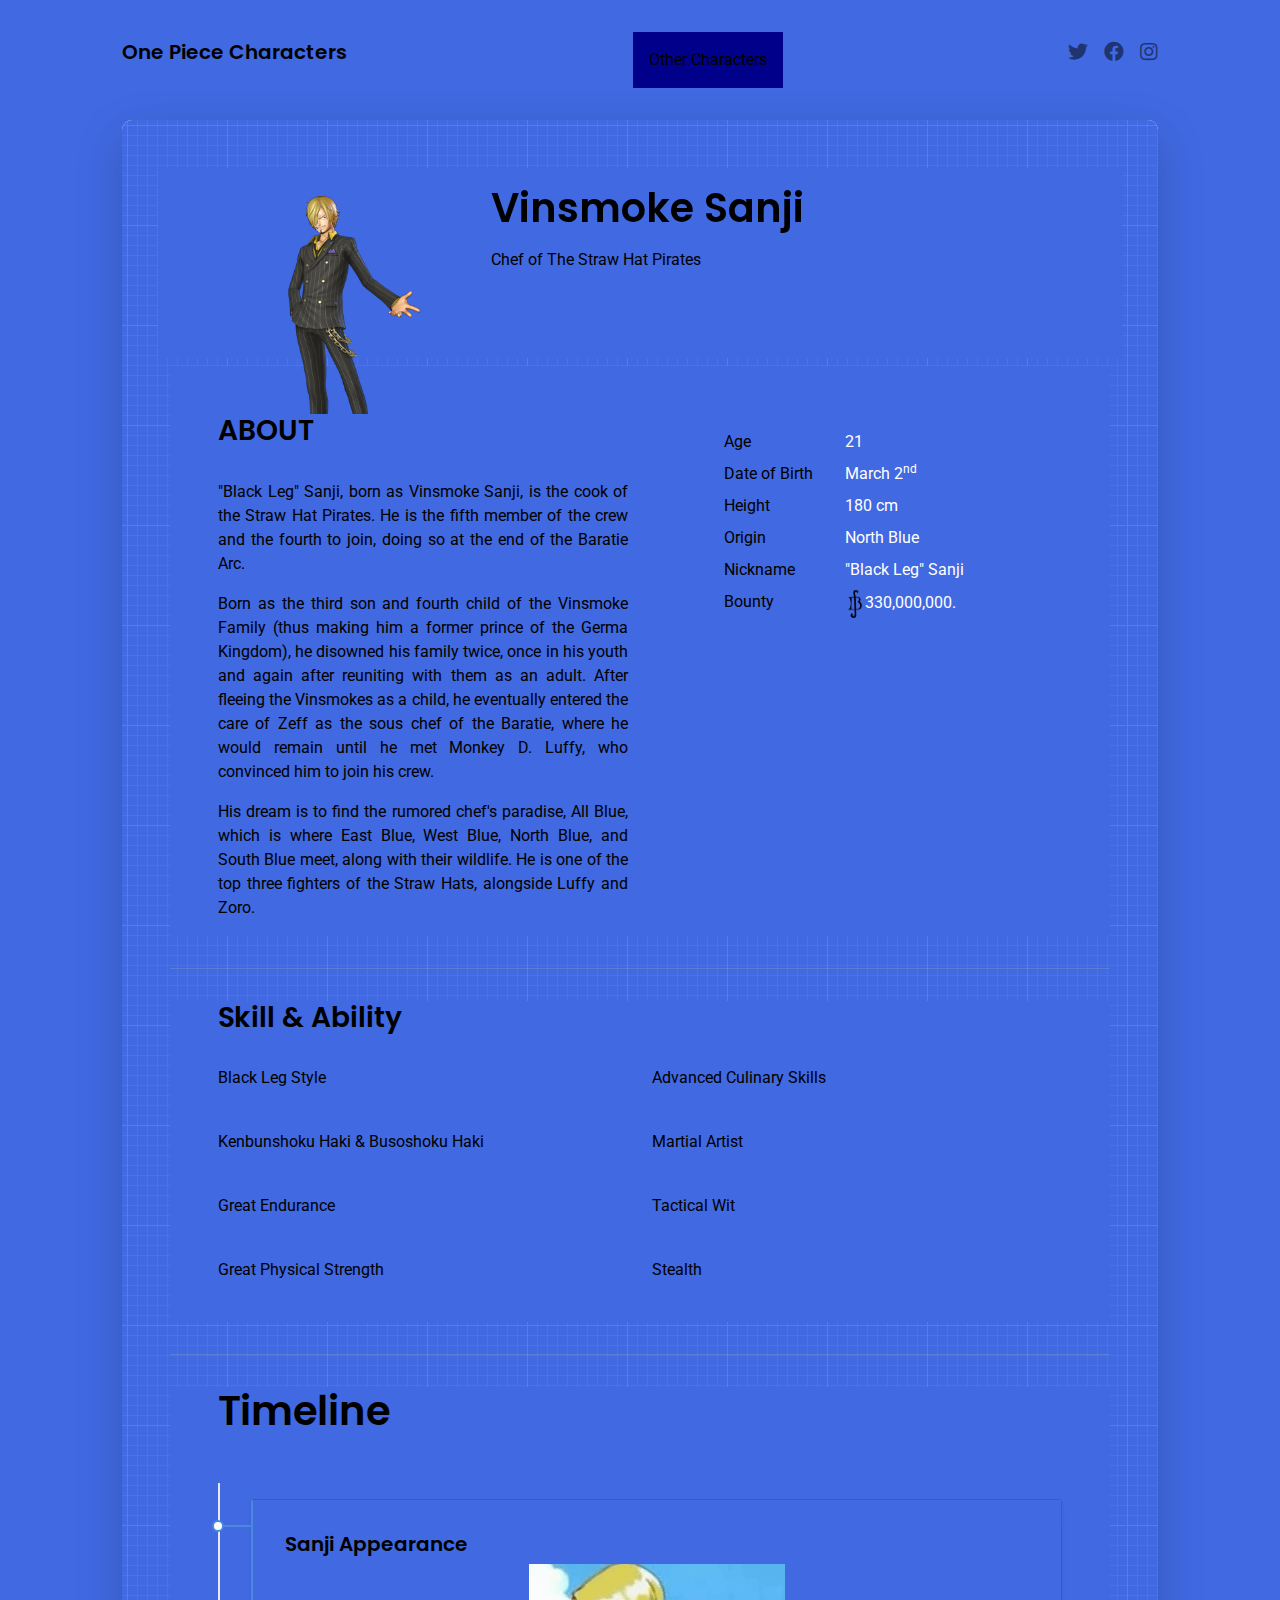
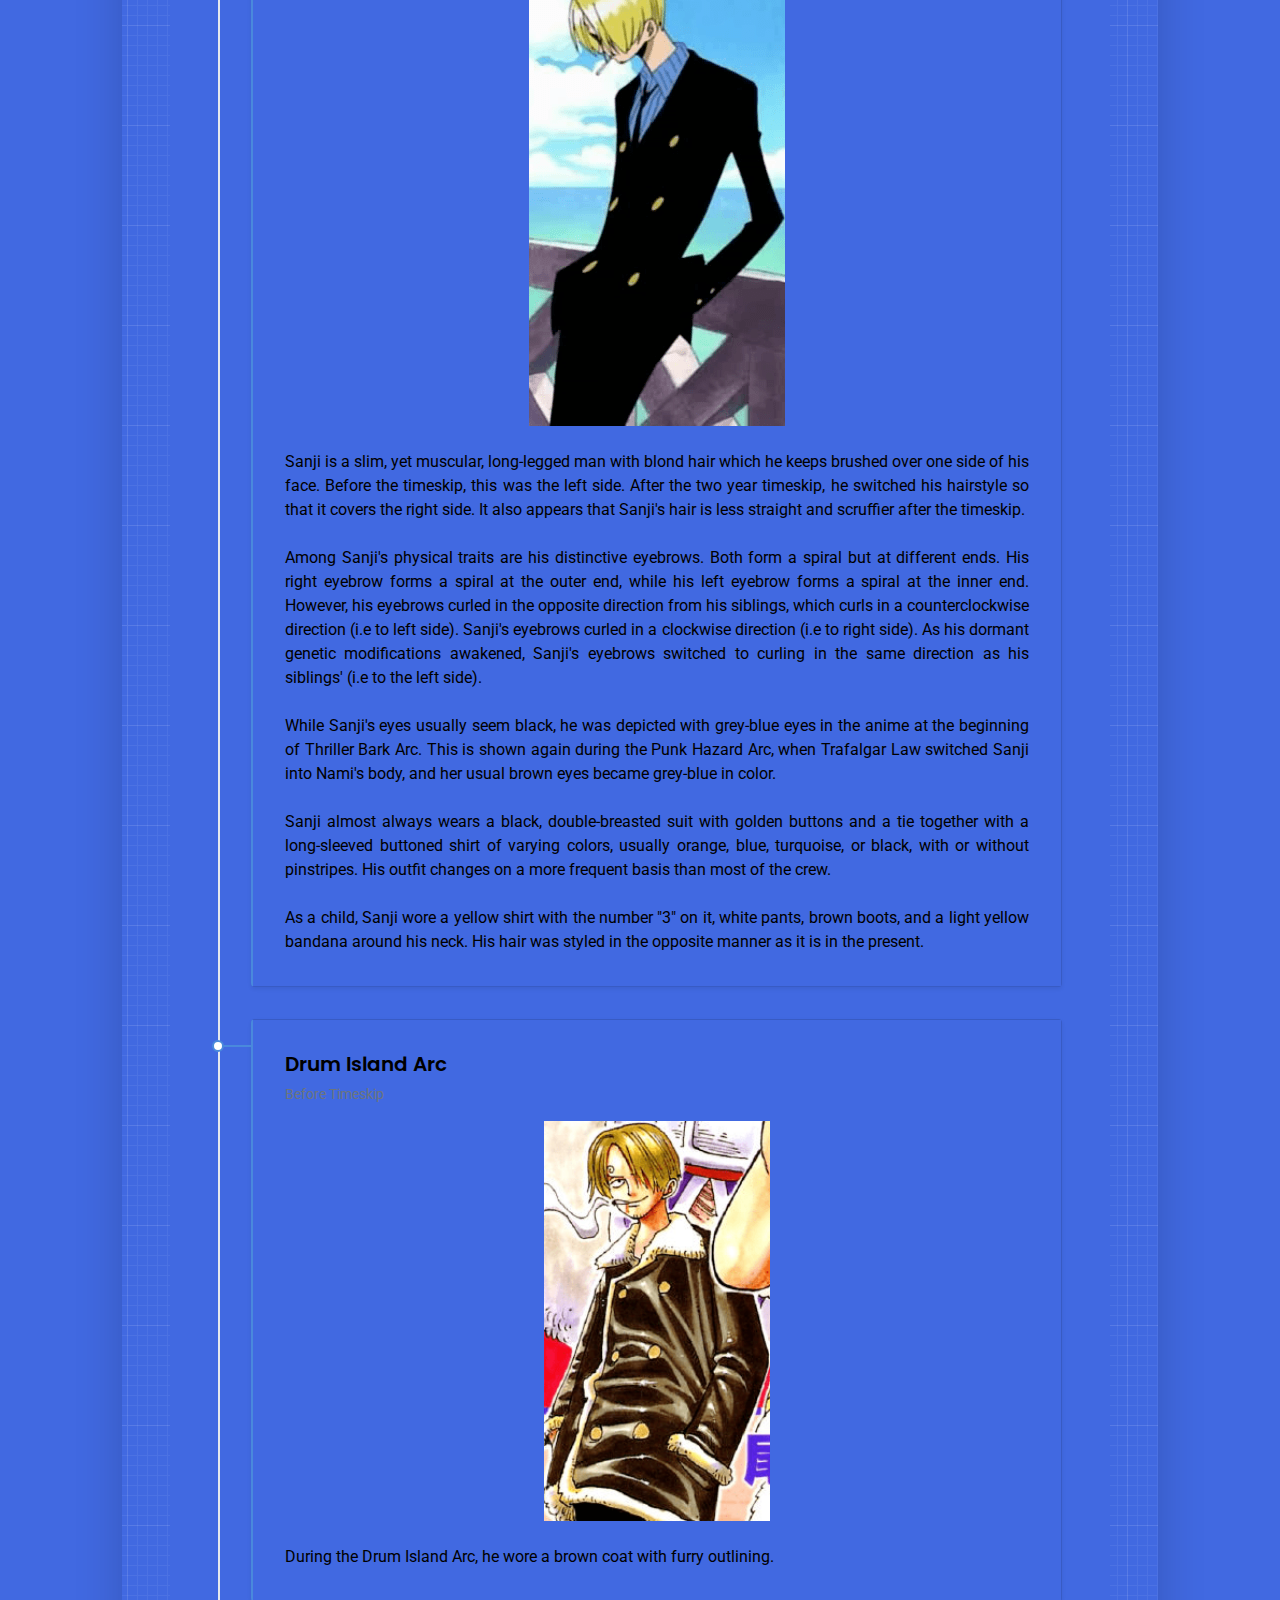
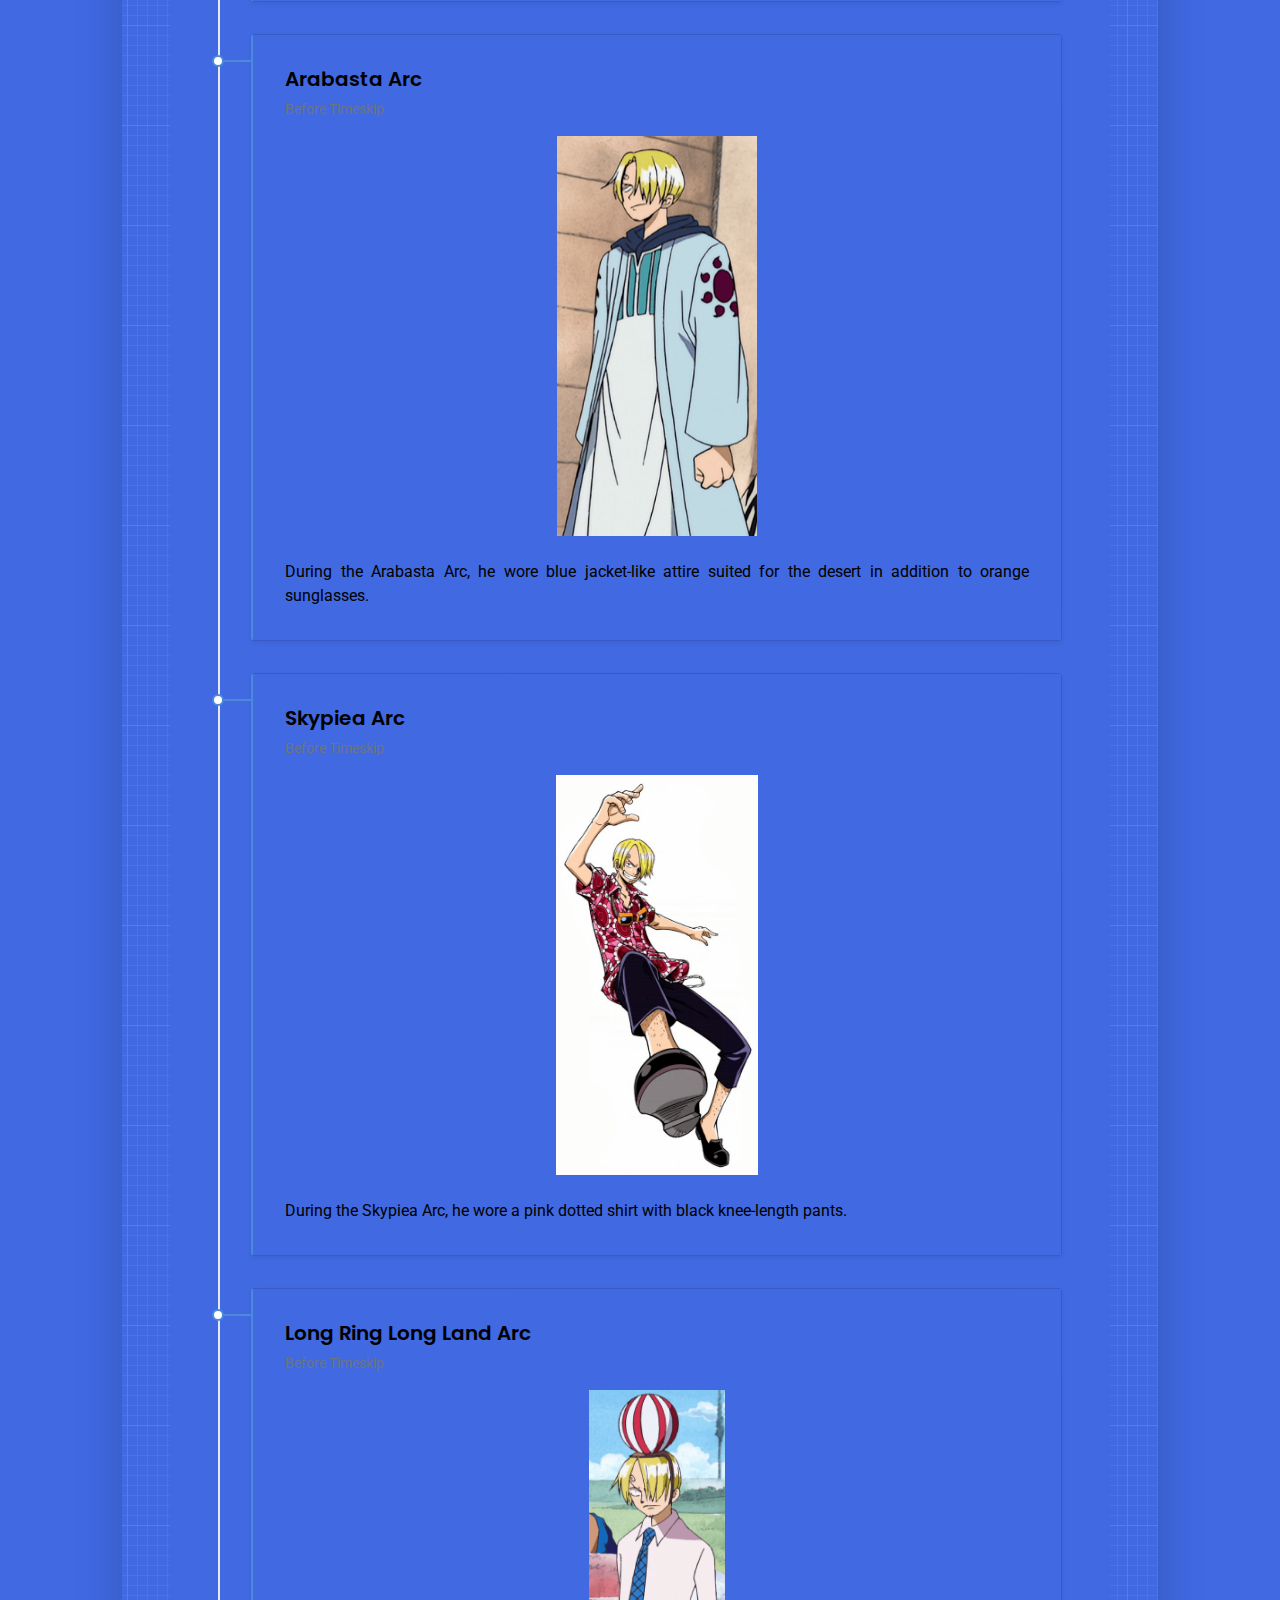
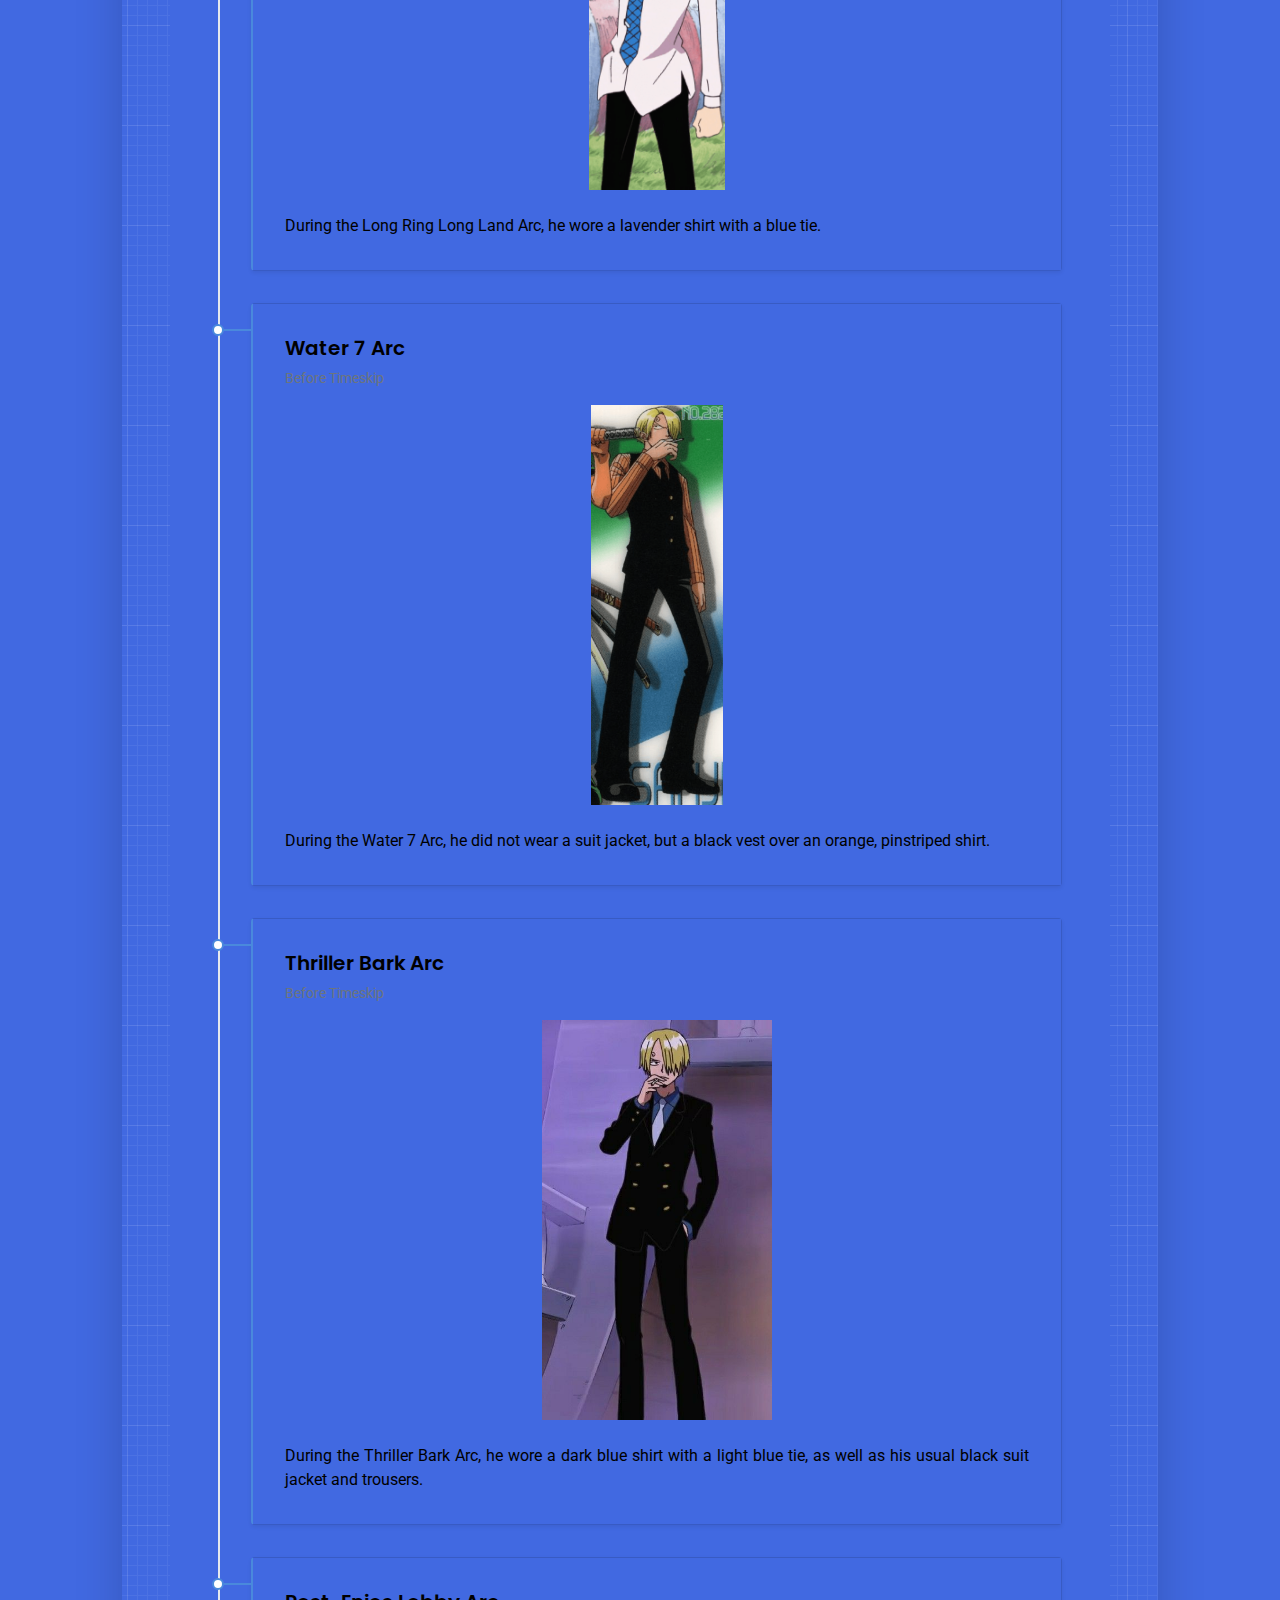
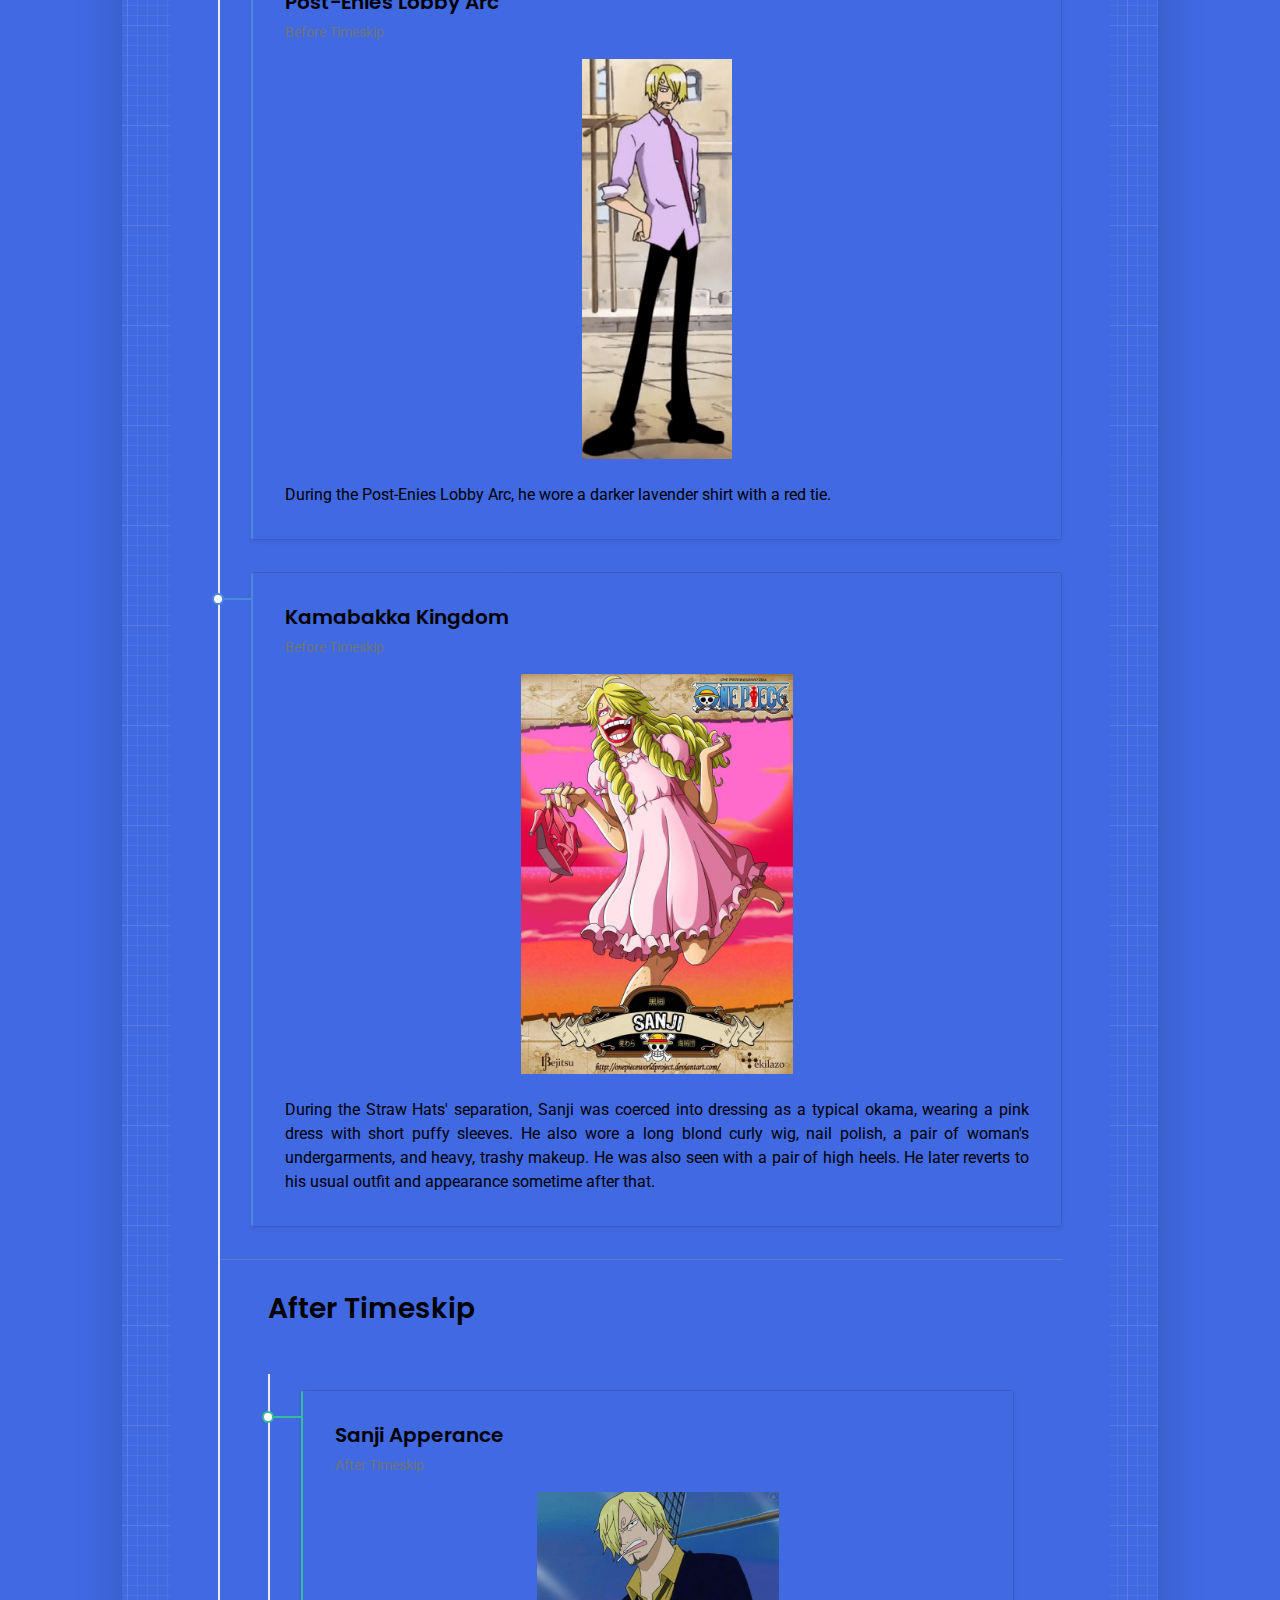
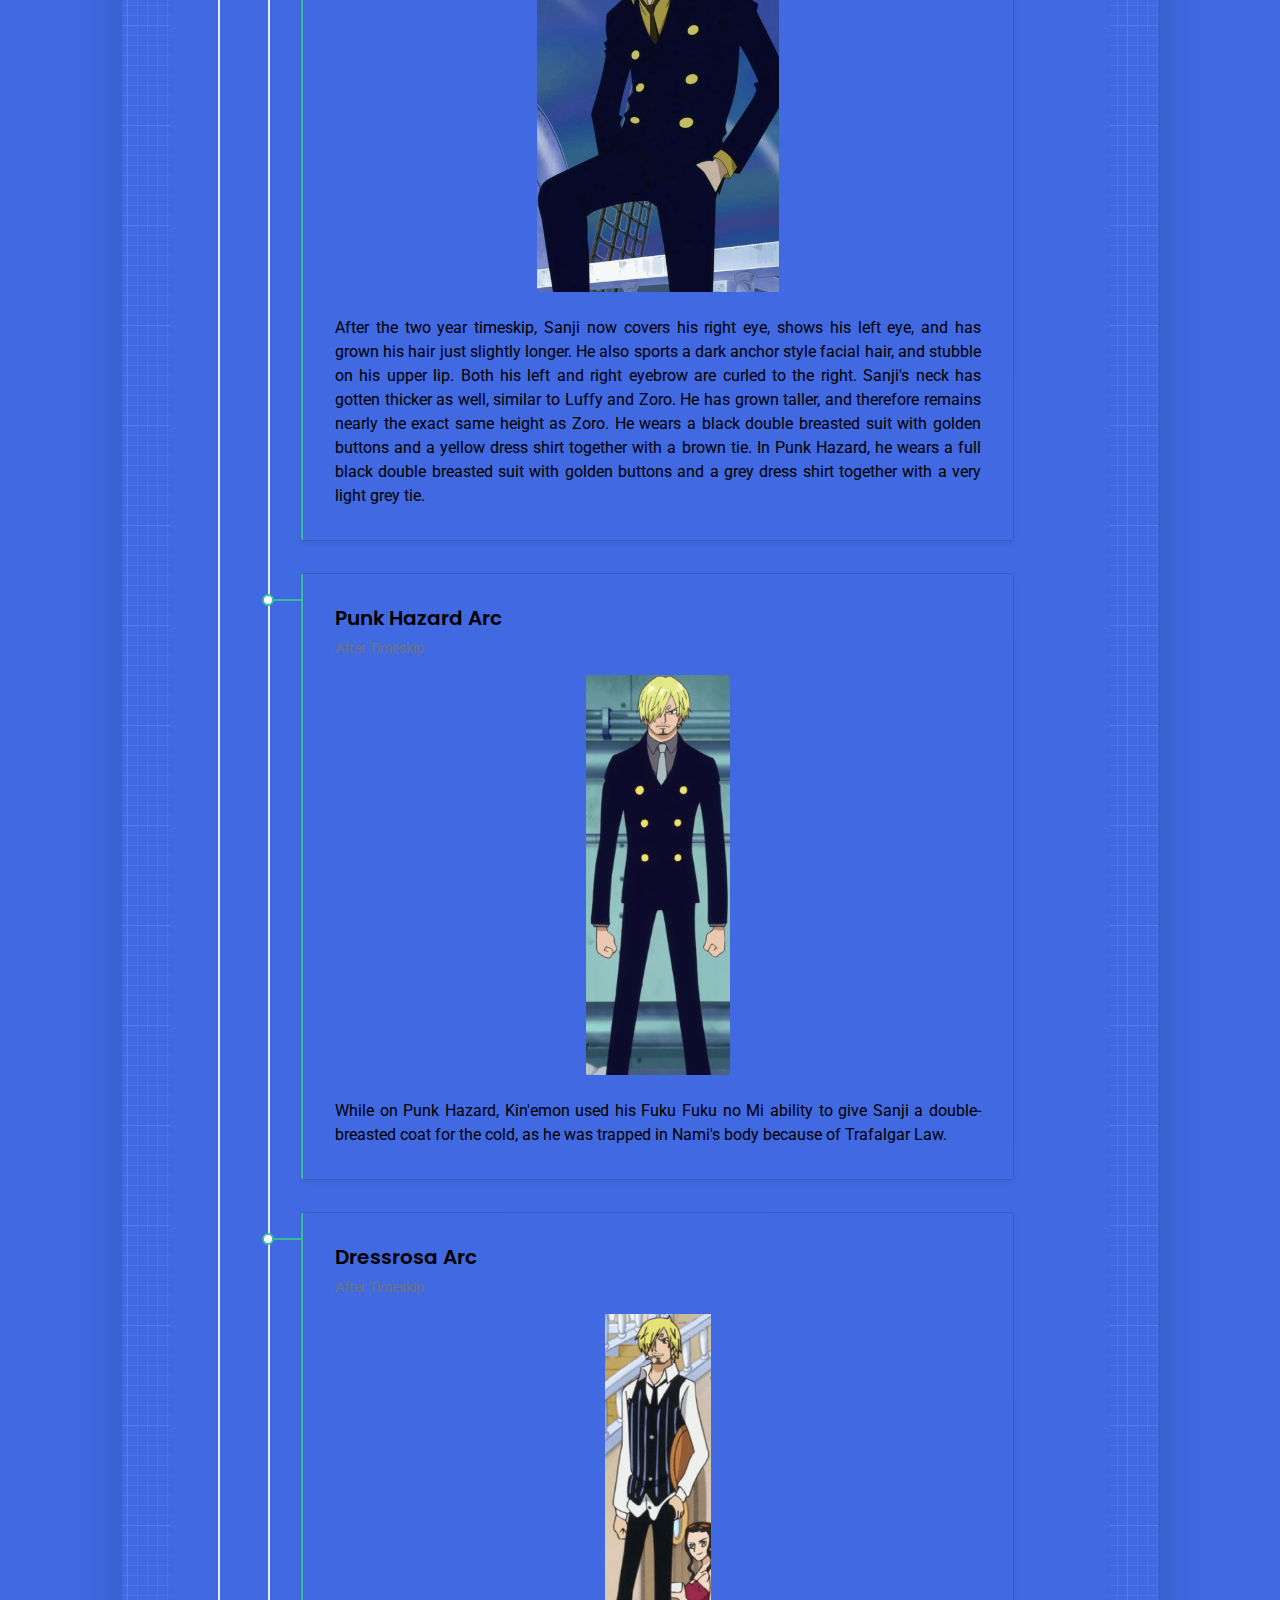
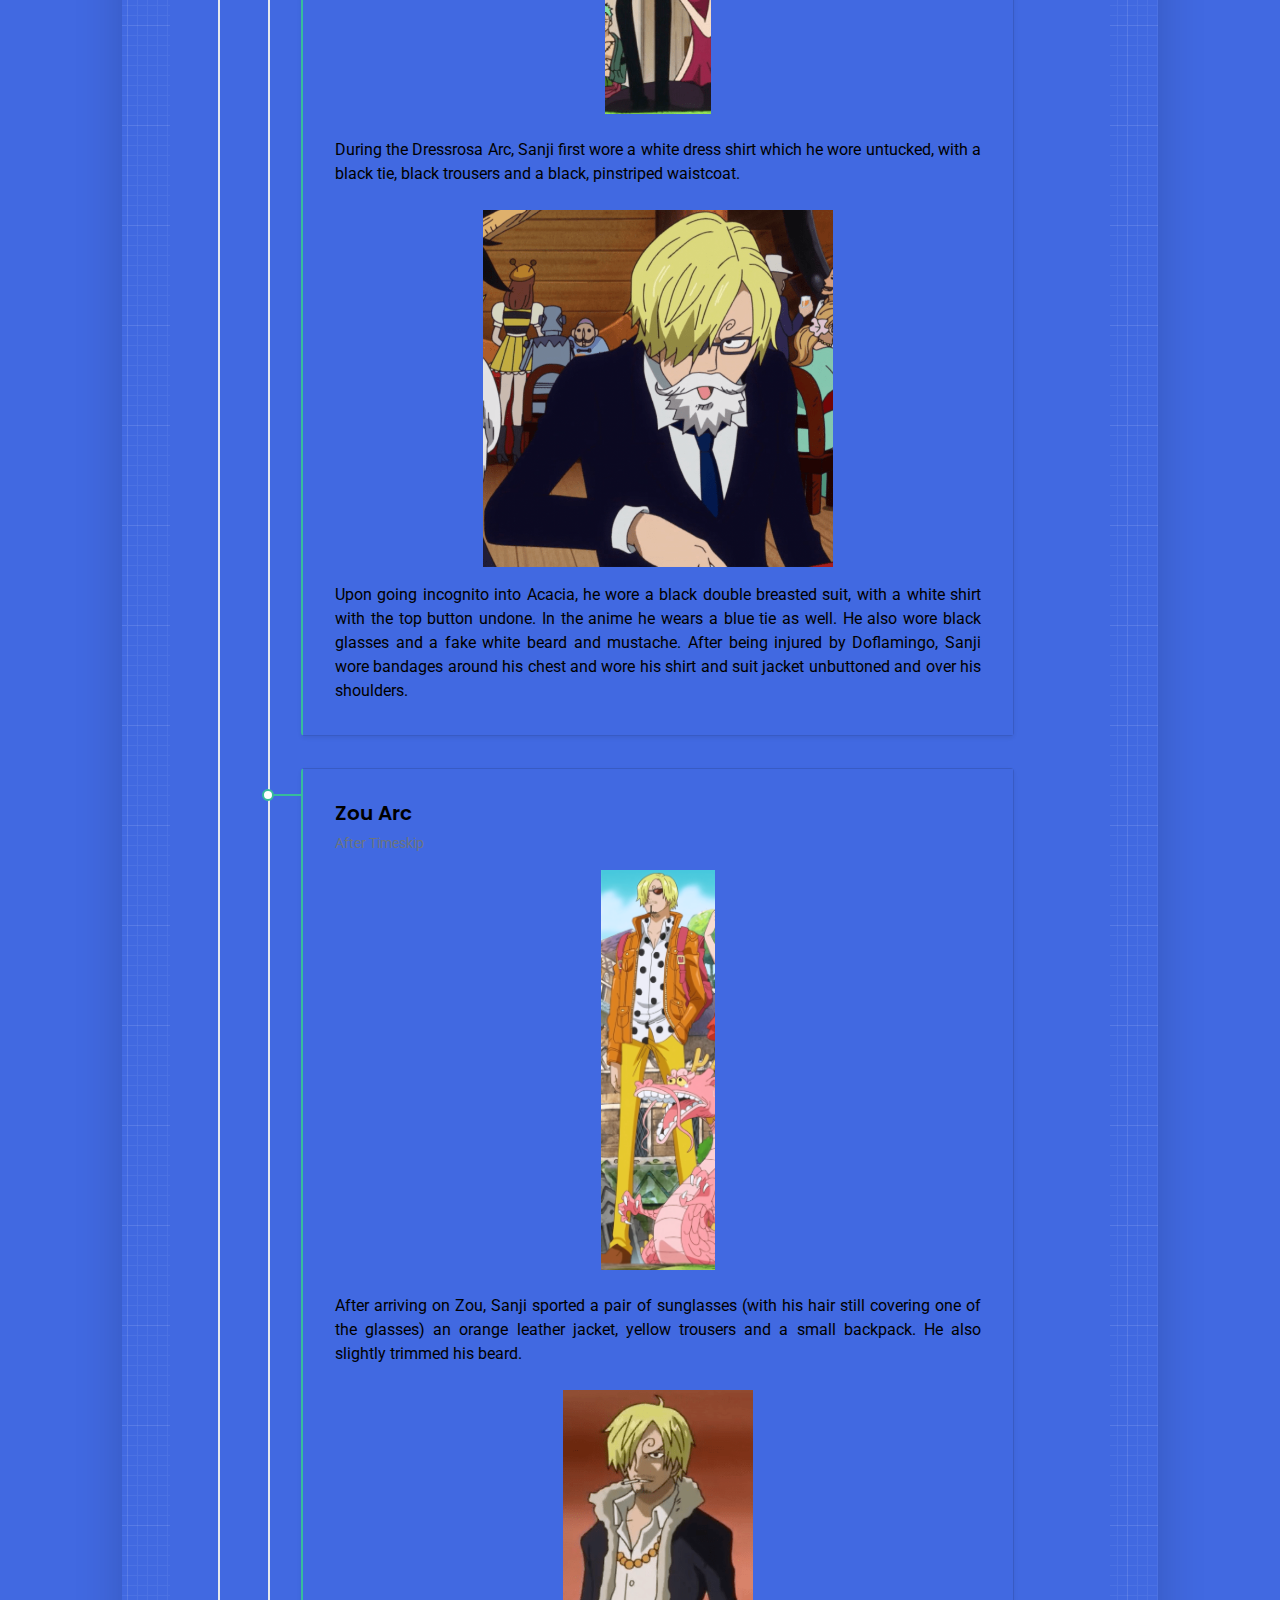
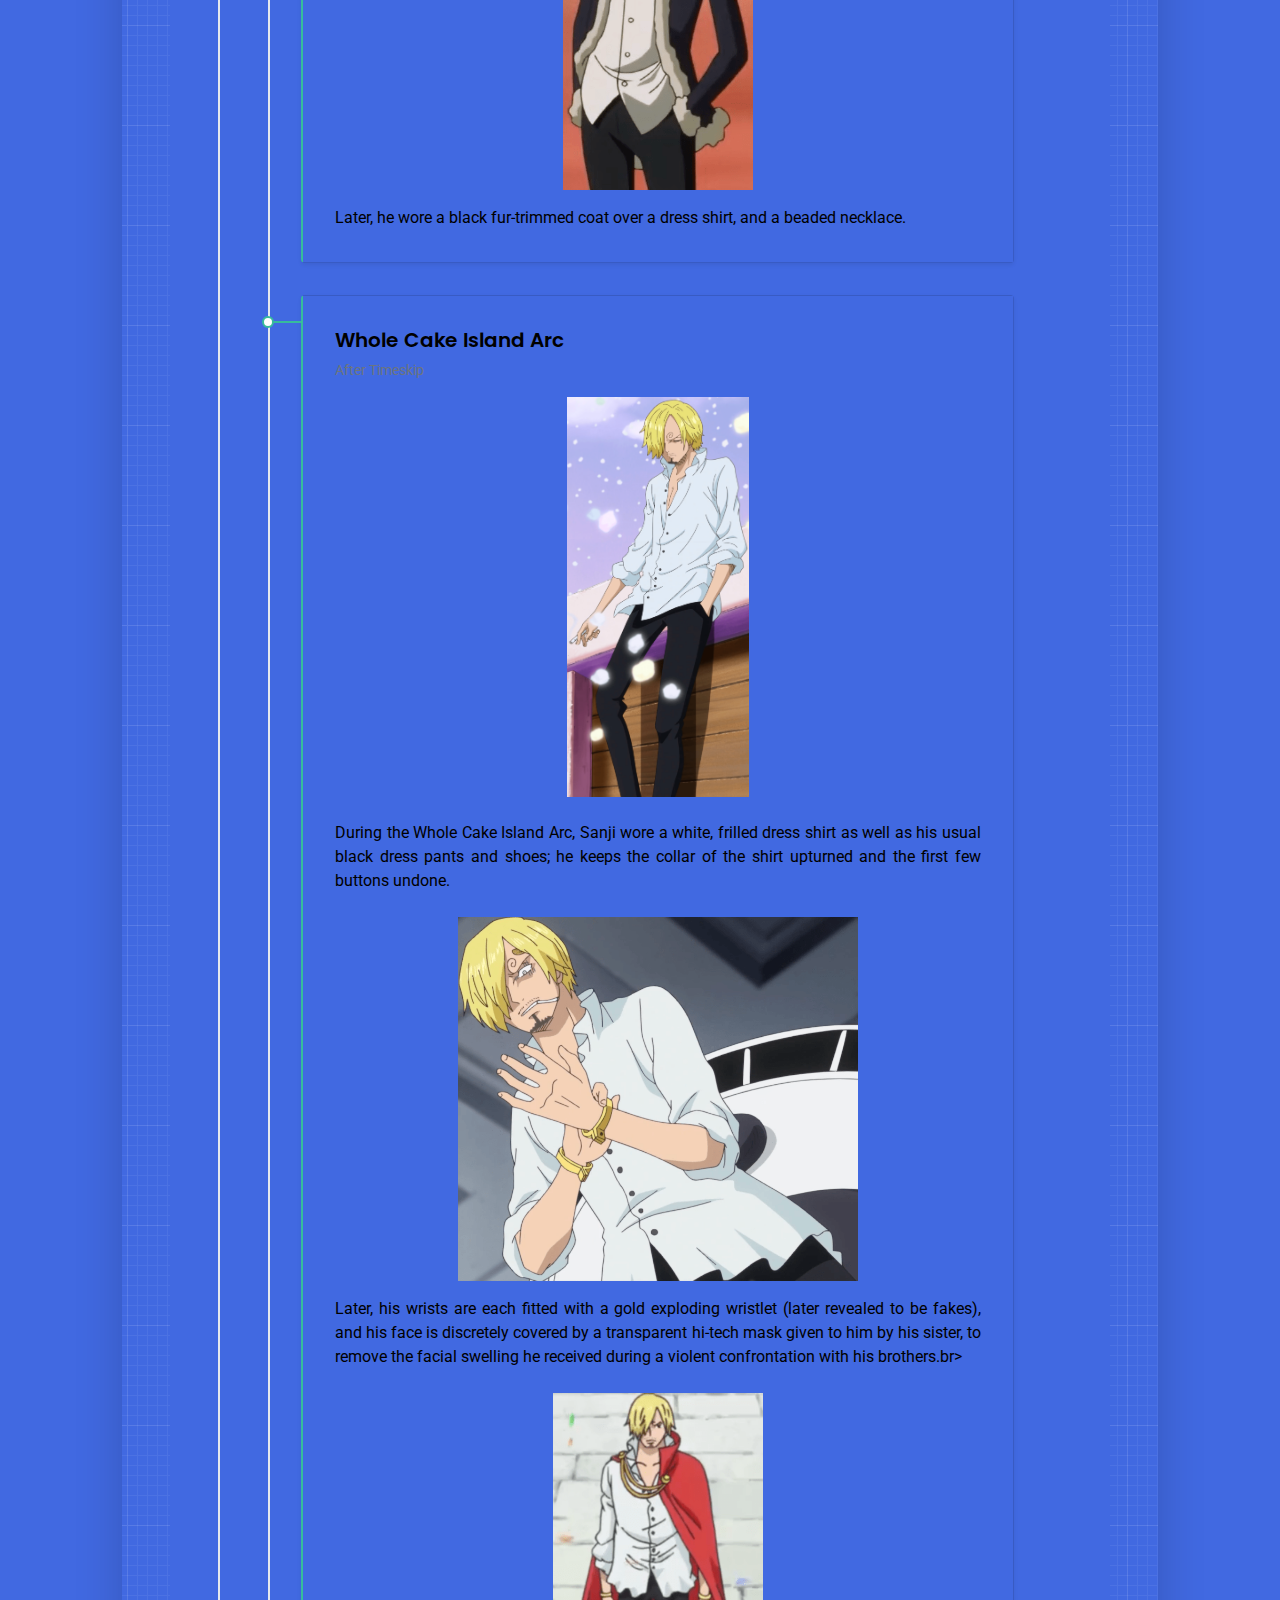
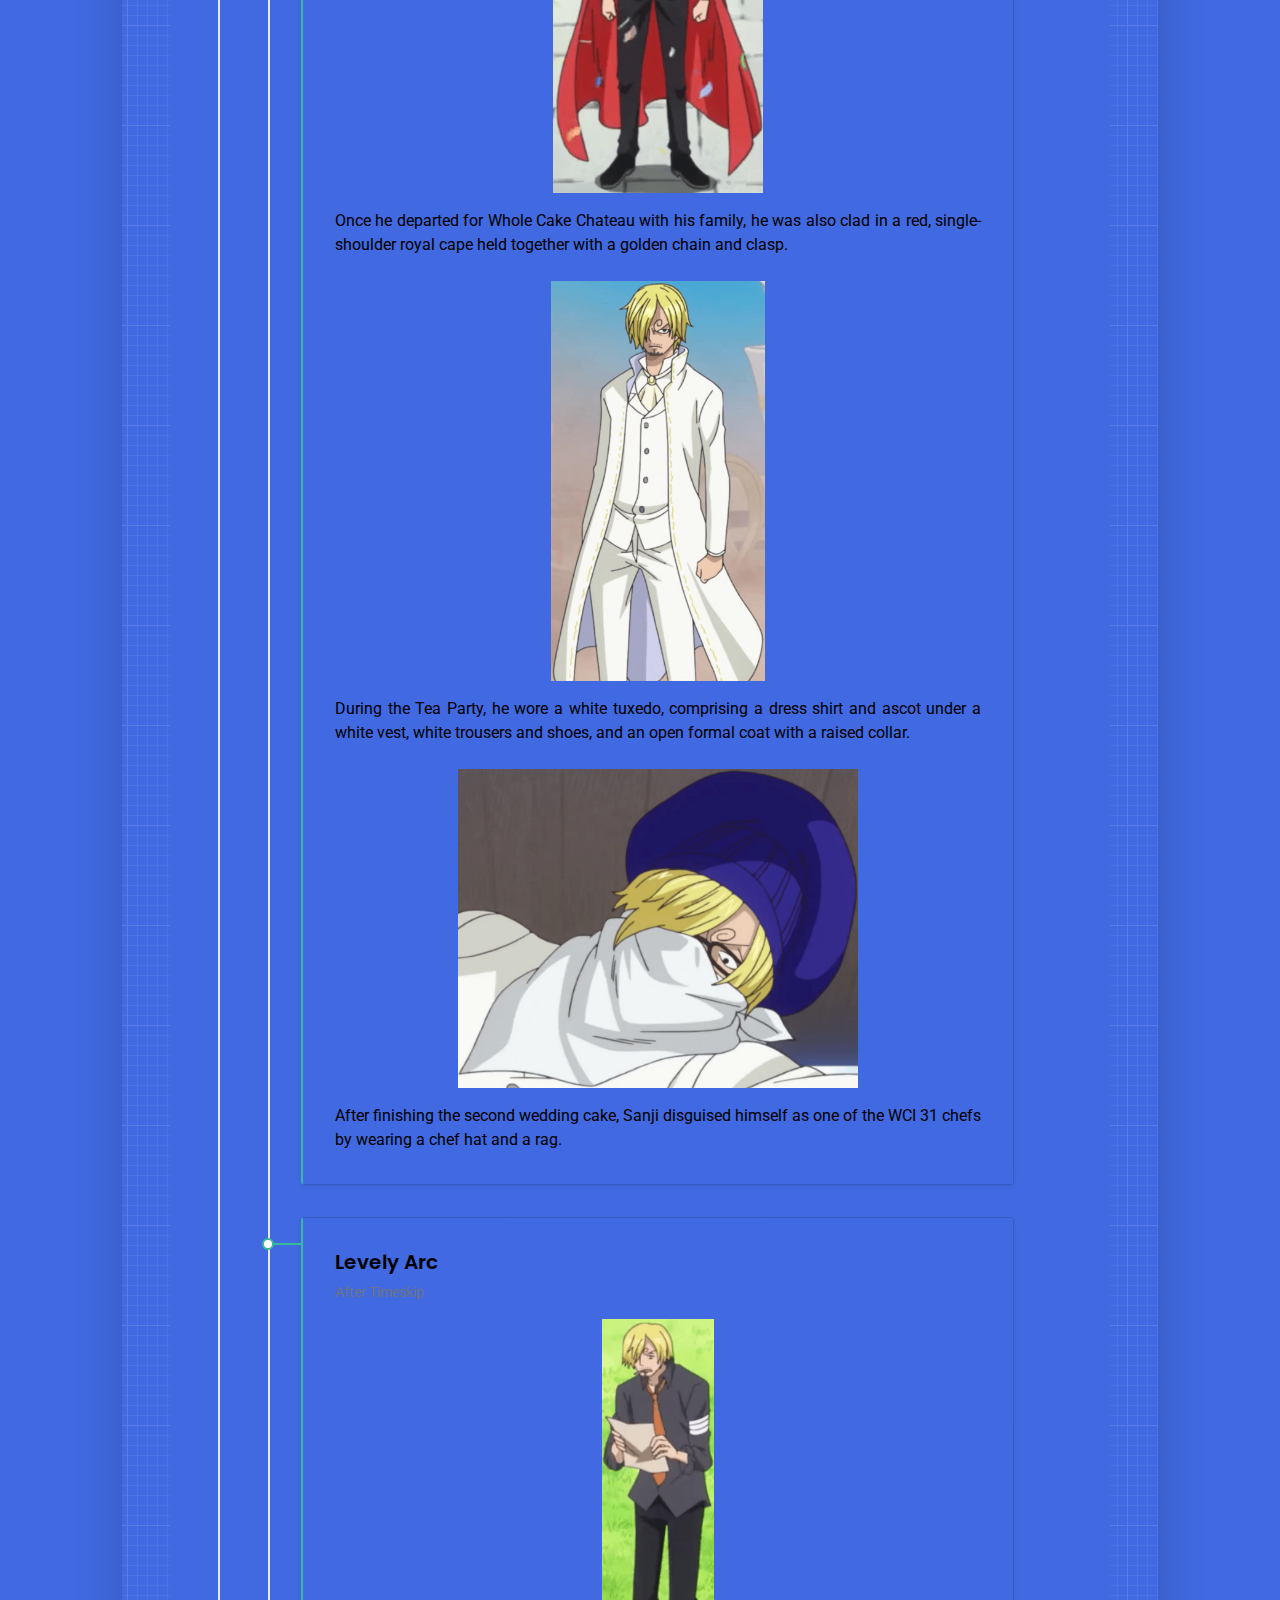
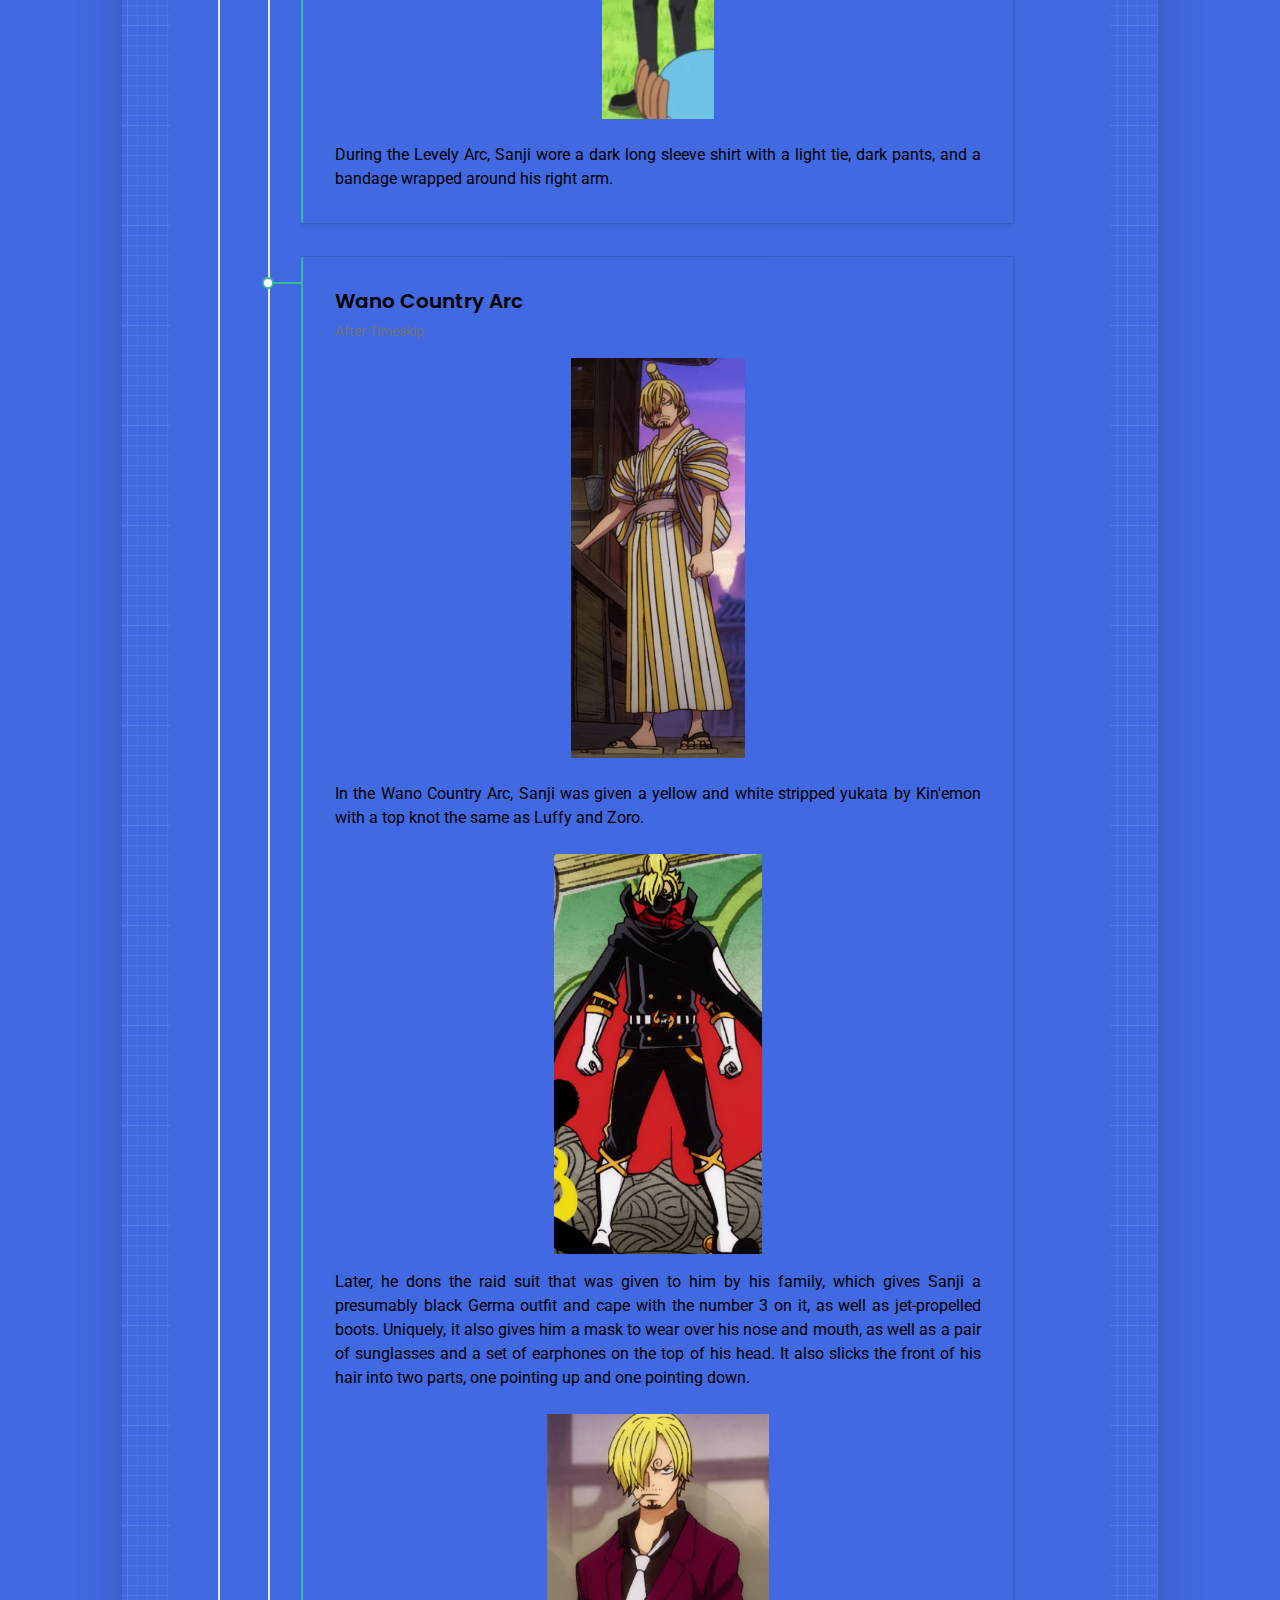
<file: Sanji/Sanji.html>
<!DOCTYPE html>
<html lang="en-US">
  <head>
    <meta charset="UTF-8">
    <meta http-equiv="X-UA-Compatible" content="IE=edge">
    <meta name="viewport" content="width=device-width, initial-scale=1">
    <title>"Black Leg" Sanji</title>
    <link rel="preconnect" href="https://fonts.gstatic.com" crossorigin="crossorigin"/>
    <link rel="preload" as="style" href="https://fonts.googleapis.com/css2?family=Poppins:wght@600&amp;family=Roboto:wght@300;400;500;700&amp;display=swap"/>
    <link rel="stylesheet" href="https://fonts.googleapis.com/css2?family=Poppins:wght@600&amp;family=Roboto:wght@300;400;500;700&amp;display=swap" media="print" onload="this.media='all'"/>
    <noscript>
      <link rel="stylesheet" href="https://fonts.googleapis.com/css2?family=Poppins:wght@600&amp;family=Roboto:wght@300;400;500;700&amp;display=swap"/>
    </noscript>
    <link href="css/font-awesome/css/all.min.css?ver=1.2.0" rel="stylesheet">
    <link href="css/bootstrap.min.css?ver=1.2.0" rel="stylesheet">
    <link href="css/aos.css?ver=1.2.0" rel="stylesheet">
    <link href="css/main.css?ver=1.2.0" rel="stylesheet">
    <noscript>
      <style type="text/css">
        [data-aos] {
            opacity: 1 !important;
            transform: translate(0) scale(1) !important;
        }
      </style>
    </noscript>
  </head>
  <body id="top">
    <header class="d-print-none">
      <div class="container text-center text-lg-left">
        <div class="py-3 clearfix">
          <h1 class="site-title mb-0">One Piece Characters</h1>
          <div class="dropdown">
  <button class="dropbtn">Other Characters</button>
  <div class="dropdown-content">
    <a href="../Luffy/Luffy.html">Luffy</a>
    <a href="../Zoro/Zoro.html">Zoro</a>
    <a href="../Nami/Nami.html">Nami</a>
    <a href="../Usopp/Usopp.html">Usopp</a>
    <a href="../Chopper/Chopper.html">Chopper</a>
    <a href="../Robin/Robin.html">Nico Robin</a>
    <a href="../Franky/Franky.html">Franky</a>
    <a href="../Brook/Brook.html">Brook</a>
    <a href="../Jinbe/Jinbe.html">Jinbe</a>
  </div>
</div>
          <div class="site-nav">
            <nav role="navigation">
              <ul class="nav justify-content-center">
                <li class="nav-item"><a class="nav-link" href="https://twitter.com/onepiecedaiiys/status/1483130125218689029?s=12" title="Twitter"><i class="fab fa-twitter"></i><span class="menu-title sr-only">Twitter</span></a>
                </li>
                <li class="nav-item"><a class="nav-link" href="https://www.facebook.com/groups/862581237836144/?ref=share" title="Facebook"><i class="fab fa-facebook"></i><span class="menu-title sr-only">Facebook</span></a>
                </li>
                <li class="nav-item"><a class="nav-link" href="https://msng.link/o/?topijeramii=ig" title="Instagram"><i class="fab fa-instagram"></i><span class="menu-title sr-only">Instagram</span></a>
                </li>
              </ul>
            </nav>
          </div>
        </div>
      </div>
    </header>
    <div class="page-content">
      <div class="container">
<div class="cover shadow-lg bg-white">
  <div class="cover-bg p-3 p-lg-4 text-green">
    <div class="row">
      <div class="col-lg-4 col-md-5">
        <div id="Sanji" class="avatar hover-effect"><img src="images/Sanji.png" width="300" /></div>
      </div>
      <div class="col-lg-8 col-md-7 text-center text-md-start">
        <h2 class="h1 mt-2" data-aos="fade-left" data-aos-delay="0">Vinsmoke Sanji</h2>
        <p data-aos="fade-left" data-aos-delay="100">Chef of The Straw Hat Pirates</p>
      </div>
    </div>
  <div align="justify" class="about-section pt-4 px-3 px-lg-4 mt-1">
    <div class="row">
      <div class="col-md-6">
        <h2 class="h3 mb-3">ABOUT</h2>
        <p>"Black Leg" Sanji, born as Vinsmoke Sanji, is the cook of the Straw Hat Pirates. He is the fifth member of the crew and the fourth to join, doing so at the end of the Baratie Arc.
        </p>
        <p>
        Born as the third son and fourth child of the Vinsmoke Family (thus making him a former prince of the Germa Kingdom), he disowned his family twice, once in his youth and again after reuniting with them as an adult. After fleeing the Vinsmokes as a child, he eventually entered the care of Zeff as the sous chef of the Baratie, where he would remain until he met Monkey D. Luffy, who convinced him to join his crew.
        </p>
        <p>
        His dream is to find the rumored chef's paradise, All Blue, which is where East Blue, West Blue, North Blue, and South Blue meet, along with their wildlife. He is one of the top three fighters of the Straw Hats, alongside Luffy and Zoro.  
        </p>
      </div>
      <div class="col-md-5 offset-md-1">
        <div class="row mt-2">
          <div class="col-sm-4">
            <div class="pb-1">Age</div>
          </div>
          <div class="col-sm-8">
            <div style="color: white;">21</div>
          </div>
          <div class="col-sm-4">
            <div class="pb-1">Date of Birth</div>
          </div>
          <div class="col-sm-8">
            <div style="color: white;">March 2<sup>nd</sup></div>
          </div>
          <div class="col-sm-4">
            <div class="pb-1">Height</div>
          </div>
          <div class="col-sm-8">
            <div style="color: white;">180 cm</div>
          </div>
          <div class="col-sm-4">
            <div class="pb-1">Origin</div>
          </div>
          <div class="col-sm-8">
            <div style="color: white;">North Blue</div>
          </div>
          <div class="col-sm-4">
            <div class="pb-1">Nickname</div>
          </div>
          <div class="col-sm-8">
            <div style="color: white;">"Black Leg" Sanji</div>
          </div>
          <div class="col-sm-4">
            <div class="pb-1">Bounty</div>
          </div>
          <div class="col-sm-8">
            <div style="color: white;"><img src="images/Belly.png" style="width: 20px;">330,000,000.</div>
          </div>
        </div>
      </div>
    </div>
  </div>
  <hr class="d-print-none"/>
  <div class="skills-section px-3 px-lg-4">
    <h2 class="h3 mb-3">Skill & Ability</h2>
    <div class="row">
      <div class="col-md-6">
        <div class="mb-2"><span> Black Leg Style</span>
          <div class="progress my-1">
            <div class="progress-bar bg-primary" role="progressbar" data-aos="zoom-in-right" data-aos-delay="100" data-aos-anchor=".skills-section" style="width: 90%" aria-valuenow="90" aria-valuemin="0" aria-valuemax="100"></div>
          </div>
        </div>
        <div class="mb-2"><span>Kenbunshoku Haki & Busoshoku Haki</span>
          <div class="progress my-1">
            <div class="progress-bar bg-primary" role="progressbar" data-aos="zoom-in-right" data-aos-delay="200" data-aos-anchor=".skills-section" style="width: 90%" aria-valuenow="85" aria-valuemin="0" aria-valuemax="100"></div>
          </div>
        </div>
        <div class="mb-2"><span>Great Endurance</span>
          <div class="progress my-1">
            <div class="progress-bar bg-primary" role="progressbar" data-aos="zoom-in-right" data-aos-delay="300" data-aos-anchor=".skills-section" style="width: 75%" aria-valuenow="75" aria-valuemin="0" aria-valuemax="100"></div>
          </div>
        </div>
        <div class="mb-2"><span>Great Physical Strength</span>
          <div class="progress my-1">
            <div class="progress-bar bg-primary" role="progressbar" data-aos="zoom-in-right" data-aos-delay="300" data-aos-anchor=".skills-section" style="width: 75%" aria-valuenow="75" aria-valuemin="0" aria-valuemax="100"></div>
          </div>
        </div>
      </div>
      <div class="col-md-6">
        <div class="mb-2"><span>Advanced Culinary Skills</span>
          <div class="progress my-1">
            <div class="progress-bar bg-success" role="progressbar" data-aos="zoom-in-right" data-aos-delay="400" data-aos-anchor=".skills-section" style="width: 80%" aria-valuenow="90" aria-valuemin="0" aria-valuemax="100"></div>
          </div>
        </div>
        <div class="mb-2"><span>Martial Artist</span>
          <div class="progress my-1">
            <div class="progress-bar bg-success" role="progressbar" data-aos="zoom-in-right" data-aos-delay="500" data-aos-anchor=".skills-section" style="width: 85%" aria-valuenow="85" aria-valuemin="0" aria-valuemax="100"></div>
          </div>
        </div>
        <div class="mb-2"><span>Tactical Wit</span>
          <div class="progress my-1">
            <div class="progress-bar bg-success" role="progressbar" data-aos="zoom-in-right" data-aos-delay="600" data-aos-anchor=".skills-section" style="width: 75%" aria-valuenow="75" aria-valuemin="0" aria-valuemax="100"></div>
          </div>
        </div>
        <div class="mb-2"><span>Stealth</span>
          <div class="progress my-1">
            <div class="progress-bar bg-success" role="progressbar" data-aos="zoom-in-right" data-aos-delay="600" data-aos-anchor=".skills-section" style="width: 75%" aria-valuenow="75" aria-valuemin="0" aria-valuemax="100"></div>
          </div>
        </div>
        
      </div>
    </div>
  </div>
  <hr class="d-print-none"/>
  <div align="justify" class="work-experience-section px-3 px-lg-4">
    <h1 class="h1 mb-4">Timeline</h1>
    <div class="timeline">
      <div class="timeline-card timeline-card-primary card shadow-sm">
        <div class="card-body">
          <div class="h5 mb-1">Sanji Appearance</span></div>
           <div align="center"><img src="images/Arc/Sanji Before Timeskip.png"></div> <br>
          <div>Sanji is a slim, yet muscular, long-legged man with blond hair which he keeps brushed over one side of his face. Before the timeskip, this was the left side. After the two year timeskip, he switched his hairstyle so that it covers the right side. It also appears that Sanji's hair is less straight and scruffier after the timeskip.
          <br><br>
          Among Sanji's physical traits are his distinctive eyebrows. Both form a spiral but at different ends. His right eyebrow forms a spiral at the outer end, while his left eyebrow forms a spiral at the inner end. However, his eyebrows curled in the opposite direction from his siblings, which curls in a counterclockwise direction (i.e to left side). Sanji's eyebrows curled in a clockwise direction (i.e to right side). As his dormant genetic modifications awakened, Sanji's eyebrows switched to curling in the same direction as his siblings' (i.e to the left side).
          <br><br>
          While Sanji's eyes usually seem black, he was depicted with grey-blue eyes in the anime at the beginning of Thriller Bark Arc. This is shown again during the Punk Hazard Arc, when Trafalgar Law switched Sanji into Nami's body, and her usual brown eyes became grey-blue in color.
          <br><br>
          Sanji almost always wears a black, double-breasted suit with golden buttons and a tie together with a long-sleeved buttoned shirt of varying colors, usually orange, blue, turquoise, or black, with or without pinstripes. His outfit changes on a more frequent basis than most of the crew.
          <br><br>
          As a child, Sanji wore a yellow shirt with the number "3" on it, white pants, brown boots, and a light yellow bandana around his neck. His hair was styled in the opposite manner as it is in the present.
          </div>
        </div>
      </div>
      <div class="timeline-card timeline-card-primary card shadow-sm">
        <div class="card-body">
          <div class="h5 mb-1">Drum Island Arc</div>
          <div class="text-muted text-small mb-2">Before Timeskip</div>
           <div align="center"><img src="images/Arc/Sanji Drum Island.png" height="400"></div> <br>
          <div>During the Drum Island Arc, he wore a brown coat with furry outlining.</div>
        </div>
      </div>
     <div class="timeline-card timeline-card-primary card shadow-sm">
        <div class="card-body">
          <div class="h5 mb-1">Arabasta Arc</div>
          <div class="text-muted text-small mb-2">Before Timeskip</div>
          <div align="center"><img src="images/Arc/Sanji Arabasta.png" height="400"></div> <br>
          <div>During the Arabasta Arc, he wore blue jacket-like attire suited for the desert in addition to orange sunglasses.</div>
        </div>
  </div>
  <div class="timeline-card timeline-card-primary card shadow-sm">
        <div class="card-body">
          <div class="h5 mb-1">Skypiea Arc</div>
          <div class="text-muted text-small mb-2">Before Timeskip</div>
          <div align="center"><img src="images/Arc/Sanji Skypiea.png" height="400"></div> <br>
          <div>During the Skypiea Arc, he wore a pink dotted shirt with black knee-length pants.</div>
        </div>
      </div>
      <div class="timeline-card timeline-card-primary card shadow-sm">
        <div class="card-body">
          <div class="h5 mb-1">Long Ring Long Land Arc</div>
          <div class="text-muted text-small mb-2">Before Timeskip</div>
          <div align="center"><img src="images/Arc/Sanji Long Ring Long Land.png" height="400"></div> <br>
          <div>During the Long Ring Long Land Arc, he wore a lavender shirt with a blue tie.</div>
        </div>
      </div>
      <div class="timeline-card timeline-card-primary card shadow-sm">
        <div class="card-body">
          <div class="h5 mb-1">Water 7 Arc</div>
          <div class="text-muted text-small mb-2">Before Timeskip</div>
          <div align="center"><img src="images/Arc/Sanji Water 7.png" height="400"></div> <br>
          <div> During the Water 7 Arc, he did not wear a suit jacket, but a black vest over an orange, pinstriped shirt.</div>
        </div>
      </div>
      <div class="timeline-card timeline-card-primary card shadow-sm">
        <div class="card-body">
          <div class="h5 mb-1">Thriller Bark Arc</div>
          <div class="text-muted text-small mb-2">Before Timeskip</div>
          <div align="center"><img src="images/Arc/Sanji Thriller Bark.jpg" height="400"></div> <br>
          <div>During the Thriller Bark Arc, he wore a dark blue shirt with a light blue tie, as well as his usual black suit jacket and trousers.</div>
        </div>
      </div>
      <div class="timeline-card timeline-card-primary card shadow-sm">
        <div class="card-body">
          <div class="h5 mb-1">Post-Enies Lobby Arc</div>
          <div class="text-muted text-small mb-2">Before Timeskip</div>
          <div align="center"><img src="images/Arc/Sanji Post Enies Lobby.png" height="400"></div> <br>
          <div>During the Post-Enies Lobby Arc, he wore a darker lavender shirt with a red tie.</div>
        </div>
      </div>
        <div class="timeline-card timeline-card-primary card shadow-sm">
        <div class="card-body">
          <div class="h5 mb-1"> Kamabakka Kingdom</div>
          <div class="text-muted text-small mb-2">Before Timeskip</div>
          <div align="center"><img src="images/Arc/Sanji as okama.jpg" height="400"></div> <br>
          <div>During the Straw Hats' separation, Sanji was coerced into dressing as a typical okama, wearing a pink dress with short puffy sleeves. He also wore a long blond curly wig, nail polish, a pair of woman's undergarments, and heavy, trashy makeup. He was also seen with a pair of high heels. He later reverts to his usual outfit and appearance sometime after that.</div>
        </div>
      </div>
  <hr class="d-print-none"/>
  <div class="page-break"></div>
  <div class="education-section px-3 px-lg-4 pb-4">
    <h2 class="h3 mb-4">After Timeskip</h2>
    <div class="timeline">
      <div class="timeline-card timeline-card-success card shadow-sm">
        <div class="card-body">
          <div class="h5 mb-1">Sanji Apperance</div>
          <div class="text-muted text-small mb-2">After Timeskip</div>
          <div align="center"><img src="images/Arc/Sanji After Timeskip.png" height="400"></div> <br>
          <div>After the two year timeskip, Sanji now covers his right eye, shows his left eye, and has grown his hair just slightly longer. He also sports a dark anchor style facial hair, and stubble on his upper lip. Both his left and right eyebrow are curled to the right. Sanji's neck has gotten thicker as well, similar to Luffy and Zoro. He has grown taller, and therefore remains nearly the exact same height as Zoro. He wears a black double breasted suit with golden buttons and a yellow dress shirt together with a brown tie. In Punk Hazard, he wears a full black double breasted suit with golden buttons and a grey dress shirt together with a very light grey tie.
          </div>
        </div>
      </div>
      <div class="timeline-card timeline-card-success card shadow-sm">
        <div class="card-body">
          <div class="h5 mb-1">Punk Hazard Arc</div>
          <div class="text-muted text-small mb-2">After Timeskip</div>
          <div align="center"><img src="images/Arc/Sanji Punk Hazard.png" height="400"></div> <br>
          <div>While on Punk Hazard, Kin'emon used his Fuku Fuku no Mi ability to give Sanji a double-breasted coat for the cold, as he was trapped in Nami's body because of Trafalgar Law.</div>
        </div>
      </div>
      <div class="timeline-card timeline-card-success card shadow-sm">
        <div class="card-body">
          <div class="h5 mb-1">Dressrosa Arc</div>
          <div class="text-muted text-small mb-2">After Timeskip</div>
          <div align="center"><img src="images/Arc/Sanji Dressrosa.png" height="400"></div> <br>
          <div>During the Dressrosa Arc, Sanji first wore a white dress shirt which he wore untucked, with a black tie, black trousers and a black, pinstriped waistcoat. <br><br>
          <p align="center"><img src="images/Arc/Sanji Dressrosa 2.png" width="350"></p>
          Upon going incognito into Acacia, he wore a black double breasted suit, with a white shirt with the top button undone. In the anime he wears a blue tie as well. He also wore black glasses and a fake white beard and mustache. After being injured by Doflamingo, Sanji wore bandages around his chest and wore his shirt and suit jacket unbuttoned and over his shoulders.</div>
        </div>
      </div>
       <div class="timeline-card timeline-card-success card shadow-sm">
        <div class="card-body">
          <div class="h5 mb-1">Zou Arc</div>
          <div class="text-muted text-small mb-2">After Timeskip</div>
          <div align="center"><img src="images/Arc/Sanji Zou.png" height="400"></div> <br>
          <div>After arriving on Zou, Sanji sported a pair of sunglasses (with his hair still covering one of the glasses) an orange leather jacket, yellow trousers and a small backpack. He also slightly trimmed his beard.<br><br> 
          <p align="center"><img src="images/Arc/Sanji Zou 2.png" height="400"></p>
          Later, he wore a black fur-trimmed coat over a dress shirt, and a beaded necklace.</div>
        </div>
      </div>
      <div class="timeline-card timeline-card-success card shadow-sm">
        <div class="card-body">
          <div class="h5 mb-1">Whole Cake Island Arc</div>
          <div class="text-muted text-small mb-2">After Timeskip</div>
          <div align="center"><img src="images/Arc/Sanji Whole Cake Island.png" height="400"></div> <br>
          <div>During the Whole Cake Island Arc, Sanji wore a white, frilled dress shirt as well as his usual black dress pants and shoes; he keeps the collar of the shirt upturned and the first few buttons undone.<br><br> 
          <p align="center"><img src="images/Arc/Sanji Whole Cake Island 2.png" width="400"></p> 
          Later, his wrists are each fitted with a gold exploding wristlet (later revealed to be fakes), and his face is discretely covered by a transparent hi-tech mask given to him by his sister, to remove the facial swelling he received during a violent confrontation with his brothers.br><br><br>
          <p align="center"><img src="images/Arc/Sanji Whole Cake Island 3.png" height="400"></p>  
          Once he departed for Whole Cake Chateau with his family, he was also clad in a red, single-shoulder royal cape held together with a golden chain and clasp.<br><br> 
          <p align="center"><img src="images/Arc/Sanji Whole Cake Island 4.png" height="400"></p>  
          During the Tea Party, he wore a white tuxedo, comprising a dress shirt and ascot under a white vest, white trousers and shoes, and an open formal coat with a raised collar.<br><br> 
          <p align="center"><img src="images/Arc/Sanji Whole Cake Island 5.png" width="400"></p>  
          After finishing the second wedding cake, Sanji disguised himself as one of the WCI 31 chefs by wearing a chef hat and a rag.</div>
        </div>
      </div>
      <div class="timeline-card timeline-card-success card shadow-sm">
        <div class="card-body">
          <div class="h5 mb-1">Levely Arc</div>
          <div class="text-muted text-small mb-2">After Timeskip</div>
          <div align="center"><img src="images/Arc/Sanji Levely.png" height="400"></div> <br>
          <div>During the Levely Arc, Sanji wore a dark long sleeve shirt with a light tie, dark pants, and a bandage wrapped around his right arm.</div>
        </div>
      </div>
      <div class="timeline-card timeline-card-success card shadow-sm">
        <div class="card-body">
          <div class="h5 mb-1">Wano Country Arc</div>
          <div class="text-muted text-small mb-2">After Timeskip</div>
          <div align="center"><img src="images/Arc/Sanji Wano.png" height="400"></div> <br>
          <div> In the Wano Country Arc, Sanji was given a yellow and white stripped yukata by Kin'emon with a top knot the same as Luffy and Zoro.<br><br> 
          <p align="center"><img src="images/Arc/Sanji Wano 2.png" height="400"></p>   
          Later, he dons the raid suit that was given to him by his family, which gives Sanji a presumably black Germa outfit and cape with the number 3 on it, as well as jet-propelled boots. Uniquely, it also gives him a mask to wear over his nose and mouth, as well as a pair of sunglasses and a set of earphones on the top of his head. It also slicks the front of his hair into two parts, one pointing up and one pointing down.<br><br> 
          <p align="center"><img src="images/Arc/Sanji Wano 3.png" height="400"></p>    
          During the raid on Onigashima, Sanji wore a red suit, black shirt, and red tie before briefly changing into a Beasts Pirates attire with the help of Kin'emon's Devil Fruit power.
          </div>
        </div>
      </div>
      </div>
    </div>
  </div>
      <div class="col d-none d-print-block">
        <div class="mt-2">
          <div>
            <div class="mb-2">
              <div class="text-dark"><i class="fab fa-twitter mr-1"></i><span>https://twitter.com/templateflip</span>
              </div>
            </div>
            <div class="mb-2">
              <div class="text-dark"><i class="fab fa-facebook mr-1"></i><span>https://www.facebook.com/templateflip</span>
              </div>
            </div>
            <div class="mb-2">
              <div class="text-dark"><i class="fab fa-instagram mr-1"></i><span>https://www.instagram.com/templateflip</span>
              </div>
            </div>
            </div>
          </div>
        </div>
      </div>
    </div>
  </div>
    <footer class="pt-4 pb-4 text-muted text-center d-print-none">
      <div class="container">
        <div class="my-3">
          <div class="h4">Topi Jerami</div>
          <div class="footer-nav">
            <nav role="navigation">
              <ul class="nav justify-content-center">
                <li class="nav-item"><a class="nav-link" href="https://twitter.com/onepiecedaiiys/status/1483130125218689029?s=12" title="Twitter"><i class="fab fa-twitter"></i><span class="menu-title sr-only">Twitter</span></a>
                </li>
                <li class="nav-item"><a class="nav-link" href="https://www.facebook.com/groups/862581237836144/?ref=share" title="Facebook"><i class="fab fa-facebook"></i><span class="menu-title sr-only">Facebook</span></a>
                </li>
                <li class="nav-item"><a class="nav-link" href="https://msng.link/o/?topijeramii=ig" title="Instagram"><i class="fab fa-instagram"></i><span class="menu-title sr-only">Instagram</span></a>
                </li>
              </ul>
            </nav>
          </div>
        </div>
        <div class="text-small">
          <div class="mb-1">&copy; Topi Jerami. All rights reserved.</div>
          <div>Design - <a href="https://www.facebook.com/ashraf.rosli.71/" target="_blank">Ashraf Rosli</a></div>
        </div>
      </div>
    </footer>
    <script src="scripts/bootstrap.bundle.min.js?ver=1.2.0"></script>
    <script src="scripts/aos.js?ver=1.2.0"></script>
    <script src="scripts/main.js?ver=1.2.0"></script>
  </body>
</html>
</file>
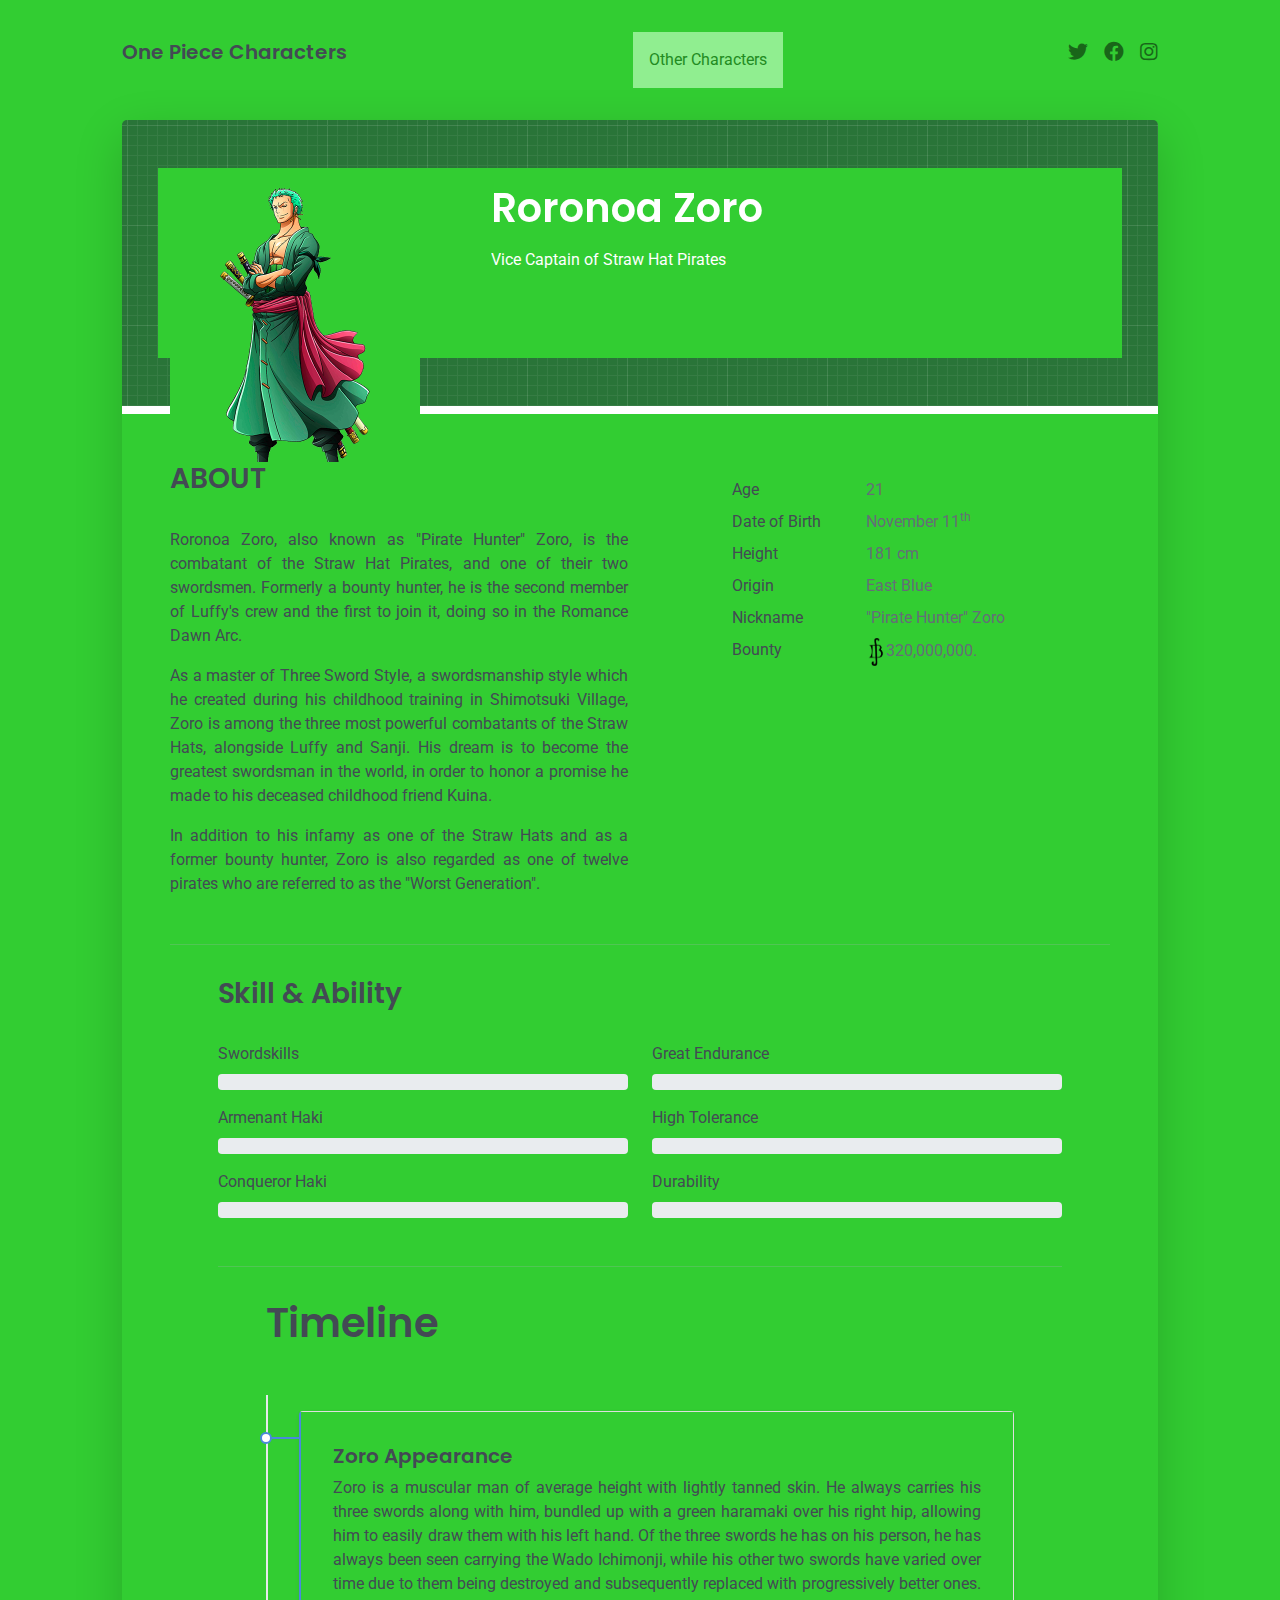
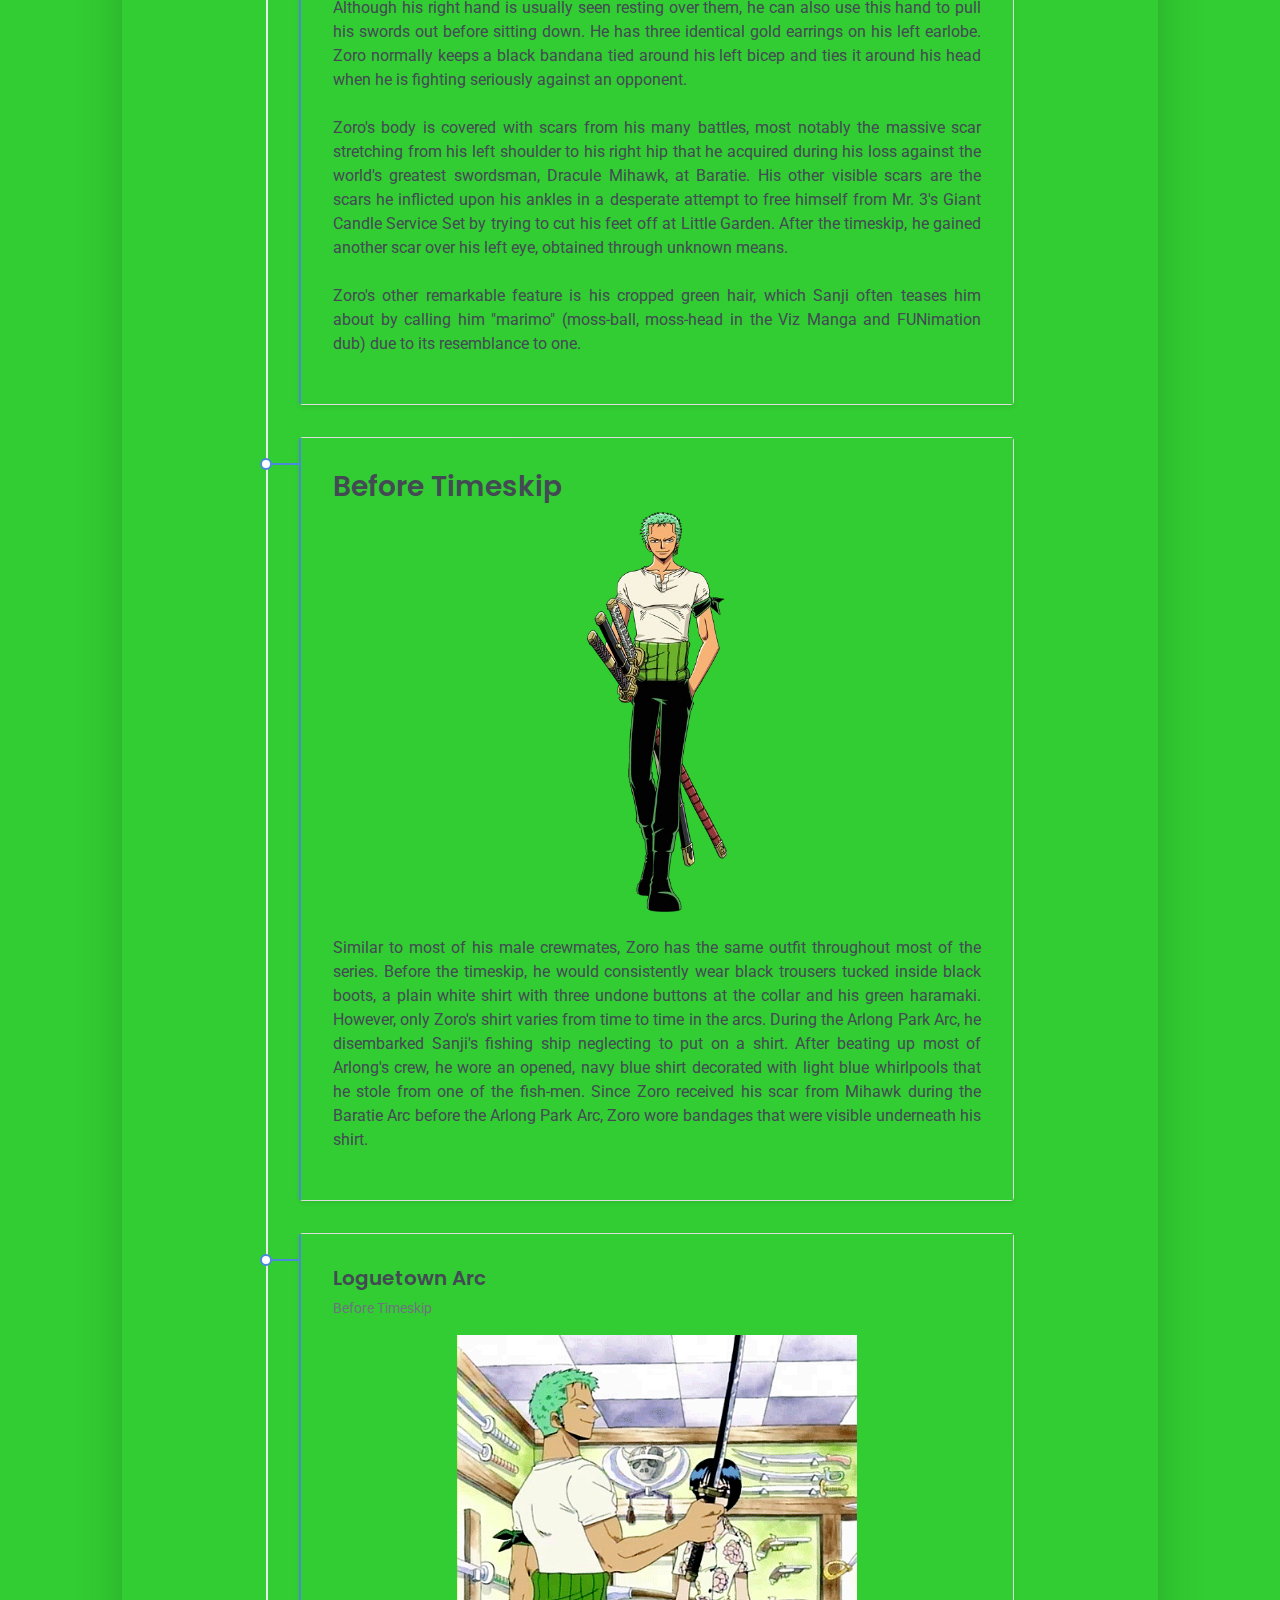
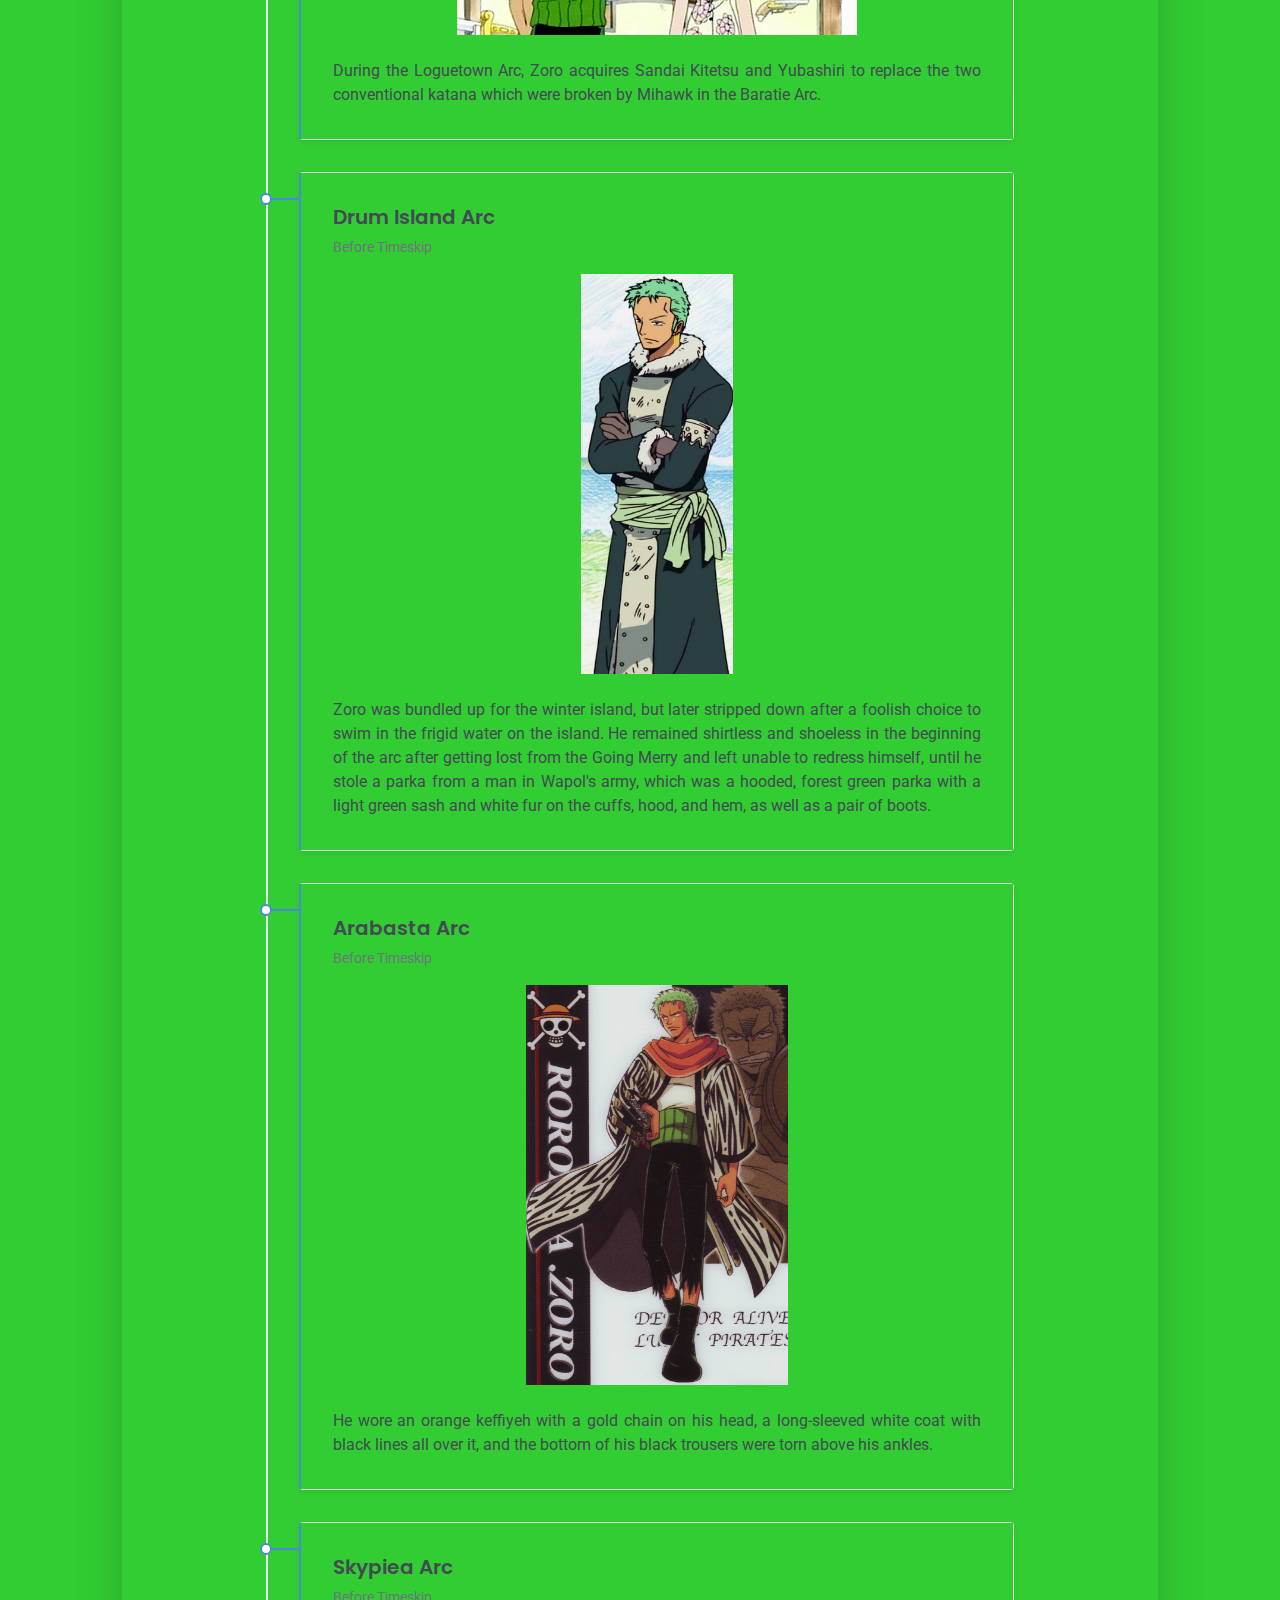
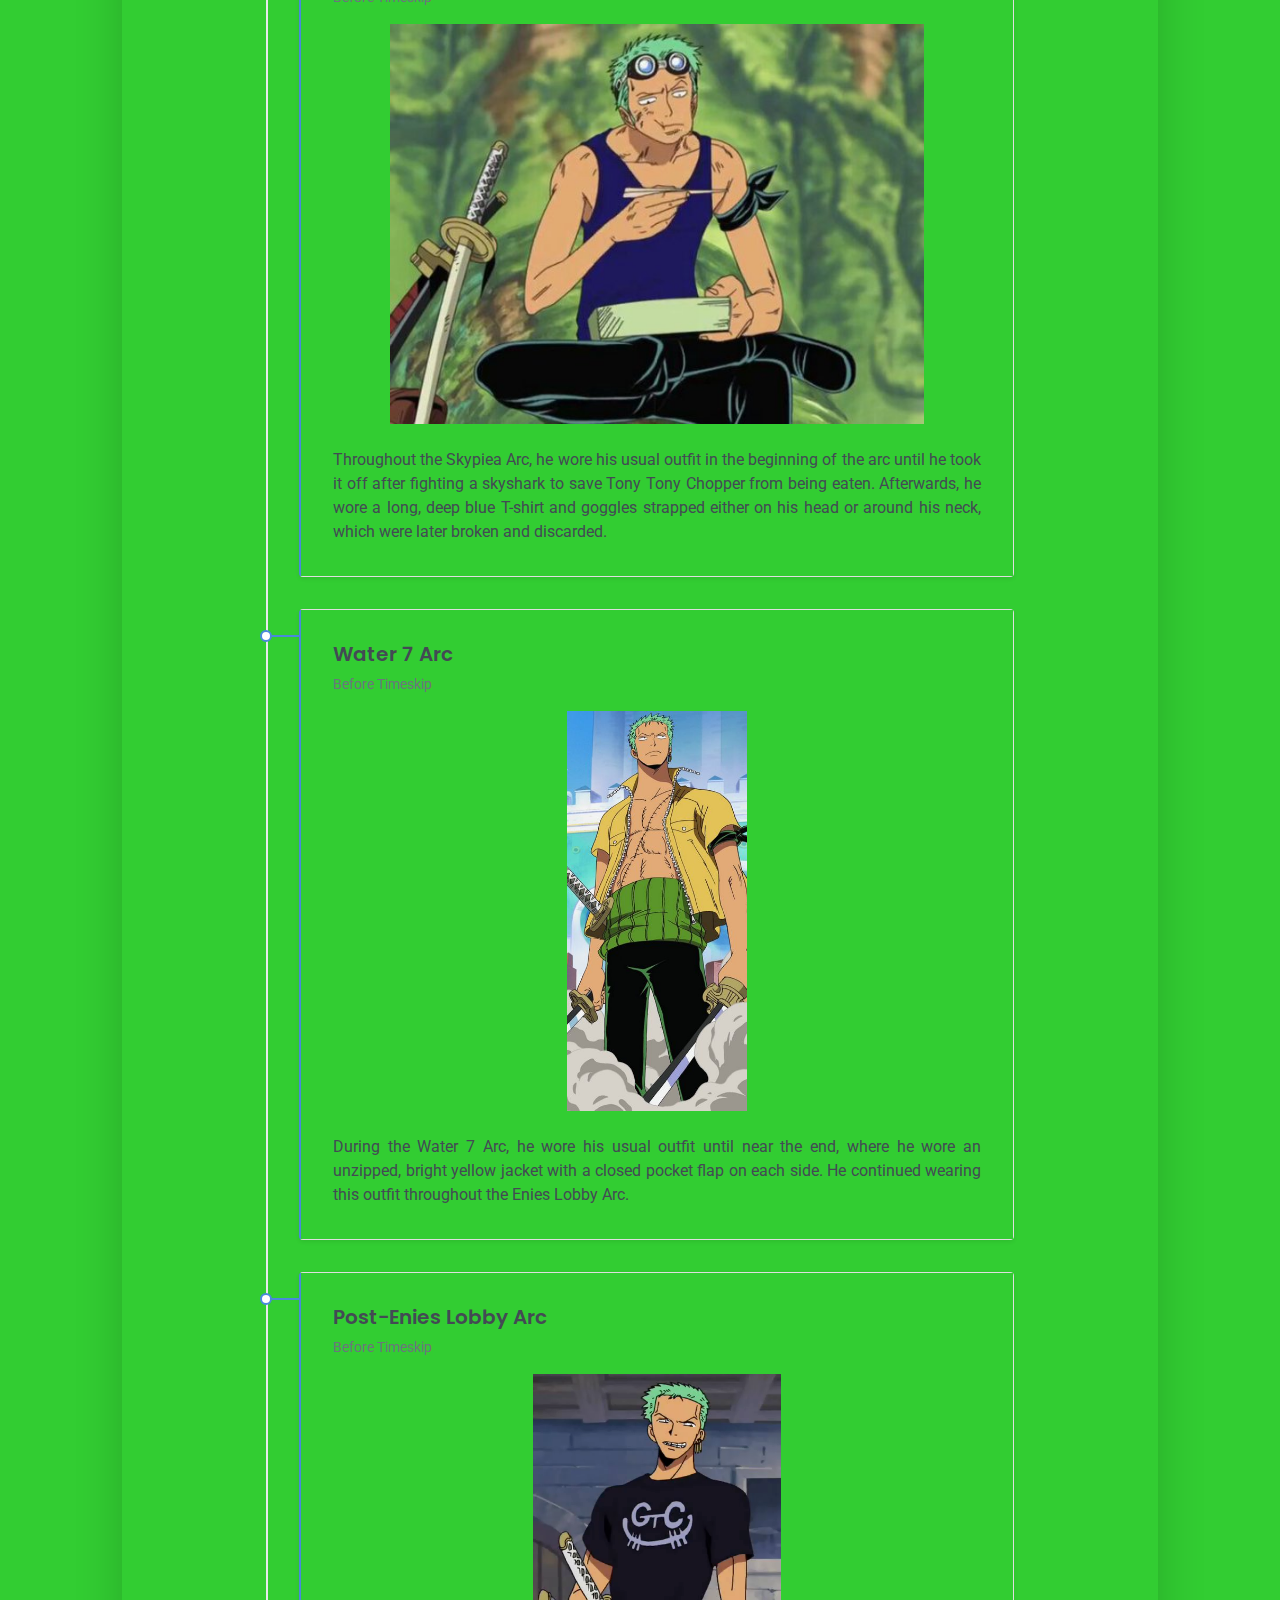
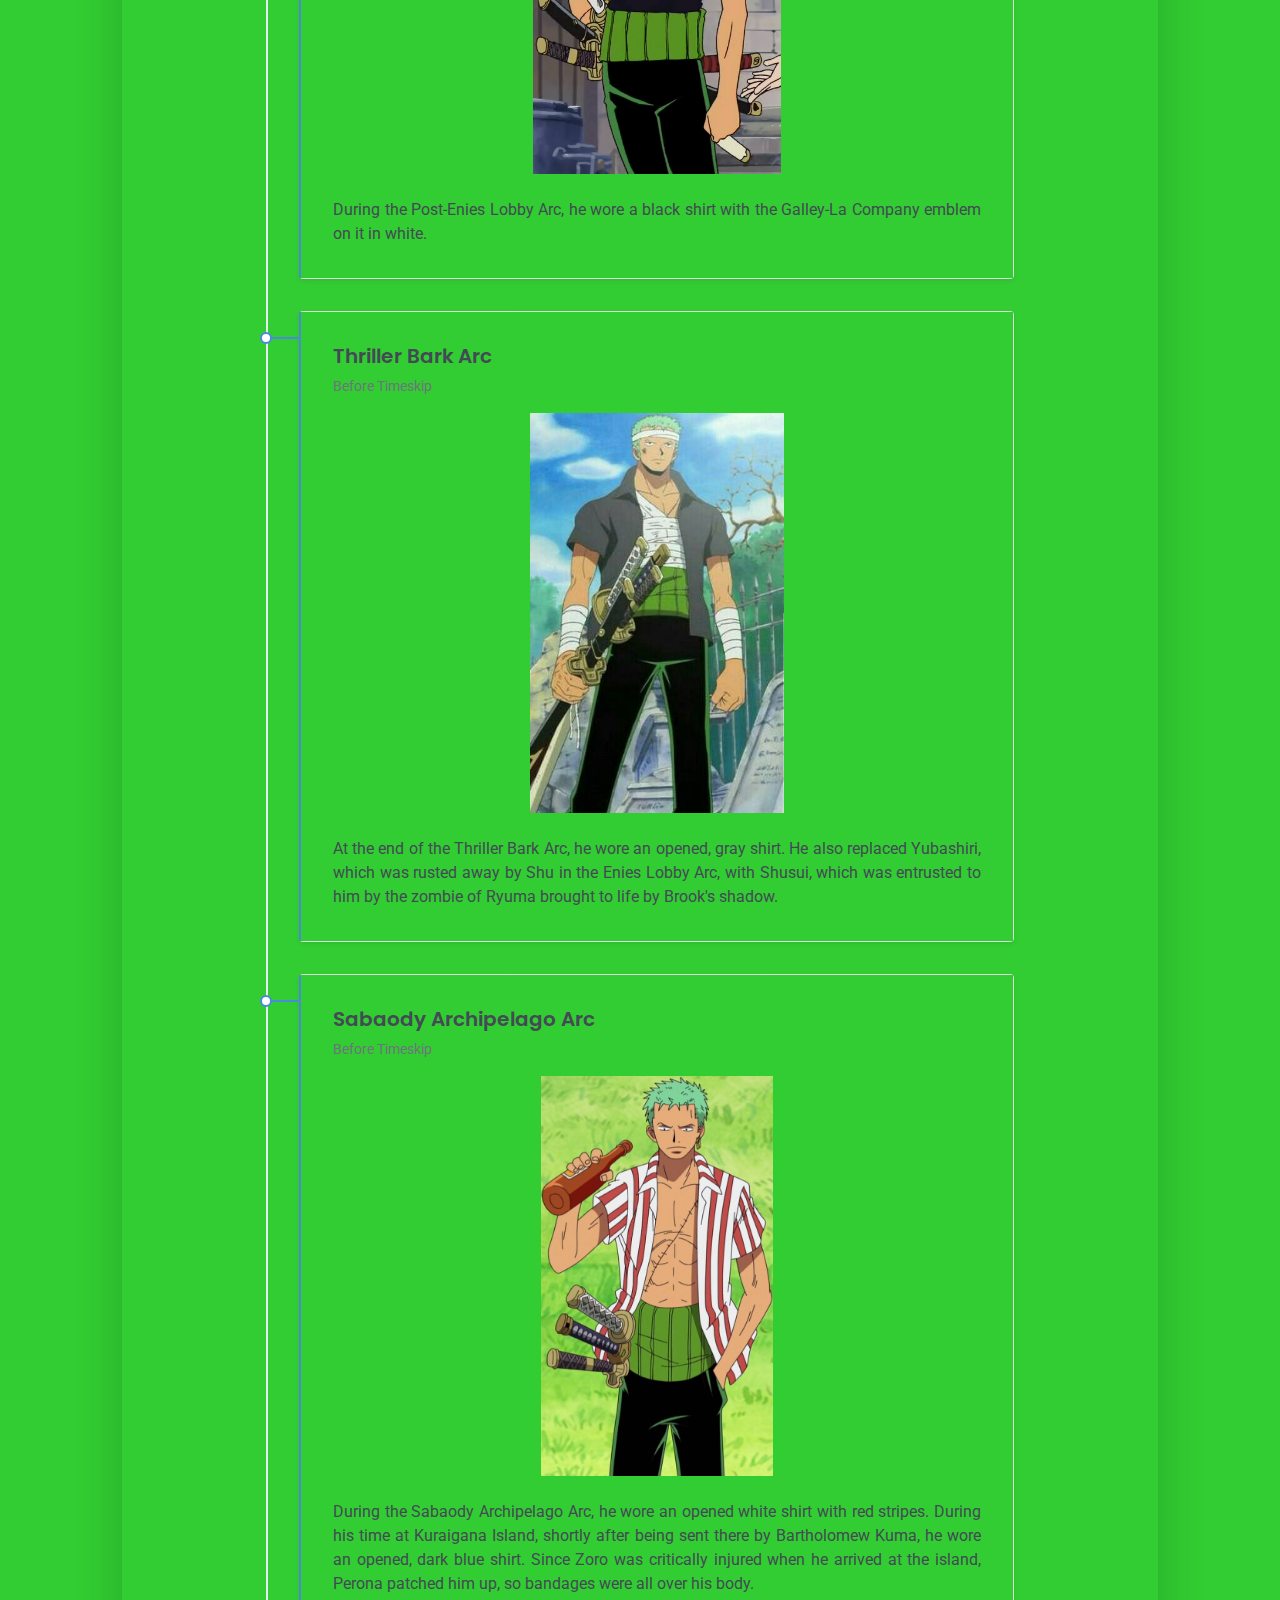
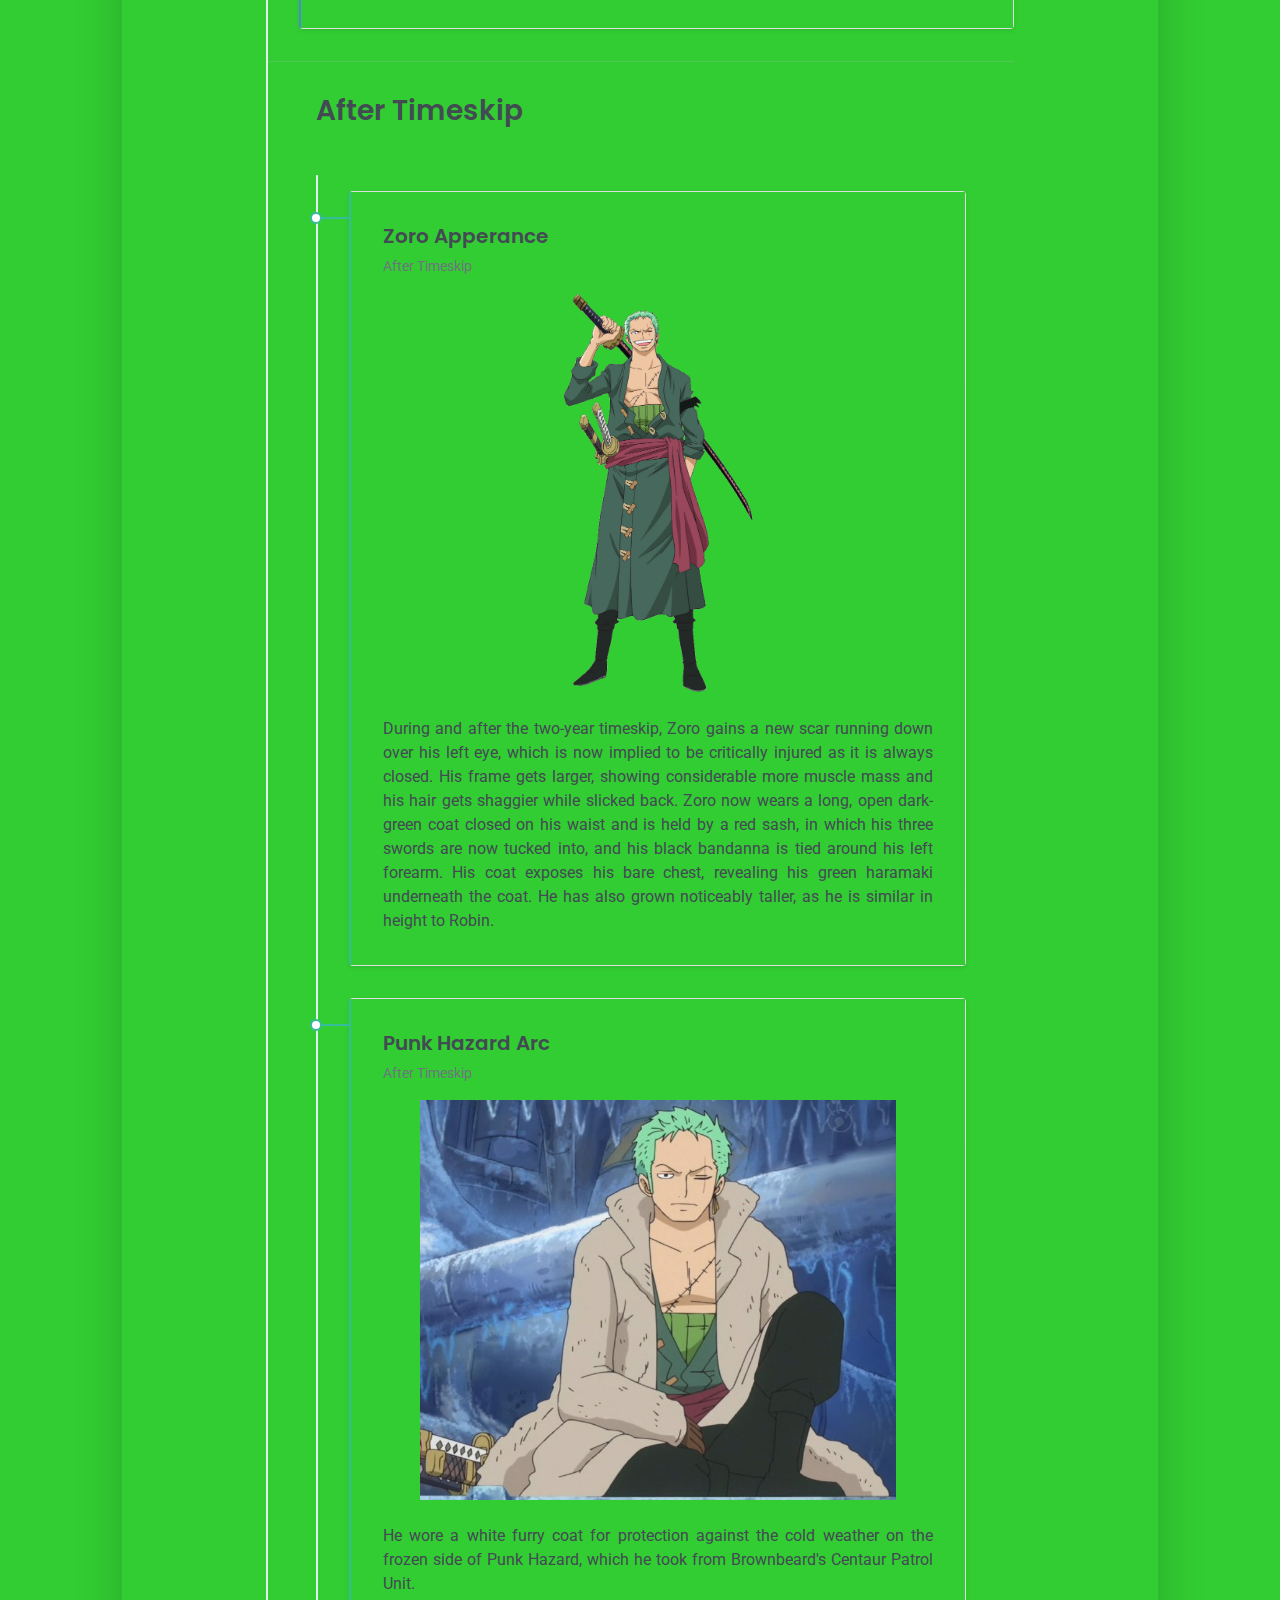
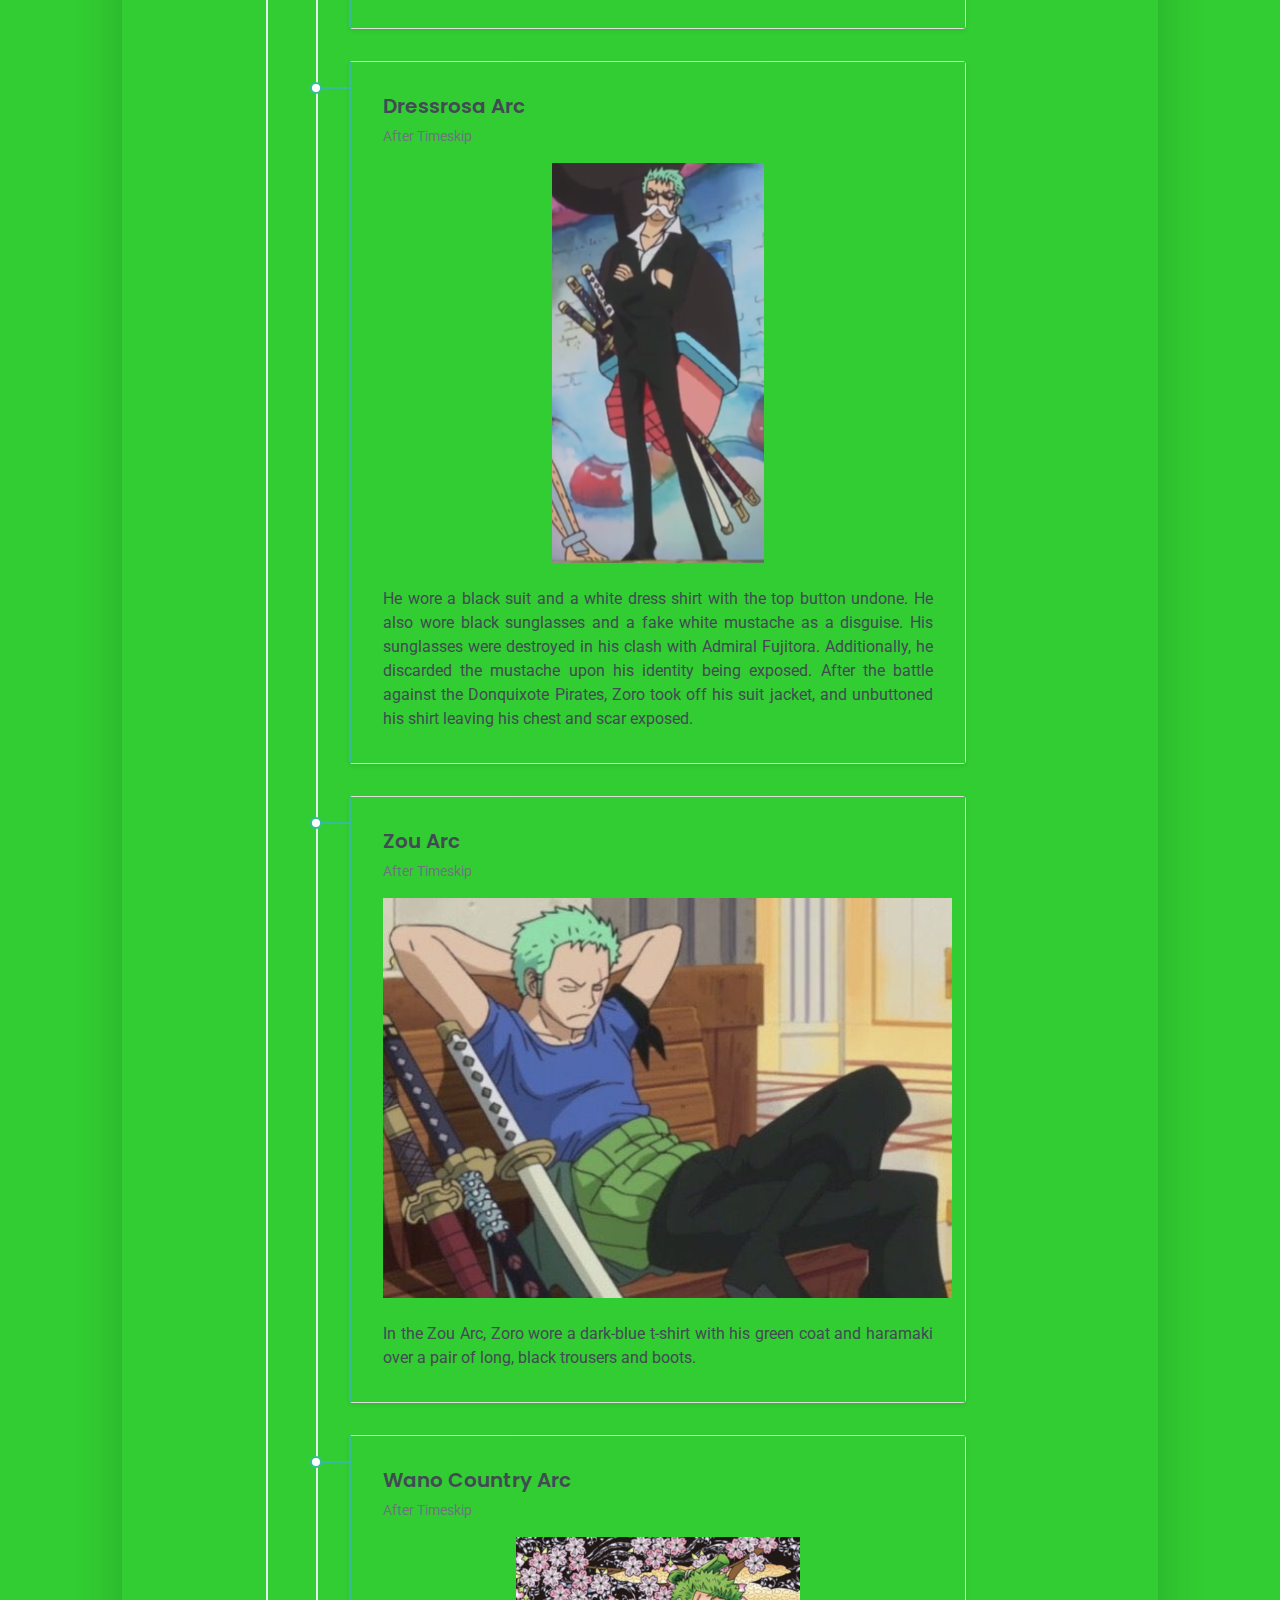
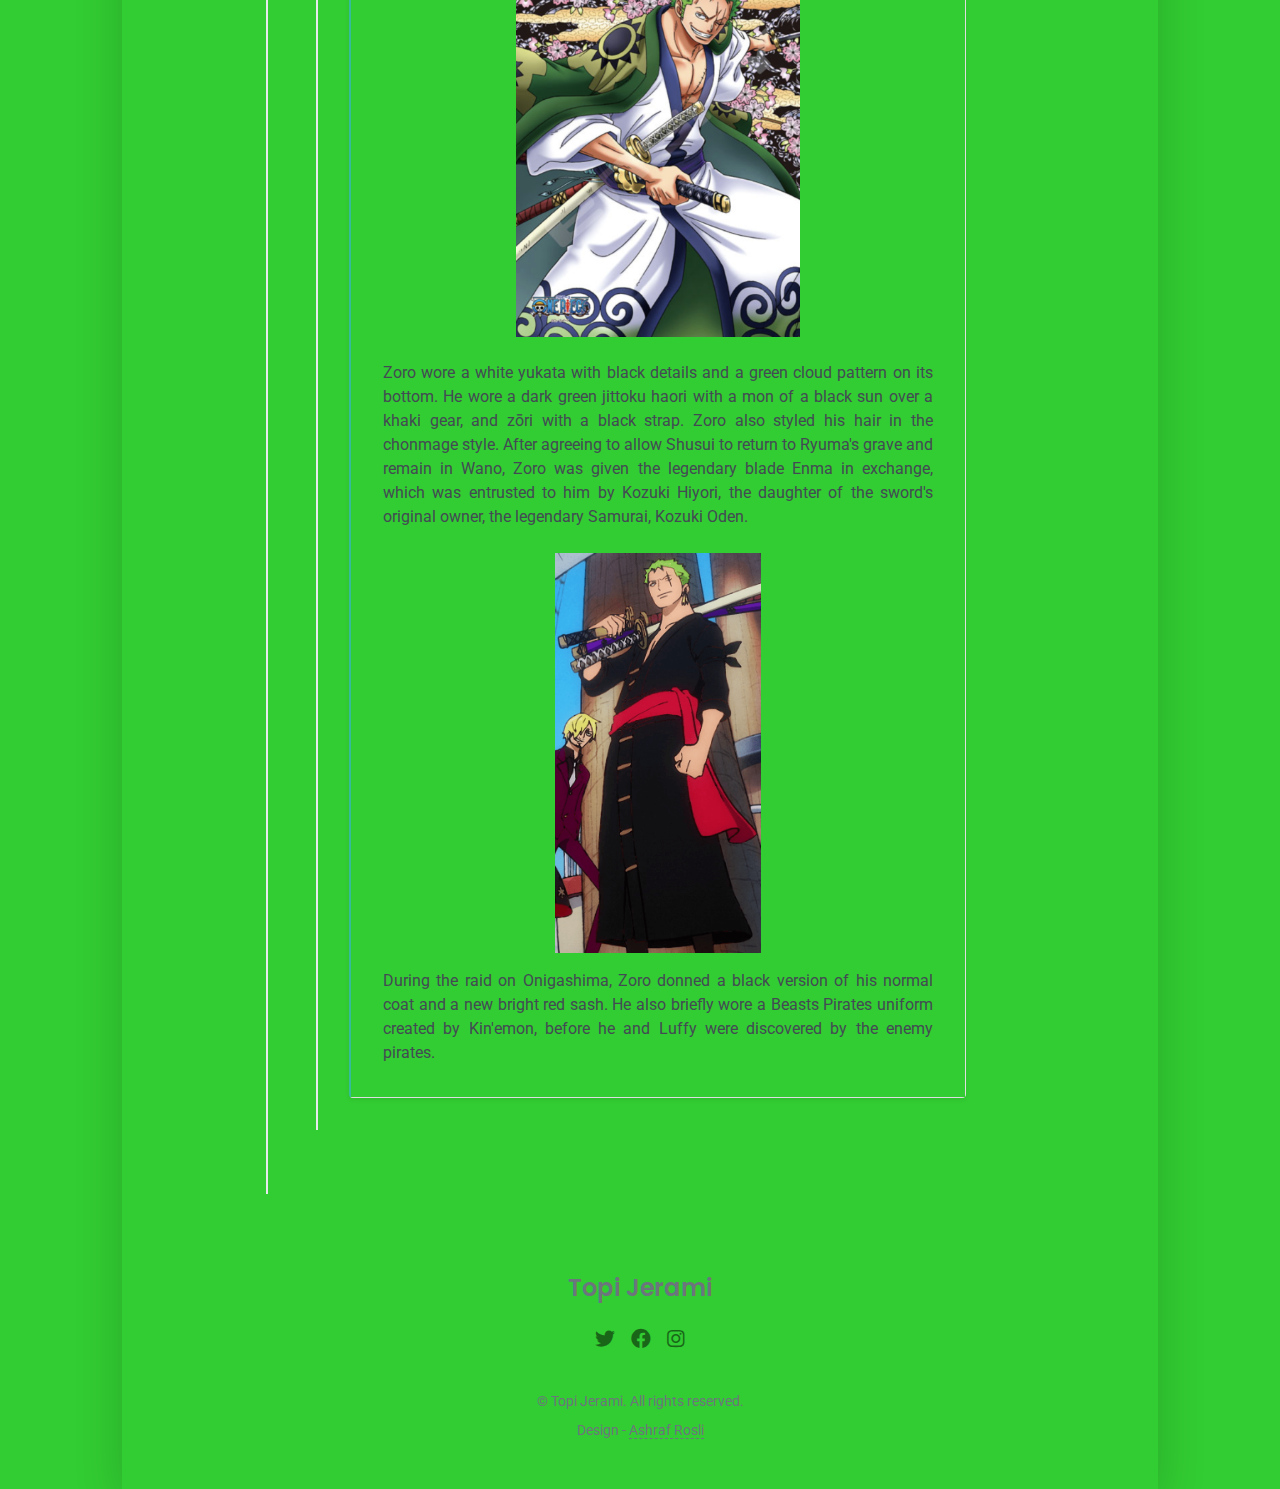
<file: Zoro/Zoro.html>
<!DOCTYPE html>
<html lang="en-US">
  <head>
    <meta charset="UTF-8">
    <meta http-equiv="X-UA-Compatible" content="IE=edge">
    <meta name="viewport" content="width=device-width, initial-scale=1">
    <title>"Pirate Hunter" Zoro</title>
    <link rel="preconnect" href="https://fonts.gstatic.com" crossorigin="crossorigin"/>
    <link rel="preload" as="style" href="https://fonts.googleapis.com/css2?family=Poppins:wght@600&amp;family=Roboto:wght@300;400;500;700&amp;display=swap"/>
    <link rel="stylesheet" href="https://fonts.googleapis.com/css2?family=Poppins:wght@600&amp;family=Roboto:wght@300;400;500;700&amp;display=swap" media="print" onload="this.media='all'"/>
    <noscript>
      <link rel="stylesheet" href="https://fonts.googleapis.com/css2?family=Poppins:wght@600&amp;family=Roboto:wght@300;400;500;700&amp;display=swap"/>
    </noscript>
    <link href="css/font-awesome/css/all.min.css?ver=1.2.0" rel="stylesheet">
    <link href="css/bootstrap.min.css?ver=1.2.0" rel="stylesheet">
    <link href="css/aos.css?ver=1.2.0" rel="stylesheet">
    <link href="css/main.css?ver=1.2.0" rel="stylesheet">
    <noscript>
      <style type="text/css">
        [data-aos] {
            opacity: 1 !important;
            transform: translate(0) scale(1) !important;
        }
      </style>
    </noscript>
  </head>
  <body id="top">
    <header class="d-print-none">
      <div class="container text-center text-lg-left">
        <div class="py-3 clearfix">
          <h1 class="site-title mb-0">One Piece Characters</h1>
          <div class="dropdown">
  <button class="dropbtn">Other Characters</button>
  <div class="dropdown-content">
    <a href="../Luffy/Luffy.html">Luffy</a>
    <a href="../Nami/Nami.html">Nami</a>
    <a href="../Usopp/Usopp.html">Usopp</a>
    <a href="../Sanji/Sanji.html">Sanji</a>
    <a href="../Chopper/Chopper.html">Chopper</a>
    <a href="../Robin/Robin.html">Nico Robin</a>
    <a href="../Franky/Franky.html">Franky</a>
    <a href="../Brook/Brook.html">Brook</a>
    <a href="../Jinbe/Jinbe.html">Jinbe</a>
  </div>
</div>
          <div class="site-nav">
            <nav role="navigation">
              <ul class="nav justify-content-center">
                <li class="nav-item"><a class="nav-link" href="https://twitter.com/onepiecedaiiys/status/1483130125218689029?s=12" title="Twitter"><i class="fab fa-twitter"></i><span class="menu-title sr-only">Twitter</span></a>
                </li>
                <li class="nav-item"><a class="nav-link" href="https://www.facebook.com/groups/862581237836144/?ref=share" title="Facebook"><i class="fab fa-facebook"></i><span class="menu-title sr-only">Facebook</span></a>
                </li>
                <li class="nav-item"><a class="nav-link" href="https://msng.link/o/?topijeramii=ig" title="Instagram"><i class="fab fa-instagram"></i><span class="menu-title sr-only">Instagram</span></a>
                </li>
              </ul>
            </nav>
          </div>
        </div>
      </div>
    </header>
    <div class="page-content">
      <div class="container">
<div class="cover shadow-lg bg-white">
  <div class="cover-bg p-3 p-lg-4 text-white">
    <div class="row">
      <div class="col-lg-4 col-md-5">
        <div class="avatar hover-effect"><img src="images/Zoro.png" width="150" /></div>
      </div>
      <div class="col-lg-8 col-md-7 text-center text-md-start">
        <h2 class="h1 mt-2" data-aos="fade-left" data-aos-delay="0">Roronoa Zoro</h2>
        <p data-aos="fade-left" data-aos-delay="100">Vice Captain of Straw Hat Pirates</p>
      </div>
    </div>
</div>
  <div align="justify" class="about-section pt-4 px-3 px-lg-4 mt-1">
    <div class="row">
      <div class="col-md-6">
        <h2 class="h3 mb-3">ABOUT</h2>
        <p>Roronoa Zoro, also known as "Pirate Hunter" Zoro, is the combatant of the Straw Hat Pirates, and one of their two swordsmen. Formerly a bounty hunter, he is the second member of Luffy's crew and the first to join it, doing so in the Romance Dawn Arc.
        </p>
        <p>
        As a master of Three Sword Style, a swordsmanship style which he created during his childhood training in Shimotsuki Village, Zoro is among the three most powerful combatants of the Straw Hats, alongside Luffy and Sanji. His dream is to become the greatest swordsman in the world, in order to honor a promise he made to his deceased childhood friend Kuina.
        </p>
        <p>
        In addition to his infamy as one of the Straw Hats and as a former bounty hunter, Zoro is also regarded as one of twelve pirates who are referred to as the "Worst Generation".
        </p>
      </div>
      <div class="col-md-5 offset-md-1">
        <div class="row mt-2">
          <div class="col-sm-4">
            <div class="pb-1">Age</div>
          </div>
          <div class="col-sm-8">
            <div class="pb-1 text-secondary">21</div>
          </div>
          <div class="col-sm-4">
            <div class="pb-1">Date of Birth</div>
          </div>
          <div class="col-sm-8">
            <div class="pb-1 text-secondary">November 11<sup>th</sup></div>
          </div>
          <div class="col-sm-4">
            <div class="pb-1">Height</div>
          </div>
          <div class="col-sm-8">
            <div class="pb-1 text-secondary">181 cm</div>
          </div>
          <div class="col-sm-4">
            <div class="pb-1">Origin</div>
          </div>
          <div class="col-sm-8">
            <div class="pb-1 text-secondary">East Blue</div>
          </div>
          <div class="col-sm-4">
            <div class="pb-1">Nickname</div>
          </div>
          <div class="col-sm-8">
            <div class="pb-1 text-secondary">"Pirate Hunter" Zoro</div>
          </div>
          <div class="col-sm-4">
            <div class="pb-1">Bounty</div>
          </div>
          <div class="col-sm-8">
            <div class="pb-1 text-secondary"><img src="images/Belly.png" style="width: 20px;">320,000,000.</div>
          </div>
        </div>
      </div>
    </div>
  <hr class="d-print-none"/>
  <div class="skills-section px-3 px-lg-4">
    <h2 class="h3 mb-3">Skill & Ability</h2>
    <div class="row">
      <div class="col-md-6">
        <div class="mb-2"><span>Swordskills</span>
          <div class="progress my-1">
            <div class="progress-bar bg-primary" role="progressbar" data-aos="zoom-in-right" data-aos-delay="100" data-aos-anchor=".skills-section" style="width: 90%" aria-valuenow="90" aria-valuemin="0" aria-valuemax="100"></div>
          </div>
        </div>
        <div class="mb-2"><span>Armenant Haki</span>
          <div class="progress my-1">
            <div class="progress-bar bg-primary" role="progressbar" data-aos="zoom-in-right" data-aos-delay="200" data-aos-anchor=".skills-section" style="width: 90%" aria-valuenow="85" aria-valuemin="0" aria-valuemax="100"></div>
          </div>
        </div>
        <div class="mb-2"><span>Conqueror Haki</span>
          <div class="progress my-1">
            <div class="progress-bar bg-primary" role="progressbar" data-aos="zoom-in-right" data-aos-delay="300" data-aos-anchor=".skills-section" style="width: 75%" aria-valuenow="75" aria-valuemin="0" aria-valuemax="100"></div>
          </div>
        </div>
      </div>
      <div class="col-md-6">
        <div class="mb-2"><span>Great Endurance</span>
          <div class="progress my-1">
            <div class="progress-bar bg-success" role="progressbar" data-aos="zoom-in-right" data-aos-delay="400" data-aos-anchor=".skills-section" style="width: 80%" aria-valuenow="90" aria-valuemin="0" aria-valuemax="100"></div>
          </div>
        </div>
        <div class="mb-2"><span>High Tolerance</span>
          <div class="progress my-1">
            <div class="progress-bar bg-success" role="progressbar" data-aos="zoom-in-right" data-aos-delay="500" data-aos-anchor=".skills-section" style="width: 85%" aria-valuenow="85" aria-valuemin="0" aria-valuemax="100"></div>
          </div>
        </div>
        <div class="mb-2"><span>Durability</span>
          <div class="progress my-1">
            <div class="progress-bar bg-success" role="progressbar" data-aos="zoom-in-right" data-aos-delay="600" data-aos-anchor=".skills-section" style="width: 75%" aria-valuenow="75" aria-valuemin="0" aria-valuemax="100"></div>
          </div>
        </div>
      </div>
    </div>
  <hr class="d-print-none"/>
  <div align="justify" class="work-experience-section px-3 px-lg-4">
    <h1 class="h1 mb-4">Timeline</h1>
    <div class="timeline">
      <div class="timeline-card timeline-card-primary card shadow-sm">
        <div class="card-body">
          <div class="h5 mb-1">Zoro Appearance</span></div>
          <div>Zoro is a muscular man of average height with lightly tanned skin. He always carries his three swords along with him, bundled up with a green haramaki over his right hip, allowing him to easily draw them with his left hand. Of the three swords he has on his person, he has always been seen carrying the Wado Ichimonji, while his other two swords have varied over time due to them being destroyed and subsequently replaced with progressively better ones. Although his right hand is usually seen resting over them, he can also use this hand to pull his swords out before sitting down. He has three identical gold earrings on his left earlobe. Zoro normally keeps a black bandana tied around his left bicep and ties it around his head when he is fighting seriously against an opponent.
          <br><br><p>
          Zoro's body is covered with scars from his many battles, most notably the massive scar stretching from his left shoulder to his right hip that he acquired during his loss against the world's greatest swordsman, Dracule Mihawk, at Baratie. His other visible scars are the scars he inflicted upon his ankles in a desperate attempt to free himself from Mr. 3's Giant Candle Service Set by trying to cut his feet off at Little Garden. After the timeskip, he gained another scar over his left eye, obtained through unknown means. 
          <br><br>
          Zoro's other remarkable feature is his cropped green hair, which Sanji often teases him about by calling him "marimo" (moss-ball, moss-head in the Viz Manga and FUNimation dub) due to its resemblance to one.
            </p>
          </div>
        </div>
      </div>
      <div class="timeline-card timeline-card-primary card shadow-sm">
        <div class="card-body">
          <h2 class="h3 mb-1">Before Timeskip</h2>
          <div align="center"><img src="images/Arc/Zoro_Common_Outfit.png" height="400"></div> <br>
          <div>
            Similar to most of his male crewmates, Zoro has the same outfit throughout most of the series. Before the timeskip, he would consistently wear black trousers tucked inside black boots, a plain white shirt with three undone buttons at the collar and his green haramaki. However, only Zoro's shirt varies from time to time in the arcs. During the Arlong Park Arc, he disembarked Sanji's fishing ship neglecting to put on a shirt. After beating up most of Arlong's crew, he wore an opened, navy blue shirt decorated with light blue whirlpools that he stole from one of the fish-men. Since Zoro received his scar from Mihawk during the Baratie Arc before the Arlong Park Arc, Zoro wore bandages that were visible underneath his shirt.</div>
          <p></p>
        </div>
      </div>
      <div class="timeline-card timeline-card-primary card shadow-sm">
        <div class="card-body">
          <div class="h5 mb-1">Loguetown Arc</div>
          <div class="text-muted text-small mb-2">Before Timeskip</div>
          <div align="center"><img src="images/Arc/Sandai Kitetsu.gif" width="400"></div> <br>
          <div>During the Loguetown Arc, Zoro acquires Sandai Kitetsu and Yubashiri to replace the two conventional katana which were broken by Mihawk in the Baratie Arc.</div>
        </div>
      </div>
      <div class="timeline-card timeline-card-primary card shadow-sm">
        <div class="card-body">
          <div class="h5 mb-1">Drum Island Arc</div>
          <div class="text-muted text-small mb-2">Before Timeskip</div>
          <div align="center"><img src="images/Arc/Zoro_Drum_Island_Arc_Outfit.png" height="400"></div> <br>
          <div>Zoro was bundled up for the winter island, but later stripped down after a foolish choice to swim in the frigid water on the island. He remained shirtless and shoeless in the beginning of the arc after getting lost from the Going Merry and left unable to redress himself, until he stole a parka from a man in Wapol's army, which was a hooded, forest green parka with a light green sash and white fur on the cuffs, hood, and hem, as well as a pair of boots.</div>
        </div>
    </div>
     <div class="timeline-card timeline-card-primary card shadow-sm">
        <div class="card-body">
          <div class="h5 mb-1">Arabasta Arc</div>
          <div class="text-muted text-small mb-2">Before Timeskip</div>
          <div align="center"><img src="images/Arc/Zoro_Arabasta_Arc_Outfit.png" height="400"></div> <br>
          <div>He wore an orange keffiyeh with a gold chain on his head, a long-sleeved white coat with black lines all over it, and the bottom of his black trousers were torn above his ankles.</div>
        </div>
  </div>
  <div class="timeline-card timeline-card-primary card shadow-sm">
        <div class="card-body">
          <div class="h5 mb-1">Skypiea Arc</div>
          <div class="text-muted text-small mb-2">Before Timeskip</div>
          <div align="center"><img src="images/Arc/Zoro_Skypiea_Arc_Outfit.png" height="400"></div> <br>
          <div>Throughout the Skypiea Arc, he wore his usual outfit in the beginning of the arc until he took it off after fighting a skyshark to save Tony Tony Chopper from being eaten. Afterwards, he wore a long, deep blue T-shirt and goggles strapped either on his head or around his neck, which were later broken and discarded.</div>
        </div>
      </div>
      <div class="timeline-card timeline-card-primary card shadow-sm">
        <div class="card-body">
          <div class="h5 mb-1">Water 7 Arc</div>
          <div class="text-muted text-small mb-2">Before Timeskip</div>
          <div align="center"><img src="images/Arc/Zoro_Water 7.jpg" height="400"></div> <br>
          <div> During the Water 7 Arc, he wore his usual outfit until near the end, where he wore an unzipped, bright yellow jacket with a closed pocket flap on each side. He continued wearing this outfit throughout the Enies Lobby Arc.</div>
        </div>
      </div>
      <div class="timeline-card timeline-card-primary card shadow-sm">
        <div class="card-body">
          <div class="h5 mb-1">Post-Enies Lobby Arc</div>
          <div class="text-muted text-small mb-2">Before Timeskip</div>
           <div align="center"><img src="images/Arc/Zoro_Post_Enies_Lobby_Arc_Outfit.png" height="400"></div> <br>
          <div>During the Post-Enies Lobby Arc, he wore a black shirt with the Galley-La Company emblem on it in white.</div>
        </div>
      </div>
      <div class="timeline-card timeline-card-primary card shadow-sm">
        <div class="card-body">
          <div class="h5 mb-1">Thriller Bark Arc</div>
          <div class="text-muted text-small mb-2">Before Timeskip</div>
          <div align="center"><img src="images/Arc/Zoro_Thriller Bark.jpg" height="400"></div> <br>
          <div> At the end of the Thriller Bark Arc, he wore an opened, gray shirt. He also replaced Yubashiri, which was rusted away by Shu in the Enies Lobby Arc, with Shusui, which was entrusted to him by the zombie of Ryuma brought to life by Brook's shadow.</div>
        </div>
      </div>
        <div class="timeline-card timeline-card-primary card shadow-sm">
        <div class="card-body">
          <div class="h5 mb-1"> Sabaody Archipelago Arc</div>
          <div class="text-muted text-small mb-2">Before Timeskip</div>
          <div align="center"><img src="images/Arc/Roronoa_Zoro_Sabaody.png" height="400"></div> <br>
          <div>During the Sabaody Archipelago Arc, he wore an opened white shirt with red stripes. During his time at Kuraigana Island, shortly after being sent there by Bartholomew Kuma, he wore an opened, dark blue shirt. Since Zoro was critically injured when he arrived at the island, Perona patched him up, so bandages were all over his body.</div>
        </div>
      </div>
  <hr class="d-print-none"/>
  <div class="page-break"></div>
  <div class="education-section px-3 px-lg-4 pb-4">
    <h2 class="h3 mb-4">After Timeskip</h2>
    <div class="timeline">
      <div class="timeline-card timeline-card-success card shadow-sm">
        <div class="card-body">
          <div class="h5 mb-1">Zoro Apperance</div>
          <div class="text-muted text-small mb-2">After Timeskip</div>
          <div align="center"><img src="images/Arc/Zoro__post_timeskip.png" height="400"></div> <br>
          <div>During and after the two-year timeskip, Zoro gains a new scar running down over his left eye, which is now implied to be critically injured as it is always closed. His frame gets larger, showing considerable more muscle mass and his hair gets shaggier while slicked back. Zoro now wears a long, open dark-green coat closed on his waist and is held by a red sash, in which his three swords are now tucked into, and his black bandanna is tied around his left forearm. His coat exposes his bare chest, revealing his green haramaki underneath the coat. He has also grown noticeably taller, as he is similar in height to Robin.</div>
        </div>
      </div>
      <div class="timeline-card timeline-card-success card shadow-sm">
        <div class="card-body">
          <div class="h5 mb-1">Punk Hazard Arc</div>
          <div class="text-muted text-small mb-2">After Timeskip</div>
          <div align="center"><img src="images/Arc/Zoro_Punk Hazard.jpg" height="400"></div> <br>
          <div>He wore a white furry coat for protection against the cold weather on the frozen side of Punk Hazard, which he took from Brownbeard's Centaur Patrol Unit.</div>
        </div>
      </div>
      <div class="timeline-card timeline-card-success card shadow-sm">
        <div class="card-body">
          <div class="h5 mb-1">Dressrosa Arc</div>
          <div class="text-muted text-small mb-2">After Timeskip</div>
          <div align="center"><img src="images/Arc/Zoro_Dressrosa.png" height="400"></div> <br>
          <div> He wore a black suit and a white dress shirt with the top button undone. He also wore black sunglasses and a fake white mustache as a disguise. His sunglasses were destroyed in his clash with Admiral Fujitora. Additionally, he discarded the mustache upon his identity being exposed. After the battle against the Donquixote Pirates, Zoro took off his suit jacket, and unbuttoned his shirt leaving his chest and scar exposed.</div>
        </div>
      </div>
       <div class="timeline-card timeline-card-success card shadow-sm">
        <div class="card-body">
          <div class="h5 mb-1">Zou Arc</div>
          <div class="text-muted text-small mb-2">After Timeskip</div>
          <div align="center"><img src="images/Arc/Zoro_Zou.jpg" height="400"></div> <br>
          <div> In the Zou Arc, Zoro wore a dark-blue t-shirt with his green coat and haramaki over a pair of long, black trousers and boots.</div>
        </div>
      </div>
      <div class="timeline-card timeline-card-success card shadow-sm">
        <div class="card-body">
          <div class="h5 mb-1">Wano Country Arc</div>
          <div class="text-muted text-small mb-2">After Timeskip</div>
          <div align="center"><img src="images/Arc/Zoro_2nd_Wano_Outfit.png" height="400"></div> <br>
          <div> Zoro wore a white yukata with black details and a green cloud pattern on its bottom. He wore a dark green jittoku haori with a mon of a black sun over a khaki gear, and zōri with a black strap. Zoro also styled his hair in the chonmage style. After agreeing to allow Shusui to return to Ryuma's grave and remain in Wano, Zoro was given the legendary blade Enma in exchange, which was entrusted to him by Kozuki Hiyori, the daughter of the sword's original owner, the legendary Samurai, Kozuki Oden. <br><br>
          <p align="center"><img src="images/Arc/Zoro_Third_Wano_Outfit.png" height="400"></p>
          During the raid on Onigashima, Zoro donned a black version of his normal coat and a new bright red sash. He also briefly wore a Beasts Pirates uniform created by Kin'emon, before he and Luffy were discovered by the enemy pirates.</div>
        </div>
      </div>
      </div>
    </div>
  </div>
      <div class="col d-none d-print-block">
        <div class="mt-2">
          <div>
            <div class="mb-2">
              <div class="text-dark"><i class="fab fa-twitter mr-1"></i><span>https://twitter.com/onepiecedaiiys/status/1483130125218689029?s=12</span>
              </div>
            </div>
            <div class="mb-2">
              <div class="text-dark"><i class="fab fa-facebook mr-1"></i><span>https://www.facebook.com/groups/862581237836144/?ref=share</span>
              </div>
            </div>
            <div class="mb-2">
              <div class="text-dark"><i class="fab fa-instagram mr-1"></i><span>https://msng.link/o/?topijeramii=ig</span>
              </div>
            </div>
            </div>
          </div>
        </div>
    </div>
    </div>
    <footer class="pt-4 pb-4 text-muted text-center d-print-none">
      <div class="container">
        <div class="my-3">
          <div class="h4">Topi Jerami</div>
          <div class="footer-nav">
            <nav role="navigation">
              <ul class="nav justify-content-center">
                <li class="nav-item"><a class="nav-link" href="https://twitter.com/onepiecedaiiys/status/1483130125218689029?s=12" title="Twitter"><i class="fab fa-twitter"></i><span class="menu-title sr-only">Twitter</span></a>
                </li>
                <li class="nav-item"><a class="nav-link" href="https://www.facebook.com/groups/862581237836144/?ref=share" title="Facebook"><i class="fab fa-facebook"></i><span class="menu-title sr-only">Facebook</span></a>
                </li>
                <li class="nav-item"><a class="nav-link" href="https://msng.link/o/?topijeramii=ig" title="Instagram"><i class="fab fa-instagram"></i><span class="menu-title sr-only">Instagram</span></a>
                </li>
              </ul>
            </nav>
          </div>
        </div>
        <div class="text-small">
          <div class="mb-1">&copy; Topi Jerami. All rights reserved.</div>
          <div>Design - <a href="https://www.facebook.com/ashraf.rosli.71/" target="_blank">Ashraf Rosli</a></div>
        </div>
      </div>
    </footer>
    <script src="scripts/bootstrap.bundle.min.js?ver=1.2.0"></script>
    <script src="scripts/aos.js?ver=1.2.0"></script>
    <script src="scripts/main.js?ver=1.2.0"></script>
  </body>
</html>
</file>
<file: Chopper/css/main.css>
/* Buttons */
/* Inputs */
/* Timeline custom component */
.timeline {
  border-left: 2px solid #E6E9ED;
  padding: 1rem 0; }

.timeline-card {
  position: relative;
  margin-left: 31px;
  border-left: 2px solid;
  margin-bottom: 2rem; }

.timeline-card:last-child {
  margin-bottom: 1rem; }

.timeline-card:before {
  content: '';
  display: inline-block;
  position: absolute;
  background-color: #fff;
  border-radius: 10px;
  width: 12px;
  height: 12px;
  top: 20px;
  left: -41px;
  border: 2px solid;
  z-index: 2; }

.timeline-card:after {
  content: '';
  display: inline-block;
  position: absolute;
  background-color: currentColor;
  width: 29px;
  height: 2px;
  top: 25px;
  left: -29px;
  z-index: 1; }

.timeline-card-primary {
  border-left-color: #4A89DC; }

.timeline-card-primary:before {
  border-color: #4A89DC; }

.timeline-card-primary:after {
  background-color: #4A89DC; }

.timeline-card-success {
  border-left-color: #37BC9B; }

.timeline-card-success:before {
  border-color: #37BC9B; }

.timeline-card-success:after {
  background-color: #37BC9B; }

html {
  scroll-behavior: smooth; }

.site-title {
  font-size: 1.25rem;
  line-height: 2.5rem; }

.nav-link {
  padding: 0;
  font-size: 1.25rem;
  line-height: 2.5rem;
  color: rgba(0, 0, 0, 0.5); }

.nav-link:hover,
.nav-link:focus,
.active .nav-link {
  color: rgba(0, 0, 0, 0.8); }

.nav-item + .nav-item {
  margin-left: 1rem; }

.cover {
  border-radius: 10px; }

.cover-bg {
  background-color: #FFC0CB;
  background-image: url("data:image/svg+xml,%3Csvg xmlns='http://www.w3.org/2000/svg' width='100' height='100' viewBox='0 0 100 100'%3E%3Cg fill-rule='evenodd'%3E%3Cg fill='%23ffffff' fill-opacity='0.12'%3E%3Cpath opacity='.5' d='M96 [base64] 0v-9h-9v9h9zm-10 0v-9h-9v9h9zm-10 0v-9h-9v9h9zm-10 0v-9h-9v9h9zm-10 0v-9h-9v9h9zm-10 0v-9h-9v9h9zm-10 0v-9h-9v9h9zm-10 0v-9h-9v9h9zm-9-10h9v-9h-9v9zm10 0h9v-9h-9v9zm10 0h9v-9h-9v9zm10 0h9v-9h-9v9zm10 0h9v-9h-9v9zm10 0h9v-9h-9v9zm10 0h9v-9h-9v9zm10 0h9v-9h-9v9zm9-10v-9h-9v9h9zm-10 0v-9h-9v9h9zm-10 0v-9h-9v9h9zm-10 0v-9h-9v9h9zm-10 0v-9h-9v9h9zm-10 0v-9h-9v9h9zm-10 0v-9h-9v9h9zm-10 0v-9h-9v9h9zm-9-10h9v-9h-9v9zm10 0h9v-9h-9v9zm10 0h9v-9h-9v9zm10 0h9v-9h-9v9zm10 0h9v-9h-9v9zm10 0h9v-9h-9v9zm10 0h9v-9h-9v9zm10 0h9v-9h-9v9zm9-10v-9h-9v9h9zm-10 0v-9h-9v9h9zm-10 0v-9h-9v9h9zm-10 0v-9h-9v9h9zm-10 0v-9h-9v9h9zm-10 0v-9h-9v9h9zm-10 0v-9h-9v9h9zm-10 0v-9h-9v9h9zm-9-10h9v-9h-9v9zm10 0h9v-9h-9v9zm10 0h9v-9h-9v9zm10 0h9v-9h-9v9zm10 0h9v-9h-9v9zm10 0h9v-9h-9v9zm10 0h9v-9h-9v9zm10 0h9v-9h-9v9zm9-10v-9h-9v9h9zm-10 0v-9h-9v9h9zm-10 0v-9h-9v9h9zm-10 0v-9h-9v9h9zm-10 0v-9h-9v9h9zm-10 0v-9h-9v9h9zm-10 0v-9h-9v9h9zm-10 0v-9h-9v9h9zm-9-10h9v-9h-9v9zm10 0h9v-9h-9v9zm10 0h9v-9h-9v9zm10 0h9v-9h-9v9zm10 0h9v-9h-9v9zm10 0h9v-9h-9v9zm10 0h9v-9h-9v9zm10 0h9v-9h-9v9z'/%3E%3Cpath d='M6 5V0H5v5H0v1h5v94h1V6h94V5H6z'/%3E%3C/g%3E%3C/g%3E%3C/svg%3E");
  border-radius: 10px 10px 0 0; }

.avatar {
  max-width: 250px;
  max-height: 250px;
  margin-top: 20px;
  text-align: center;
  margin-left: auto;
  margin-right: auto; }


footer a:not(.nav-link) {
  color: inherit;
  border-bottom: 1px dashed;
  text-decoration: none;
  cursor: pointer; }

@media (min-width: 48em) {
  .site-title {
    float: left; }
  .site-nav {
    float: right; }
  .avatar {
    margin-bottom: -80px;
    margin-left: 0; } }

@media print {
  body {
    background-color: #fff; }
  .container {
    width: auto;
    max-width: 100%;
    padding: 0; }
  .cover, .cover-bg {
    border-radius: 0; }
  .cover.shadow-lg {
    box-shadow: none !important; }
  .cover-bg {
    padding: 5rem !important;
    padding-bottom: 10px !important; }
  .avatar {
    margin-top: -10px; }
  .about-section {
    padding: 6.5rem 5rem 2rem !important; }
  .skills-section,
  .work-experience-section,
  .education-section,
  .contant-section {
    padding: 1.5rem 5rem 2rem !important; }
  .page-break {
    padding-top: 5rem;
    page-break-before: always; } }
div, header
{
  background-color: #eda2af;
}
.dropbtn {
  background-color: #FFC0CB;
  color: black;
  padding: 16px;
  font-size: 16px;
  border: none;
}

.dropdown {
  position: relative;
  display: inline-block;
}

.dropdown-content {
  display: none;
  position: absolute;
  background-color: #FFC0CB;
  min-width: 160px;
  box-shadow: 0px 8px 16px 0px rgba(0,0,0,0.2);
  z-index: 1;
}

.dropdown-content a {
  color: black;
  padding: 12px 16px;
  text-decoration: none;
  display: block;
}

.dropdown-content a:hover {background-color: deeppink;}

.dropdown:hover .dropdown-content {display: block;}

.dropdown:hover .dropbtn {background-color: deeppink;}
</file>
<file: Franky/css/main.css>
/* Buttons */
/* Inputs */
/* Timeline custom component */
.timeline {
  border-left: 2px solid #E6E9ED;
  padding: 1rem 0; }

.timeline-card {
  position: relative;
  margin-left: 31px;
  border-left: 2px solid;
  margin-bottom: 2rem; }

.timeline-card:last-child {
  margin-bottom: 1rem; }

.timeline-card:before {
  content: '';
  display: inline-block;
  position: absolute;
  background-color: #fff;
  border-radius: 10px;
  width: 12px;
  height: 12px;
  top: 20px;
  left: -41px;
  border: 2px solid;
  z-index: 2; }

.timeline-card:after {
  content: '';
  display: inline-block;
  position: absolute;
  background-color: currentColor;
  width: 29px;
  height: 2px;
  top: 25px;
  left: -29px;
  z-index: 1; }

.timeline-card-primary {
  border-left-color: #4A89DC; }

.timeline-card-primary:before {
  border-color: #4A89DC; }

.timeline-card-primary:after {
  background-color: #4A89DC; }

.timeline-card-success {
  border-left-color: #37BC9B; }

.timeline-card-success:before {
  border-color: #37BC9B; }

.timeline-card-success:after {
  background-color: #37BC9B; }

html {
  scroll-behavior: smooth; }

.site-title {
  font-size: 1.25rem;
  line-height: 2.5rem; }

.nav-link {
  padding: 0;
  font-size: 1.25rem;
  line-height: 2.5rem;
  color: rgba(0, 0, 0, 0.5); }

.nav-link:hover,
.nav-link:focus,
.active .nav-link {
  color: rgba(0, 0, 0, 0.8); }

.nav-item + .nav-item {
  margin-left: 1rem; }

.cover {
  border-radius: 10px; }

.cover-bg {
  background-color: #00FFFF;
  background-image: url("data:image/svg+xml,%3Csvg xmlns='http://www.w3.org/2000/svg' width='100' height='100' viewBox='0 0 100 100'%3E%3Cg fill-rule='evenodd'%3E%3Cg fill='%23ffffff' fill-opacity='0.12'%3E%3Cpath opacity='.5' d='M96 [base64] 0v-9h-9v9h9zm-10 0v-9h-9v9h9zm-10 0v-9h-9v9h9zm-10 0v-9h-9v9h9zm-10 0v-9h-9v9h9zm-10 0v-9h-9v9h9zm-10 0v-9h-9v9h9zm-10 0v-9h-9v9h9zm-9-10h9v-9h-9v9zm10 0h9v-9h-9v9zm10 0h9v-9h-9v9zm10 0h9v-9h-9v9zm10 0h9v-9h-9v9zm10 0h9v-9h-9v9zm10 0h9v-9h-9v9zm10 0h9v-9h-9v9zm9-10v-9h-9v9h9zm-10 0v-9h-9v9h9zm-10 0v-9h-9v9h9zm-10 0v-9h-9v9h9zm-10 0v-9h-9v9h9zm-10 0v-9h-9v9h9zm-10 0v-9h-9v9h9zm-10 0v-9h-9v9h9zm-9-10h9v-9h-9v9zm10 0h9v-9h-9v9zm10 0h9v-9h-9v9zm10 0h9v-9h-9v9zm10 0h9v-9h-9v9zm10 0h9v-9h-9v9zm10 0h9v-9h-9v9zm10 0h9v-9h-9v9zm9-10v-9h-9v9h9zm-10 0v-9h-9v9h9zm-10 0v-9h-9v9h9zm-10 0v-9h-9v9h9zm-10 0v-9h-9v9h9zm-10 0v-9h-9v9h9zm-10 0v-9h-9v9h9zm-10 0v-9h-9v9h9zm-9-10h9v-9h-9v9zm10 0h9v-9h-9v9zm10 0h9v-9h-9v9zm10 0h9v-9h-9v9zm10 0h9v-9h-9v9zm10 0h9v-9h-9v9zm10 0h9v-9h-9v9zm10 0h9v-9h-9v9zm9-10v-9h-9v9h9zm-10 0v-9h-9v9h9zm-10 0v-9h-9v9h9zm-10 0v-9h-9v9h9zm-10 0v-9h-9v9h9zm-10 0v-9h-9v9h9zm-10 0v-9h-9v9h9zm-10 0v-9h-9v9h9zm-9-10h9v-9h-9v9zm10 0h9v-9h-9v9zm10 0h9v-9h-9v9zm10 0h9v-9h-9v9zm10 0h9v-9h-9v9zm10 0h9v-9h-9v9zm10 0h9v-9h-9v9zm10 0h9v-9h-9v9z'/%3E%3Cpath d='M6 5V0H5v5H0v1h5v94h1V6h94V5H6z'/%3E%3C/g%3E%3C/g%3E%3C/svg%3E");
  border-radius: 10px 10px 0 0; }

.avatar {
  max-width: 250px;
  max-height: 250px;
  margin-top: 20px;
  text-align: center;
  margin-left: auto;
  margin-right: auto; }


footer a:not(.nav-link) {
  color: inherit;
  border-bottom: 1px dashed;
  text-decoration: none;
  cursor: pointer; }

@media (min-width: 48em) {
  .site-title {
    float: left; }
  .site-nav {
    float: right; }
  .avatar {
    margin-bottom: -80px;
    margin-left: 0; } }

@media print {
  body {
    background-color: #00FFFF; }
  .container {
    width: auto;
    max-width: 100%;
    padding: 0; }
  .cover, .cover-bg {
    border-radius: 0; }
  .cover.shadow-lg {
    box-shadow: none !important; }
  .cover-bg {
    padding: 5rem !important;
    padding-bottom: 10px !important; }
  .avatar {
    margin-top: -10px; }
  .about-section {
    padding: 6.5rem 5rem 2rem !important; }
  .skills-section,
  .work-experience-section,
  .education-section,
  .contant-section {
    padding: 1.5rem 5rem 2rem !important; }
  .page-break {
    padding-top: 5rem;
    page-break-before: always; } }
p
{
  color: darkcyan;
}
div, header
{
  background-color: lightcyan;
}

.dropbtn {
  background-color: cyan;
  color: black;
  padding: 16px;
  font-size: 16px;
  border: none;
}

.dropdown {
  position: relative;
  display: inline-block;
}

.dropdown-content {
  display: none;
  position: absolute;
  background-color: cyan;
  min-width: 160px;
  box-shadow: 0px 8px 16px 0px rgba(0,0,0,0.2);
  z-index: 1;
}

.dropdown-content a {
  color: black;
  padding: 12px 16px;
  text-decoration: none;
  display: block;
}

.dropdown-content a:hover {background-color: lightcyan;}

.dropdown:hover .dropdown-content {display: block;}

.dropdown:hover .dropbtn {background-color:  lightcyan;}
</file>
<file: Jinbe/css/main.css>
/* Buttons */
/* Inputs */
/* Timeline custom component */
.timeline {
  border-left: 2px solid #E6E9ED;
  padding: 1rem 0; }

.timeline-card {
  position: relative;
  margin-left: 31px;
  border-left: 2px solid;
  margin-bottom: 2rem; }

.timeline-card:last-child {
  margin-bottom: 1rem; }

.timeline-card:before {
  content: '';
  display: inline-block;
  position: absolute;
  background-color: #fff;
  border-radius: 10px;
  width: 12px;
  height: 12px;
  top: 20px;
  left: -41px;
  border: 2px solid;
  z-index: 2; }

.timeline-card:after {
  content: '';
  display: inline-block;
  position: absolute;
  background-color: currentColor;
  width: 29px;
  height: 2px;
  top: 25px;
  left: -29px;
  z-index: 1; }

.timeline-card-primary {
  border-left-color: #4A89DC; }

.timeline-card-primary:before {
  border-color: #4A89DC; }

.timeline-card-primary:after {
  background-color: #4A89DC; }

.timeline-card-success {
  border-left-color: #37BC9B; }

.timeline-card-success:before {
  border-color: #37BC9B; }

.timeline-card-success:after {
  background-color: #37BC9B; }

html {
  scroll-behavior: smooth; }

.site-title {
  font-size: 1.25rem;
  line-height: 2.5rem; }

.nav-link {
  padding: 0;
  font-size: 1.25rem;
  line-height: 2.5rem;
  color: rgba(0, 0, 0, 0.5); }

.nav-link:hover,
.nav-link:focus,
.active .nav-link {
  color: rgba(0, 0, 0, 0.8); }

.nav-item + .nav-item {
  margin-left: 1rem; }

.cover {
  border-radius: 10px; }

.cover-bg {
  background-color: #4a89dc;
  background-image: url("data:image/svg+xml,%3Csvg xmlns='http://www.w3.org/2000/svg' width='100' height='100' viewBox='0 0 100 100'%3E%3Cg fill-rule='evenodd'%3E%3Cg fill='%23ffffff' fill-opacity='0.12'%3E%3Cpath opacity='.5' d='M96 [base64] 0v-9h-9v9h9zm-10 0v-9h-9v9h9zm-10 0v-9h-9v9h9zm-10 0v-9h-9v9h9zm-10 0v-9h-9v9h9zm-10 0v-9h-9v9h9zm-10 0v-9h-9v9h9zm-10 0v-9h-9v9h9zm-9-10h9v-9h-9v9zm10 0h9v-9h-9v9zm10 0h9v-9h-9v9zm10 0h9v-9h-9v9zm10 0h9v-9h-9v9zm10 0h9v-9h-9v9zm10 0h9v-9h-9v9zm10 0h9v-9h-9v9zm9-10v-9h-9v9h9zm-10 0v-9h-9v9h9zm-10 0v-9h-9v9h9zm-10 0v-9h-9v9h9zm-10 0v-9h-9v9h9zm-10 0v-9h-9v9h9zm-10 0v-9h-9v9h9zm-10 0v-9h-9v9h9zm-9-10h9v-9h-9v9zm10 0h9v-9h-9v9zm10 0h9v-9h-9v9zm10 0h9v-9h-9v9zm10 0h9v-9h-9v9zm10 0h9v-9h-9v9zm10 0h9v-9h-9v9zm10 0h9v-9h-9v9zm9-10v-9h-9v9h9zm-10 0v-9h-9v9h9zm-10 0v-9h-9v9h9zm-10 0v-9h-9v9h9zm-10 0v-9h-9v9h9zm-10 0v-9h-9v9h9zm-10 0v-9h-9v9h9zm-10 0v-9h-9v9h9zm-9-10h9v-9h-9v9zm10 0h9v-9h-9v9zm10 0h9v-9h-9v9zm10 0h9v-9h-9v9zm10 0h9v-9h-9v9zm10 0h9v-9h-9v9zm10 0h9v-9h-9v9zm10 0h9v-9h-9v9zm9-10v-9h-9v9h9zm-10 0v-9h-9v9h9zm-10 0v-9h-9v9h9zm-10 0v-9h-9v9h9zm-10 0v-9h-9v9h9zm-10 0v-9h-9v9h9zm-10 0v-9h-9v9h9zm-10 0v-9h-9v9h9zm-9-10h9v-9h-9v9zm10 0h9v-9h-9v9zm10 0h9v-9h-9v9zm10 0h9v-9h-9v9zm10 0h9v-9h-9v9zm10 0h9v-9h-9v9zm10 0h9v-9h-9v9zm10 0h9v-9h-9v9z'/%3E%3Cpath d='M6 5V0H5v5H0v1h5v94h1V6h94V5H6z'/%3E%3C/g%3E%3C/g%3E%3C/svg%3E");
  border-radius: 10px 10px 0 0; }

.avatar {
  max-width: 250px;
  max-height: 250px;
  margin-top: 20px;
  text-align: center;
  margin-left: auto;
  margin-right: auto; }


footer a:not(.nav-link) {
  color: inherit;
  border-bottom: 1px dashed;
  text-decoration: none;
  cursor: pointer; }

@media (min-width: 48em) {
  .site-title {
    float: left; }
  .site-nav {
    float: right; }
  .avatar {
    margin-bottom: -80px;
    margin-left: 0; } }

@media print {
  body {
    background-color: #fff; }
  .container {
    width: auto;
    max-width: 100%;
    padding: 0; }
  .cover, .cover-bg {
    border-radius: 0; }
  .cover.shadow-lg {
    box-shadow: none !important; }
  .cover-bg {
    padding: 5rem !important;
    padding-bottom: 10px !important; }
  .avatar {
    margin-top: -10px; }
  .about-section {
    padding: 6.5rem 5rem 2rem !important; }
  .skills-section,
  .work-experience-section,
  .education-section,
  .contant-section {
    padding: 1.5rem 5rem 2rem !important; }
  .page-break {
    padding-top: 5rem;
    page-break-before: always; } }
div, header
{
  background-color: #bdd9ff;
}

.dropbtn {
  background-color: #4a89dc;
  color: black;
  padding: 16px;
  font-size: 16px;
  border: none;
}

.dropdown {
  position: relative;
  display: inline-block;
}

.dropdown-content {
  display: none;
  position: absolute;
  background-color: skyblue;
  min-width: 160px;
  box-shadow: 0px 8px 16px 0px rgba(0,0,0,0.2);
  z-index: 1;
}

.dropdown-content a {
  color: black;
  padding: 12px 16px;
  text-decoration: none;
  display: block;
}

.dropdown-content a:hover {background-color: #bdd9ff;}

.dropdown:hover .dropdown-content {display: block;}

.dropdown:hover .dropbtn {background-color:  #bdd9ff;}
</file>
<file: Luffy/css/main.css>
/* Buttons */
/* Inputs */
/* Timeline custom component */
.timeline {
  border-left: 2px solid #E6E9ED;
  padding: 1rem 0; }

.timeline-card {
  position: relative;
  margin-left: 31px;
  border-left: 2px solid;
  margin-bottom: 2rem; }

.timeline-card:last-child {
  margin-bottom: 1rem; }

.timeline-card:before {
  content: '';
  display: inline-block;
  position: absolute;
  background-color: #fff;
  border-radius: 10px;
  width: 12px;
  height: 12px;
  top: 20px;
  left: -41px;
  border: 2px solid;
  z-index: 2; }

.timeline-card:after {
  content: '';
  display: inline-block;
  position: absolute;
  background-color: currentColor;
  width: 29px;
  height: 2px;
  top: 25px;
  left: -29px;
  z-index: 1; }

.timeline-card-primary {
  border-left-color: #4A89DC; }

.timeline-card-primary:before {
  border-color: #4A89DC; }

.timeline-card-primary:after {
  background-color: #4A89DC; }

.timeline-card-success {
  border-left-color: #37BC9B; }

.timeline-card-success:before {
  border-color: #37BC9B; }

.timeline-card-success:after {
  background-color: #37BC9B; }

html {
  scroll-behavior: smooth; }

.site-title {
  font-size: 1.25rem;
  line-height: 2.5rem; }

.nav-link {
  padding: 0;
  font-size: 1.25rem;
  line-height: 2.5rem;
  color: rgba(0, 0, 0, 0.5); }

.nav-link:hover,
.nav-link:focus,
.active .nav-link {
  color: rgba(0, 0, 0, 0.8); }

.nav-item + .nav-item {
  margin-left: 1rem; }

.cover {
  border-radius: 10px; }

.cover-bg {
  background-color: #880808;
  background-image: url("data:image/svg+xml,%3Csvg xmlns='http://www.w3.org/2000/svg' width='100' height='100' viewBox='0 0 100 100'%3E%3Cg fill-rule='evenodd'%3E%3Cg fill='%23ffffff' fill-opacity='0.12'%3E%3Cpath opacity='.5' d='M96 [base64] 0v-9h-9v9h9zm-10 0v-9h-9v9h9zm-10 0v-9h-9v9h9zm-10 0v-9h-9v9h9zm-10 0v-9h-9v9h9zm-10 0v-9h-9v9h9zm-10 0v-9h-9v9h9zm-10 0v-9h-9v9h9zm-9-10h9v-9h-9v9zm10 0h9v-9h-9v9zm10 0h9v-9h-9v9zm10 0h9v-9h-9v9zm10 0h9v-9h-9v9zm10 0h9v-9h-9v9zm10 0h9v-9h-9v9zm10 0h9v-9h-9v9zm9-10v-9h-9v9h9zm-10 0v-9h-9v9h9zm-10 0v-9h-9v9h9zm-10 0v-9h-9v9h9zm-10 0v-9h-9v9h9zm-10 0v-9h-9v9h9zm-10 0v-9h-9v9h9zm-10 0v-9h-9v9h9zm-9-10h9v-9h-9v9zm10 0h9v-9h-9v9zm10 0h9v-9h-9v9zm10 0h9v-9h-9v9zm10 0h9v-9h-9v9zm10 0h9v-9h-9v9zm10 0h9v-9h-9v9zm10 0h9v-9h-9v9zm9-10v-9h-9v9h9zm-10 0v-9h-9v9h9zm-10 0v-9h-9v9h9zm-10 0v-9h-9v9h9zm-10 0v-9h-9v9h9zm-10 0v-9h-9v9h9zm-10 0v-9h-9v9h9zm-10 0v-9h-9v9h9zm-9-10h9v-9h-9v9zm10 0h9v-9h-9v9zm10 0h9v-9h-9v9zm10 0h9v-9h-9v9zm10 0h9v-9h-9v9zm10 0h9v-9h-9v9zm10 0h9v-9h-9v9zm10 0h9v-9h-9v9zm9-10v-9h-9v9h9zm-10 0v-9h-9v9h9zm-10 0v-9h-9v9h9zm-10 0v-9h-9v9h9zm-10 0v-9h-9v9h9zm-10 0v-9h-9v9h9zm-10 0v-9h-9v9h9zm-10 0v-9h-9v9h9zm-9-10h9v-9h-9v9zm10 0h9v-9h-9v9zm10 0h9v-9h-9v9zm10 0h9v-9h-9v9zm10 0h9v-9h-9v9zm10 0h9v-9h-9v9zm10 0h9v-9h-9v9zm10 0h9v-9h-9v9z'/%3E%3Cpath d='M6 5V0H5v5H0v1h5v94h1V6h94V5H6z'/%3E%3C/g%3E%3C/g%3E%3C/svg%3E");
  border-radius: 10px 10px 0 0; }

.avatar {
  max-width: 250px;
  max-height: 250px;
  margin-top: 20px;
  text-align: center;
  margin-left: auto;
  margin-right: auto; }


footer a:not(.nav-link) {
  color: inherit;
  border-bottom: 1px dashed;
  text-decoration: none;
  cursor: pointer; }

@media (min-width: 48em) {
  .site-title {
    float: left; }
  .site-nav {
    float: right; }
  .avatar {
    margin-bottom: -80px;
    margin-left: 0; } }

@media print {
  body {
    background-color: #fff; }
  .container {
    width: auto;
    max-width: 100%;
    padding: 0; }
  .cover, .cover-bg {
    border-radius: 0; }
  .cover.shadow-lg {
    box-shadow: none !important; }
  .cover-bg {
    padding: 5rem !important;
    padding-bottom: 10px !important; }
  .avatar {
    margin-top: -10px; }
  .about-section {
    padding: 6.5rem 5rem 2rem !important; }
  .skills-section,
  .work-experience-section,
  .education-section,
  .contant-section {
    padding: 1.5rem 5rem 2rem !important; }
  .page-break {
    padding-top: 5rem;
    page-break-before: always; } }
    
p, div, header
{
  background-color: maroon;
}
.dropbtn {
  background-color: black;
  color: gold;
  padding: 16px;
  font-size: 16px;
  border: none;
}

.dropdown {
  position: relative;
  display: inline-block;
}

.dropdown-content {
  display: none;
  position: absolute;
  background-color: #f1f1f1;
  min-width: 160px;
  box-shadow: 0px 8px 16px 0px rgba(0,0,0,0.2);
  z-index: 1;
}

.dropdown-content a {
  color: black;
  padding: 12px 16px;
  text-decoration: none;
  display: block;
}

.dropdown-content a:hover {background-color: maroon;}

.dropdown:hover .dropdown-content {display: block;}

.dropdown:hover .dropbtn {background-color: darkred;}
</file>
<file: Nami/css/main.css>
/* Buttons */
/* Inputs */
/* Timeline custom component */
.timeline {
  border-left: 2px solid #E6E9ED;
  padding: 1rem 0; }

.timeline-card {
  position: relative;
  margin-left: 31px;
  border-left: 2px solid;
  margin-bottom: 2rem; }

.timeline-card:last-child {
  margin-bottom: 1rem; }

.timeline-card:before {
  content: '';
  display: inline-block;
  position: absolute;
  background-color: #fff;
  border-radius: 10px;
  width: 12px;
  height: 12px;
  top: 20px;
  left: -41px;
  border: 2px solid;
  z-index: 2; }

.timeline-card:after {
  content: '';
  display: inline-block;
  position: absolute;
  background-color: currentColor;
  width: 29px;
  height: 2px;
  top: 25px;
  left: -29px;
  z-index: 1; }

.timeline-card-primary {
  border-left-color: #4A89DC; }

.timeline-card-primary:before {
  border-color: #4A89DC; }

.timeline-card-primary:after {
  background-color: #4A89DC; }

.timeline-card-success {
  border-left-color: #37BC9B; }

.timeline-card-success:before {
  border-color: #37BC9B; }

.timeline-card-success:after {
  background-color: #37BC9B; }

html {
  scroll-behavior: smooth; }

.site-title {
  font-size: 1.25rem;
  line-height: 2.5rem; }

.nav-link {
  padding: 0;
  font-size: 1.25rem;
  line-height: 2.5rem;
  color: rgba(0, 0, 0, 0.5); }

.nav-link:hover,
.nav-link:focus,
.active .nav-link {
  color: rgba(0, 0, 0, 0.8); }

.nav-item + .nav-item {
  margin-left: 1rem; }

.cover {
  border-radius: 10px; }

.cover-bg {
  background-color: #FFA500;
  background-image: url("data:image/svg+xml,%3Csvg xmlns='http://www.w3.org/2000/svg' width='100' height='100' viewBox='0 0 100 100'%3E%3Cg fill-rule='evenodd'%3E%3Cg fill='%23ffffff' fill-opacity='0.12'%3E%3Cpath opacity='.5' d='M96 [base64] 0v-9h-9v9h9zm-10 0v-9h-9v9h9zm-10 0v-9h-9v9h9zm-10 0v-9h-9v9h9zm-10 0v-9h-9v9h9zm-10 0v-9h-9v9h9zm-10 0v-9h-9v9h9zm-10 0v-9h-9v9h9zm-9-10h9v-9h-9v9zm10 0h9v-9h-9v9zm10 0h9v-9h-9v9zm10 0h9v-9h-9v9zm10 0h9v-9h-9v9zm10 0h9v-9h-9v9zm10 0h9v-9h-9v9zm10 0h9v-9h-9v9zm9-10v-9h-9v9h9zm-10 0v-9h-9v9h9zm-10 0v-9h-9v9h9zm-10 0v-9h-9v9h9zm-10 0v-9h-9v9h9zm-10 0v-9h-9v9h9zm-10 0v-9h-9v9h9zm-10 0v-9h-9v9h9zm-9-10h9v-9h-9v9zm10 0h9v-9h-9v9zm10 0h9v-9h-9v9zm10 0h9v-9h-9v9zm10 0h9v-9h-9v9zm10 0h9v-9h-9v9zm10 0h9v-9h-9v9zm10 0h9v-9h-9v9zm9-10v-9h-9v9h9zm-10 0v-9h-9v9h9zm-10 0v-9h-9v9h9zm-10 0v-9h-9v9h9zm-10 0v-9h-9v9h9zm-10 0v-9h-9v9h9zm-10 0v-9h-9v9h9zm-10 0v-9h-9v9h9zm-9-10h9v-9h-9v9zm10 0h9v-9h-9v9zm10 0h9v-9h-9v9zm10 0h9v-9h-9v9zm10 0h9v-9h-9v9zm10 0h9v-9h-9v9zm10 0h9v-9h-9v9zm10 0h9v-9h-9v9zm9-10v-9h-9v9h9zm-10 0v-9h-9v9h9zm-10 0v-9h-9v9h9zm-10 0v-9h-9v9h9zm-10 0v-9h-9v9h9zm-10 0v-9h-9v9h9zm-10 0v-9h-9v9h9zm-10 0v-9h-9v9h9zm-9-10h9v-9h-9v9zm10 0h9v-9h-9v9zm10 0h9v-9h-9v9zm10 0h9v-9h-9v9zm10 0h9v-9h-9v9zm10 0h9v-9h-9v9zm10 0h9v-9h-9v9zm10 0h9v-9h-9v9z'/%3E%3Cpath d='M6 5V0H5v5H0v1h5v94h1V6h94V5H6z'/%3E%3C/g%3E%3C/g%3E%3C/svg%3E");
  border-radius: 10px 10px 0 0; }

.avatar {
  max-width: 250px;
  max-height: 250px;
  margin-top: 20px;
  text-align: center;
  margin-left: auto;
  margin-right: auto; }


footer a:not(.nav-link) {
  color: inherit;
  border-bottom: 1px dashed;
  text-decoration: none;
  cursor: pointer; }

@media (min-width: 48em) {
  .site-title {
    float: left; }
  .site-nav {
    float: right; }
  .avatar {
    margin-bottom: -80px;
    margin-left: 0; } }

@media print {
  body {
    background-color: #fff; }
  .container {
    width: auto;
    max-width: 100%;
    padding: 0; }
  .cover, .cover-bg {
    border-radius: 0; }
  .cover.shadow-lg {
    box-shadow: none !important; }
  .cover-bg {
    padding: 5rem !important;
    padding-bottom: 10px !important; }
  .avatar {
    margin-top: -10px; }
  .about-section {
    padding: 6.5rem 5rem 2rem !important; }
  .skills-section,
  .work-experience-section,
  .education-section,
  .contant-section {
    padding: 1.5rem 5rem 2rem !important; }
  .page-break {
    padding-top: 5rem;
    page-break-before: always; } }
p, div, header
{
  background-color: #FF8300;
}
img
{
  background-color: transparent;
}

.dropbtn {
  background-color: orangered;
  color: black;
  padding: 16px;
  font-size: 16px;
  border: none;
}

.dropdown {
  position: relative;
  display: inline-block;
}

.dropdown-content {
  display: none;
  position: absolute;
  background-color: orange;
  min-width: 160px;
  box-shadow: 0px 8px 16px 0px rgba(0,0,0,0.2);
  z-index: 1;
}

.dropdown-content a {
  color: black;
  padding: 12px 16px;
  text-decoration: none;
  display: block;
}

.dropdown-content a:hover {background-color: darkorange;}

.dropdown:hover .dropdown-content {display: block;}

.dropdown:hover .dropbtn {background-color: darkorange;}
</file>
<file: Robin/css/main.css>
/* Buttons */
/* Inputs */
/* Timeline custom component */
.timeline {
  border-left: 2px solid #E6E9ED;
  padding: 1rem 0; }

.timeline-card {
  position: relative;
  margin-left: 31px;
  border-left: 2px solid;
  margin-bottom: 2rem; }

.timeline-card:last-child {
  margin-bottom: 1rem; }

.timeline-card:before {
  content: '';
  display: inline-block;
  position: absolute;
  background-color: #fff;
  border-radius: 10px;
  width: 12px;
  height: 12px;
  top: 20px;
  left: -41px;
  border: 2px solid;
  z-index: 2; }

.timeline-card:after {
  content: '';
  display: inline-block;
  position: absolute;
  background-color: currentColor;
  width: 29px;
  height: 2px;
  top: 25px;
  left: -29px;
  z-index: 1; }

.timeline-card-primary {
  border-left-color: #4A89DC; }

.timeline-card-primary:before {
  border-color: #4A89DC; }

.timeline-card-primary:after {
  background-color: #4A89DC; }

.timeline-card-success {
  border-left-color: #37BC9B; }

.timeline-card-success:before {
  border-color: #37BC9B; }

.timeline-card-success:after {
  background-color: #37BC9B; }

html {
  scroll-behavior: smooth; }

.site-title {
  font-size: 1.25rem;
  line-height: 2.5rem; }

.nav-link {
  padding: 0;
  font-size: 1.25rem;
  line-height: 2.5rem;
  color: rgba(0, 0, 0, 0.5); }

.nav-link:hover,
.nav-link:focus,
.active .nav-link {
  color: rgba(0, 0, 0, 0.8); }

.nav-item + .nav-item {
  margin-left: 1rem; }

.cover {
  border-radius: 10px; }

.cover-bg {
  background-color: Purple;
  background-image: url("data:image/svg+xml,%3Csvg xmlns='http://www.w3.org/2000/svg' width='100' height='100' viewBox='0 0 100 100'%3E%3Cg fill-rule='evenodd'%3E%3Cg fill='%23ffffff' fill-opacity='0.12'%3E%3Cpath opacity='.5' d='M96 [base64] 0v-9h-9v9h9zm-10 0v-9h-9v9h9zm-10 0v-9h-9v9h9zm-10 0v-9h-9v9h9zm-10 0v-9h-9v9h9zm-10 0v-9h-9v9h9zm-10 0v-9h-9v9h9zm-10 0v-9h-9v9h9zm-9-10h9v-9h-9v9zm10 0h9v-9h-9v9zm10 0h9v-9h-9v9zm10 0h9v-9h-9v9zm10 0h9v-9h-9v9zm10 0h9v-9h-9v9zm10 0h9v-9h-9v9zm10 0h9v-9h-9v9zm9-10v-9h-9v9h9zm-10 0v-9h-9v9h9zm-10 0v-9h-9v9h9zm-10 0v-9h-9v9h9zm-10 0v-9h-9v9h9zm-10 0v-9h-9v9h9zm-10 0v-9h-9v9h9zm-10 0v-9h-9v9h9zm-9-10h9v-9h-9v9zm10 0h9v-9h-9v9zm10 0h9v-9h-9v9zm10 0h9v-9h-9v9zm10 0h9v-9h-9v9zm10 0h9v-9h-9v9zm10 0h9v-9h-9v9zm10 0h9v-9h-9v9zm9-10v-9h-9v9h9zm-10 0v-9h-9v9h9zm-10 0v-9h-9v9h9zm-10 0v-9h-9v9h9zm-10 0v-9h-9v9h9zm-10 0v-9h-9v9h9zm-10 0v-9h-9v9h9zm-10 0v-9h-9v9h9zm-9-10h9v-9h-9v9zm10 0h9v-9h-9v9zm10 0h9v-9h-9v9zm10 0h9v-9h-9v9zm10 0h9v-9h-9v9zm10 0h9v-9h-9v9zm10 0h9v-9h-9v9zm10 0h9v-9h-9v9zm9-10v-9h-9v9h9zm-10 0v-9h-9v9h9zm-10 0v-9h-9v9h9zm-10 0v-9h-9v9h9zm-10 0v-9h-9v9h9zm-10 0v-9h-9v9h9zm-10 0v-9h-9v9h9zm-10 0v-9h-9v9h9zm-9-10h9v-9h-9v9zm10 0h9v-9h-9v9zm10 0h9v-9h-9v9zm10 0h9v-9h-9v9zm10 0h9v-9h-9v9zm10 0h9v-9h-9v9zm10 0h9v-9h-9v9zm10 0h9v-9h-9v9z'/%3E%3Cpath d='M6 5V0H5v5H0v1h5v94h1V6h94V5H6z'/%3E%3C/g%3E%3C/g%3E%3C/svg%3E");
  border-radius: 10px 10px 0 0; }

.avatar {
  max-width: 250px;
  max-height: 250px;
  margin-top: 20px;
  text-align: center;
  margin-left: auto;
  margin-right: auto; }


footer a:not(.nav-link) {
  color: inherit;
  border-bottom: 1px dashed;
  text-decoration: none;
  cursor: pointer; }

@media (min-width: 48em) {
  .site-title {
    float: left; }
  .site-nav {
    float: right; }
  .avatar {
    margin-bottom: -80px;
    margin-left: 0; } }

@media print {
  body {
    background-color: #fff; }
  .container {
    width: auto;
    max-width: 100%;
    padding: 0; }
  .cover, .cover-bg {
    border-radius: 0; }
  .cover.shadow-lg {
    box-shadow: none !important; }
  .cover-bg {
    padding: 5rem !important;
    padding-bottom: 10px !important; }
  .avatar {
    margin-top: -10px; }
  .about-section {
    padding: 6.5rem 5rem 2rem !important; }
  .skills-section,
  .work-experience-section,
  .education-section,
  .contant-section {
    padding: 1.5rem 5rem 2rem !important; }
  .page-break {
    padding-top: 5rem;
    page-break-before: always; } }
p, div:not(#Robin), header
{
  background-color: violet;
}
.dropbtn {
  background-color: mediumvioletred;
  color: black;
  padding: 16px;
  font-size: 16px;
  border: none;
}

.dropdown {
  position: relative;
  display: inline-block;
}

.dropdown-content {
  display: none;
  position: absolute;
  background-color: darkviolet;
  min-width: 160px;
  box-shadow: 0px 8px 16px 0px rgba(0,0,0,0.2);
  z-index: 1;
}

.dropdown-content a {
  color: black;
  padding: 12px 16px;
  text-decoration: none;
  display: block;
}

.dropdown-content a:hover {background-color: palevioletred;}

.dropdown:hover .dropdown-content {display: block;}

.dropdown:hover .dropbtn {background-color: palevioletred;}
</file>
<file: Sanji/css/main.css>
/* Buttons */
/* Inputs */
/* Timeline custom component */
.timeline {
  border-left: 2px solid #E6E9ED;
  padding: 1rem 0; }

.timeline-card {
  position: relative;
  margin-left: 31px;
  border-left: 2px solid;
  margin-bottom: 2rem; }

.timeline-card:last-child {
  margin-bottom: 1rem; }

.timeline-card:before {
  content: '';
  display: inline-block;
  position: absolute;
  background-color: #fff;
  border-radius: 10px;
  width: 12px;
  height: 12px;
  top: 20px;
  left: -41px;
  border: 2px solid;
  z-index: 2; }

.timeline-card:after {
  content: '';
  display: inline-block;
  position: absolute;
  background-color: currentColor;
  width: 29px;
  height: 2px;
  top: 25px;
  left: -29px;
  z-index: 1; }

.timeline-card-primary {
  border-left-color: #4A89DC; }

.timeline-card-primary:before {
  border-color: #4A89DC; }

.timeline-card-primary:after {
  background-color: #4A89DC; }

.timeline-card-success {
  border-left-color: #37BC9B; }

.timeline-card-success:before {
  border-color: #37BC9B; }

.timeline-card-success:after {
  background-color: #37BC9B; }

html {
  scroll-behavior: smooth; }

.site-title {
  font-size: 1.25rem;
  line-height: 2.5rem; }

.nav-link {
  padding: 0;
  font-size: 1.25rem;
  line-height: 2.5rem;
  color: rgba(0, 0, 0, 0.5); }

.nav-link:hover,
.nav-link:focus,
.active .nav-link {
  color: rgba(0, 0, 0, 0.8); }

.nav-item + .nav-item {
  margin-left: 1rem; }

.cover {
  border-radius: 10px; }

.cover-bg {
  background-color: #0000FF;
  background-image: url("data:image/svg+xml,%3Csvg xmlns='http://www.w3.org/2000/svg' width='100' height='100' viewBox='0 0 100 100'%3E%3Cg fill-rule='evenodd'%3E%3Cg fill='%23ffffff' fill-opacity='0.12'%3E%3Cpath opacity='.5' d='M96 [base64] 0v-9h-9v9h9zm-10 0v-9h-9v9h9zm-10 0v-9h-9v9h9zm-10 0v-9h-9v9h9zm-10 0v-9h-9v9h9zm-10 0v-9h-9v9h9zm-10 0v-9h-9v9h9zm-10 0v-9h-9v9h9zm-9-10h9v-9h-9v9zm10 0h9v-9h-9v9zm10 0h9v-9h-9v9zm10 0h9v-9h-9v9zm10 0h9v-9h-9v9zm10 0h9v-9h-9v9zm10 0h9v-9h-9v9zm10 0h9v-9h-9v9zm9-10v-9h-9v9h9zm-10 0v-9h-9v9h9zm-10 0v-9h-9v9h9zm-10 0v-9h-9v9h9zm-10 0v-9h-9v9h9zm-10 0v-9h-9v9h9zm-10 0v-9h-9v9h9zm-10 0v-9h-9v9h9zm-9-10h9v-9h-9v9zm10 0h9v-9h-9v9zm10 0h9v-9h-9v9zm10 0h9v-9h-9v9zm10 0h9v-9h-9v9zm10 0h9v-9h-9v9zm10 0h9v-9h-9v9zm10 0h9v-9h-9v9zm9-10v-9h-9v9h9zm-10 0v-9h-9v9h9zm-10 0v-9h-9v9h9zm-10 0v-9h-9v9h9zm-10 0v-9h-9v9h9zm-10 0v-9h-9v9h9zm-10 0v-9h-9v9h9zm-10 0v-9h-9v9h9zm-9-10h9v-9h-9v9zm10 0h9v-9h-9v9zm10 0h9v-9h-9v9zm10 0h9v-9h-9v9zm10 0h9v-9h-9v9zm10 0h9v-9h-9v9zm10 0h9v-9h-9v9zm10 0h9v-9h-9v9zm9-10v-9h-9v9h9zm-10 0v-9h-9v9h9zm-10 0v-9h-9v9h9zm-10 0v-9h-9v9h9zm-10 0v-9h-9v9h9zm-10 0v-9h-9v9h9zm-10 0v-9h-9v9h9zm-10 0v-9h-9v9h9zm-9-10h9v-9h-9v9zm10 0h9v-9h-9v9zm10 0h9v-9h-9v9zm10 0h9v-9h-9v9zm10 0h9v-9h-9v9zm10 0h9v-9h-9v9zm10 0h9v-9h-9v9zm10 0h9v-9h-9v9z'/%3E%3Cpath d='M6 5V0H5v5H0v1h5v94h1V6h94V5H6z'/%3E%3C/g%3E%3C/g%3E%3C/svg%3E");
  border-radius: 10px 10px 0 0; }

.avatar {
  max-width: 250px;
  max-height: 250px;
  margin-top: 20px;
  text-align: center;
  margin-left: auto;
  margin-right: auto; }


footer a:not(.nav-link) {
  color: inherit;
  border-bottom: 1px dashed;
  text-decoration: none;
  cursor: pointer; }

@media (min-width: 48em) {
  .site-title {
    float: left; }
  .site-nav {
    float: right; }
  .avatar {
    margin-bottom: -80px;
    margin-left: 0; } }

@media print {
  body {
    background-color: #fff; }
  .container {
    width: auto;
    max-width: 100%;
    padding: 0; }
  .cover, .cover-bg {
    border-radius: 0; }
  .cover.shadow-lg {
    box-shadow: none !important; }
  .cover-bg {
    padding: 5rem !important;
    padding-bottom: 10px !important; }
  .avatar {
    margin-top: -10px; }
  .about-section {
    padding: 6.5rem 5rem 2rem !important; }
  .skills-section,
  .work-experience-section,
  .education-section,
  .contant-section {
    padding: 1.5rem 5rem 2rem !important; }
  .page-break {
    padding-top: 5rem;
    page-break-before: always; } }
    
p, div:not(#Sanji), header
{
  background-color: royalblue;
  color: black;
}

.dropbtn {
  background-color: darkblue;
  color: black;
  padding: 16px;
  font-size: 16px;
  border: none;
}

.dropdown {
  position: relative;
  display: inline-block;
}

.dropdown-content {
  display: none;
  position: absolute;
  background-color: darkblue;
  min-width: 160px;
  box-shadow: 0px 8px 16px 0px rgba(0,0,0,0.2);
  z-index: 1;
}

.dropdown-content a {
  color: black;
  padding: 12px 16px;
  text-decoration: none;
  display: block;
}

.dropdown-content a:hover {background-color: lightblue;}

.dropdown:hover .dropdown-content {display: block;}

.dropdown:hover .dropbtn {background-color: lightblue;}
</file>
<file: Zoro/css/main.css>
/* Buttons */
/* Inputs */
/* Timeline custom component */
.timeline {
  border-left: 2px solid #E6E9ED;
  padding: 1rem 0; }

.timeline-card {
  position: relative;
  margin-left: 31px;
  border-left: 2px solid;
  margin-bottom: 2rem; }

.timeline-card:last-child {
  margin-bottom: 1rem; }

.timeline-card:before {
  content: '';
  display: inline-block;
  position: absolute;
  background-color: #fff;
  border-radius: 10px;
  width: 12px;
  height: 12px;
  top: 20px;
  left: -41px;
  border: 2px solid;
  z-index: 2; }

.timeline-card:after {
  content: '';
  display: inline-block;
  position: absolute;
  background-color: currentColor;
  width: 29px;
  height: 2px;
  top: 25px;
  left: -29px;
  z-index: 1; }

.timeline-card-primary {
  border-left-color: #4A89DC; }

.timeline-card-primary:before {
  border-color: #4A89DC; }

.timeline-card-primary:after {
  background-color: #4A89DC; }

.timeline-card-success {
  border-left-color: #37BC9B; }

.timeline-card-success:before {
  border-color: #37BC9B; }

.timeline-card-success:after {
  background-color: #37BC9B; }

html {
  scroll-behavior: smooth; }

.site-title {
  font-size: 1.25rem;
  line-height: 2.5rem; }

.nav-link {
  padding: 0;
  font-size: 1.25rem;
  line-height: 2.5rem;
  color: rgba(0, 0, 0, 0.5); }

.nav-link:hover,
.nav-link:focus,
.active .nav-link {
  color: rgba(0, 0, 0, 0.8); }

.nav-item + .nav-item {
  margin-left: 1rem; }

.cover {
  border-radius: 10px; }

.cover-bg {
  background-color: #297438;
  background-image: url("data:image/svg+xml,%3Csvg xmlns='http://www.w3.org/2000/svg' width='100' height='100' viewBox='0 0 100 100'%3E%3Cg fill-rule='evenodd'%3E%3Cg fill='%23ffffff' fill-opacity='0.12'%3E%3Cpath opacity='.5' d='M96 [base64] 0v-9h-9v9h9zm-10 0v-9h-9v9h9zm-10 0v-9h-9v9h9zm-10 0v-9h-9v9h9zm-10 0v-9h-9v9h9zm-10 0v-9h-9v9h9zm-10 0v-9h-9v9h9zm-10 0v-9h-9v9h9zm-9-10h9v-9h-9v9zm10 0h9v-9h-9v9zm10 0h9v-9h-9v9zm10 0h9v-9h-9v9zm10 0h9v-9h-9v9zm10 0h9v-9h-9v9zm10 0h9v-9h-9v9zm10 0h9v-9h-9v9zm9-10v-9h-9v9h9zm-10 0v-9h-9v9h9zm-10 0v-9h-9v9h9zm-10 0v-9h-9v9h9zm-10 0v-9h-9v9h9zm-10 0v-9h-9v9h9zm-10 0v-9h-9v9h9zm-10 0v-9h-9v9h9zm-9-10h9v-9h-9v9zm10 0h9v-9h-9v9zm10 0h9v-9h-9v9zm10 0h9v-9h-9v9zm10 0h9v-9h-9v9zm10 0h9v-9h-9v9zm10 0h9v-9h-9v9zm10 0h9v-9h-9v9zm9-10v-9h-9v9h9zm-10 0v-9h-9v9h9zm-10 0v-9h-9v9h9zm-10 0v-9h-9v9h9zm-10 0v-9h-9v9h9zm-10 0v-9h-9v9h9zm-10 0v-9h-9v9h9zm-10 0v-9h-9v9h9zm-9-10h9v-9h-9v9zm10 0h9v-9h-9v9zm10 0h9v-9h-9v9zm10 0h9v-9h-9v9zm10 0h9v-9h-9v9zm10 0h9v-9h-9v9zm10 0h9v-9h-9v9zm10 0h9v-9h-9v9zm9-10v-9h-9v9h9zm-10 0v-9h-9v9h9zm-10 0v-9h-9v9h9zm-10 0v-9h-9v9h9zm-10 0v-9h-9v9h9zm-10 0v-9h-9v9h9zm-10 0v-9h-9v9h9zm-10 0v-9h-9v9h9zm-9-10h9v-9h-9v9zm10 0h9v-9h-9v9zm10 0h9v-9h-9v9zm10 0h9v-9h-9v9zm10 0h9v-9h-9v9zm10 0h9v-9h-9v9zm10 0h9v-9h-9v9zm10 0h9v-9h-9v9z'/%3E%3Cpath d='M6 5V0H5v5H0v1h5v94h1V6h94V5H6z'/%3E%3C/g%3E%3C/g%3E%3C/svg%3E");
  border-radius: 5px 5px 0 0; }

.avatar {
  max-width: 250px;
  max-height: 250px;
  margin-top: 20px;
  text-align: center;
  margin-left: auto;
  margin-right: auto; }


footer a:not(.nav-link) {
  color: inherit;
  border-bottom: 1px dashed;
  text-decoration: none;
  cursor: pointer; }

@media (min-width: 48em) {
  .site-title {
    float: left; }
  .site-nav {
    float: right; }
  .avatar {
    margin-bottom: -80px;
    margin-left: 0; } }

@media print {
  body {
    background-color: #fff; }
  .container {
    width: auto;
    max-width: 100%;
    padding: 0; }
  .cover, .cover-bg {
    border-radius: 0; }
  .cover.shadow-lg {
    box-shadow: none !important; }
  .cover-bg {
    padding: 5rem !important;
    padding-bottom: 10px !important; }
  .avatar {
    margin-top: -10px; }
  .about-section {
    padding: 6.5rem 5rem 2rem !important; }
  .skills-section,
  .work-experience-section,
  .education-section,
  .contant-section {
    padding: 1.5rem 5rem 2rem !important; }
  .page-break {
    padding-top: 5rem;
    page-break-before: always; } }

p, div, header
{
  background-color: limegreen;
}
img
{
  background-color: transparent;
}
.dropbtn {
  background-color: lightgreen;
  color: forestgreen;
  padding: 16px;
  font-size: 16px;
  border: none;
}

.dropdown {
  position: relative;
  display: inline-block;
}

.dropdown-content {
  display: none;
  position: absolute;
  background-color: black;
  min-width: 160px;
  box-shadow: 0px 8px 16px 0px rgba(0,0,0,0.2);
  z-index: 1;
}

.dropdown-content a {
  color: forestgreen;
  padding: 12px 16px;
  text-decoration: none;
  display: block;
}

.dropdown-content a:hover {background-color: limegreen;}

.dropdown:hover .dropdown-content {display: block;}

.dropdown:hover .dropbtn {background-color: palegreen;}
</file>
